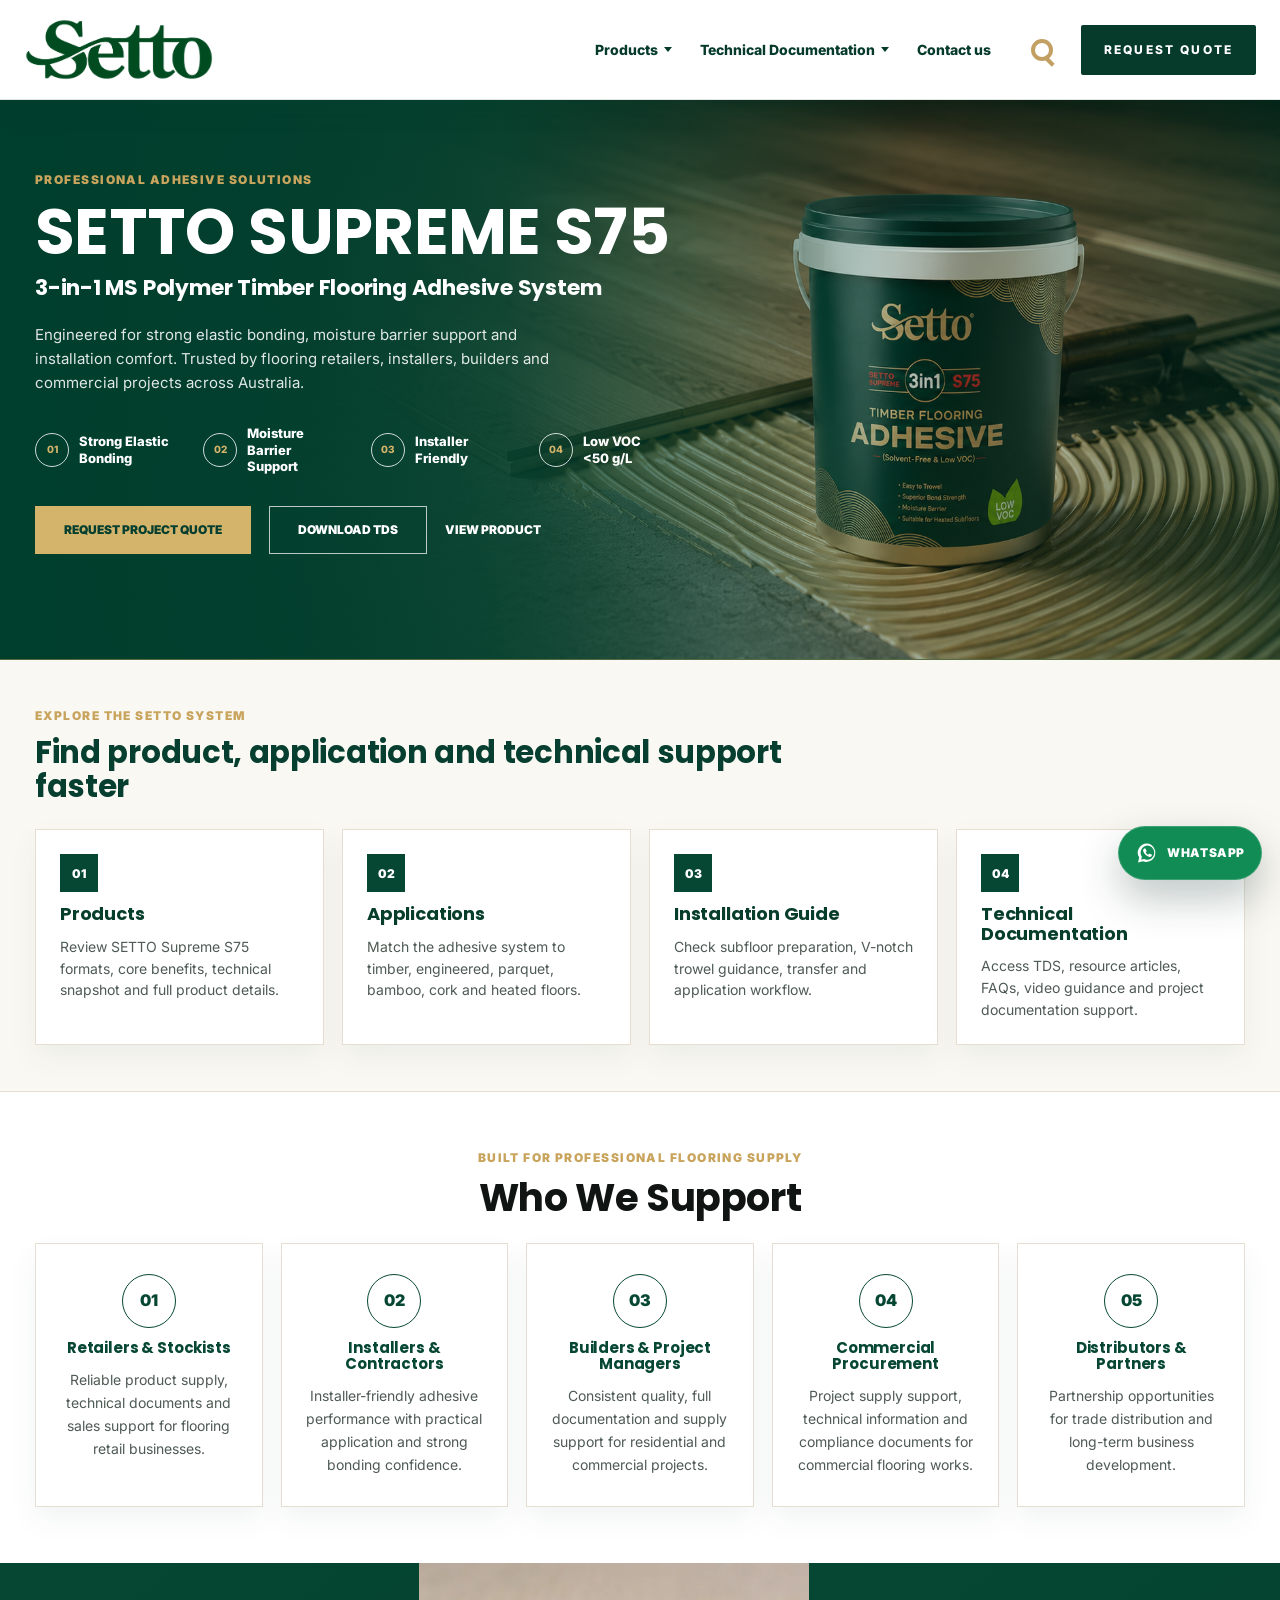
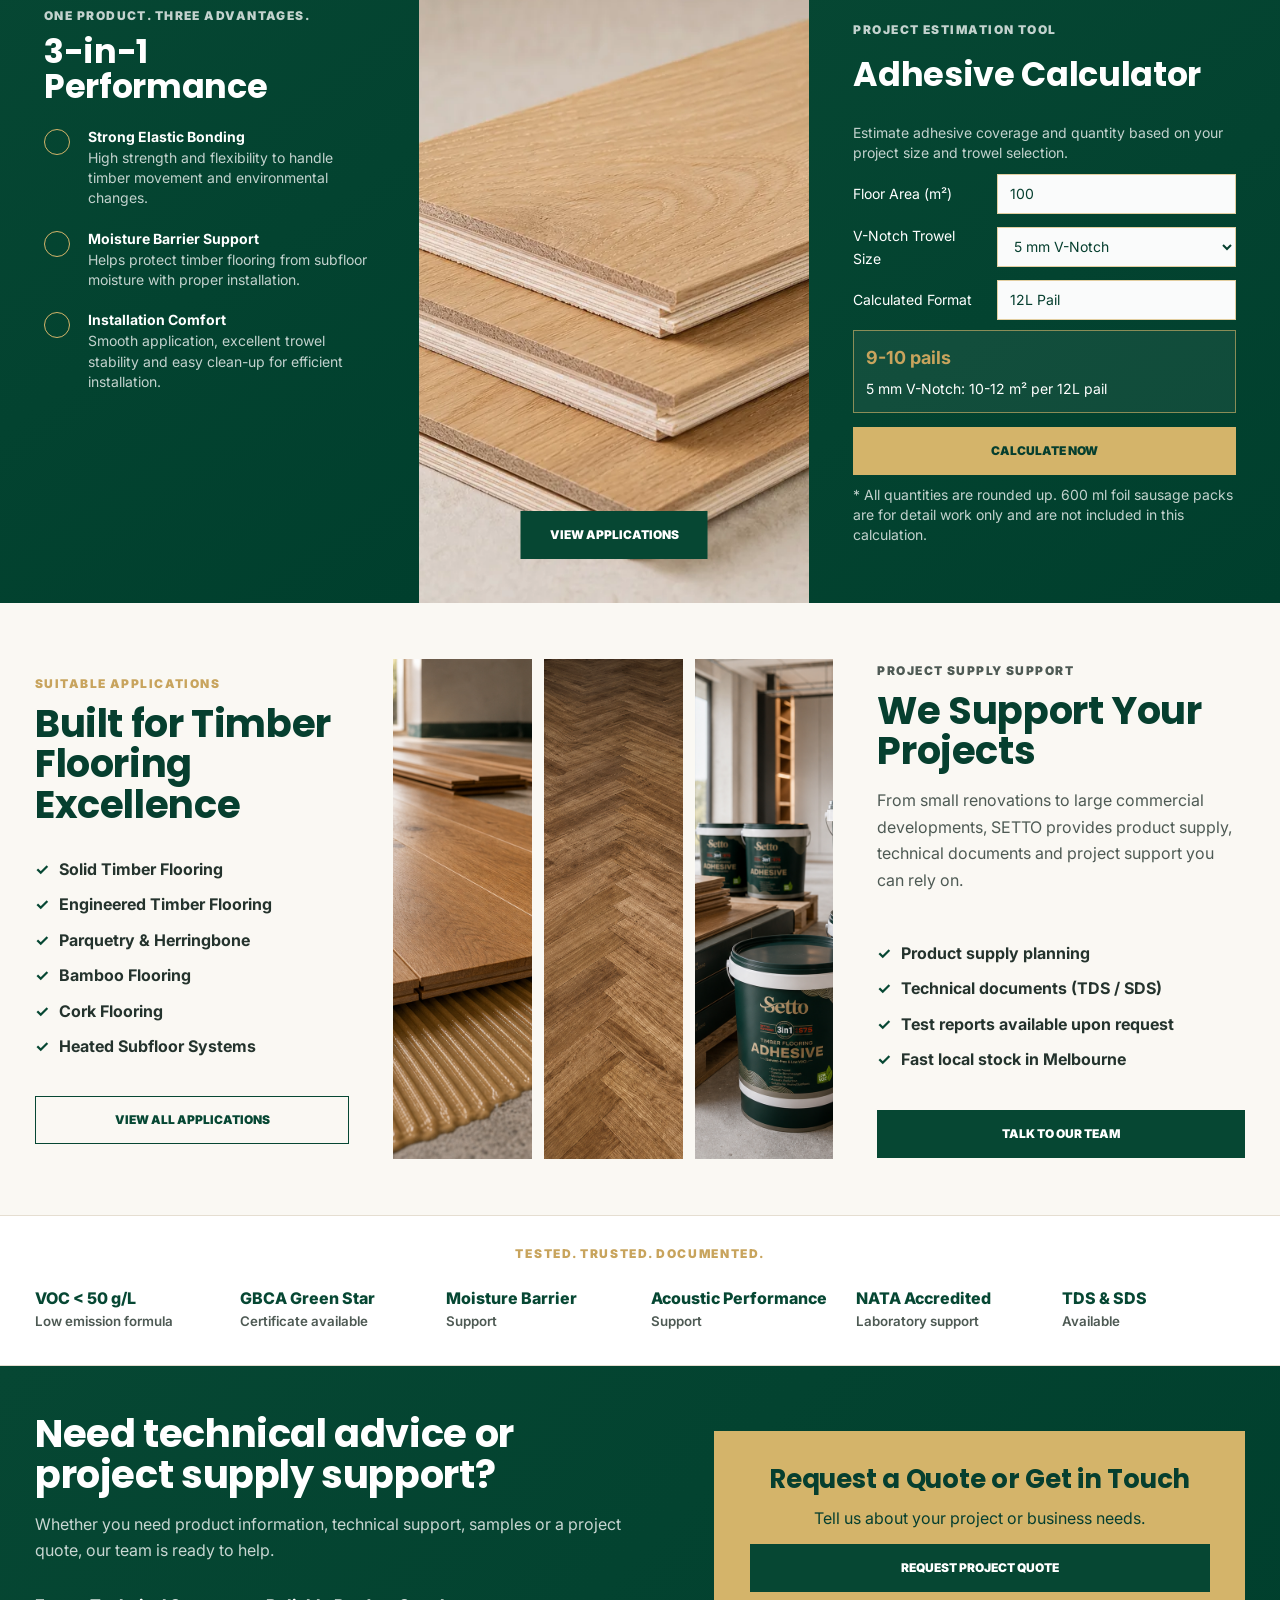
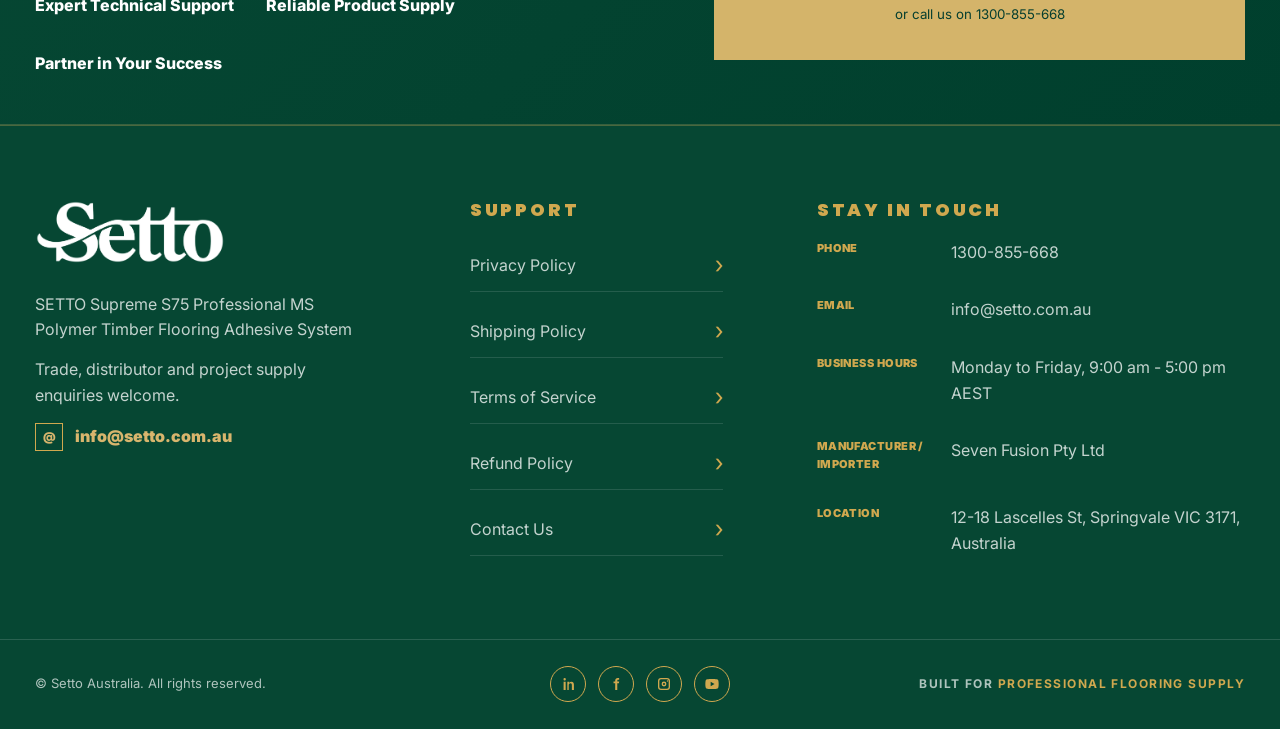
<file: index.html>
﻿<!DOCTYPE html>
<html lang="en">
<head>
    <meta charset="UTF-8">
    <meta name="viewport" content="width=device-width, initial-scale=1.0">
    <meta name="description" content="Setto Supreme S75 is a professional MS polymer timber flooring adhesive system for distributors, installers and project teams.">
    <title>Setto Supreme S75 | Professional Timber Flooring Adhesive</title>
    <link rel="preload" as="image" href="/assets/generated/setto-v11/installation-step-02-apply-adhesive-vnotch-adhesive-color.png">
    <link rel="preconnect" href="https://fonts.googleapis.com">
    <link rel="preconnect" href="https://fonts.gstatic.com" crossorigin>
    <link href="https://fonts.googleapis.com/css2?family=Inter:wght@400;500;600;700;800;900&family=Poppins:wght@600;700;800;900&display=swap" rel="stylesheet">
    <link rel="stylesheet" href="style.css?v=site-unity-v1-footer-v2">
</head>
<body class="homey-replica reference-home">
    <header class="site-header" data-site-header></header>

    <main class="ref-home-main">
        <section class="ref-hero" id="home">
            <img class="ref-hero-bg" src="/assets/generated/setto-v16/homepage-hero-reference.png" alt="SETTO Supreme S75 adhesive installation hero background" width="2048" height="858">
            <div class="ref-hero-shade"></div>
            <div class="ref-container ref-hero-grid">
                <div class="ref-hero-copy">
                    <p class="ref-kicker">Professional Adhesive Solutions</p>
                    <h1>SETTO Supreme S75</h1>
                    <h2>3-in-1 MS Polymer Timber Flooring Adhesive System</h2>
                    <p class="ref-lead">Engineered for strong elastic bonding, moisture barrier support and installation comfort. Trusted by flooring retailers, installers, builders and commercial projects across Australia.</p>
                    <div class="ref-benefits" aria-label="Product benefits">
                        <span><i>01</i>Strong Elastic<br>Bonding</span>
                        <span><i>02</i>Moisture Barrier<br>Support</span>
                        <span><i>03</i>Installer<br>Friendly</span>
                        <span><i>04</i>Low VOC<br>&lt;50 g/L</span>
                    </div>
                    <div class="ref-hero-actions">
                        <a class="ref-btn ref-btn-gold" href="/contact.html#inquiry">Request Project Quote</a>
                        <a class="ref-btn ref-btn-outline" href="/assets/docs/setto-s75-tds.pdf" data-tds-link>Download TDS</a>
                        <a class="ref-text-link" href="/product.html">View Product</a>
                    </div>
                </div>
            </div>
        </section>

        <section class="ref-section ref-site-map-section" aria-label="Setto site pathways">
            <div class="ref-container">
                <div class="ref-section-head">
                    <p class="ref-kicker">Explore the SETTO System</p>
                    <h2>Find product, application and technical support faster</h2>
                </div>
                <div class="ref-site-map-grid">
                    <a href="/product.html">
                        <span>01</span>
                        <h3>Products</h3>
                        <p>Review SETTO Supreme S75 formats, core benefits, technical snapshot and full product details.</p>
                    </a>
                    <a href="/applications.html">
                        <span>02</span>
                        <h3>Applications</h3>
                        <p>Match the adhesive system to timber, engineered, parquet, bamboo, cork and heated floors.</p>
                    </a>
                    <a href="/installation.html">
                        <span>03</span>
                        <h3>Installation Guide</h3>
                        <p>Check subfloor preparation, V-notch trowel guidance, transfer and application workflow.</p>
                    </a>
                    <a href="/blog.html">
                        <span>04</span>
                        <h3>Technical Documentation</h3>
                        <p>Access TDS, resource articles, FAQs, video guidance and project documentation support.</p>
                    </a>
                </div>
            </div>
        </section>

        <section class="ref-section ref-serve-section">
            <div class="ref-container">
                <div class="ref-section-head ref-center">
                    <p class="ref-kicker">Built for Professional Flooring Supply</p>
                    <h2>Who We Support</h2>
                </div>
                <div class="ref-serve-grid">
                    <article><span>01</span><h3>Retailers & Stockists</h3><p>Reliable product supply, technical documents and sales support for flooring retail businesses.</p></article>
                    <article><span>02</span><h3>Installers & Contractors</h3><p>Installer-friendly adhesive performance with practical application and strong bonding confidence.</p></article>
                    <article><span>03</span><h3>Builders & Project Managers</h3><p>Consistent quality, full documentation and supply support for residential and commercial projects.</p></article>
                    <article><span>04</span><h3>Commercial Procurement</h3><p>Project supply support, technical information and compliance documents for commercial flooring works.</p></article>
                    <article><span>05</span><h3>Distributors & Partners</h3><p>Partnership opportunities for trade distribution and long-term business development.</p></article>
                </div>
            </div>
        </section>

        <section class="ref-performance" id="product-system">
            <div class="ref-panel ref-dark-panel">
                <p class="ref-kicker">One Product. Three Advantages.</p>
                <h2>3-in-1 Performance</h2>
                <div class="ref-feature-list">
                    <article><b>Strong Elastic Bonding</b><span>High strength and flexibility to handle timber movement and environmental changes.</span></article>
                    <article><b>Moisture Barrier Support</b><span>Helps protect timber flooring from subfloor moisture with proper installation.</span></article>
                    <article><b>Installation Comfort</b><span>Smooth application, excellent trowel stability and easy clean-up for efficient installation.</span></article>
                </div>
            </div>
            <div class="ref-image-panel">
                <img src="/assets/generated/setto-v15/installation-floor-run.png" data-image-key="engineeredTimber" alt="Installed timber flooring project" loading="lazy" width="1122" height="1402">
                <a class="ref-btn ref-btn-dark" href="/applications.html">View Applications</a>
            </div>
            <div class="ref-panel ref-dark-panel ref-calc" data-adhesive-calculator>
                <p class="ref-kicker">Project Estimation Tool</p>
                <h2>Adhesive Calculator</h2>
                <p>Estimate adhesive coverage and quantity based on your project size and trowel selection.</p>
                <label><span>Floor Area (m²)</span><input type="number" min="0" step="0.1" value="100" data-calc-area></label>
                <label><span>V-Notch Trowel Size</span><select data-calc-trowel><option value="3 mm V-Notch">3 mm V-Notch</option><option value="4 mm V-Notch">4 mm V-Notch</option><option value="5 mm V-Notch" selected>5 mm V-Notch</option><option value="6 mm V-Notch">6 mm V-Notch</option></select></label>
                <label><span>Calculated Format</span><input type="text" value="12L Pail" readonly></label>
                <div class="ref-calc-result"><strong data-calc-pails>-</strong><span data-calc-range>Select an area and trowel size.</span></div>
                <button class="ref-btn ref-btn-gold" type="button" data-calc-submit>Calculate Now</button>
                <p class="ref-fineprint" data-calc-note>* 600 ml foil sausage packs are for detail work only and are not included in this calculation.</p>
            </div>
        </section>

        <section class="ref-section ref-app-supply">
            <div class="ref-container ref-app-grid">
                <div class="ref-app-copy">
                    <p class="ref-kicker">Suitable Applications</p>
                    <h2>Built for Timber Flooring Excellence</h2>
                    <ul>
                        <li>Solid Timber Flooring</li>
                        <li>Engineered Timber Flooring</li>
                        <li>Parquetry & Herringbone</li>
                        <li>Bamboo Flooring</li>
                        <li>Cork Flooring</li>
                        <li>Heated Subfloor Systems</li>
                    </ul>
                    <a class="ref-btn ref-btn-line" href="/applications.html">View All Applications</a>
                </div>
                <div class="ref-app-images">
                    <img src="/assets/generated/setto-v2/solid-timber-application-card.png" alt="Solid timber flooring" loading="lazy" width="700" height="480">
                    <img src="/assets/generated/setto-v16/herringbone-floor-application.png" alt="Herringbone timber flooring application" loading="lazy" width="864" height="1792">
                    <img src="/assets/generated/setto-v2/commercial-project-supply-card.png" alt="Commercial timber flooring project" loading="lazy" width="700" height="480">
                </div>
                <div class="ref-supply-copy">
                    <p class="ref-kicker">Project Supply Support</p>
                    <h2>We Support Your Projects</h2>
                    <p>From small renovations to large commercial developments, SETTO provides product supply, technical documents and project support you can rely on.</p>
                    <ul>
                        <li>Product supply planning</li>
                        <li>Technical documents (TDS / SDS)</li>
                        <li>Test reports available upon request</li>
                        <li>Fast local stock in Melbourne</li>
                    </ul>
                    <a class="ref-btn ref-btn-dark" href="/contact.html#inquiry">Talk To Our Team</a>
                </div>
            </div>
        </section>

        <section class="ref-trust-strip">
            <div class="ref-container">
                <p>Tested. Trusted. Documented.</p>
                <div>
                    <span>VOC &lt; 50 g/L<br><small>Low emission formula</small></span>
                    <span>GBCA Green Star<br><small>Certificate available</small></span>
                    <span>Moisture Barrier<br><small>Support</small></span>
                    <span>Acoustic Performance<br><small>Support</small></span>
                    <span>NATA Accredited<br><small>Laboratory support</small></span>
                    <span>TDS & SDS<br><small>Available</small></span>
                </div>
            </div>
        </section>

        <section class="ref-bottom-cta" id="contact">
            <div class="ref-container ref-bottom-grid">
                <div>
                    <h2>Need technical advice or project supply support?</h2>
                    <p>Whether you need product information, technical support, samples or a project quote, our team is ready to help.</p>
                    <div class="ref-mini-benefits"><span>Expert Technical Support</span><span>Reliable Product Supply</span><span>Partner in Your Success</span></div>
                </div>
                <div class="ref-quote-card">
                    <h3>Request a Quote or Get in Touch</h3>
                    <p>Tell us about your project or business needs.</p>
                    <a class="ref-btn ref-btn-dark" href="/contact.html#inquiry">Request Project Quote</a>
                    <small>or call us on 1300-855-668</small>
                </div>
            </div>
        </section>
    </main>

    <footer id="site-footer" class="site-footer" data-site-footer></footer>
    <div class="replica-float-actions" aria-label="Quick contact actions">
        <a href="mailto:info@setto.com.au" aria-label="Email Setto">M</a>
        <a href="/contact.html#inquiry" aria-label="Open inquiry form">Q</a>
    </div>

    <div class="replica-modal" data-modal="video" aria-hidden="true">
        <div class="modal-panel video-modal" role="dialog" aria-modal="true" aria-label="Installation video">
            <button class="modal-close" type="button" data-close-modal aria-label="Close modal">&times;</button>
            <div class="video-placeholder">
                <strong>SETTO Supreme S75 Installation Guide</strong>
                <p>Use a 5-6 mm V-notch trowel at 45 degrees for controlled adhesive ridges. Final usage depends on substrate condition, transfer target and installation method.</p>
            </div>
        </div>
    </div>
    <div class="replica-modal" data-modal="certificate" aria-hidden="true">
        <div class="modal-panel" role="dialog" aria-modal="true" aria-label="Technical document">
            <button class="modal-close" type="button" data-close-modal aria-label="Close modal">&times;</button>
            <h2>Technical documentation</h2>
            <p>Download the Setto Supreme S75 technical data sheet for product specifications and application guidance.</p>
            <a class="replica-btn red" href="/assets/docs/setto-s75-tds.pdf" data-tds-link>Download TDS</a>
        </div>
    </div>
    <div class="toast" data-toast role="status" aria-live="polite"></div>

    <script src="/assets/data/siteContent.js?v=600ml-v1"></script>
    <script src="main.js?v=footer-replica-v1"></script>
</body>
</html>
</file>
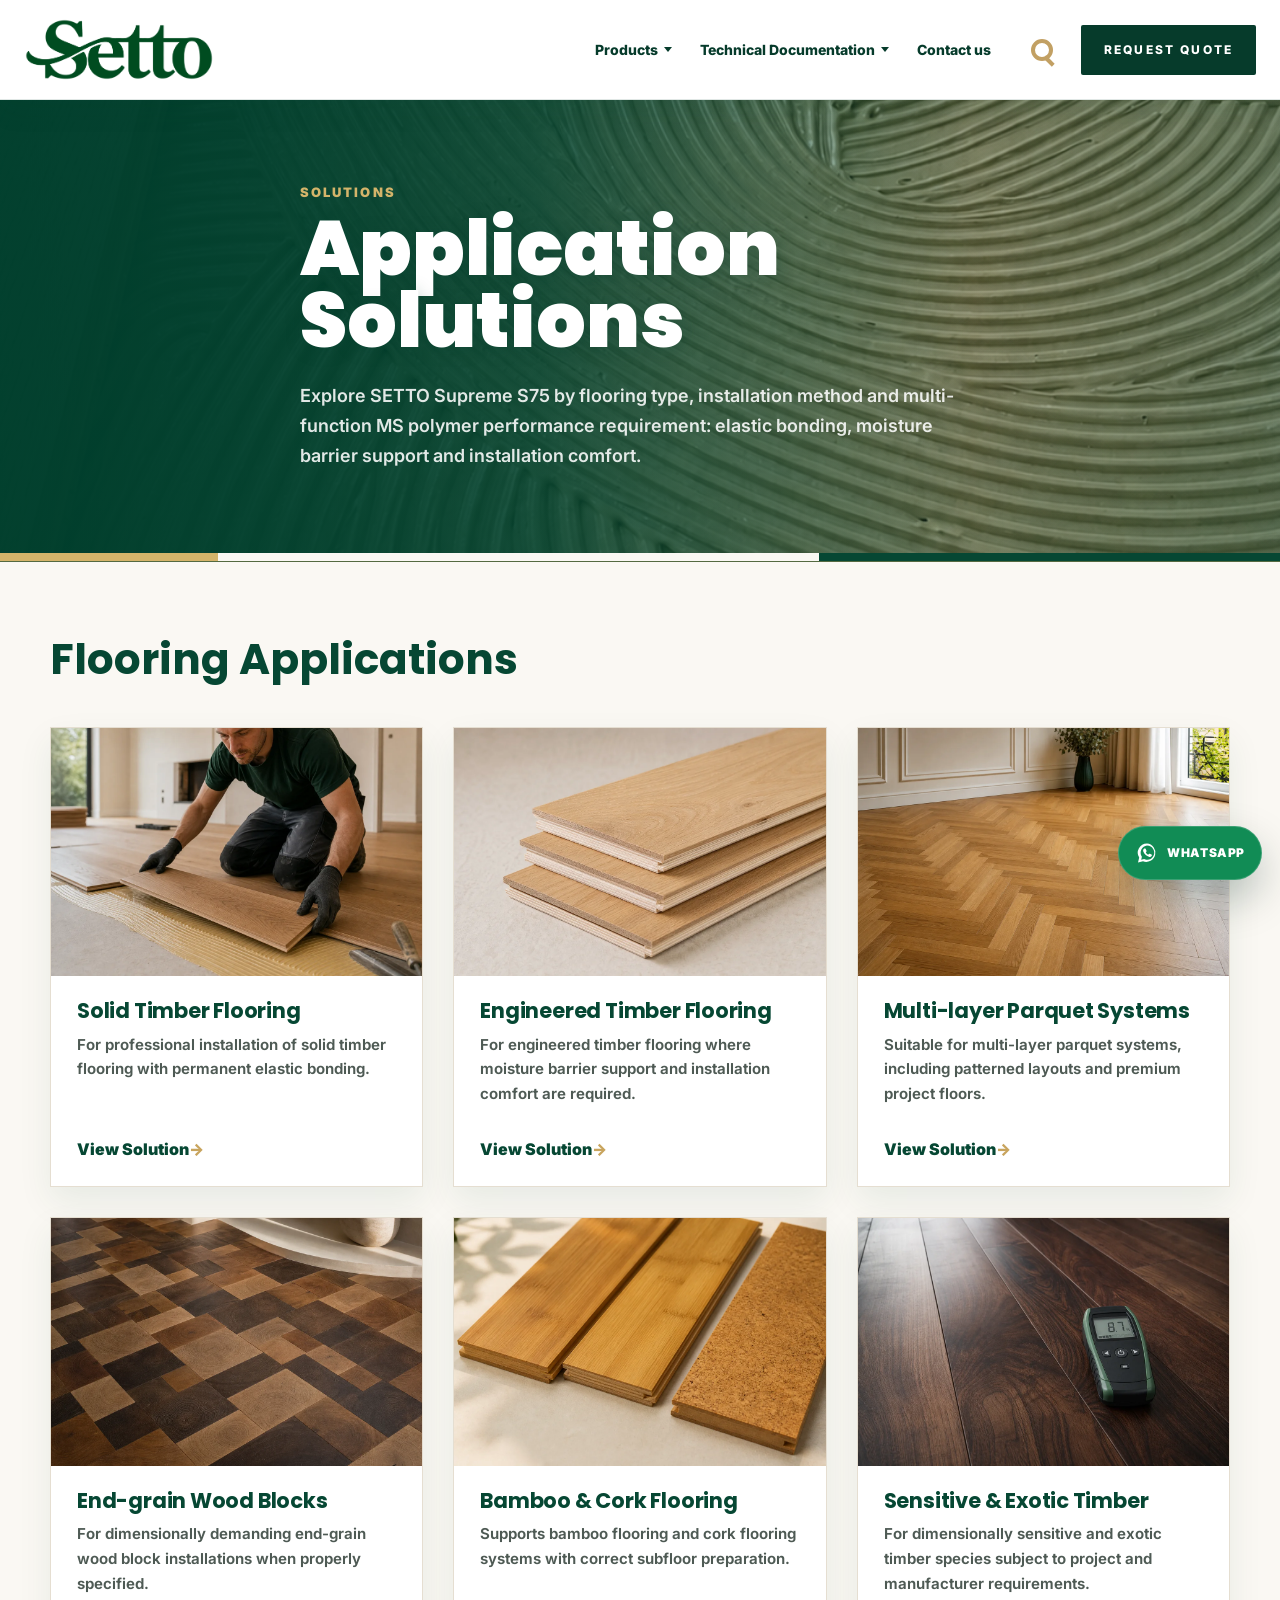
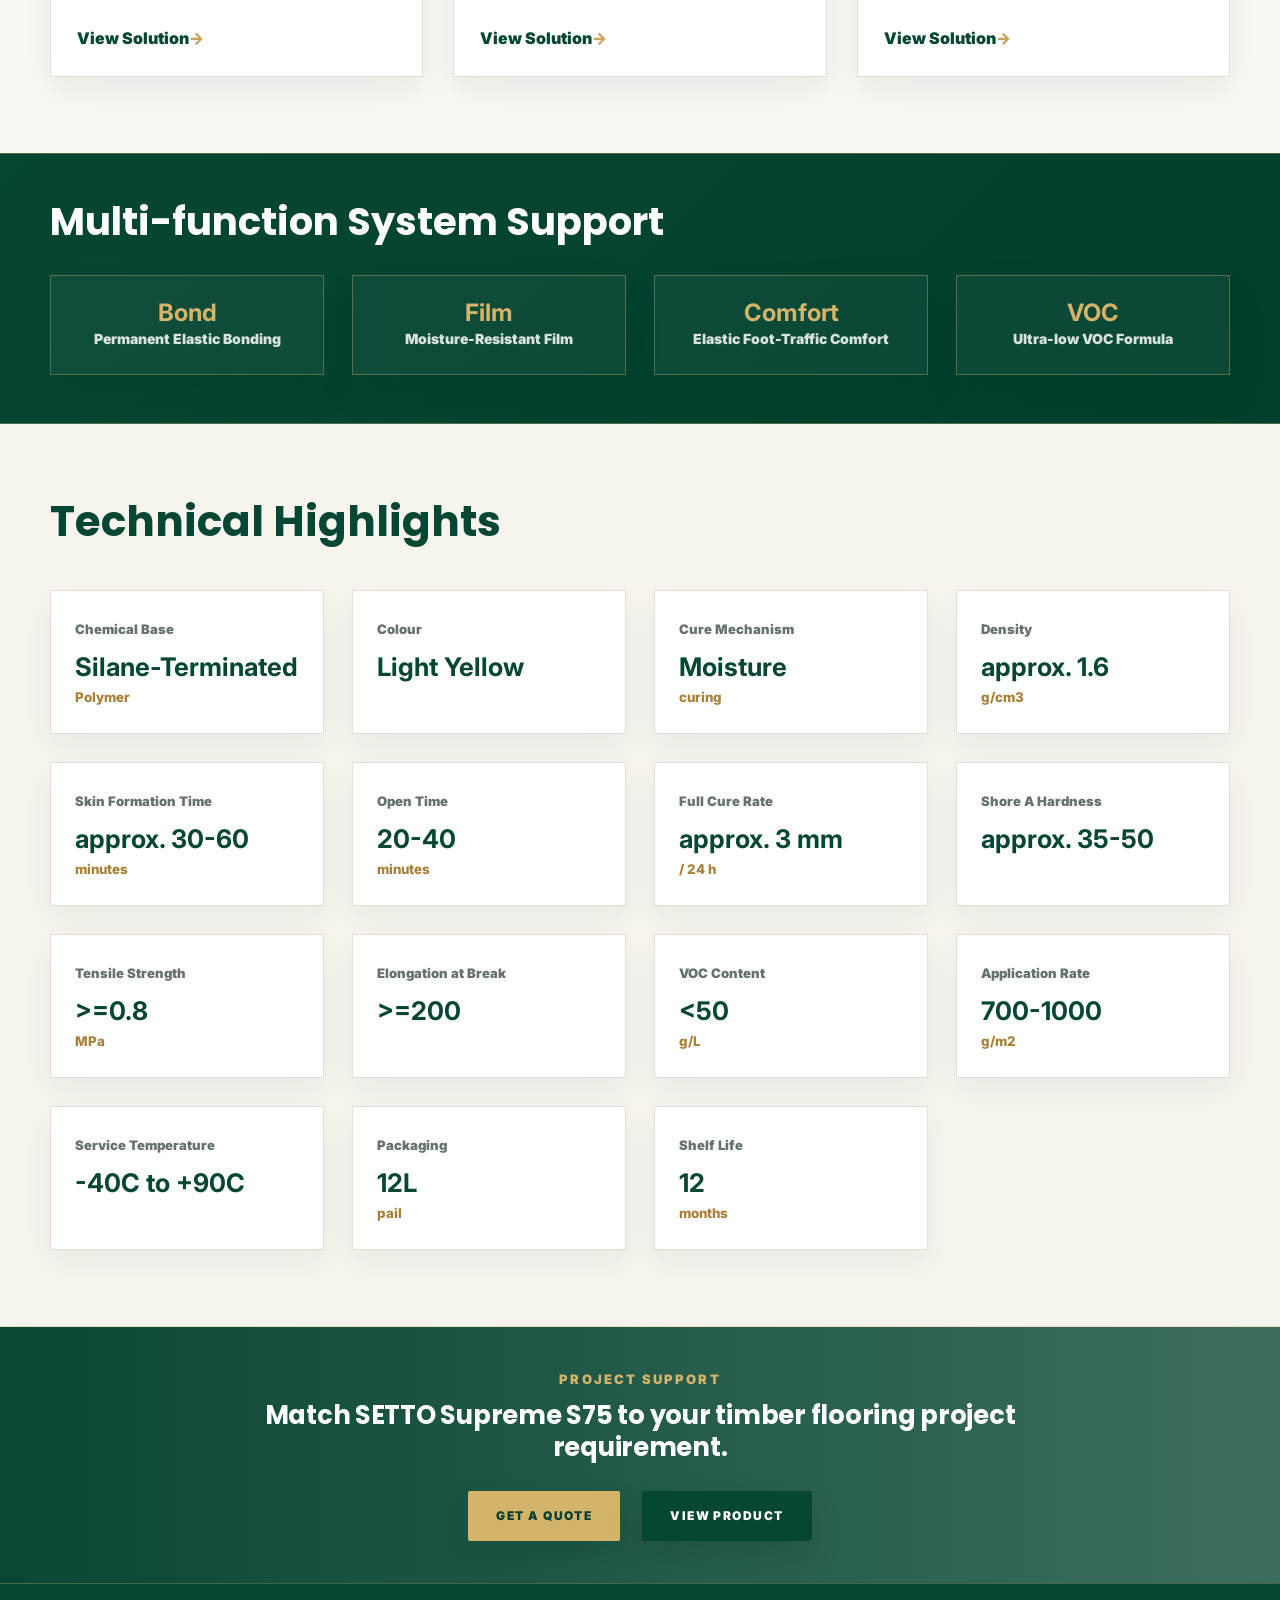
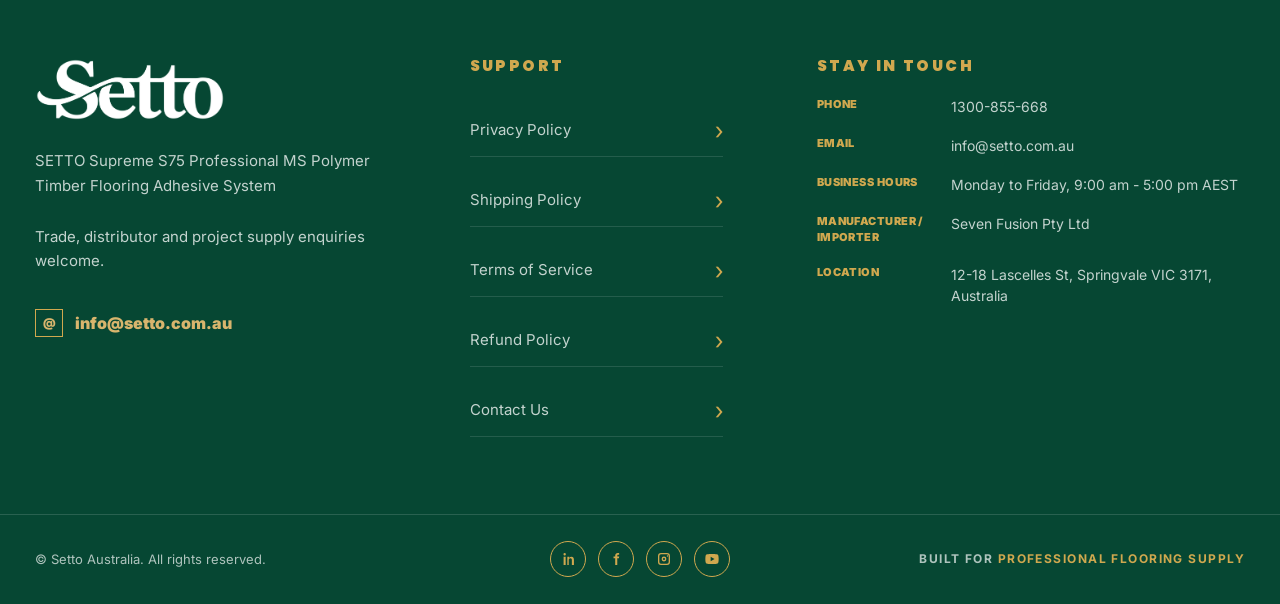
<file: applications.html>
﻿<!DOCTYPE html>
<html lang="en">
<head>
    <meta charset="UTF-8">
    <meta name="viewport" content="width=device-width, initial-scale=1.0">
    <meta name="description" content="Application solutions for SETTO Supreme S75 across solid timber, engineered timber, parquet, bamboo, cork and exotic timber flooring systems.">
    <title>SETTO Supreme S75 Application Solutions</title>
    <link rel="preconnect" href="https://fonts.googleapis.com">
    <link rel="preconnect" href="https://fonts.gstatic.com" crossorigin>
    <link href="https://fonts.googleapis.com/css2?family=Inter:wght@400;500;600;700;800;900&family=Poppins:wght@600;700;800;900&display=swap" rel="stylesheet">
    <link rel="stylesheet" href="style.css?v=site-unity-v1-footer-v2">
</head>
<body class="homey-replica applications-page">
    <header class="site-header" data-site-header></header>

    <main class="replica-main replica-subpage">
        <section class="replica-page-hero">
            <img src="/assets/generated/setto-v15/vnotch-board-adhesive-closeup.png" data-image-key="applyAdhesive" alt="SETTO Supreme S75 timber flooring application">
            <div class="container replica-page-hero-inner">
                <p class="red-kicker">Solutions</p>
                <h1>Application Solutions</h1>
                <p>Explore SETTO Supreme S75 by flooring type, installation method and multi-function MS polymer performance requirement: elastic bonding, moisture barrier support and installation comfort.</p>
            </div>
        </section>

        <section class="replica-section">
            <div class="container">
                <h2 class="replica-title reveal">Flooring Applications</h2>
                <div class="replica-card-grid" data-solutions></div>
            </div>
        </section>

        <section class="advantage-band">
            <div class="container">
                <h2 class="replica-title light reveal">Multi-function System Support</h2>
                <div class="advantage-grid">
                    <div class="advantage-card reveal"><strong>Bond</strong><span>Permanent Elastic Bonding</span></div>
                    <div class="advantage-card reveal"><strong>Film</strong><span>Moisture-Resistant Film</span></div>
                    <div class="advantage-card reveal"><strong>Comfort</strong><span>Elastic Foot-Traffic Comfort</span></div>
                    <div class="advantage-card reveal"><strong>VOC</strong><span>Ultra-low VOC Formula</span></div>
                </div>
            </div>
        </section>

        <section class="replica-section replica-technical-block" id="technical-data">
            <div class="container">
                <h2 class="replica-title reveal">Technical Highlights</h2>
                <div class="replica-metric-grid" data-technical-highlights></div>
            </div>
        </section>

        <section class="replica-cta-band" data-bg-key="applyAdhesive">
            <div class="cta-overlay"></div>
            <div class="container cta-band-inner reveal">
                <p class="red-kicker">Project Support</p>
                <h2>Match SETTO Supreme S75 to your timber flooring project requirement.</h2>
                <div class="cta-actions">
                    <a class="replica-btn blue" href="/contact.html#inquiry">Get a Quote</a>
                    <a class="replica-btn red" href="/product.html">View Product</a>
                </div>
            </div>
        </section>
    </main>

    <footer id="site-footer" class="site-footer" data-site-footer></footer>
    <div class="float-actions" aria-label="Quick contact actions"><a href="mailto:info@setto.com.au">Email</a><a href="/contact.html#inquiry">Contact</a></div>
    <script src="/assets/data/siteContent.js?v=applications-v1"></script>
    <script src="main.js?v=footer-replica-v1"></script>
</body>
</html>
</file>
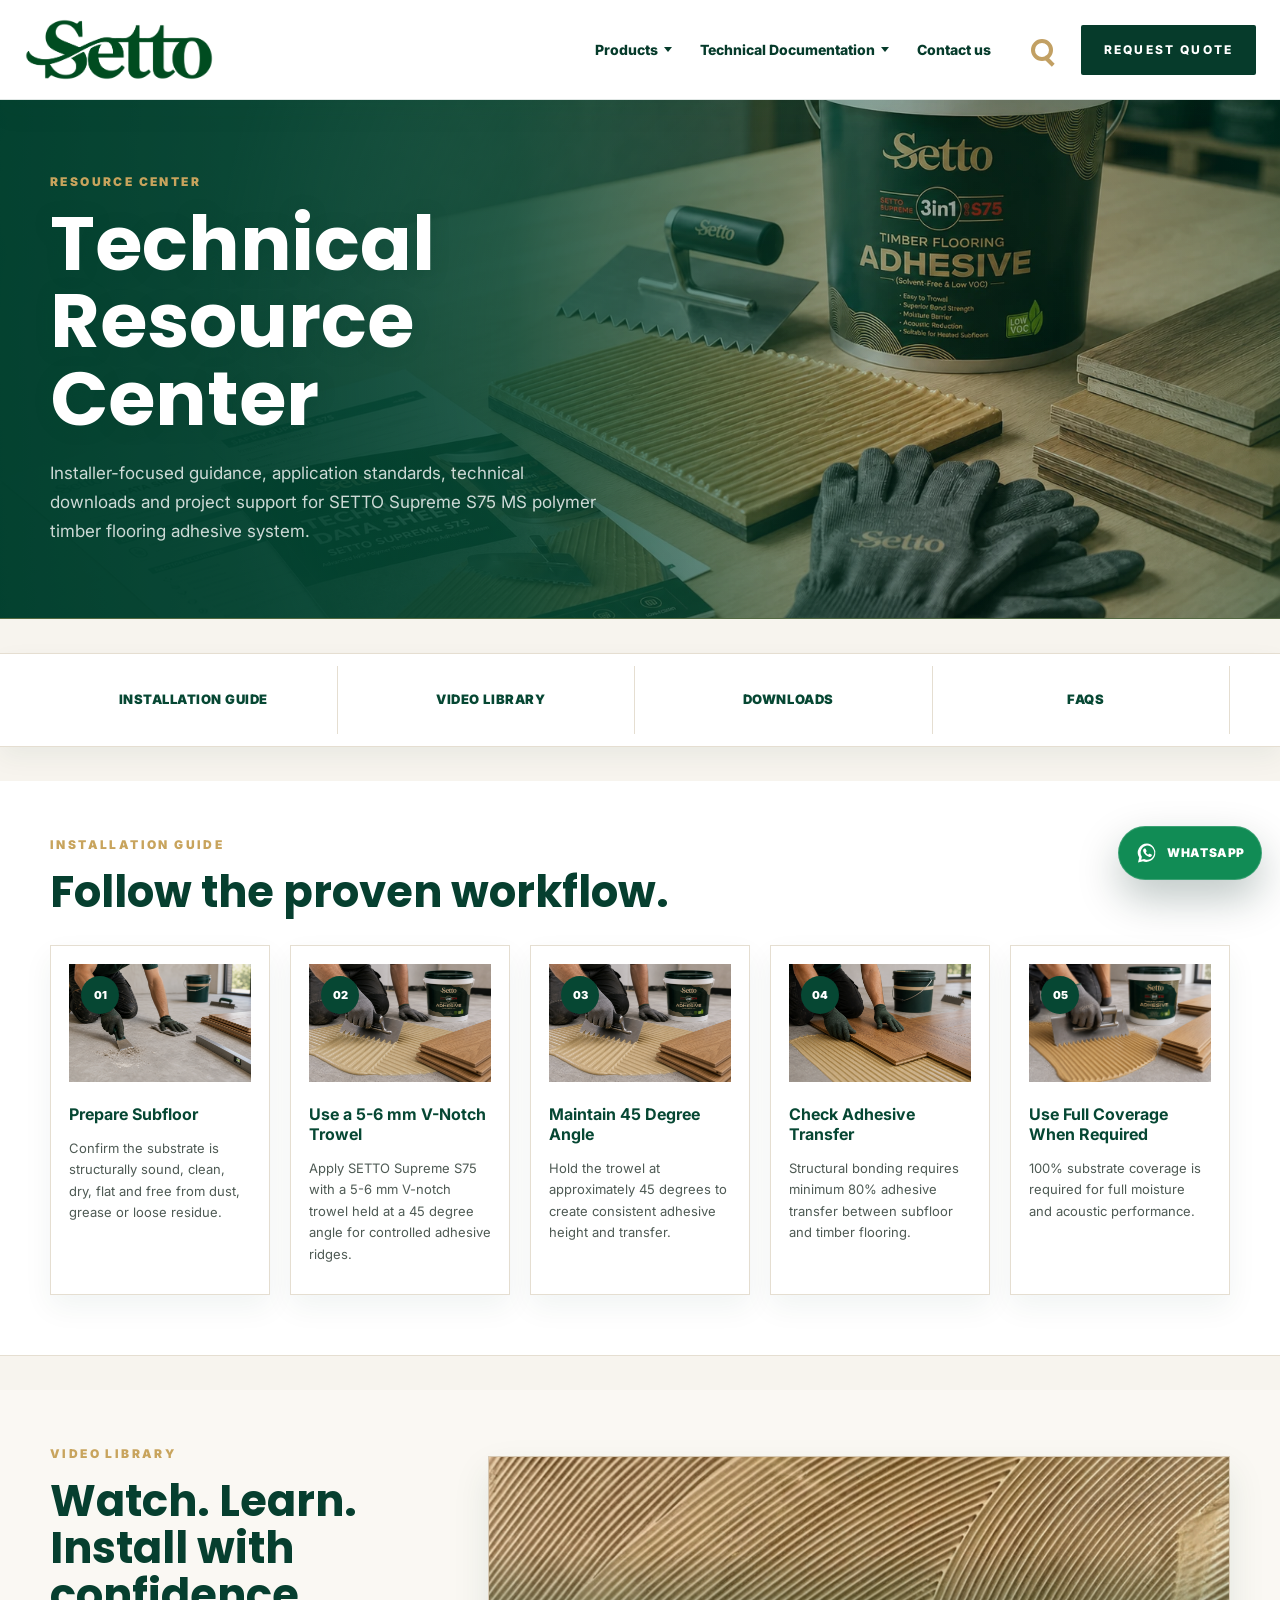
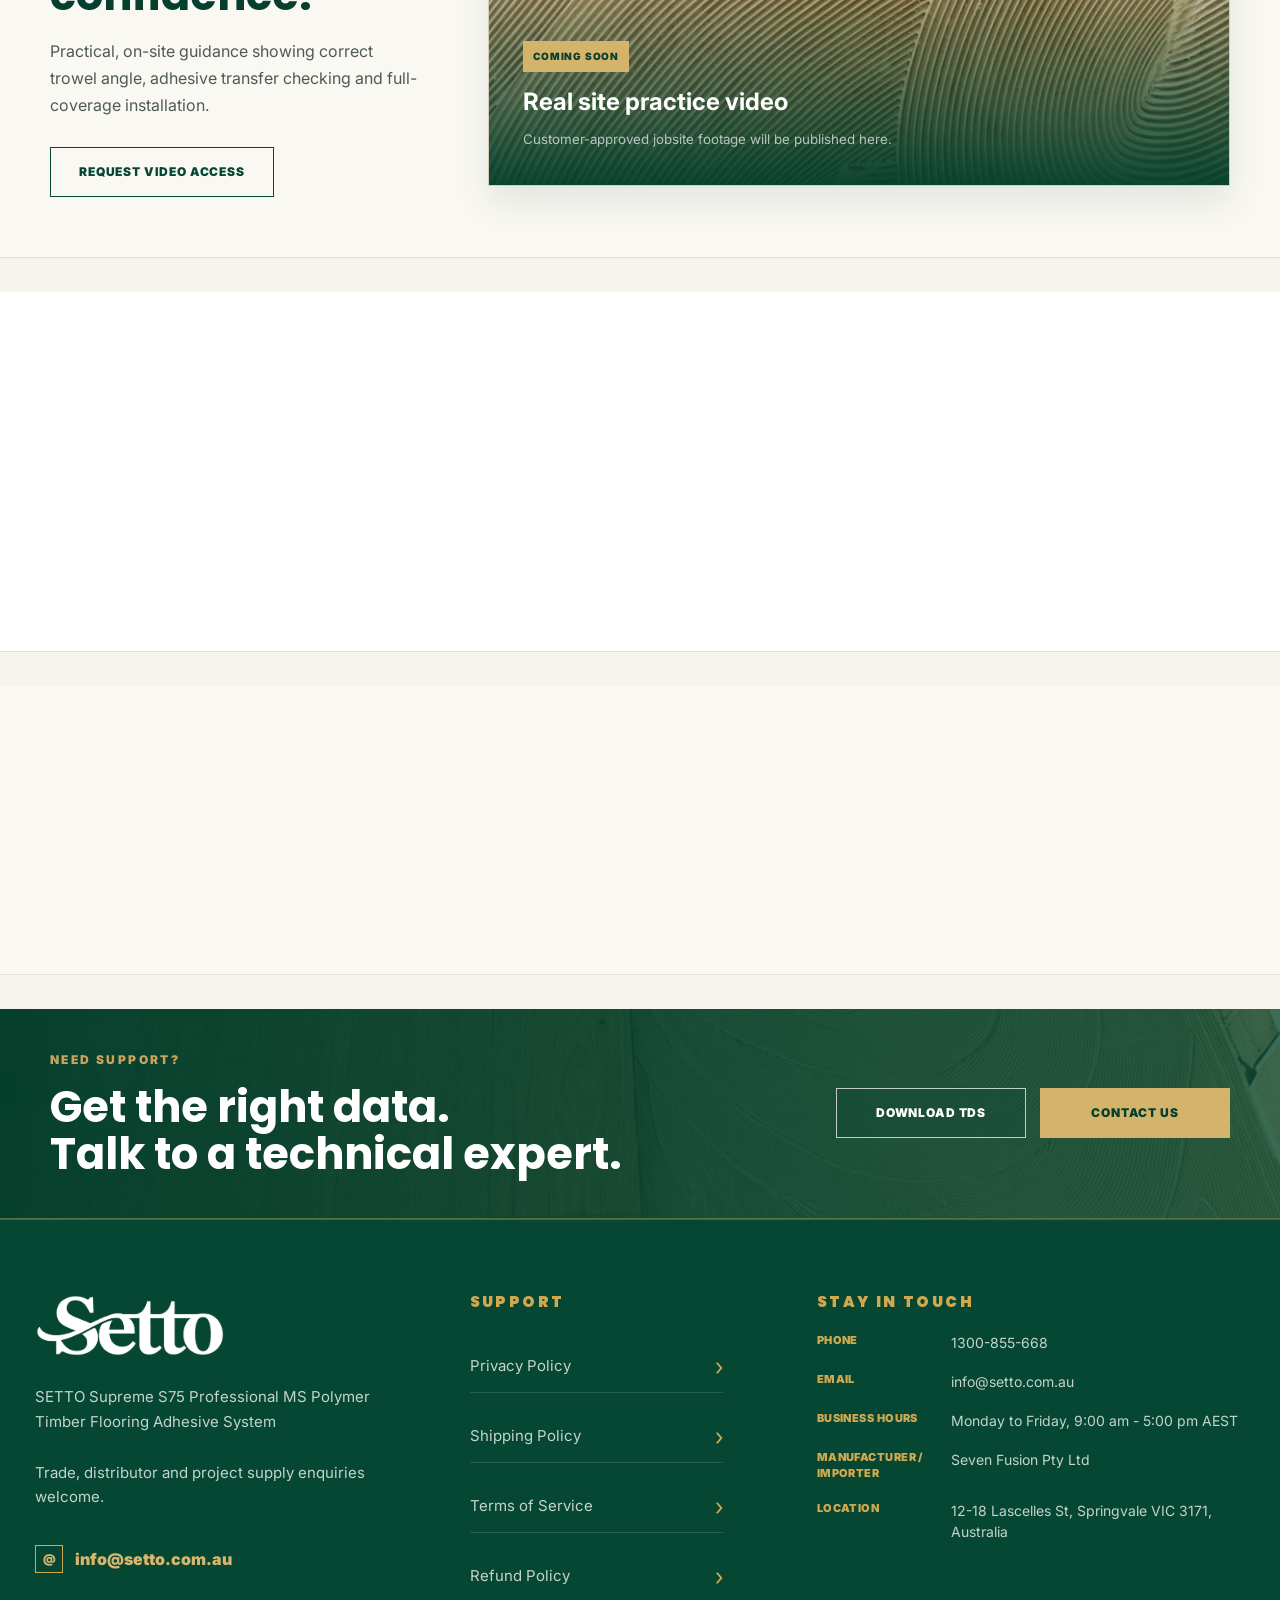
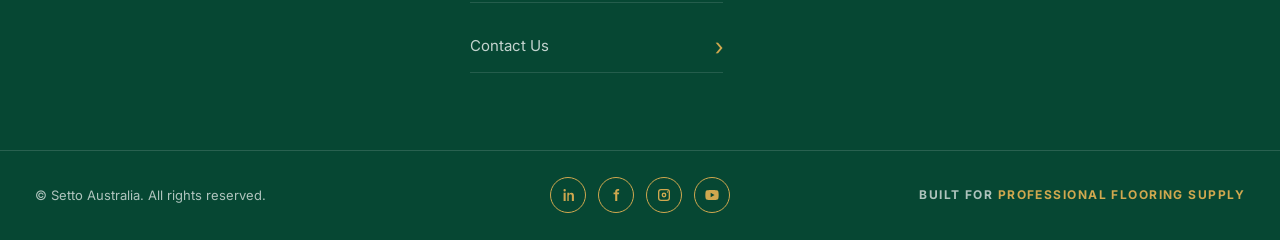
<file: blog.html>
﻿<!DOCTYPE html>
<html lang="en">
<head>
    <meta charset="UTF-8">
    <meta name="viewport" content="width=device-width, initial-scale=1.0">
    <meta name="description" content="SETTO Supreme S75 technical resource center with installation guidance, application standards, downloads and installer support.">
    <title>Technical Resource Center | Setto Australia</title>
    <link rel="preconnect" href="https://fonts.googleapis.com">
    <link rel="preconnect" href="https://fonts.gstatic.com" crossorigin>
    <link href="https://fonts.googleapis.com/css2?family=Inter:wght@400;500;600;700;800;900&family=Poppins:wght@600;700;800;900&display=swap" rel="stylesheet">
    <link rel="stylesheet" href="style.css?v=technical-replica-v2-footer-v2">
</head>
<body class="homey-replica technical-dark-page">
    <header class="site-header" data-site-header></header>

    <main class="technical-dark-main">
        <section class="technical-dark-hero">
            <img src="/assets/generated/setto-v17/resources-technical-hero-vnotch.webp" data-image-key="resourcesHero" alt="SETTO Supreme S75 technical installation resource visual">
            <div class="technical-dark-hero-shade"></div>
            <div class="container technical-dark-hero-inner">
                <p class="technical-kicker">Resource Center</p>
                <h1>Technical Resource Center</h1>
                <p>Installer-focused guidance, application standards, technical downloads and project support for SETTO Supreme S75 MS polymer timber flooring adhesive system.</p>
            </div>
        </section>

        <nav class="technical-subnav" aria-label="Resource sections">
            <div class="container resource-subnav-inner">
                <a href="#installation-guide">Installation Guide</a>
                <a href="#video-library">Video Library</a>
                <a href="#downloads">Downloads</a>
                <a href="#faqs">FAQs</a>
            </div>
        </nav>

        <section class="technical-section" id="installation-guide">
            <div class="container">
                <div class="technical-section-head reveal">
                    <p class="technical-kicker">Installation Guide</p>
                    <h2>Follow the proven workflow.</h2>
                </div>
                <div class="technical-step-grid">
                    <article class="technical-step-card reveal">
                        <img src="/assets/generated/setto-v3/installation-step-01-prepare-subfloor.png" alt="Prepare a clean, sound subfloor" loading="lazy">
                        <span>01</span>
                        <strong>Prepare Subfloor</strong>
                        <p>Confirm the substrate is structurally sound, clean, dry, flat and free from dust, grease or loose residue.</p>
                    </article>
                    <article class="technical-step-card reveal">
                        <img src="/assets/generated/setto-v11/installation-step-02-apply-adhesive-vnotch-adhesive-color.png" alt="Apply adhesive with a V-notch trowel" loading="lazy">
                        <span>02</span>
                        <strong>Use a 5-6 mm V-Notch Trowel</strong>
                        <p>Apply SETTO Supreme S75 with a 5-6 mm V-notch trowel held at a 45 degree angle for controlled adhesive ridges.</p>
                    </article>
                    <article class="technical-step-card reveal">
                        <img src="/assets/generated/setto-v9/installation-step-02-apply-adhesive-vnotch.png" alt="Maintain a consistent trowel angle" loading="lazy">
                        <span>03</span>
                        <strong>Maintain 45 Degree Angle</strong>
                        <p>Hold the trowel at approximately 45 degrees to create consistent adhesive height and transfer.</p>
                    </article>
                    <article class="technical-step-card reveal">
                        <img src="/assets/generated/setto-v3/installation-step-03-install-flooring.png" alt="Check adhesive transfer beneath timber flooring" loading="lazy">
                        <span>04</span>
                        <strong>Check Adhesive Transfer</strong>
                        <p>Structural bonding requires minimum 80% adhesive transfer between subfloor and timber flooring.</p>
                    </article>
                    <article class="technical-step-card reveal">
                        <img src="/assets/generated/setto-v11/full-coverage-bonding-vnotch-adhesive-color.png" alt="Full-coverage timber flooring adhesive system" loading="lazy">
                        <span>05</span>
                        <strong>Use Full Coverage When Required</strong>
                        <p>100% substrate coverage is required for full moisture and acoustic performance.</p>
                    </article>
                </div>
            </div>
        </section>

        <section class="technical-section technical-video-section" id="video-library">
            <div class="container technical-video-shell reveal">
                <div class="technical-video-copy">
                    <p class="technical-kicker">Video Library</p>
                    <h2>Watch. Learn.<br>Install with confidence.</h2>
                    <p>Practical, on-site guidance showing correct trowel angle, adhesive transfer checking and full-coverage installation.</p>
                    <a class="technical-outline-btn" href="/contact.html#inquiry">Request Video Access</a>
                </div>
                <div class="technical-video-card" aria-label="Real site practice video coming soon">
                    <img src="/assets/generated/setto-v13/real-adhesive-ridges-closeup-landscape.png" alt="Professional adhesive application ridges" loading="lazy">
                    <span class="technical-video-status">Coming Soon</span>
                    <strong>Real site practice video</strong>
                    <small>Customer-approved jobsite footage will be published here.</small>
                </div>
            </div>
        </section>

        <section class="technical-section technical-downloads" id="downloads">
            <div class="container technical-download-layout">
                <div class="technical-section-head reveal">
                    <p class="technical-kicker">Downloads</p>
                    <h2>Technical documents for project review.</h2>
                </div>
                <div class="technical-download-grid">
                    <article class="technical-download-card reveal">
                        <span>TDS</span>
                        <h3>SETTO Supreme S75 Technical Data Sheet</h3>
                        <p>Review product description, technical data, field of application, installation procedure, clean-up, packaging and safety notes.</p>
                        <a class="technical-outline-btn" href="/assets/docs/setto-s75-tds.pdf" data-tds-link>Download TDS</a>
                    </article>
                    <article class="technical-download-card reveal">
                        <span>SDS</span>
                        <h3>Safety Data Sheet</h3>
                        <p>Safety documentation can be supplied on request for project teams, distributors and professional installers.</p>
                        <a class="technical-outline-btn" href="/contact.html#inquiry">Request SDS</a>
                    </article>
                </div>
            </div>
        </section>

        <section class="technical-section technical-faq-section" id="faqs">
            <div class="container technical-faq-layout">
                <div class="technical-section-head reveal">
                    <p class="technical-kicker">FAQs</p>
                    <h2>Common installation questions.</h2>
                </div>
                <div class="technical-faq-grid">
                    <details class="technical-faq reveal"><summary>Does the flooring type change the usage estimate?</summary><p>Current estimates use the latest TDS coverage basis. Flooring type provides project context for technical support and quoting.</p></details>
                    <details class="technical-faq reveal"><summary>What trowel size is recommended for different flooring?</summary><p>Use a 5-6 mm V-notch trowel as the standard site reference, subject to substrate, flooring and the latest TDS guidance.</p></details>
                    <details class="technical-faq reveal"><summary>When should 100% coverage be used?</summary><p>Use 100% substrate coverage when full moisture and acoustic performance is required, subject to site conditions and latest TDS guidance.</p></details>
                    <details class="technical-faq reveal"><summary>How long is the open time of the adhesive?</summary><p>Open time depends on temperature, humidity and site conditions. Always work within the current TDS guidance and verify adhesive transfer.</p></details>
                </div>
            </div>
        </section>

        <section class="technical-support-cta">
            <img src="/assets/generated/setto-v15/installation-floor-run.png" alt="SETTO timber flooring installation support" loading="lazy">
            <div class="technical-support-shade"></div>
            <div class="container technical-support-inner reveal">
                <div><p class="technical-kicker">Need Support?</p><h2>Get the right data.<br>Talk to a technical expert.</h2></div>
                <div class="technical-support-actions">
                    <a class="technical-outline-btn" href="#" data-tds-link>Download TDS</a>
                    <a class="technical-gold-btn" href="/contact.html#inquiry">Contact Us</a>
                </div>
            </div>
        </section>
    </main>

    <footer id="site-footer" class="site-footer" data-site-footer></footer>
    <div class="float-actions" aria-label="Quick contact actions"><a href="mailto:info@setto.com.au">Email</a><a href="/contact.html#inquiry">Contact</a></div>
    <script src="/assets/data/siteContent.js?v=resources-vnotch-v1"></script>
    <script src="main.js?v=footer-replica-v1"></script>
</body>
</html>
</file>
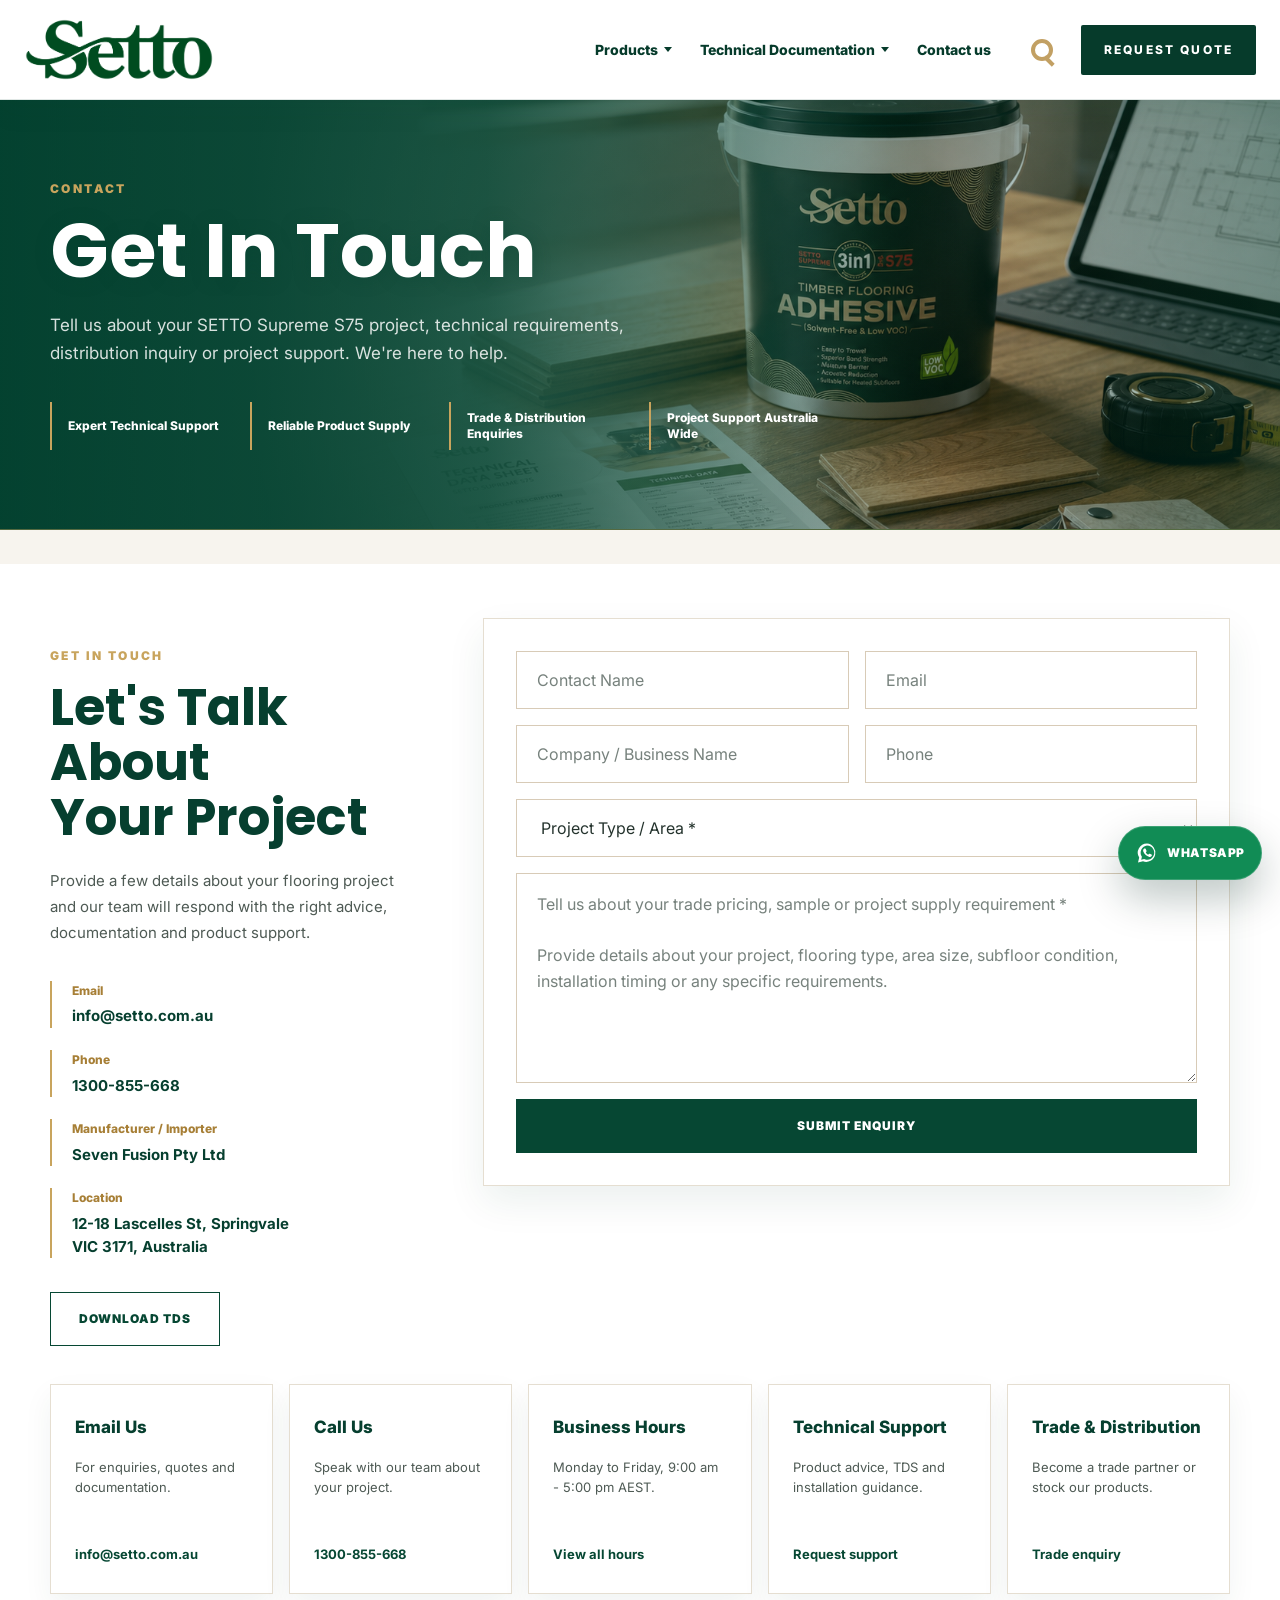
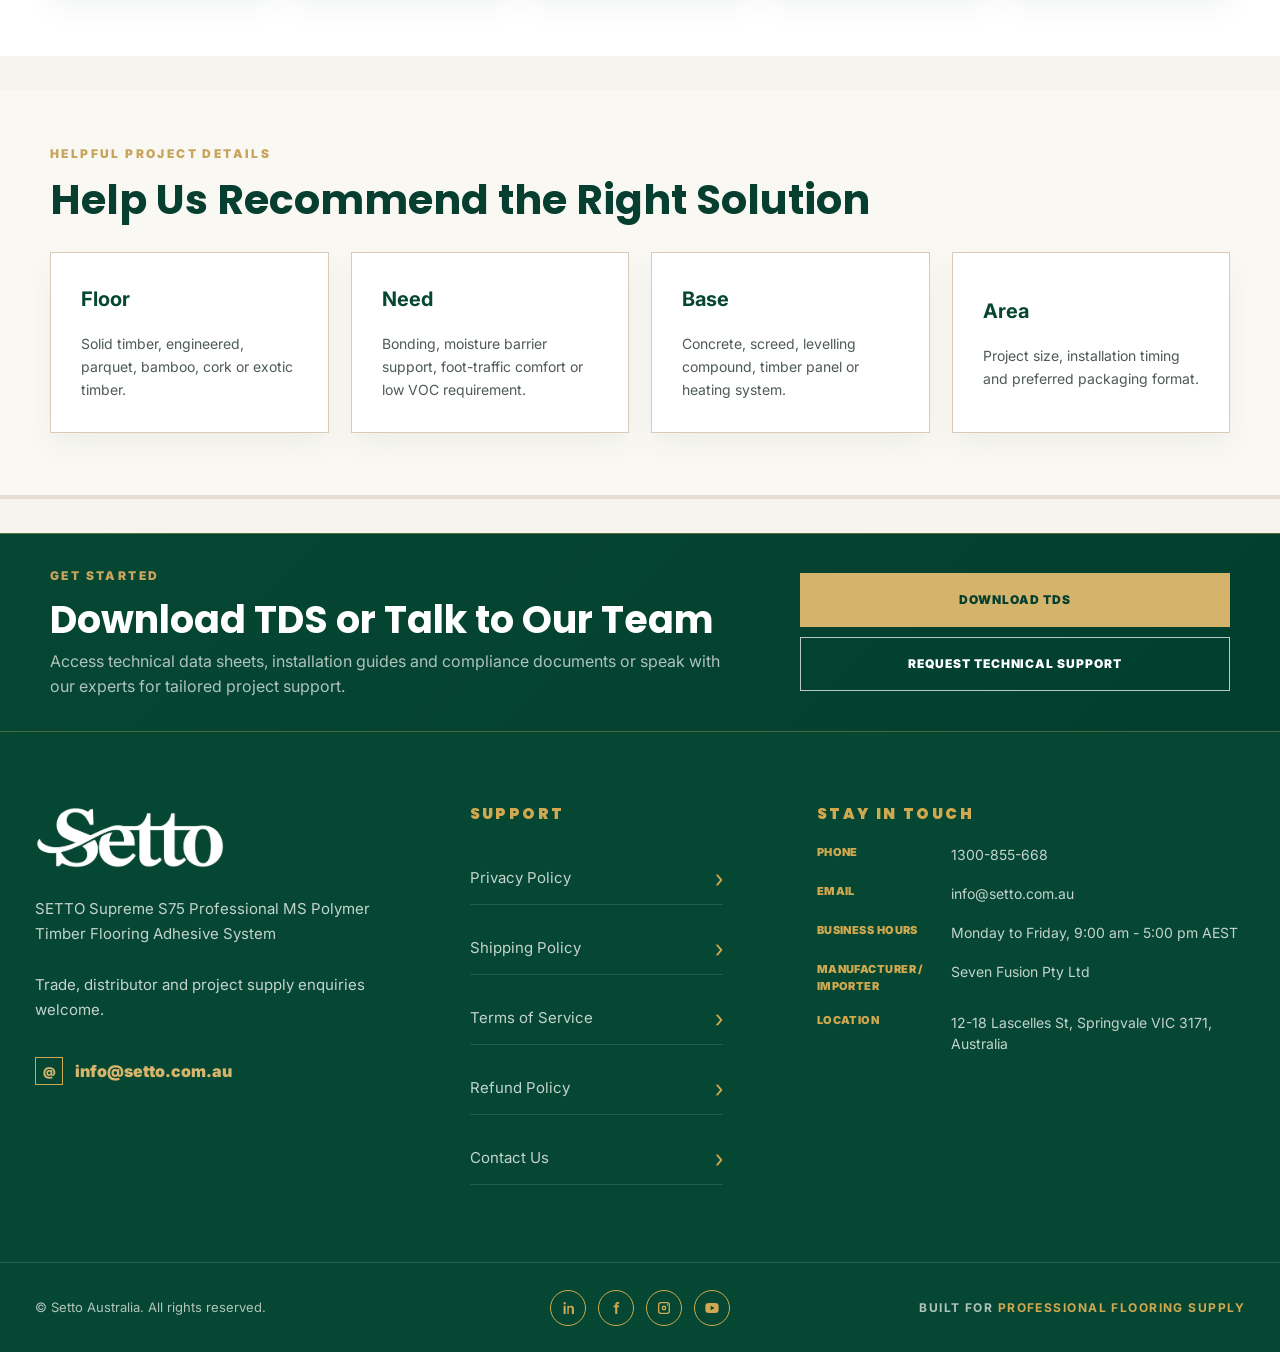
<file: contact.html>
﻿<!DOCTYPE html>
<html lang="en">
<head>
    <meta charset="UTF-8">
    <meta name="viewport" content="width=device-width, initial-scale=1.0">
    <meta name="description" content="Contact Setto Australia for SETTO Supreme S75 MS polymer timber flooring adhesive system quotes, technical data and distribution inquiries.">
    <title>Contact Setto Australia | SETTO Supreme S75 Inquiry</title>
    <link rel="preconnect" href="https://fonts.googleapis.com">
    <link rel="preconnect" href="https://fonts.gstatic.com" crossorigin>
    <link href="https://fonts.googleapis.com/css2?family=Inter:wght@400;500;600;700;800;900&family=Poppins:wght@600;700;800;900&display=swap" rel="stylesheet">
    <link rel="stylesheet" href="style.css?v=contact-replica-v1-footer-v2">
</head>
<body class="homey-replica contact-dark-page">
    <header class="site-header" data-site-header></header>

    <main class="contact-dark-main">
        <section class="contact-dark-hero">
            <img src="/assets/generated/setto-v2/contact-support-hero.png" data-image-key="contactHero" alt="SETTO Supreme S75 product and installation system">
            <div class="contact-dark-hero-shade"></div>
            <div class="container contact-dark-hero-inner">
                <p class="contact-kicker">Contact</p>
                <h1>Get In Touch</h1>
                <p>Tell us about your SETTO Supreme S75 project, technical requirements, distribution inquiry or project support. We're here to help.</p>
                <div class="contact-hero-points" aria-label="Available support">
                    <span>Expert Technical Support</span>
                    <span>Reliable Product Supply</span>
                    <span>Trade &amp; Distribution Enquiries</span>
                    <span>Project Support Australia Wide</span>
                </div>
            </div>
        </section>

        <section class="contact-dark-section" id="inquiry">
            <div class="container contact-dark-grid">
                <div class="contact-dark-copy reveal">
                    <p class="contact-kicker">Get In Touch</p>
                    <h2>Let's Talk About<br>Your Project</h2>
                    <p>Provide a few details about your flooring project and our team will respond with the right advice, documentation and product support.</p>
                    <dl class="contact-details-list">
                        <div><dt>Email</dt><dd><a href="mailto:info@setto.com.au">info@setto.com.au</a></dd></div>
                        <div><dt>Phone</dt><dd><a href="tel:1300855668">1300-855-668</a></dd></div>
                        <div><dt>Manufacturer / Importer</dt><dd>Seven Fusion Pty Ltd</dd></div>
                        <div><dt>Location</dt><dd>12-18 Lascelles St, Springvale<br>VIC 3171, Australia</dd></div>
                    </dl>
                    <a class="contact-outline-btn" href="#" data-tds-link>Download TDS</a>
                </div>
                <form class="contact-dark-form reveal" action="https://formsubmit.co/info@setto.com.au" method="POST" data-inquiry-form>
                    <input type="hidden" name="_subject" value="SETTO Contact Inquiry">
                    <input type="hidden" name="_template" value="table">
                    <input type="hidden" name="_captcha" value="false">
                    <input type="hidden" name="_next" value="https://setto-web-design.vercel.app/contact.html?sent=1#inquiry">
                    <input type="text" name="_honey" tabindex="-1" autocomplete="off" aria-hidden="true" style="display:none">
                    <input type="text" name="name" placeholder="Contact Name" required>
                    <input type="email" name="email" placeholder="Email" required>
                    <input type="text" name="company" placeholder="Company / Business Name">
                    <input type="tel" name="phone" placeholder="Phone" required>
                    <select name="project_type" required>
                        <option value="">Project Type / Area *</option>
                        <option>Residential timber flooring</option>
                        <option>Commercial flooring project</option>
                        <option>Trade or distribution enquiry</option>
                        <option>Technical support</option>
                    </select>
                    <textarea name="message" rows="7" placeholder="Tell us about your trade pricing, sample or project supply requirement *&#10;&#10;Provide details about your project, flooring type, area size, subfloor condition, installation timing or any specific requirements." required></textarea>
                    <button class="contact-gold-btn" type="submit">Submit Enquiry</button>
                </form>
            </div>

            <div class="container contact-service-grid">
                <a href="mailto:info@setto.com.au"><span>Email Us</span><small>For enquiries, quotes and documentation.</small><strong>info@setto.com.au</strong></a>
                <a href="tel:1300855668"><span>Call Us</span><small>Speak with our team about your project.</small><strong>1300-855-668</strong></a>
                <a href="#inquiry"><span>Business Hours</span><small>Monday to Friday, 9:00 am - 5:00 pm AEST.</small><strong>View all hours</strong></a>
                <a href="/installation.html"><span>Technical Support</span><small>Product advice, TDS and installation guidance.</small><strong>Request support</strong></a>
                <a href="/trade.html"><span>Trade &amp; Distribution</span><small>Become a trade partner or stock our products.</small><strong>Trade enquiry</strong></a>
            </div>
        </section>

        <section class="contact-project-details">
            <div class="container">
                <p class="contact-kicker">Helpful Project Details</p>
                <h2>Help Us Recommend the Right Solution</h2>
                <div class="contact-project-grid">
                    <article class="reveal"><strong>Floor</strong><span>Solid timber, engineered, parquet, bamboo, cork or exotic timber.</span></article>
                    <article class="reveal"><strong>Need</strong><span>Bonding, moisture barrier support, foot-traffic comfort or low VOC requirement.</span></article>
                    <article class="reveal"><strong>Base</strong><span>Concrete, screed, levelling compound, timber panel or heating system.</span></article>
                    <article class="reveal"><strong>Area</strong><span>Project size, installation timing and preferred packaging format.</span></article>
                </div>
            </div>
        </section>

        <section class="contact-bottom-cta">
            <div class="container contact-bottom-cta-inner">
                <div><p class="contact-kicker">Get Started</p><h2>Download TDS or Talk to Our Team</h2><span>Access technical data sheets, installation guides and compliance documents or speak with our experts for tailored project support.</span></div>
                <div><a class="contact-gold-btn" href="#" data-tds-link>Download TDS</a><a class="contact-outline-btn" href="#inquiry">Request Technical Support</a></div>
            </div>
        </section>
    </main>

    <footer id="site-footer" class="site-footer" data-site-footer></footer>
    <div class="float-actions" aria-label="Quick contact actions"><a href="mailto:info@setto.com.au">Email</a><a href="#inquiry">Contact</a></div>
    <div class="toast" data-toast role="status" aria-live="polite"></div>
    <script src="/assets/data/siteContent.js?v=600ml-v1"></script>
    <script src="main.js?v=footer-replica-v1"></script>
</body>
</html>
</file>
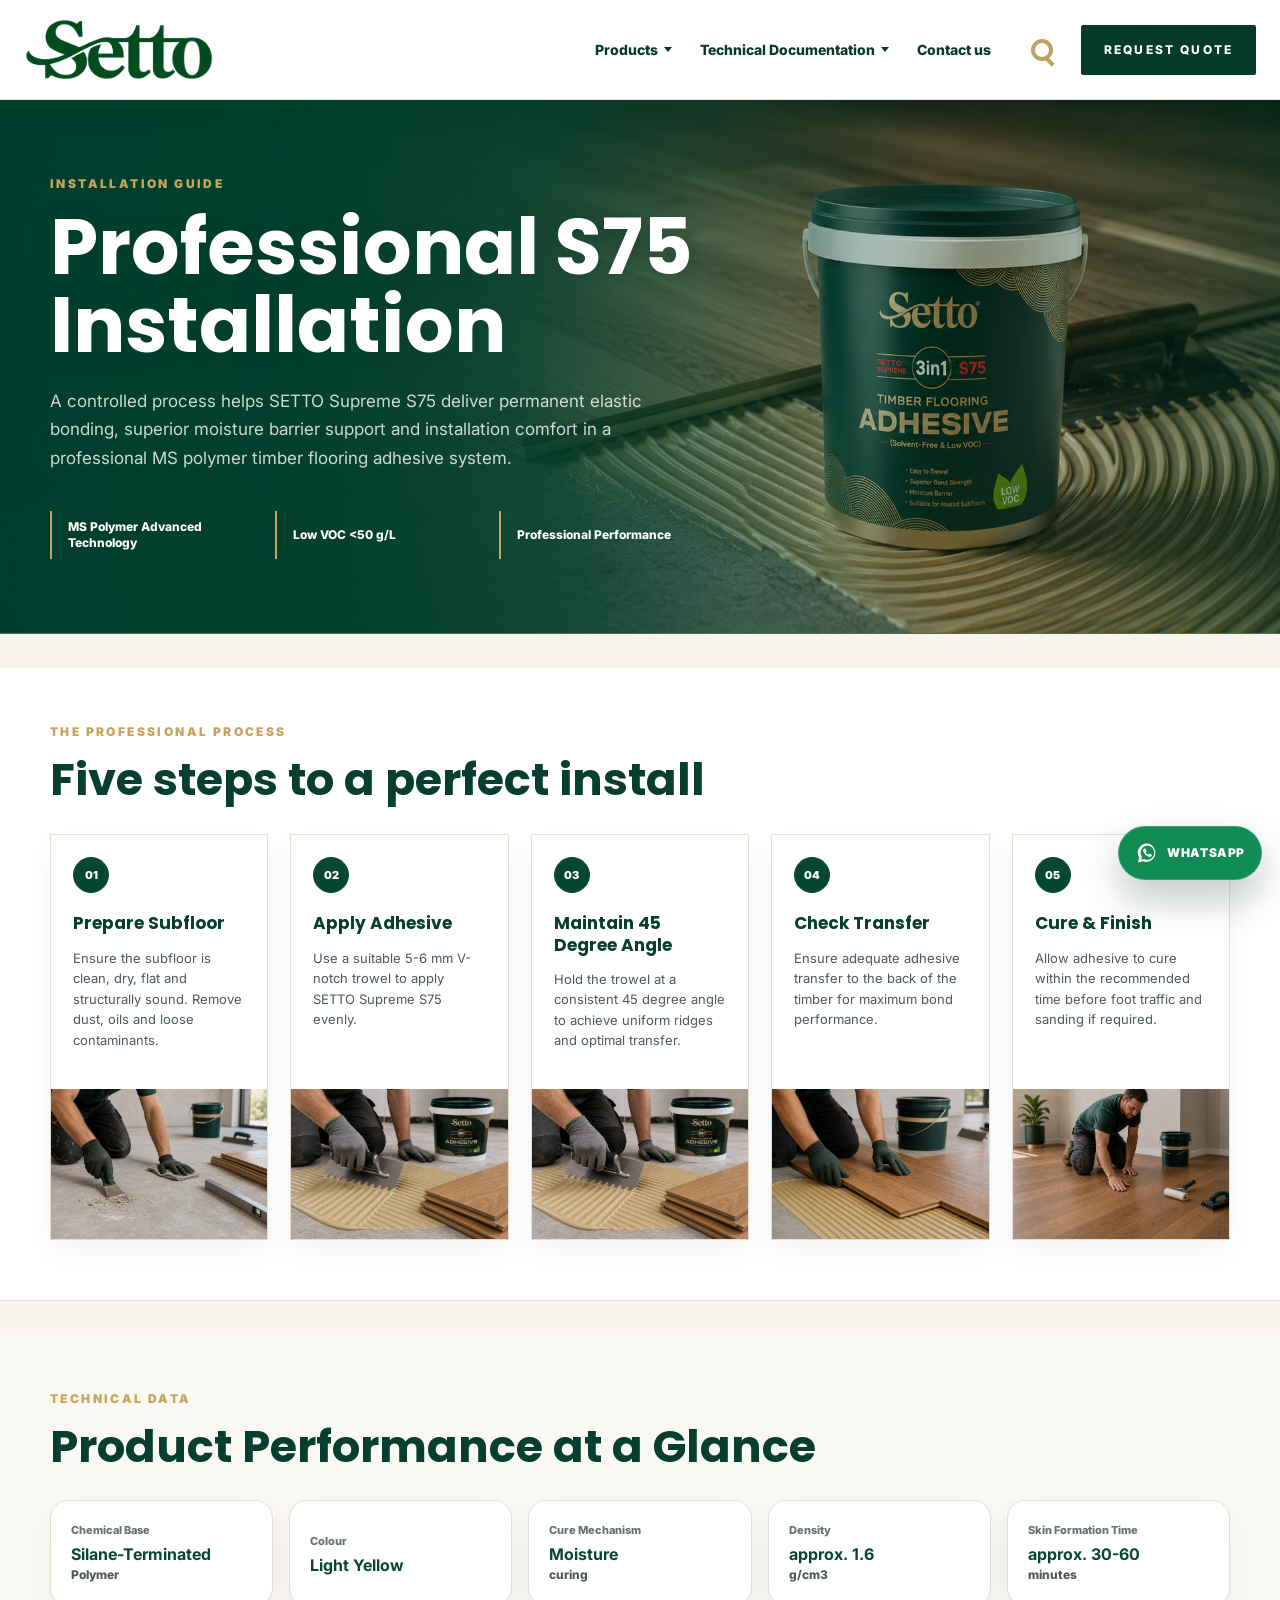
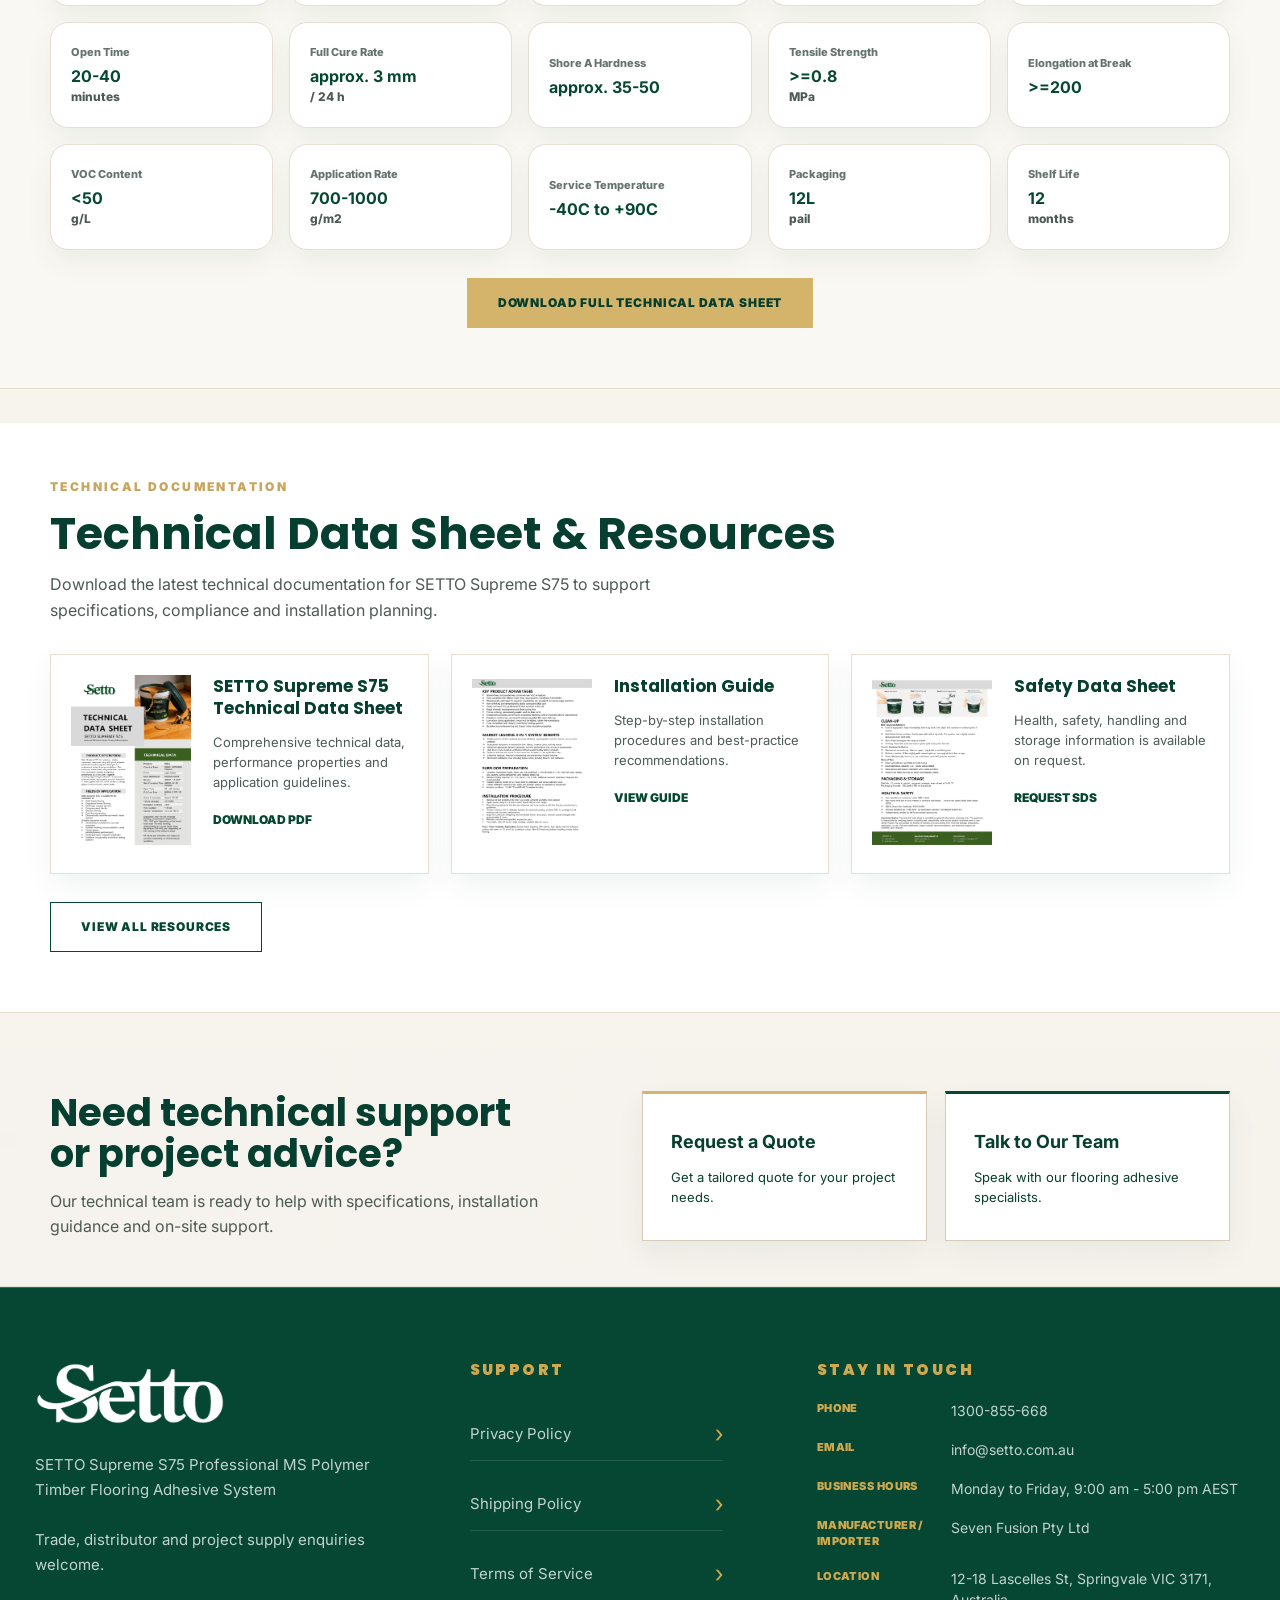
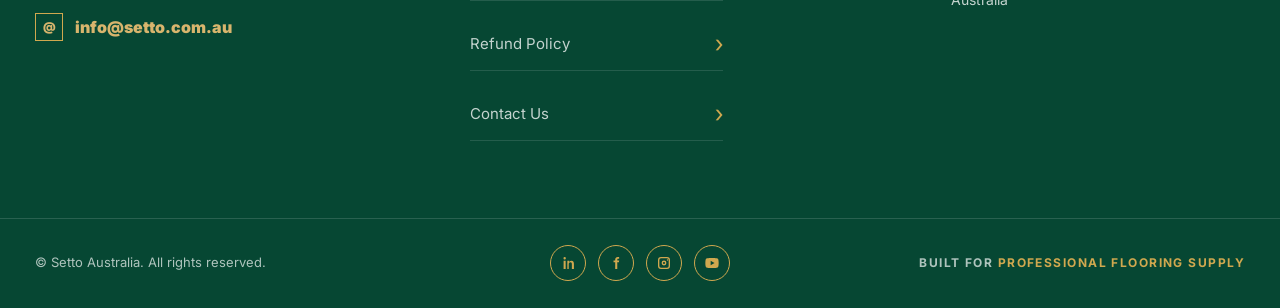
<file: installation.html>
﻿<!DOCTYPE html>
<html lang="en">
<head>
    <meta charset="UTF-8">
    <meta name="viewport" content="width=device-width, initial-scale=1.0">
    <meta name="description" content="SETTO Supreme S75 installation workflow, subfloor preparation and technical highlights for professional timber flooring installers.">
    <title>SETTO Supreme S75 Installation & Technical Data</title>
    <link rel="preconnect" href="https://fonts.googleapis.com">
    <link rel="preconnect" href="https://fonts.gstatic.com" crossorigin>
    <link href="https://fonts.googleapis.com/css2?family=Inter:wght@400;500;600;700;800;900&family=Poppins:wght@600;700;800;900&display=swap" rel="stylesheet">
    <link rel="stylesheet" href="style.css?v=installation-replica-v2-footer-v2">
</head>
<body class="homey-replica installation-dark-page">
    <header class="site-header" data-site-header></header>

    <main class="installation-dark-main">
        <section class="installation-dark-hero">
            <img src="/assets/generated/setto-v16/homepage-hero-reference.png" alt="SETTO Supreme S75 adhesive and V-notch timber flooring installation system">
            <div class="installation-dark-hero-shade"></div>
            <div class="container installation-dark-hero-inner">
                <p class="installation-kicker">Installation Guide</p>
                <h1>Professional S75 Installation</h1>
                <p>A controlled process helps SETTO Supreme S75 deliver permanent elastic bonding, superior moisture barrier support and installation comfort in a professional MS polymer timber flooring adhesive system.</p>
                <div class="installation-hero-facts"><span>MS Polymer Advanced Technology</span><span>Low VOC &lt;50 g/L</span><span>Professional Performance</span></div>
            </div>
        </section>

        <section class="installation-section" id="installation-guide">
            <div class="container">
                <p class="installation-kicker">The Professional Process</p>
                <h2>Five steps to a perfect install</h2>
                <div class="installation-process-grid">
                    <article class="installation-process-card reveal"><div><span>01</span><h3>Prepare Subfloor</h3><p>Ensure the subfloor is clean, dry, flat and structurally sound. Remove dust, oils and loose contaminants.</p></div><img src="/assets/generated/setto-v3/installation-step-01-prepare-subfloor.png" alt="Professional subfloor preparation" loading="lazy"></article>
                    <article class="installation-process-card reveal"><div><span>02</span><h3>Apply Adhesive</h3><p>Use a suitable 5-6 mm V-notch trowel to apply SETTO Supreme S75 evenly.</p></div><img src="/assets/generated/setto-v11/installation-step-02-apply-adhesive-vnotch-adhesive-color.png" alt="Adhesive applied with a V-notch trowel" loading="lazy"></article>
                    <article class="installation-process-card reveal"><div><span>03</span><h3>Maintain 45 Degree Angle</h3><p>Hold the trowel at a consistent 45 degree angle to achieve uniform ridges and optimal transfer.</p></div><img src="/assets/generated/setto-v9/installation-step-02-apply-adhesive-vnotch.png" alt="V-notch trowel held at a consistent angle" loading="lazy"></article>
                    <article class="installation-process-card reveal"><div><span>04</span><h3>Check Transfer</h3><p>Ensure adequate adhesive transfer to the back of the timber for maximum bond performance.</p></div><img src="/assets/generated/setto-v11/installation-step-03-install-flooring-adhesive-color.png" alt="Checking adhesive transfer beneath timber flooring" loading="lazy"></article>
                    <article class="installation-process-card reveal"><div><span>05</span><h3>Cure &amp; Finish</h3><p>Allow adhesive to cure within the recommended time before foot traffic and sanding if required.</p></div><img src="/assets/generated/setto-v3/installation-step-04-cure-finish.png" alt="Finished timber floor after curing" loading="lazy"></article>
                </div>
            </div>
        </section>

        <section class="installation-section installation-data-section" id="technical-data">
            <div class="container">
                <p class="installation-kicker">Technical Data</p>
                <h2>Product Performance at a Glance</h2>
                <div class="installation-metric-grid" data-technical-highlights></div>
                <div class="installation-download-row reveal">
                    <a class="installation-gold-btn" href="#" data-tds-link>Download Full Technical Data Sheet</a>
                </div>
            </div>
        </section>

        <section class="installation-section installation-resources-section">
            <div class="container">
                <p class="installation-kicker">Technical Documentation</p>
                <h2>Technical Data Sheet &amp; Resources</h2>
                <p class="installation-section-intro">Download the latest technical documentation for SETTO Supreme S75 to support specifications, compliance and installation planning.</p>
                <div class="installation-resource-grid">
                    <article><img src="/assets/brand/setto-tds-cover.jpg" alt="SETTO Supreme S75 technical data sheet cover" loading="lazy"><div><h3>SETTO Supreme S75 Technical Data Sheet</h3><p>Comprehensive technical data, performance properties and application guidelines.</p><a href="#" data-tds-link>Download PDF</a></div></article>
                    <article><img src="/assets/brand/setto-tds-advantages.jpg" alt="SETTO installation procedure guidance" loading="lazy"><div><h3>Installation Guide</h3><p>Step-by-step installation procedures and best-practice recommendations.</p><a href="#installation-guide">View Guide</a></div></article>
                    <article><img src="/assets/generated/setto-v18/setto-tds-cleanup-12l.jpg" alt="SETTO safety and storage guidance" loading="lazy"><div><h3>Safety Data Sheet</h3><p>Health, safety, handling and storage information is available on request.</p><a href="/contact.html#inquiry">Request SDS</a></div></article>
                </div>
                <a class="installation-outline-btn installation-all-resources" href="/blog.html">View All Resources</a>
            </div>
        </section>

        <section class="installation-support-cta">
            <img src="/assets/generated/setto-v15/installation-floor-run.png" alt="Professional timber flooring project support" loading="lazy">
            <div class="installation-support-shade"></div>
            <div class="container installation-support-inner">
                <div><h2>Need technical support<br>or project advice?</h2><p>Our technical team is ready to help with specifications, installation guidance and on-site support.</p></div>
                <a class="installation-gold-card" href="/contact.html#inquiry"><strong>Request a Quote</strong><span>Get a tailored quote for your project needs.</span></a>
                <a class="installation-outline-card" href="/contact.html#inquiry"><strong>Talk to Our Team</strong><span>Speak with our flooring adhesive specialists.</span></a>
            </div>
        </section>
    </main>

    <footer id="site-footer" class="site-footer" data-site-footer></footer>
    <div class="float-actions" aria-label="Quick contact actions"><a href="mailto:info@setto.com.au">Email</a><a href="/contact.html#inquiry">Contact</a></div>
    <script src="/assets/data/siteContent.js?v=600ml-v1"></script>
    <script src="main.js?v=footer-replica-v1"></script>
</body>
</html>
</file>
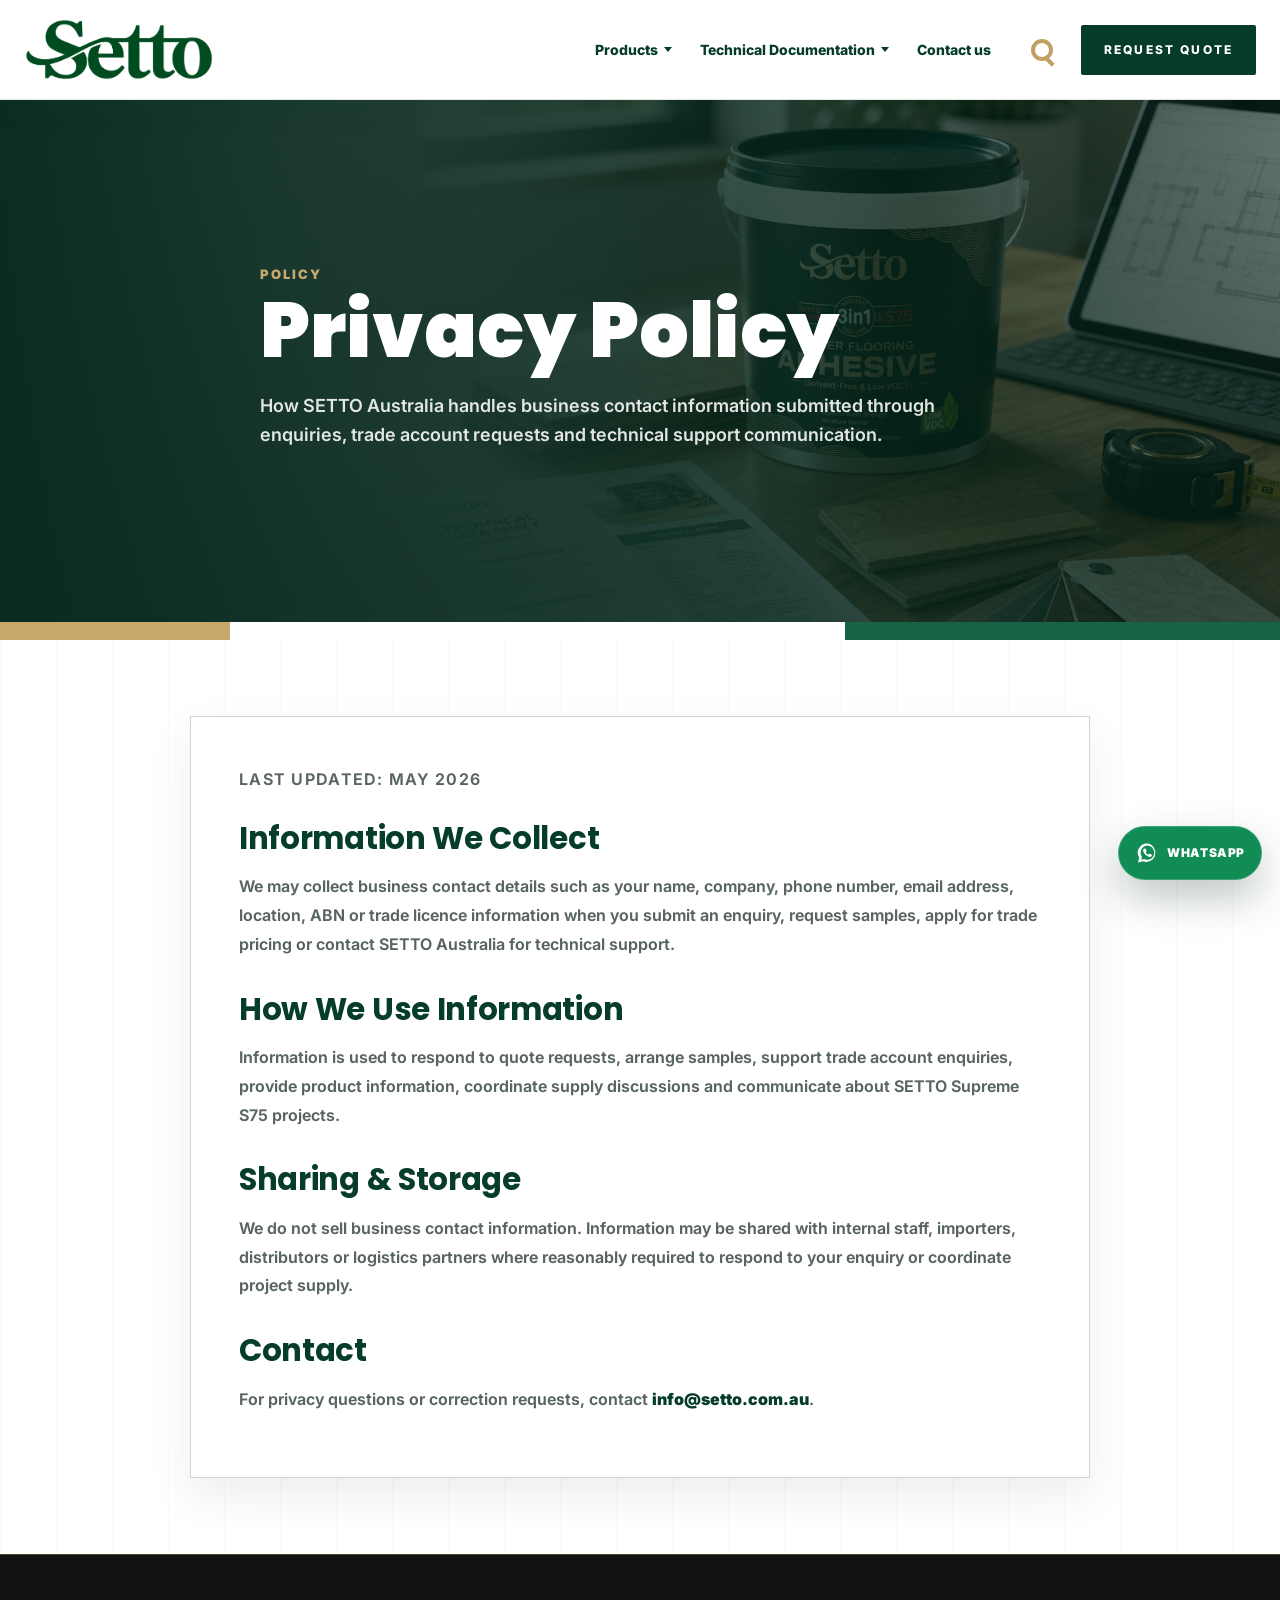
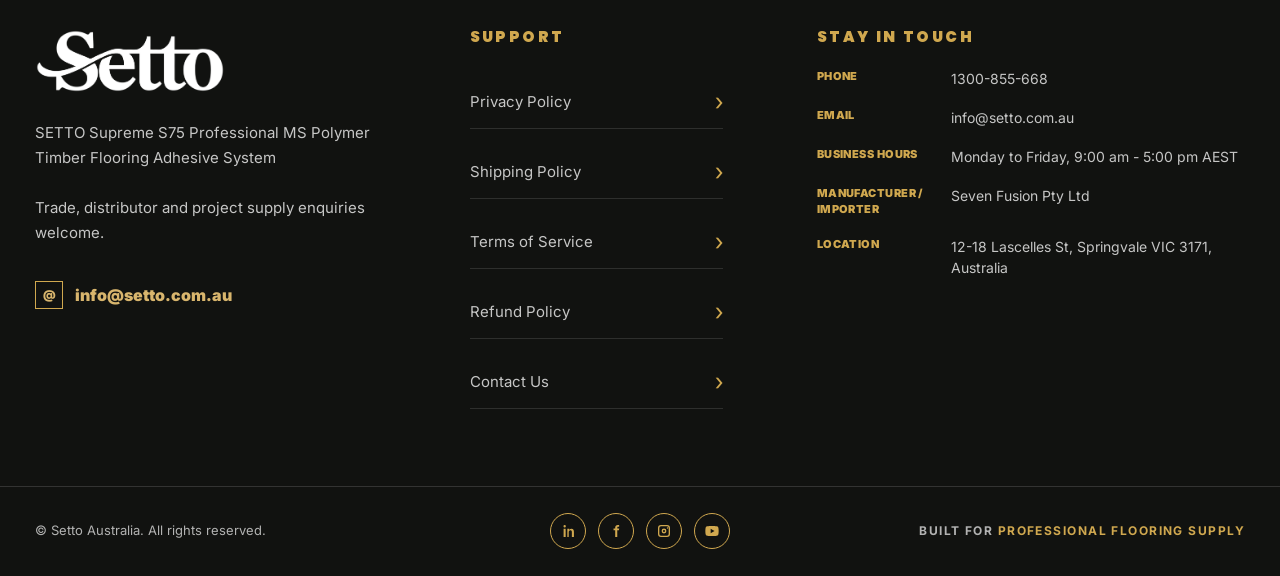
<file: privacy-policy.html>
﻿<!DOCTYPE html>
<html lang="en">
<head>
    <meta charset="UTF-8">
    <meta name="viewport" content="width=device-width, initial-scale=1.0">
    <meta name="description" content="SETTO Australia privacy policy for trade enquiries, samples, technical support and project supply communication.">
    <title>Privacy Policy | Setto Australia</title>
    <link rel="preconnect" href="https://fonts.googleapis.com">
    <link rel="preconnect" href="https://fonts.gstatic.com" crossorigin>
    <link href="https://fonts.googleapis.com/css2?family=Inter:wght@400;500;600;700;800;900&family=Poppins:wght@600;700;800;900&display=swap" rel="stylesheet">
    <link rel="stylesheet" href="style.css?v=site-unity-v1-footer-v2">
</head>
<body class="homey-replica">
    <header class="site-header" data-site-header></header>
    <main class="replica-main replica-subpage policy-page">
        <section class="replica-page-hero">
            <img src="/assets/generated/setto-v2/contact-support-hero.png" data-image-key="contactHero" alt="SETTO Supreme S75 policy information">
            <div class="container replica-page-hero-inner">
                <p class="red-kicker">Policy</p>
                <h1>Privacy Policy</h1>
                <p>How SETTO Australia handles business contact information submitted through enquiries, trade account requests and technical support communication.</p>
            </div>
        </section>
        <section class="replica-section">
            <div class="container policy-content">
                <p class="policy-updated">Last updated: May 2026</p>
                <h2>Information We Collect</h2>
                <p>We may collect business contact details such as your name, company, phone number, email address, location, ABN or trade licence information when you submit an enquiry, request samples, apply for trade pricing or contact SETTO Australia for technical support.</p>
                <h2>How We Use Information</h2>
                <p>Information is used to respond to quote requests, arrange samples, support trade account enquiries, provide product information, coordinate supply discussions and communicate about SETTO Supreme S75 projects.</p>
                <h2>Sharing & Storage</h2>
                <p>We do not sell business contact information. Information may be shared with internal staff, importers, distributors or logistics partners where reasonably required to respond to your enquiry or coordinate project supply.</p>
                <h2>Contact</h2>
                <p>For privacy questions or correction requests, contact <a href="mailto:info@setto.com.au">info@setto.com.au</a>.</p>
            </div>
        </section>
    </main>
    <footer id="site-footer" class="site-footer" data-site-footer></footer>
    <div class="float-actions" aria-label="Quick contact actions"><a href="mailto:info@setto.com.au">Email</a><a href="/contact.html#inquiry">Contact</a></div>
    <script src="/assets/data/siteContent.js?v=600ml-v1"></script>
    <script src="main.js?v=footer-replica-v1"></script>
</body>
</html>
</file>
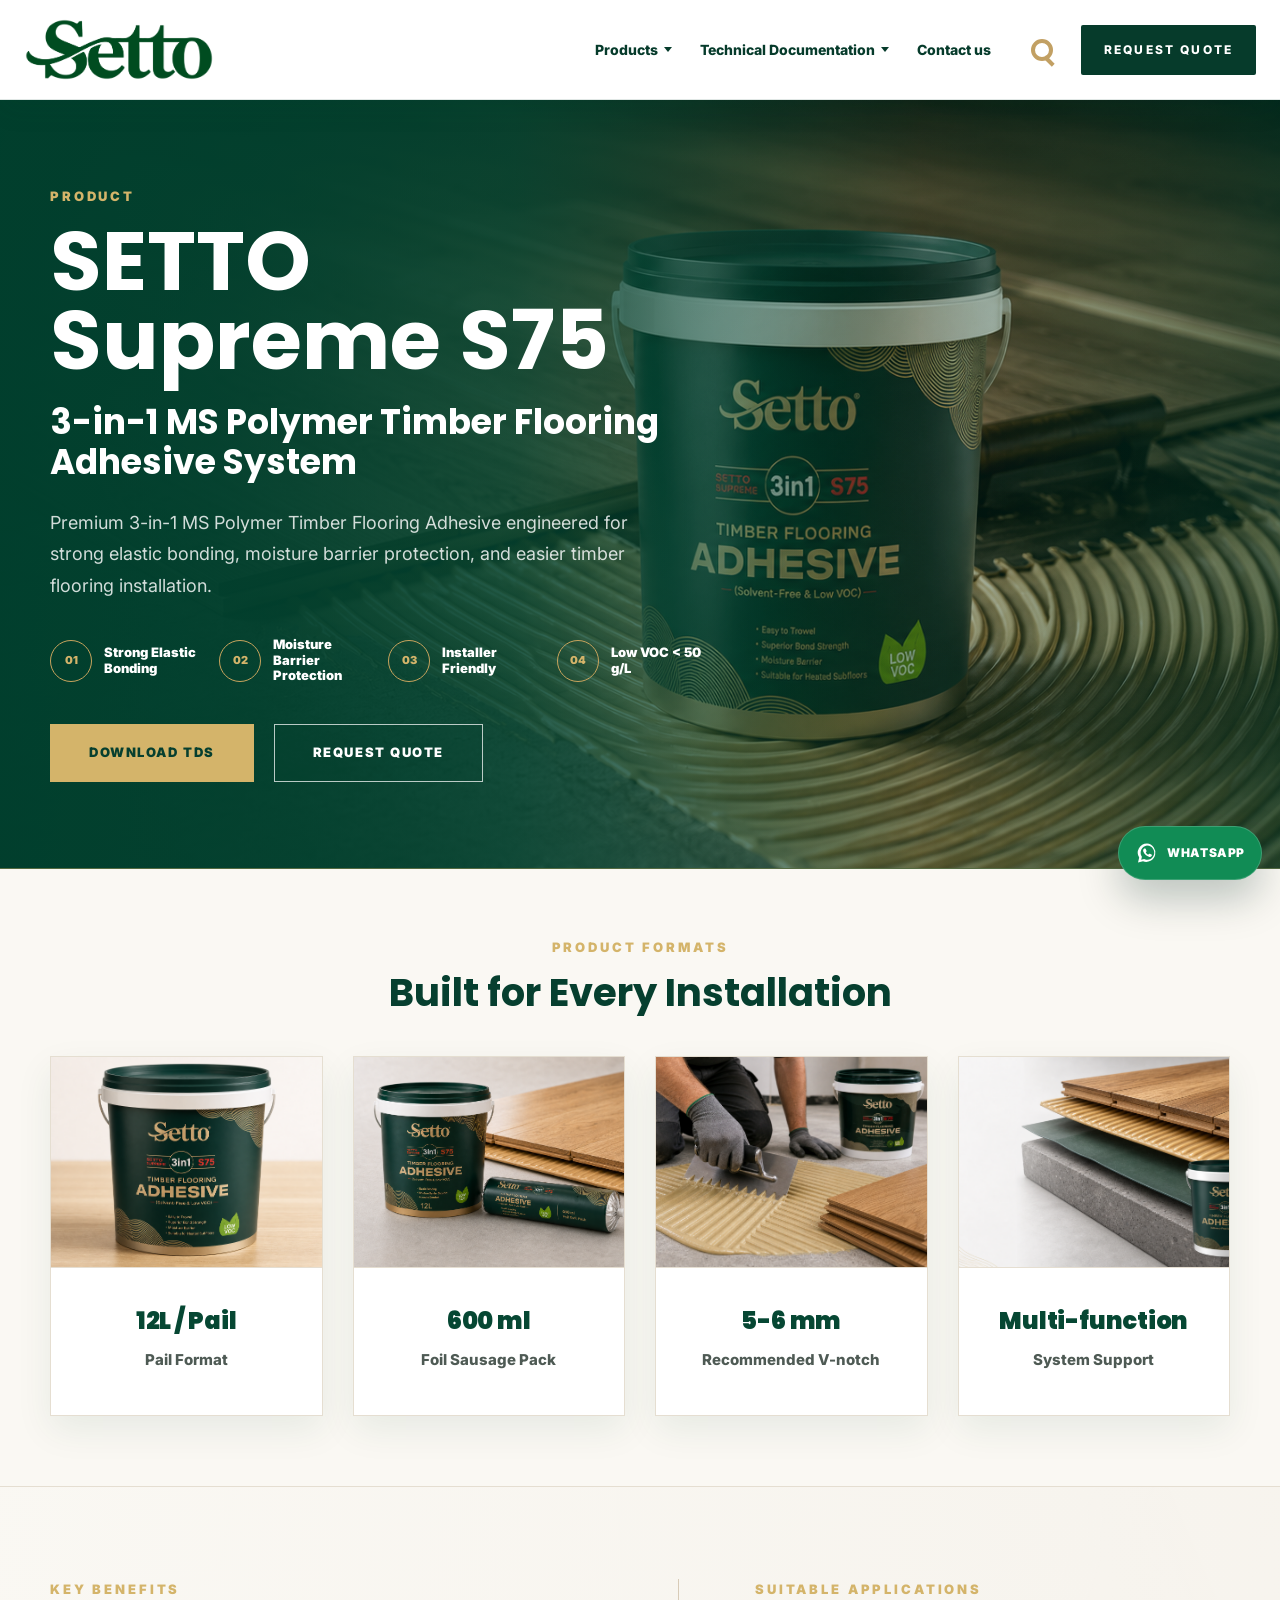
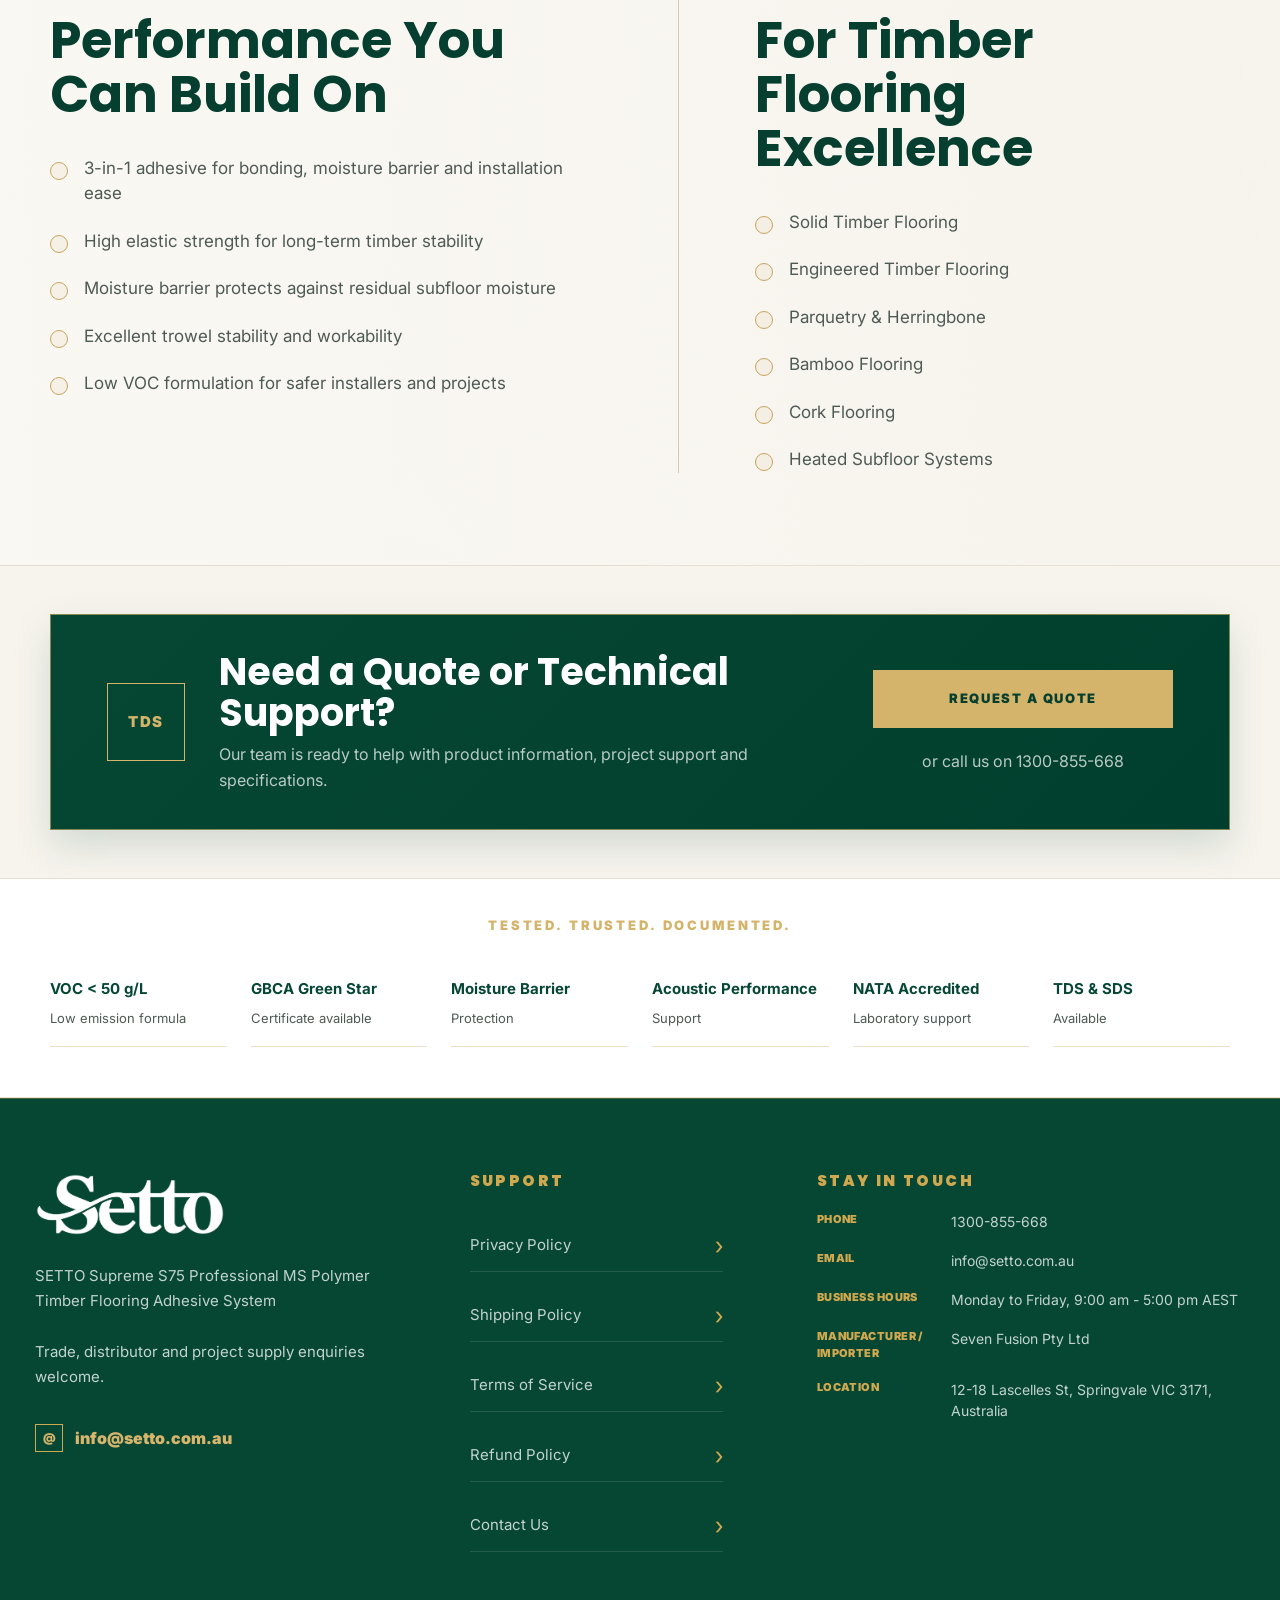
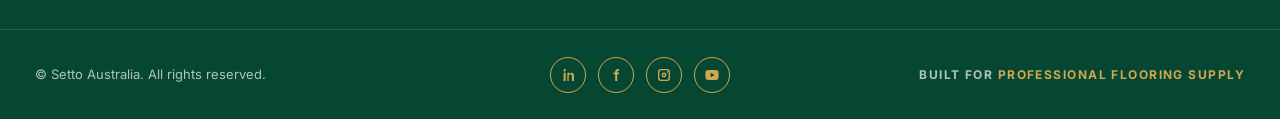
<file: product.html>
﻿<!DOCTYPE html>
<html lang="en">
<head>
    <meta charset="UTF-8">
    <meta name="viewport" content="width=device-width, initial-scale=1.0">
    <meta name="description" content="SETTO Supreme S75 professional MS Polymer Timber Flooring Adhesive System with elastic bonding, moisture barrier support and installation comfort.">
    <title>SETTO Supreme S75 Product Details | Setto Australia</title>
    <link rel="preload" as="image" href="/assets/generated/setto-v16/homepage-hero-reference.png">
    <link rel="preload" as="image" href="/assets/generated/setto-v2/product-pail-card.png">
    <link rel="preconnect" href="https://fonts.googleapis.com">
    <link rel="preconnect" href="https://fonts.gstatic.com" crossorigin>
    <link href="https://fonts.googleapis.com/css2?family=Inter:wght@400;500;600;700;800;900&family=Poppins:wght@600;700;800;900&display=swap" rel="stylesheet">
    <link rel="stylesheet" href="style.css?v=site-unity-v1-footer-v2">
</head>
<body class="homey-replica product-dark-page">
    <header class="site-header" data-site-header></header>

    <main class="product-dark-main">
        <section class="dark-product-hero" id="overview">
            <img class="dark-product-hero-bg" src="/assets/generated/setto-v16/homepage-hero-reference.png" alt="SETTO Supreme S75 adhesive system on timber flooring">
            <div class="dark-product-hero-shade"></div>
            <div class="container dark-product-hero-inner">
                <div class="dark-product-copy">
                    <p class="dark-gold-kicker">Product</p>
                    <h1>SETTO<br>Supreme S75</h1>
                    <h2>3-in-1 MS Polymer Timber Flooring Adhesive System</h2>
                    <p>Premium 3-in-1 MS Polymer Timber Flooring Adhesive engineered for strong elastic bonding, moisture barrier protection, and easier timber flooring installation.</p>
                    <div class="dark-product-benefits" aria-label="SETTO Supreme S75 benefits">
                        <span><i>01</i>Strong Elastic Bonding</span>
                        <span><i>02</i>Moisture Barrier Protection</span>
                        <span><i>03</i>Installer Friendly</span>
                        <span><i>04</i>Low VOC &lt; 50 g/L</span>
                    </div>
                    <div class="dark-product-actions">
                        <a class="dark-btn gold" href="/assets/docs/setto-s75-tds.pdf" data-tds-link>Download TDS</a>
                        <a class="dark-btn outline" href="/contact.html#inquiry">Request Quote</a>
                    </div>
                </div>
            </div>
        </section>

        <section class="dark-product-section dark-product-formats" id="quick-facts">
            <div class="container">
                <p class="dark-gold-kicker center">Product Formats</p>
                <h2>Built for Every Installation</h2>
                <div class="dark-format-grid">
                    <a class="dark-format-card" href="#technical-support">
                        <img src="/assets/generated/setto-v2/product-pail-card.png" data-image-key="productPail" alt="SETTO Supreme S75 12L pail" loading="lazy" width="520" height="360">
                        <div>
                            <h3>12L / Pail</h3>
                            <p>Pail Format</p>
                        </div>
                    </a>
                    <a class="dark-format-card" href="#technical-support">
                        <img src="/assets/generated/setto-v18/product-foil-sausage-pack-12l-final.png" alt="SETTO Supreme S75 600 ml foil sausage pack" loading="lazy" width="520" height="360">
                        <div>
                            <h3>600 ml</h3>
                            <p>Foil Sausage Pack</p>
                        </div>
                    </a>
                    <a class="dark-format-card" href="/installation.html">
                        <img src="/assets/generated/setto-v11/installation-step-02-apply-adhesive-vnotch-adhesive-color.png" alt="5 to 6 mm V-notch trowel applying SETTO adhesive" loading="lazy" width="520" height="360">
                        <div>
                            <h3>5-6 mm</h3>
                            <p>Recommended V-notch</p>
                        </div>
                    </a>
                    <a class="dark-format-card" href="/applications.html">
                        <img src="/assets/generated/setto-v11/home-hero-system-cutaway-adhesive-color.png" data-image-key="systemCutaway" alt="SETTO Supreme S75 timber flooring system support" loading="lazy" width="520" height="360">
                        <div>
                            <h3>Multi-function</h3>
                            <p>System Support</p>
                        </div>
                    </a>
                </div>
            </div>
        </section>

        <section class="dark-product-split" id="benefits">
            <img class="dark-product-split-bg" src="/assets/generated/setto-v15/installation-floor-run.png" alt="Timber floor installation using SETTO adhesive" loading="lazy">
            <div class="dark-product-split-shade"></div>
            <div class="container dark-split-grid">
                <article>
                    <p class="dark-gold-kicker">Key Benefits</p>
                    <h2>Performance You Can Build On</h2>
                    <ul class="dark-check-list">
                        <li>3-in-1 adhesive for bonding, moisture barrier and installation ease</li>
                        <li>High elastic strength for long-term timber stability</li>
                        <li>Moisture barrier protects against residual subfloor moisture</li>
                        <li>Excellent trowel stability and workability</li>
                        <li>Low VOC formulation for safer installers and projects</li>
                    </ul>
                </article>
                <article>
                    <p class="dark-gold-kicker">Suitable Applications</p>
                    <h2>For Timber Flooring Excellence</h2>
                    <ul class="dark-check-list">
                        <li>Solid Timber Flooring</li>
                        <li>Engineered Timber Flooring</li>
                        <li>Parquetry & Herringbone</li>
                        <li>Bamboo Flooring</li>
                        <li>Cork Flooring</li>
                        <li>Heated Subfloor Systems</li>
                    </ul>
                </article>
            </div>
        </section>

        <section class="dark-product-quote" id="technical-support">
            <div class="container dark-quote-box">
                <div class="dark-quote-icon" aria-hidden="true">TDS</div>
                <div>
                    <h2>Need a Quote or Technical Support?</h2>
                    <p>Our team is ready to help with product information, project support and specifications.</p>
                </div>
                <div class="dark-quote-actions">
                    <a class="dark-btn gold" href="/contact.html#inquiry">Request a Quote</a>
                    <p>or call us on 1300-855-668</p>
                </div>
            </div>
        </section>

        <section class="dark-trust-strip" aria-label="Tested, trusted, documented product support">
            <div class="container">
                <p class="dark-gold-kicker center">Tested. Trusted. Documented.</p>
                <div class="dark-trust-grid">
                    <div><strong>VOC &lt; 50 g/L</strong><span>Low emission formula</span></div>
                    <div><strong>GBCA Green Star</strong><span>Certificate available</span></div>
                    <div><strong>Moisture Barrier</strong><span>Protection</span></div>
                    <div><strong>Acoustic Performance</strong><span>Support</span></div>
                    <div><strong>NATA Accredited</strong><span>Laboratory support</span></div>
                    <div><strong>TDS & SDS</strong><span>Available</span></div>
                </div>
            </div>
        </section>
    </main>

    <footer id="site-footer" class="site-footer" data-site-footer></footer>
    <div class="float-actions" aria-label="Quick contact actions"><a href="mailto:info@setto.com.au">Email</a><a href="/contact.html#inquiry">Contact</a></div>
    <script src="/assets/data/siteContent.js?v=600ml-v1"></script>
    <script src="main.js?v=footer-replica-v1"></script>
</body>
</html>
</file>
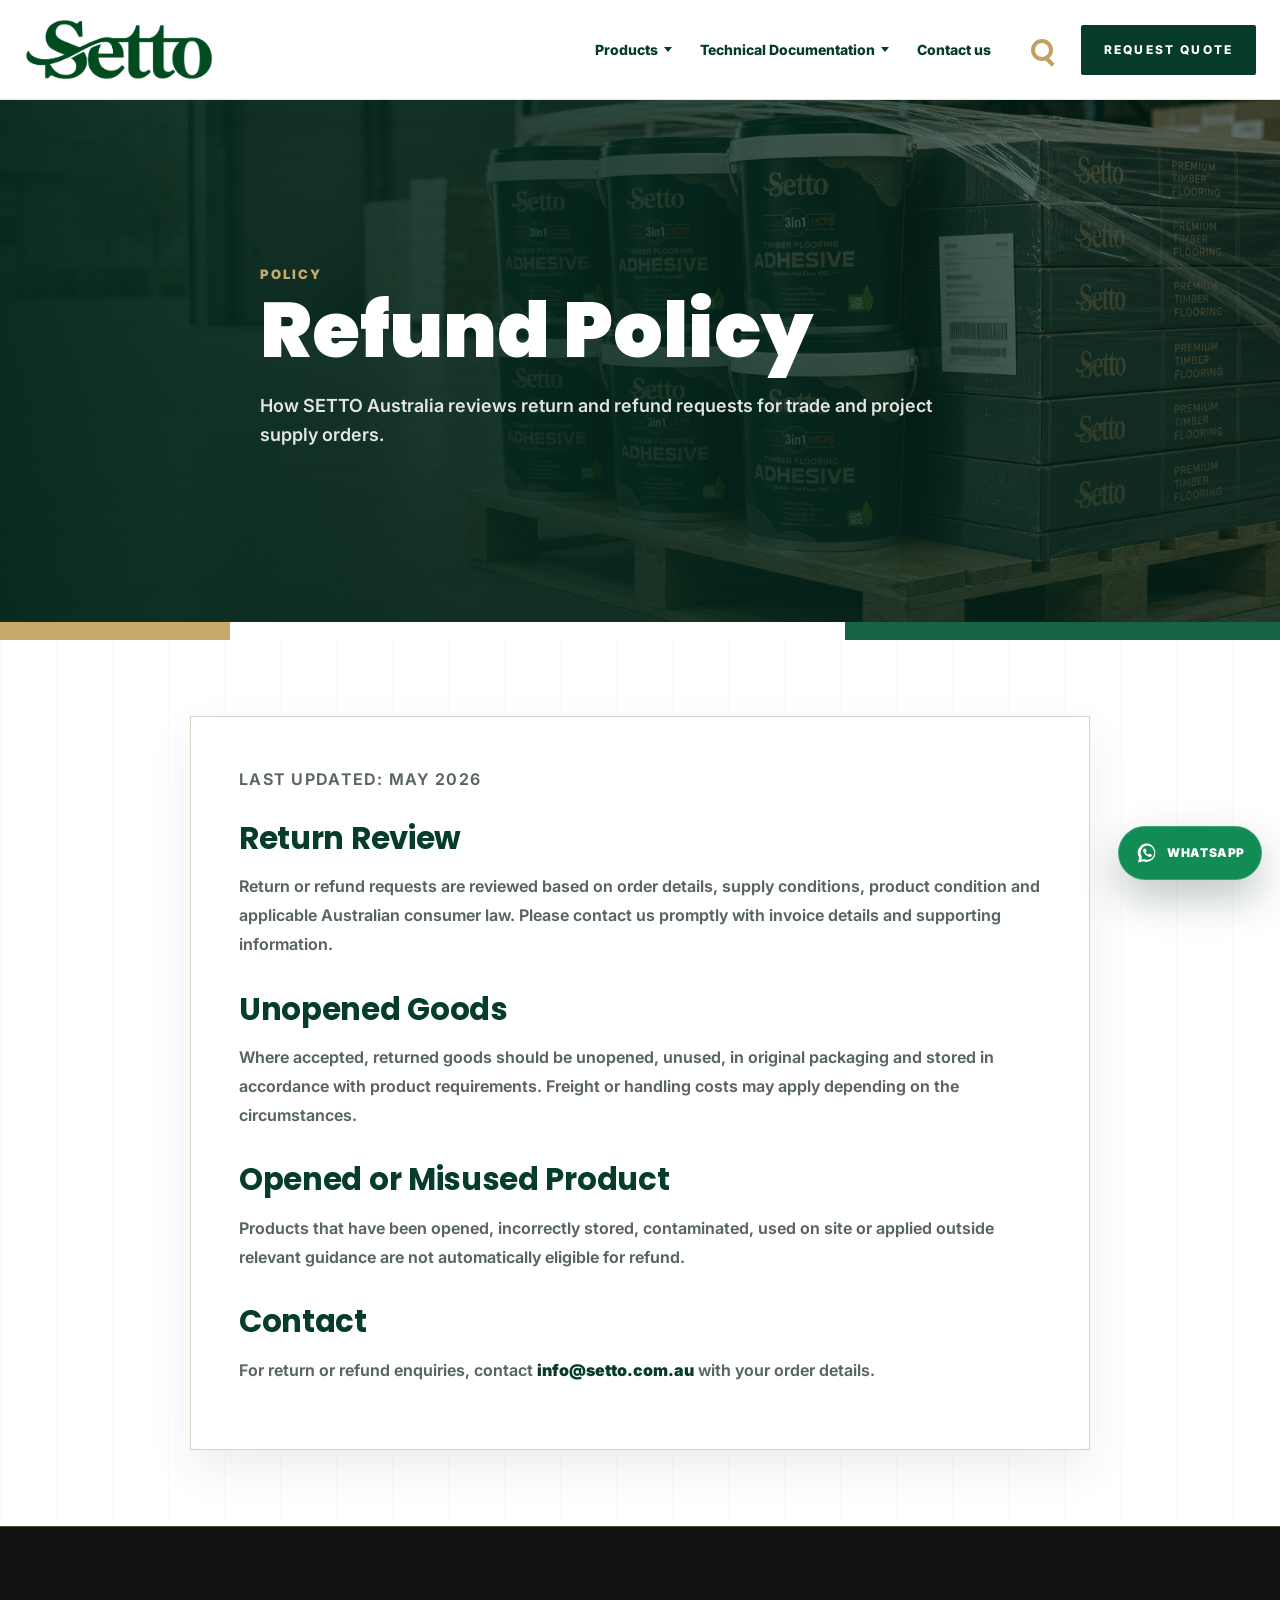
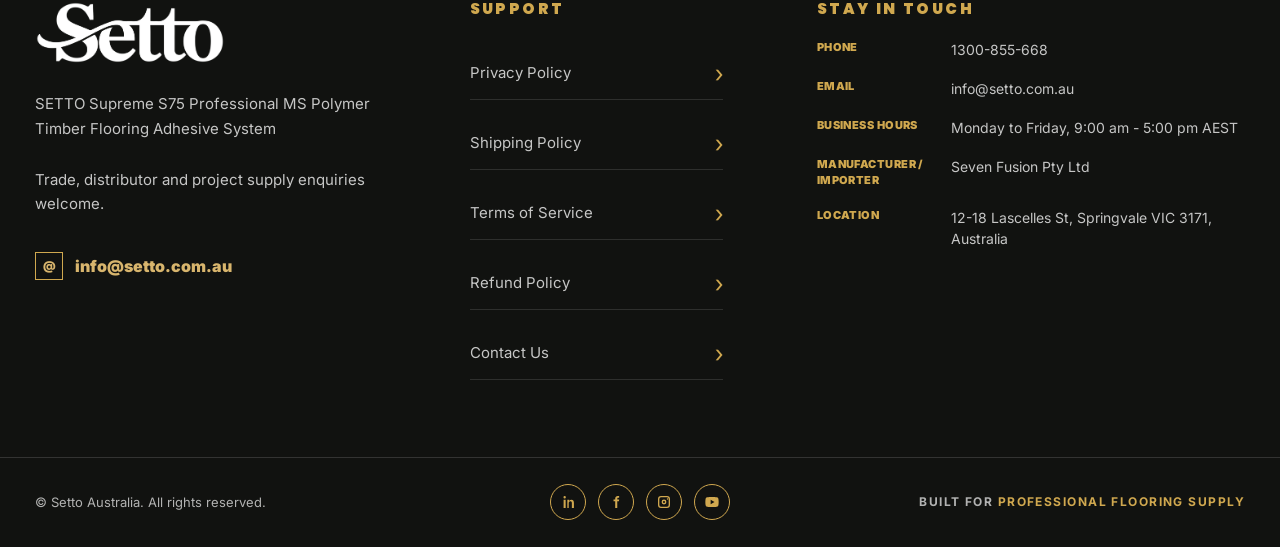
<file: refund-policy.html>
﻿<!DOCTYPE html>
<html lang="en">
<head>
    <meta charset="UTF-8">
    <meta name="viewport" content="width=device-width, initial-scale=1.0">
    <meta name="description" content="SETTO Australia refund policy for trade supply, unopened goods, order review and project supply conditions.">
    <title>Refund Policy | Setto Australia</title>
    <link rel="preconnect" href="https://fonts.googleapis.com">
    <link rel="preconnect" href="https://fonts.gstatic.com" crossorigin>
    <link href="https://fonts.googleapis.com/css2?family=Inter:wght@400;500;600;700;800;900&family=Poppins:wght@600;700;800;900&display=swap" rel="stylesheet">
    <link rel="stylesheet" href="style.css?v=site-unity-v1-footer-v2">
</head>
<body class="homey-replica">
    <header class="site-header" data-site-header></header>
    <main class="replica-main replica-subpage policy-page">
        <section class="replica-page-hero">
            <img src="/assets/generated/setto-v2/shipping-logistics-hero.png" data-image-key="shippingHero" alt="SETTO packaging and order review">
            <div class="container replica-page-hero-inner">
                <p class="red-kicker">Policy</p>
                <h1>Refund Policy</h1>
                <p>How SETTO Australia reviews return and refund requests for trade and project supply orders.</p>
            </div>
        </section>
        <section class="replica-section">
            <div class="container policy-content">
                <p class="policy-updated">Last updated: May 2026</p>
                <h2>Return Review</h2>
                <p>Return or refund requests are reviewed based on order details, supply conditions, product condition and applicable Australian consumer law. Please contact us promptly with invoice details and supporting information.</p>
                <h2>Unopened Goods</h2>
                <p>Where accepted, returned goods should be unopened, unused, in original packaging and stored in accordance with product requirements. Freight or handling costs may apply depending on the circumstances.</p>
                <h2>Opened or Misused Product</h2>
                <p>Products that have been opened, incorrectly stored, contaminated, used on site or applied outside relevant guidance are not automatically eligible for refund.</p>
                <h2>Contact</h2>
                <p>For return or refund enquiries, contact <a href="mailto:info@setto.com.au">info@setto.com.au</a> with your order details.</p>
            </div>
        </section>
    </main>
    <footer id="site-footer" class="site-footer" data-site-footer></footer>
    <div class="float-actions" aria-label="Quick contact actions"><a href="mailto:info@setto.com.au">Email</a><a href="/contact.html#inquiry">Contact</a></div>
    <script src="/assets/data/siteContent.js?v=600ml-v1"></script>
    <script src="main.js?v=footer-replica-v1"></script>
</body>
</html>
</file>
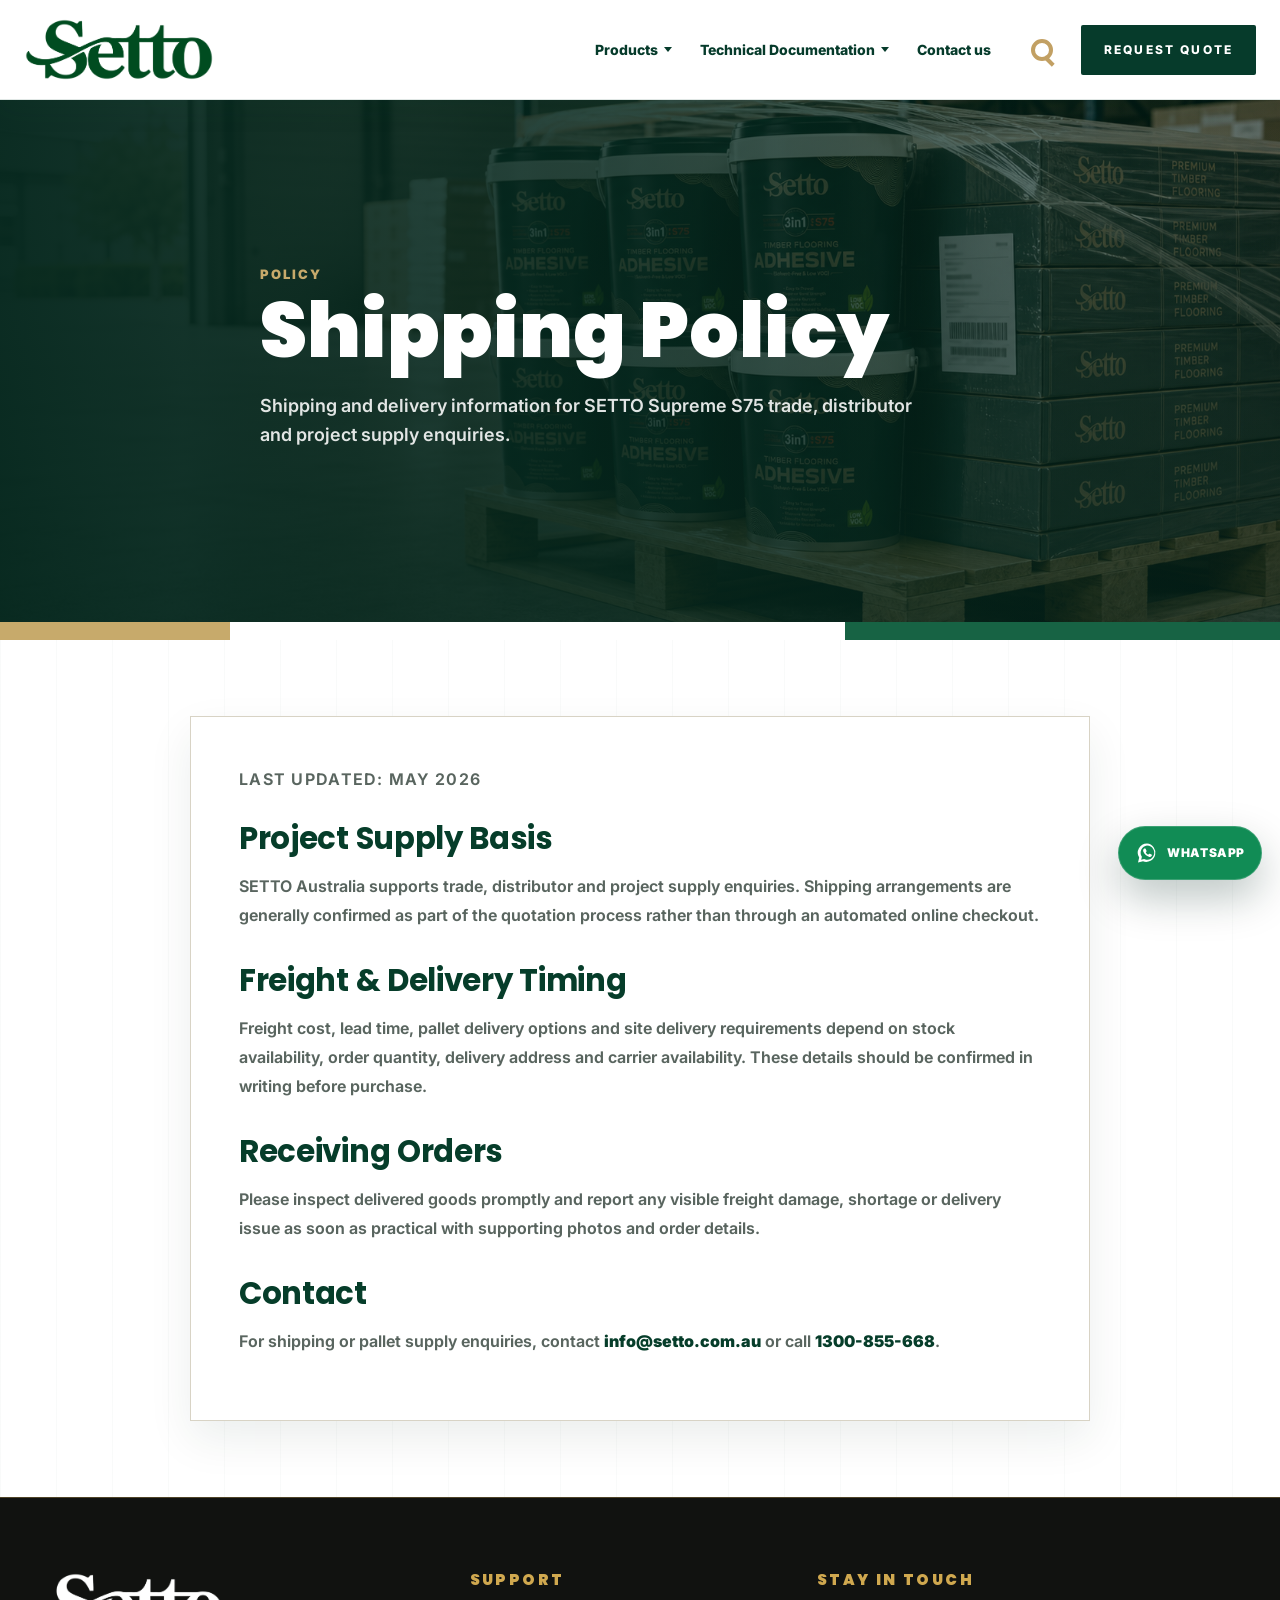
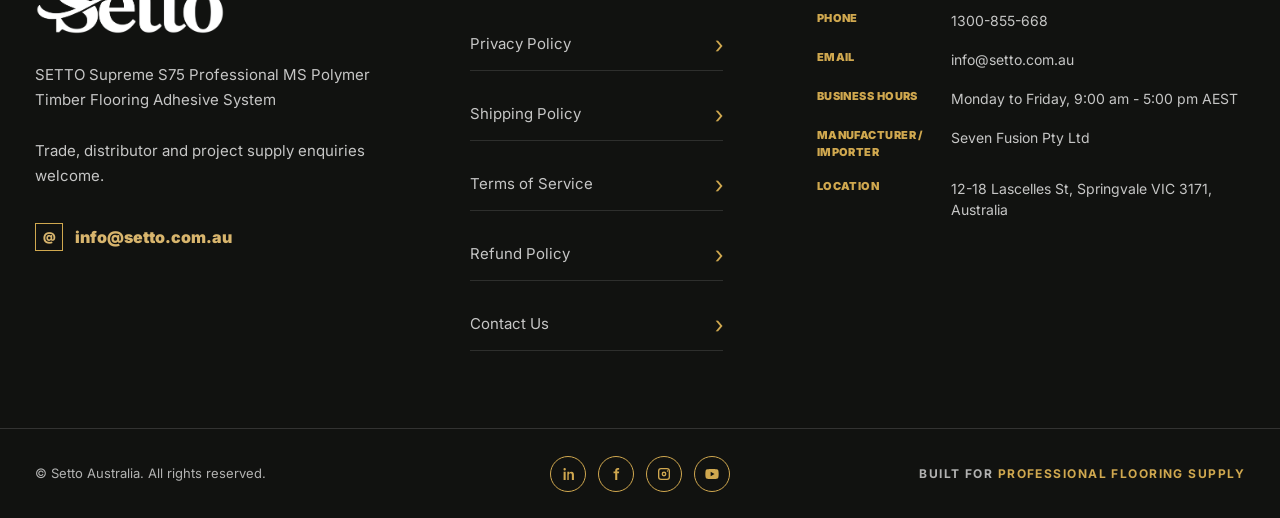
<file: shipping-policy.html>
﻿<!DOCTYPE html>
<html lang="en">
<head>
    <meta charset="UTF-8">
    <meta name="viewport" content="width=device-width, initial-scale=1.0">
    <meta name="description" content="SETTO Australia shipping policy for trade supply, pallet orders and project logistics coordination.">
    <title>Shipping Policy | Setto Australia</title>
    <link rel="preconnect" href="https://fonts.googleapis.com">
    <link rel="preconnect" href="https://fonts.gstatic.com" crossorigin>
    <link href="https://fonts.googleapis.com/css2?family=Inter:wght@400;500;600;700;800;900&family=Poppins:wght@600;700;800;900&display=swap" rel="stylesheet">
    <link rel="stylesheet" href="style.css?v=site-unity-v1-footer-v2">
</head>
<body class="homey-replica">
    <header class="site-header" data-site-header></header>
    <main class="replica-main replica-subpage policy-page">
        <section class="replica-page-hero">
            <img src="/assets/generated/setto-v2/shipping-logistics-hero.png" data-image-key="shippingHero" alt="SETTO project supply logistics">
            <div class="container replica-page-hero-inner">
                <p class="red-kicker">Policy</p>
                <h1>Shipping Policy</h1>
                <p>Shipping and delivery information for SETTO Supreme S75 trade, distributor and project supply enquiries.</p>
            </div>
        </section>
        <section class="replica-section">
            <div class="container policy-content">
                <p class="policy-updated">Last updated: May 2026</p>
                <h2>Project Supply Basis</h2>
                <p>SETTO Australia supports trade, distributor and project supply enquiries. Shipping arrangements are generally confirmed as part of the quotation process rather than through an automated online checkout.</p>
                <h2>Freight & Delivery Timing</h2>
                <p>Freight cost, lead time, pallet delivery options and site delivery requirements depend on stock availability, order quantity, delivery address and carrier availability. These details should be confirmed in writing before purchase.</p>
                <h2>Receiving Orders</h2>
                <p>Please inspect delivered goods promptly and report any visible freight damage, shortage or delivery issue as soon as practical with supporting photos and order details.</p>
                <h2>Contact</h2>
                <p>For shipping or pallet supply enquiries, contact <a href="mailto:info@setto.com.au">info@setto.com.au</a> or call <a href="tel:1300855668">1300-855-668</a>.</p>
            </div>
        </section>
    </main>
    <footer id="site-footer" class="site-footer" data-site-footer></footer>
    <div class="float-actions" aria-label="Quick contact actions"><a href="mailto:info@setto.com.au">Email</a><a href="/contact.html#inquiry">Contact</a></div>
    <script src="/assets/data/siteContent.js?v=600ml-v1"></script>
    <script src="main.js?v=footer-replica-v1"></script>
</body>
</html>
</file>
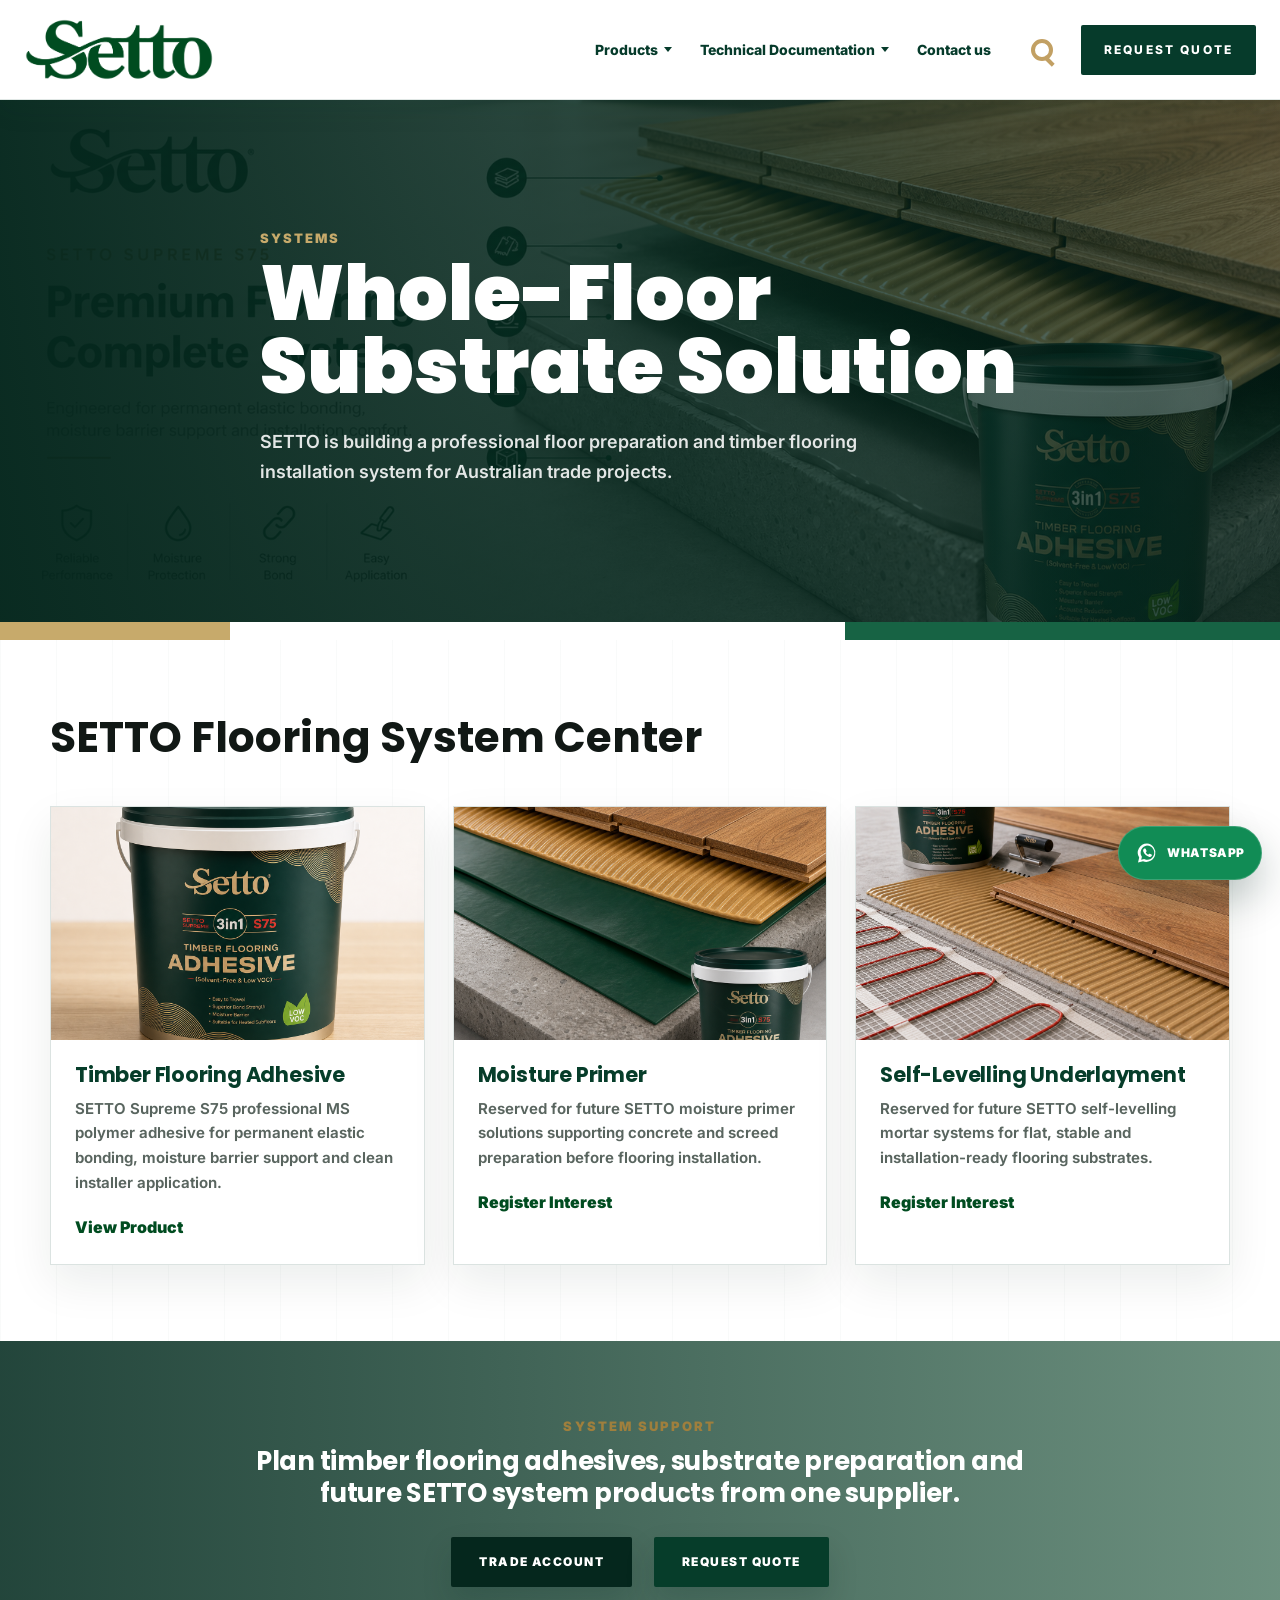
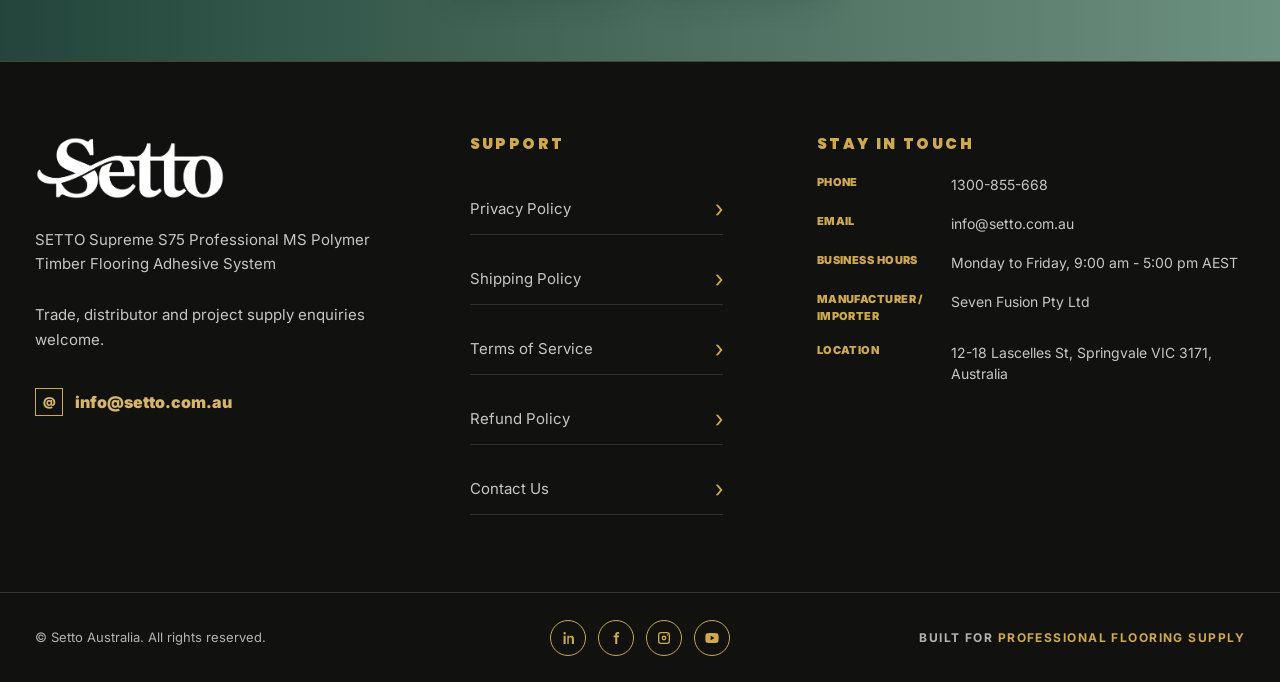
<file: systems.html>
﻿<!DOCTYPE html>
<html lang="en">
<head>
    <meta charset="UTF-8">
    <meta name="viewport" content="width=device-width, initial-scale=1.0">
    <meta name="description" content="SETTO flooring systems center for MS polymer timber flooring adhesive, future moisture primer and self-levelling underlayment solutions.">
    <title>Flooring Systems | SETTO Australia</title>
    <link rel="preconnect" href="https://fonts.googleapis.com">
    <link rel="preconnect" href="https://fonts.gstatic.com" crossorigin>
    <link href="https://fonts.googleapis.com/css2?family=Inter:wght@400;500;600;700;800;900&family=Poppins:wght@600;700;800;900&display=swap" rel="stylesheet">
    <link rel="stylesheet" href="style.css?v=site-unity-v1-footer-v2">
</head>
<body class="homey-replica">
    <header class="site-header" data-site-header></header>

    <main class="replica-main replica-subpage">
        <section class="replica-page-hero">
            <img src="/assets/generated/setto-v2/systems-overview-hero.png" data-image-key="systemsHero" alt="SETTO flooring substrate system layers">
            <div class="container replica-page-hero-inner">
                <p class="red-kicker">Systems</p>
                <h1>Whole-Floor Substrate Solution</h1>
                <p>SETTO is building a professional floor preparation and timber flooring installation system for Australian trade projects.</p>
            </div>
        </section>

        <section class="replica-section">
            <div class="container">
                <h2 class="replica-title reveal">SETTO Flooring System Center</h2>
                <div class="replica-card-grid">
                    <article class="solution-card reveal">
                        <div class="card-image"><img src="/assets/generated/setto-v2/product-pail-card.png" data-image-key="productPail" alt="SETTO Supreme S75 timber flooring adhesive" loading="lazy" width="700" height="480"></div>
                        <div class="card-body"><h3>Timber Flooring Adhesive</h3><p>SETTO Supreme S75 professional MS polymer adhesive for permanent elastic bonding, moisture barrier support and clean installer application.</p><a class="text-link" href="/product.html">View Product</a></div>
                    </article>
                    <article class="solution-card reveal">
                        <div class="card-image"><img src="/assets/generated/setto-v11/moisture-film-support-card-adhesive-color.png" data-image-key="moistureBarrier" alt="Future SETTO moisture primer system" loading="lazy" width="700" height="480"></div>
                        <div class="card-body"><h3>Moisture Primer</h3><p>Reserved for future SETTO moisture primer solutions supporting concrete and screed preparation before flooring installation.</p><a class="text-link" href="/contact.html#inquiry">Register Interest</a></div>
                    </article>
                    <article class="solution-card reveal">
                        <div class="card-image"><img src="/assets/generated/setto-v11/underfloor-heating-card-adhesive-color.png" data-image-key="underfloorHeating" alt="Future SETTO self levelling underlayment system" loading="lazy" width="700" height="480"></div>
                        <div class="card-body"><h3>Self-Levelling Underlayment</h3><p>Reserved for future SETTO self-levelling mortar systems for flat, stable and installation-ready flooring substrates.</p><a class="text-link" href="/contact.html#inquiry">Register Interest</a></div>
                    </article>
                </div>
            </div>
        </section>

        <section class="replica-cta-band" data-bg-key="applyAdhesive">
            <div class="cta-overlay"></div>
            <div class="container cta-band-inner reveal">
                <p class="red-kicker">System Support</p>
                <h2>Plan timber flooring adhesives, substrate preparation and future SETTO system products from one supplier.</h2>
                <div class="cta-actions">
                    <a class="replica-btn blue" href="/trade.html">Trade Account</a>
                    <a class="replica-btn red" href="/contact.html#inquiry">Request Quote</a>
                </div>
            </div>
        </section>
    </main>

    <footer id="site-footer" class="site-footer" data-site-footer></footer>
    <div class="float-actions" aria-label="Quick contact actions"><a href="mailto:info@setto.com.au">Email</a><a href="/contact.html#inquiry">Contact</a></div>
    <script src="/assets/data/siteContent.js?v=600ml-v1"></script>
    <script src="main.js?v=footer-replica-v1"></script>
</body>
</html>
</file>
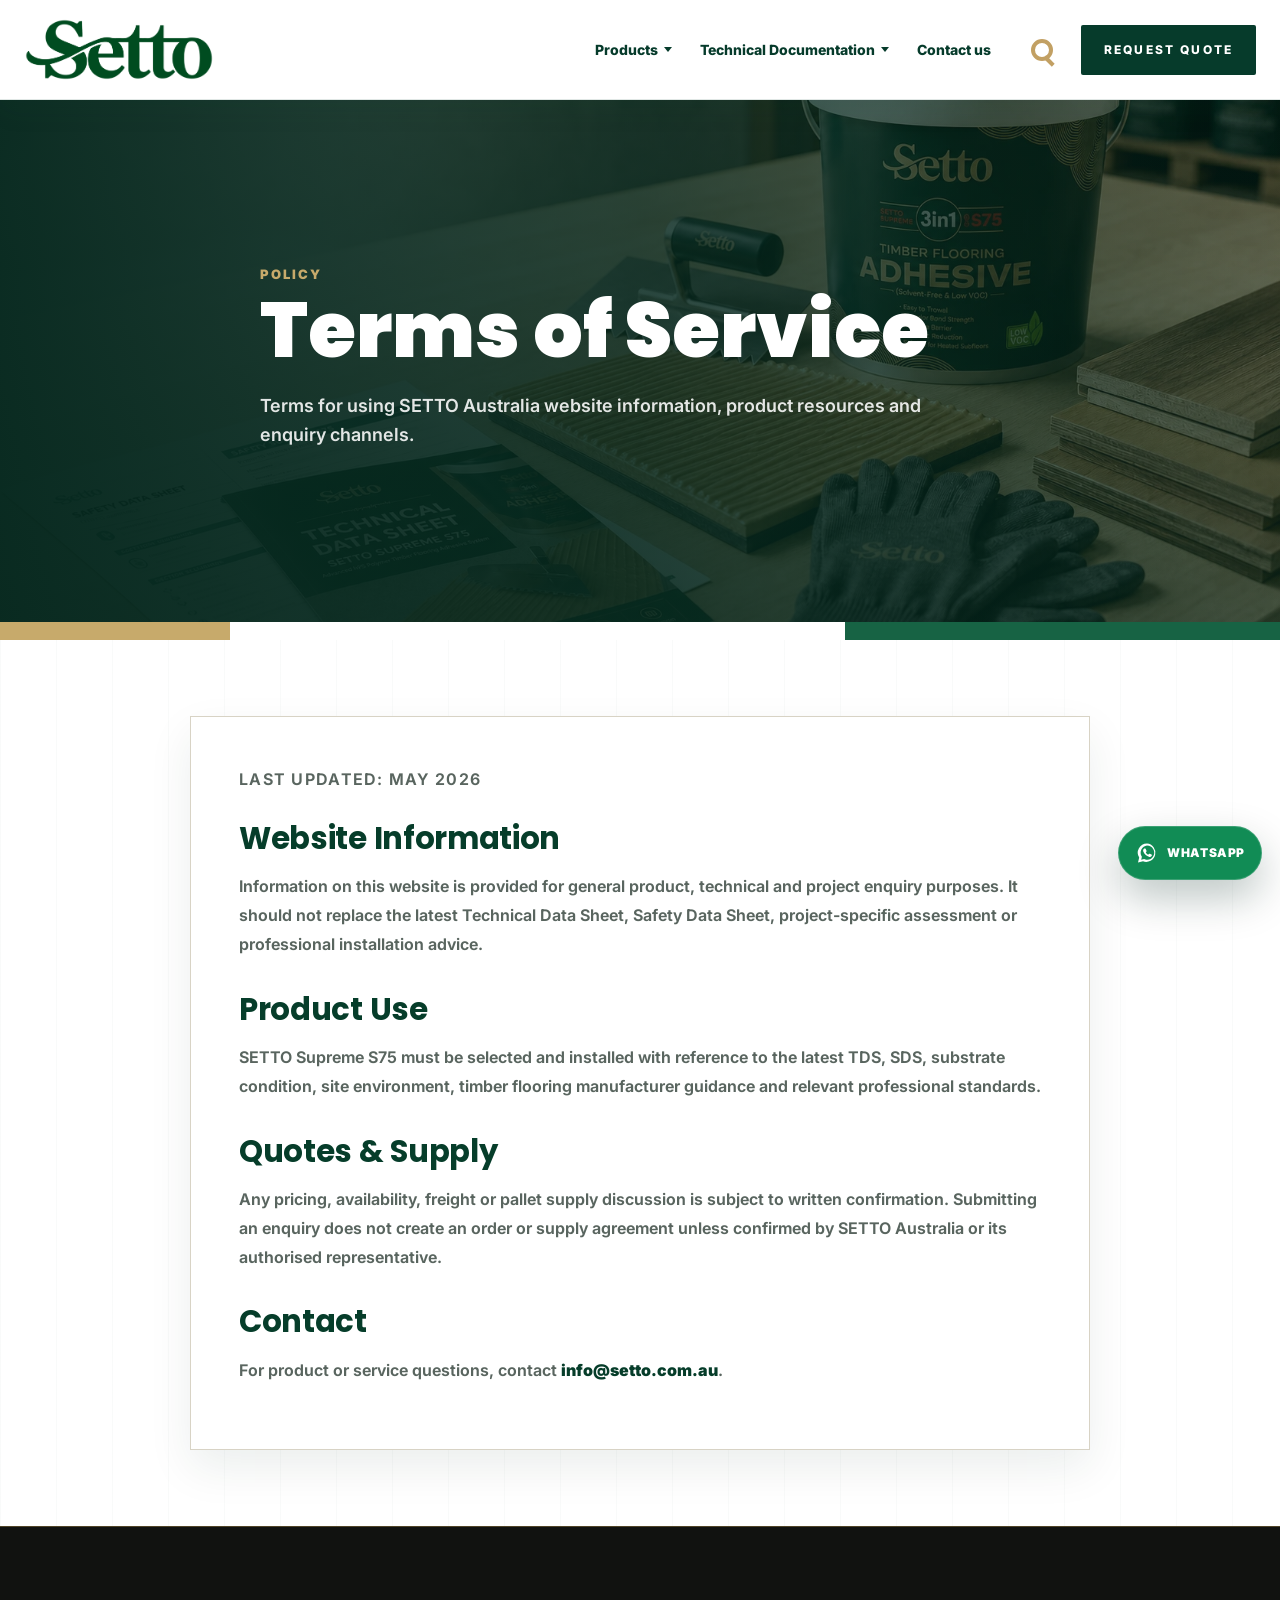
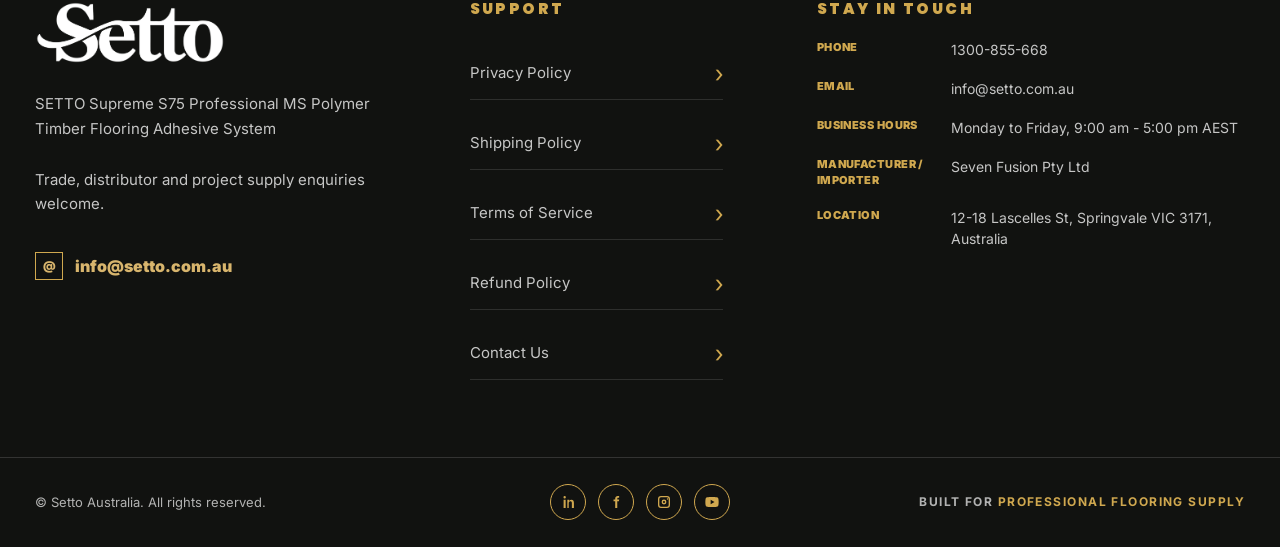
<file: terms-of-service.html>
﻿<!DOCTYPE html>
<html lang="en">
<head>
    <meta charset="UTF-8">
    <meta name="viewport" content="width=device-width, initial-scale=1.0">
    <meta name="description" content="SETTO Australia terms of service for website information, technical guidance and trade enquiries.">
    <title>Terms of Service | Setto Australia</title>
    <link rel="preconnect" href="https://fonts.googleapis.com">
    <link rel="preconnect" href="https://fonts.gstatic.com" crossorigin>
    <link href="https://fonts.googleapis.com/css2?family=Inter:wght@400;500;600;700;800;900&family=Poppins:wght@600;700;800;900&display=swap" rel="stylesheet">
    <link rel="stylesheet" href="style.css?v=site-unity-v1-footer-v2">
</head>
<body class="homey-replica">
    <header class="site-header" data-site-header></header>
    <main class="replica-main replica-subpage policy-page">
        <section class="replica-page-hero">
            <img src="/assets/generated/setto-v2/resources-technical-hero.png" data-image-key="resourcesHero" alt="SETTO technical guidance terms">
            <div class="container replica-page-hero-inner">
                <p class="red-kicker">Policy</p>
                <h1>Terms of Service</h1>
                <p>Terms for using SETTO Australia website information, product resources and enquiry channels.</p>
            </div>
        </section>
        <section class="replica-section">
            <div class="container policy-content">
                <p class="policy-updated">Last updated: May 2026</p>
                <h2>Website Information</h2>
                <p>Information on this website is provided for general product, technical and project enquiry purposes. It should not replace the latest Technical Data Sheet, Safety Data Sheet, project-specific assessment or professional installation advice.</p>
                <h2>Product Use</h2>
                <p>SETTO Supreme S75 must be selected and installed with reference to the latest TDS, SDS, substrate condition, site environment, timber flooring manufacturer guidance and relevant professional standards.</p>
                <h2>Quotes & Supply</h2>
                <p>Any pricing, availability, freight or pallet supply discussion is subject to written confirmation. Submitting an enquiry does not create an order or supply agreement unless confirmed by SETTO Australia or its authorised representative.</p>
                <h2>Contact</h2>
                <p>For product or service questions, contact <a href="mailto:info@setto.com.au">info@setto.com.au</a>.</p>
            </div>
        </section>
    </main>
    <footer id="site-footer" class="site-footer" data-site-footer></footer>
    <div class="float-actions" aria-label="Quick contact actions"><a href="mailto:info@setto.com.au">Email</a><a href="/contact.html#inquiry">Contact</a></div>
    <script src="/assets/data/siteContent.js?v=600ml-v1"></script>
    <script src="main.js?v=footer-replica-v1"></script>
</body>
</html>
</file>
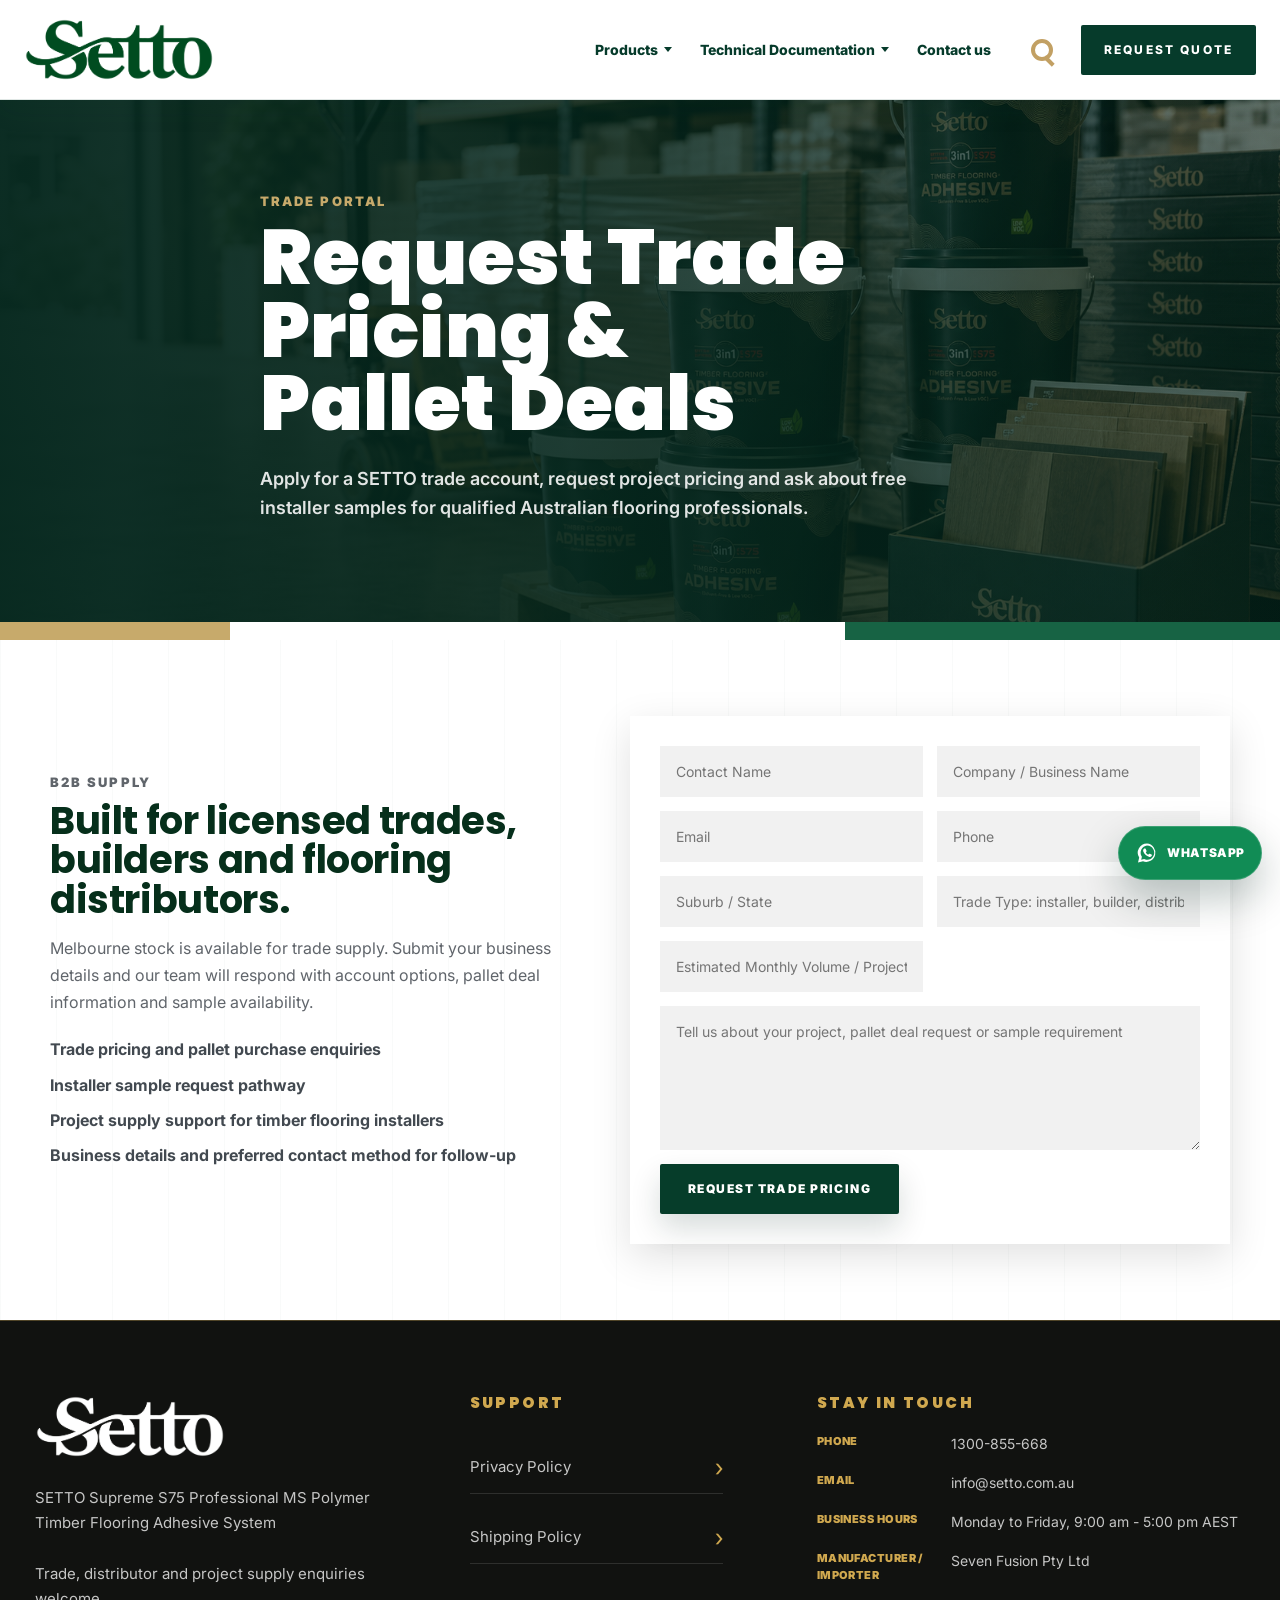
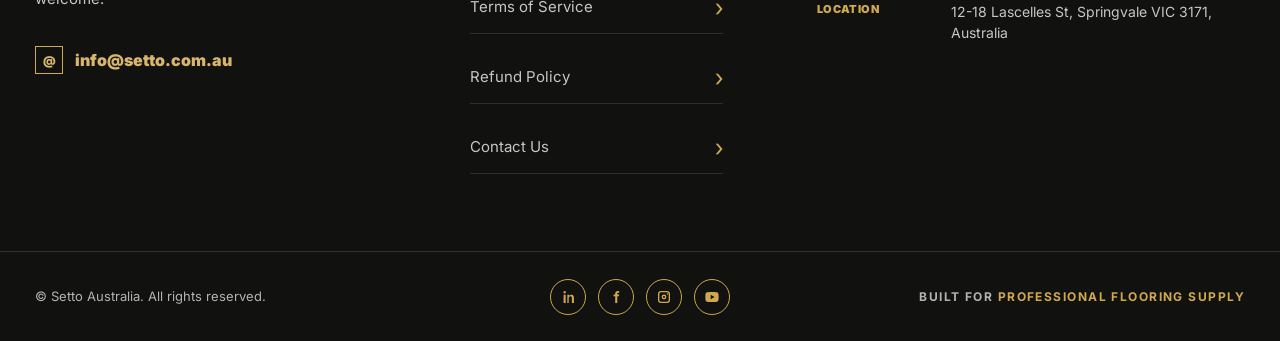
<file: trade.html>
﻿<!DOCTYPE html>
<html lang="en">
<head>
    <meta charset="UTF-8">
    <meta name="viewport" content="width=device-width, initial-scale=1.0">
    <meta name="description" content="Apply for SETTO trade pricing, pallet deals and installer samples for Australian flooring professionals.">
    <title>Trade Account | SETTO Australia</title>
    <link rel="preconnect" href="https://fonts.googleapis.com">
    <link rel="preconnect" href="https://fonts.gstatic.com" crossorigin>
    <link href="https://fonts.googleapis.com/css2?family=Inter:wght@400;500;600;700;800;900&family=Poppins:wght@600;700;800;900&display=swap" rel="stylesheet">
    <link rel="stylesheet" href="style.css?v=site-unity-v1-footer-v2">
</head>
<body class="homey-replica">
    <header class="site-header" data-site-header></header>

    <main class="replica-main replica-subpage">
        <section class="replica-page-hero">
            <img src="/assets/generated/setto-v2/trade-portal-hero.png" data-image-key="tradeHero" alt="SETTO trade supply for professional flooring projects">
            <div class="container replica-page-hero-inner">
                <p class="red-kicker">Trade Portal</p>
                <h1>Request Trade Pricing & Pallet Deals</h1>
                <p>Apply for a SETTO trade account, request project pricing and ask about free installer samples for qualified Australian flooring professionals.</p>
            </div>
        </section>

        <section class="replica-section contact-section" id="trade-inquiry">
            <div class="container contact-grid">
                <div class="contact-copy reveal">
                    <p class="red-kicker">B2B Supply</p>
                    <h2>Built for licensed trades, builders and flooring distributors.</h2>
                    <p>Melbourne stock is available for trade supply. Submit your business details and our team will respond with account options, pallet deal information and sample availability.</p>
                    <ul>
                        <li>Trade pricing and pallet purchase enquiries</li>
                        <li>Installer sample request pathway</li>
                        <li>Project supply support for timber flooring installers</li>
                        <li>Business details and preferred contact method for follow-up</li>
                    </ul>
                </div>
                <form class="replica-form trade-form reveal" action="https://formsubmit.co/info@setto.com.au" method="POST" data-inquiry-form>
                    <input type="hidden" name="_subject" value="SETTO Trade Pricing Inquiry">
                    <input type="hidden" name="_template" value="table">
                    <input type="hidden" name="_captcha" value="false">
                    <input type="hidden" name="_next" value="https://setto-web-design.vercel.app/contact.html?sent=1#inquiry">
                    <input type="text" name="_honey" tabindex="-1" autocomplete="off" aria-hidden="true" style="display:none">
                    <input type="text" name="name" placeholder="Contact Name" required>
                    <input type="text" name="company" placeholder="Company / Business Name" required>
                    <input type="email" name="email" placeholder="Email" required>
                    <input type="tel" name="phone" placeholder="Phone" required>
                    <input type="text" name="location" placeholder="Suburb / State" required>
                    <input type="text" name="tradeType" placeholder="Trade Type: installer, builder, distributor" required>
                    <input type="text" name="volume" placeholder="Estimated Monthly Volume / Project Size">
                    <textarea name="message" rows="5" placeholder="Tell us about your project, pallet deal request or sample requirement" required></textarea>
                    <button class="replica-btn red" type="submit">Request Trade Pricing</button>
                </form>
            </div>
        </section>
    </main>

    <footer id="site-footer" class="site-footer" data-site-footer></footer>
    <div class="float-actions" aria-label="Quick contact actions"><a href="mailto:info@setto.com.au">Email</a><a href="#trade-inquiry">Trade</a></div>
    <div class="toast" data-toast role="status" aria-live="polite"></div>
    <script src="/assets/data/siteContent.js?v=600ml-v1"></script>
    <script src="main.js?v=footer-replica-v1"></script>
</body>
</html>
</file>
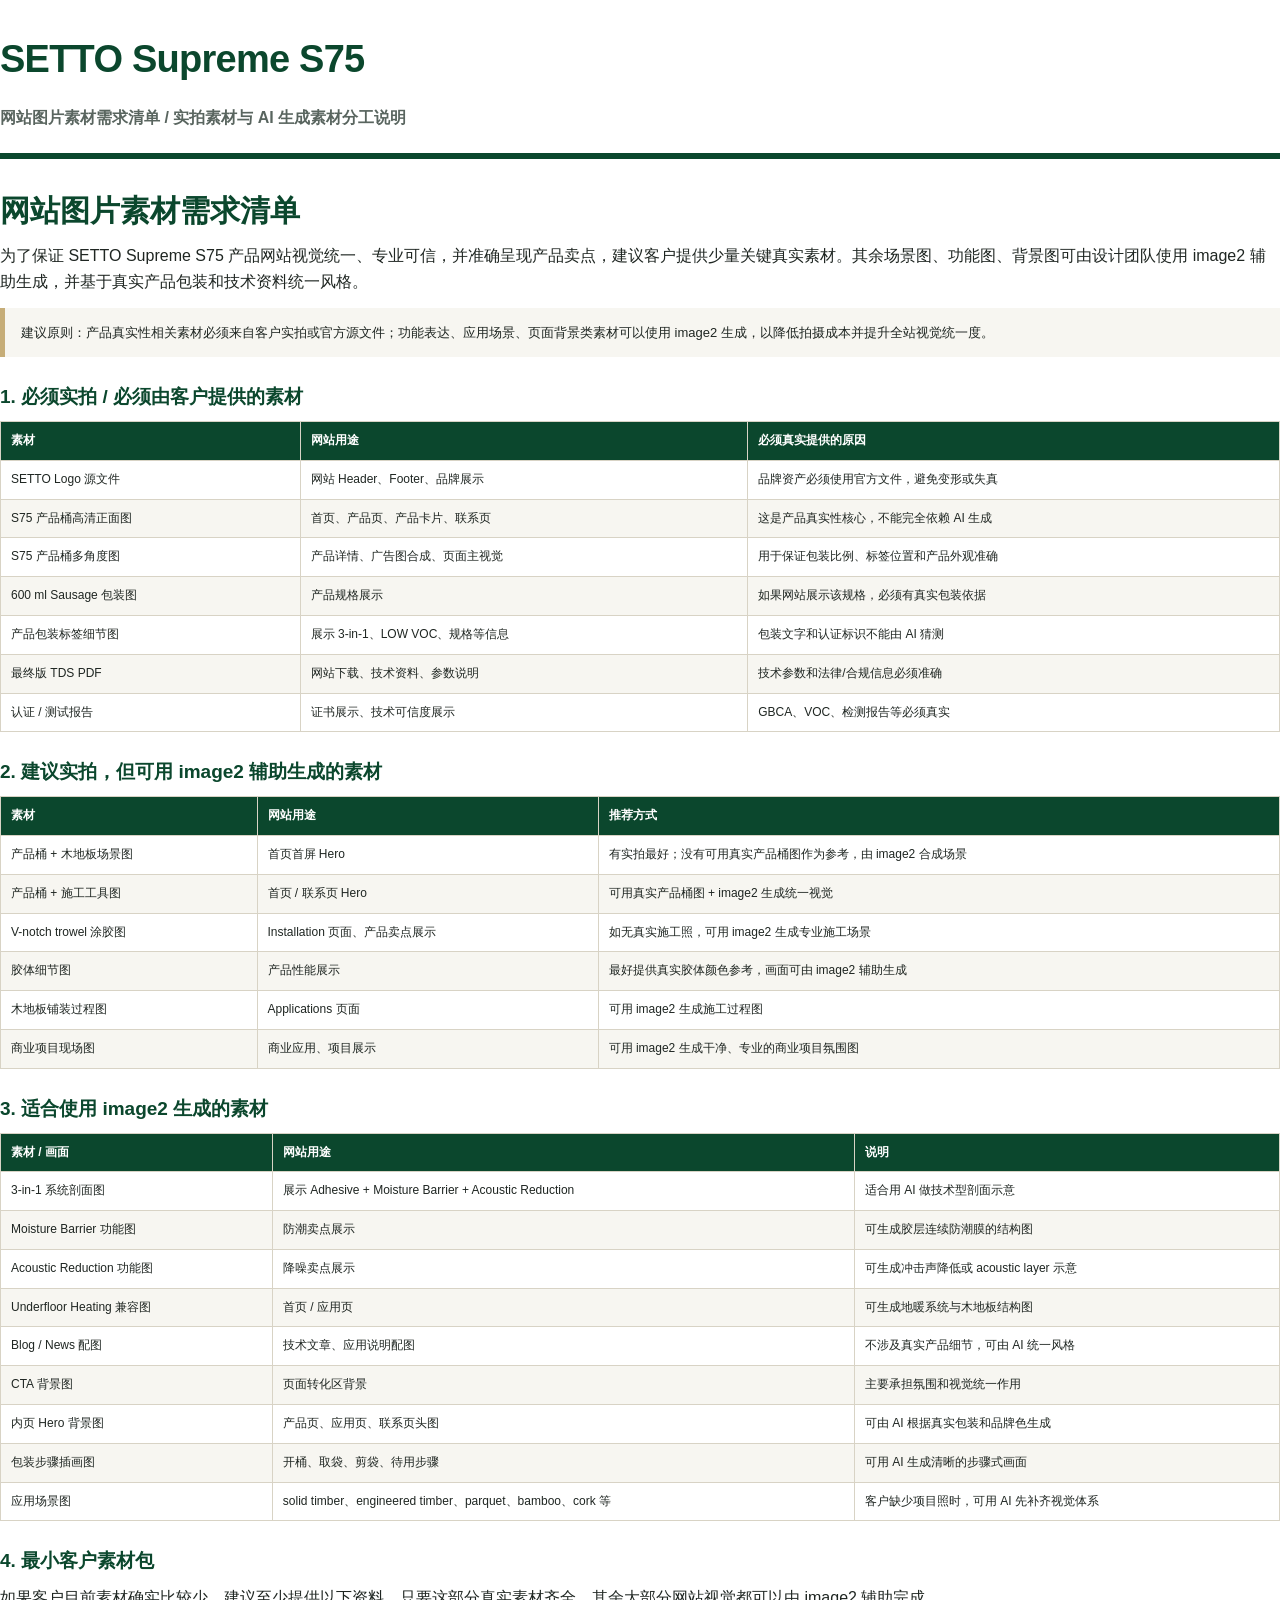
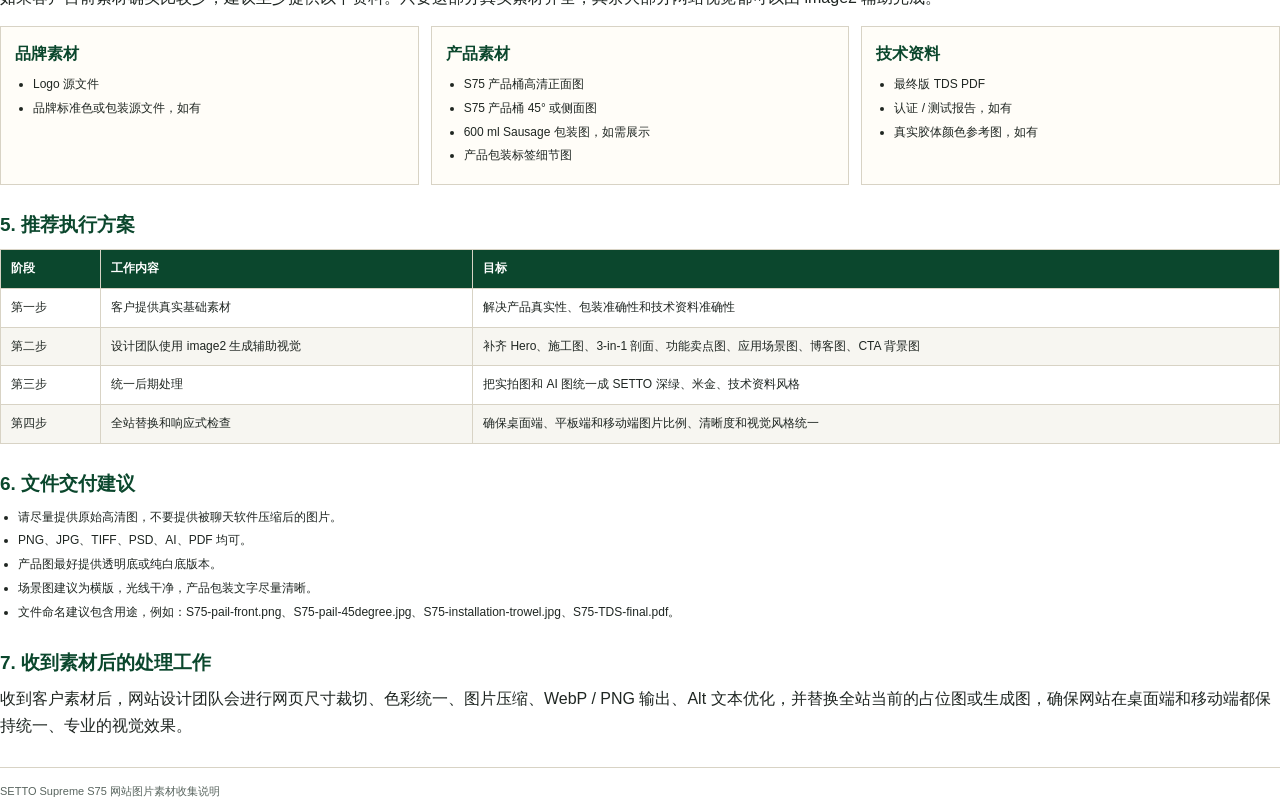
<file: docs/setto-s75-website-image-requirements-cn.html>
<!DOCTYPE html>
<html lang="zh-CN">
<head>
    <meta charset="UTF-8">
    <title>SETTO Supreme S75 网站图片素材需求清单</title>
    <style>
        @page { size: A4; margin: 18mm 16mm; }
        * { box-sizing: border-box; }
        body { margin: 0; color: #1f2622; font-family: "Microsoft YaHei", "PingFang SC", Arial, sans-serif; line-height: 1.65; background: #fff; }
        .cover { padding: 28px 0 22px; border-bottom: 6px solid #0b472d; }
        .brand { color: #0b472d; font-size: 38px; font-weight: 800; letter-spacing: -0.02em; }
        .subtitle { margin-top: 14px; color: #59655f; font-size: 16px; font-weight: 700; }
        h1 { margin: 34px 0 14px; color: #0b472d; font-size: 30px; line-height: 1.2; }
        h2 { margin: 28px 0 12px; color: #0b472d; font-size: 19px; line-height: 1.25; page-break-after: avoid; }
        p { margin: 8px 0 12px; }
        table { width: 100%; margin: 12px 0 22px; border-collapse: collapse; page-break-inside: avoid; }
        th { color: #fff; background: #0b472d; font-size: 12px; text-align: left; }
        th, td { padding: 9px 10px; border: 1px solid #d8d3c5; vertical-align: top; }
        td { font-size: 12px; }
        tr:nth-child(even) td { background: #f7f6f1; }
        .note { padding: 14px 16px; border-left: 5px solid #c6ad78; background: #f7f6f1; font-size: 13px; }
        .priority { display: grid; grid-template-columns: repeat(3, 1fr); gap: 12px; margin: 14px 0 24px; }
        .box { padding: 14px; border: 1px solid #d8d3c5; background: #fffdf8; page-break-inside: avoid; }
        .box strong { display: block; margin-bottom: 8px; color: #0b472d; }
        ul { margin: 6px 0 0; padding-left: 18px; }
        li { margin: 4px 0; font-size: 12px; }
        .footer { margin-top: 28px; padding-top: 14px; border-top: 1px solid #d8d3c5; color: #59655f; font-size: 11px; }
    </style>
</head>
<body>
    <section class="cover">
        <div class="brand">SETTO Supreme S75</div>
        <div class="subtitle">网站图片素材需求清单 / 实拍素材与 AI 生成素材分工说明</div>
    </section>

    <h1>网站图片素材需求清单</h1>
    <p>为了保证 SETTO Supreme S75 产品网站视觉统一、专业可信，并准确呈现产品卖点，建议客户提供少量关键真实素材。其余场景图、功能图、背景图可由设计团队使用 image2 辅助生成，并基于真实产品包装和技术资料统一风格。</p>

    <div class="note">
        建议原则：产品真实性相关素材必须来自客户实拍或官方源文件；功能表达、应用场景、页面背景类素材可以使用 image2 生成，以降低拍摄成本并提升全站视觉统一度。
    </div>

    <h2>1. 必须实拍 / 必须由客户提供的素材</h2>
    <table>
        <thead><tr><th>素材</th><th>网站用途</th><th>必须真实提供的原因</th></tr></thead>
        <tbody>
            <tr><td>SETTO Logo 源文件</td><td>网站 Header、Footer、品牌展示</td><td>品牌资产必须使用官方文件，避免变形或失真</td></tr>
            <tr><td>S75 产品桶高清正面图</td><td>首页、产品页、产品卡片、联系页</td><td>这是产品真实性核心，不能完全依赖 AI 生成</td></tr>
            <tr><td>S75 产品桶多角度图</td><td>产品详情、广告图合成、页面主视觉</td><td>用于保证包装比例、标签位置和产品外观准确</td></tr>
            <tr><td>600 ml Sausage 包装图</td><td>产品规格展示</td><td>如果网站展示该规格，必须有真实包装依据</td></tr>
            <tr><td>产品包装标签细节图</td><td>展示 3-in-1、LOW VOC、规格等信息</td><td>包装文字和认证标识不能由 AI 猜测</td></tr>
            <tr><td>最终版 TDS PDF</td><td>网站下载、技术资料、参数说明</td><td>技术参数和法律/合规信息必须准确</td></tr>
            <tr><td>认证 / 测试报告</td><td>证书展示、技术可信度展示</td><td>GBCA、VOC、检测报告等必须真实</td></tr>
        </tbody>
    </table>

    <h2>2. 建议实拍，但可用 image2 辅助生成的素材</h2>
    <table>
        <thead><tr><th>素材</th><th>网站用途</th><th>推荐方式</th></tr></thead>
        <tbody>
            <tr><td>产品桶 + 木地板场景图</td><td>首页首屏 Hero</td><td>有实拍最好；没有可用真实产品桶图作为参考，由 image2 合成场景</td></tr>
            <tr><td>产品桶 + 施工工具图</td><td>首页 / 联系页 Hero</td><td>可用真实产品桶图 + image2 生成统一视觉</td></tr>
            <tr><td>V-notch trowel 涂胶图</td><td>Installation 页面、产品卖点展示</td><td>如无真实施工照，可用 image2 生成专业施工场景</td></tr>
            <tr><td>胶体细节图</td><td>产品性能展示</td><td>最好提供真实胶体颜色参考，画面可由 image2 辅助生成</td></tr>
            <tr><td>木地板铺装过程图</td><td>Applications 页面</td><td>可用 image2 生成施工过程图</td></tr>
            <tr><td>商业项目现场图</td><td>商业应用、项目展示</td><td>可用 image2 生成干净、专业的商业项目氛围图</td></tr>
        </tbody>
    </table>

    <h2>3. 适合使用 image2 生成的素材</h2>
    <table>
        <thead><tr><th>素材 / 画面</th><th>网站用途</th><th>说明</th></tr></thead>
        <tbody>
            <tr><td>3-in-1 系统剖面图</td><td>展示 Adhesive + Moisture Barrier + Acoustic Reduction</td><td>适合用 AI 做技术型剖面示意</td></tr>
            <tr><td>Moisture Barrier 功能图</td><td>防潮卖点展示</td><td>可生成胶层连续防潮膜的结构图</td></tr>
            <tr><td>Acoustic Reduction 功能图</td><td>降噪卖点展示</td><td>可生成冲击声降低或 acoustic layer 示意</td></tr>
            <tr><td>Underfloor Heating 兼容图</td><td>首页 / 应用页</td><td>可生成地暖系统与木地板结构图</td></tr>
            <tr><td>Blog / News 配图</td><td>技术文章、应用说明配图</td><td>不涉及真实产品细节，可由 AI 统一风格</td></tr>
            <tr><td>CTA 背景图</td><td>页面转化区背景</td><td>主要承担氛围和视觉统一作用</td></tr>
            <tr><td>内页 Hero 背景图</td><td>产品页、应用页、联系页头图</td><td>可由 AI 根据真实包装和品牌色生成</td></tr>
            <tr><td>包装步骤插画图</td><td>开桶、取袋、剪袋、待用步骤</td><td>可用 AI 生成清晰的步骤式画面</td></tr>
            <tr><td>应用场景图</td><td>solid timber、engineered timber、parquet、bamboo、cork 等</td><td>客户缺少项目照时，可用 AI 先补齐视觉体系</td></tr>
        </tbody>
    </table>

    <h2>4. 最小客户素材包</h2>
    <p>如果客户目前素材确实比较少，建议至少提供以下资料。只要这部分真实素材齐全，其余大部分网站视觉都可以由 image2 辅助完成。</p>
    <div class="priority">
        <div class="box">
            <strong>品牌素材</strong>
            <ul>
                <li>Logo 源文件</li>
                <li>品牌标准色或包装源文件，如有</li>
            </ul>
        </div>
        <div class="box">
            <strong>产品素材</strong>
            <ul>
                <li>S75 产品桶高清正面图</li>
                <li>S75 产品桶 45° 或侧面图</li>
                <li>600 ml Sausage 包装图，如需展示</li>
                <li>产品包装标签细节图</li>
            </ul>
        </div>
        <div class="box">
            <strong>技术资料</strong>
            <ul>
                <li>最终版 TDS PDF</li>
                <li>认证 / 测试报告，如有</li>
                <li>真实胶体颜色参考图，如有</li>
            </ul>
        </div>
    </div>

    <h2>5. 推荐执行方案</h2>
    <table>
        <thead><tr><th>阶段</th><th>工作内容</th><th>目标</th></tr></thead>
        <tbody>
            <tr><td>第一步</td><td>客户提供真实基础素材</td><td>解决产品真实性、包装准确性和技术资料准确性</td></tr>
            <tr><td>第二步</td><td>设计团队使用 image2 生成辅助视觉</td><td>补齐 Hero、施工图、3-in-1 剖面、功能卖点图、应用场景图、博客图、CTA 背景图</td></tr>
            <tr><td>第三步</td><td>统一后期处理</td><td>把实拍图和 AI 图统一成 SETTO 深绿、米金、技术资料风格</td></tr>
            <tr><td>第四步</td><td>全站替换和响应式检查</td><td>确保桌面端、平板端和移动端图片比例、清晰度和视觉风格统一</td></tr>
        </tbody>
    </table>

    <h2>6. 文件交付建议</h2>
    <ul>
        <li>请尽量提供原始高清图，不要提供被聊天软件压缩后的图片。</li>
        <li>PNG、JPG、TIFF、PSD、AI、PDF 均可。</li>
        <li>产品图最好提供透明底或纯白底版本。</li>
        <li>场景图建议为横版，光线干净，产品包装文字尽量清晰。</li>
        <li>文件命名建议包含用途，例如：S75-pail-front.png、S75-pail-45degree.jpg、S75-installation-trowel.jpg、S75-TDS-final.pdf。</li>
    </ul>

    <h2>7. 收到素材后的处理工作</h2>
    <p>收到客户素材后，网站设计团队会进行网页尺寸裁切、色彩统一、图片压缩、WebP / PNG 输出、Alt 文本优化，并替换全站当前的占位图或生成图，确保网站在桌面端和移动端都保持统一、专业的视觉效果。</p>

    <div class="footer">SETTO Supreme S75 网站图片素材收集说明</div>
</body>
</html>
</file>
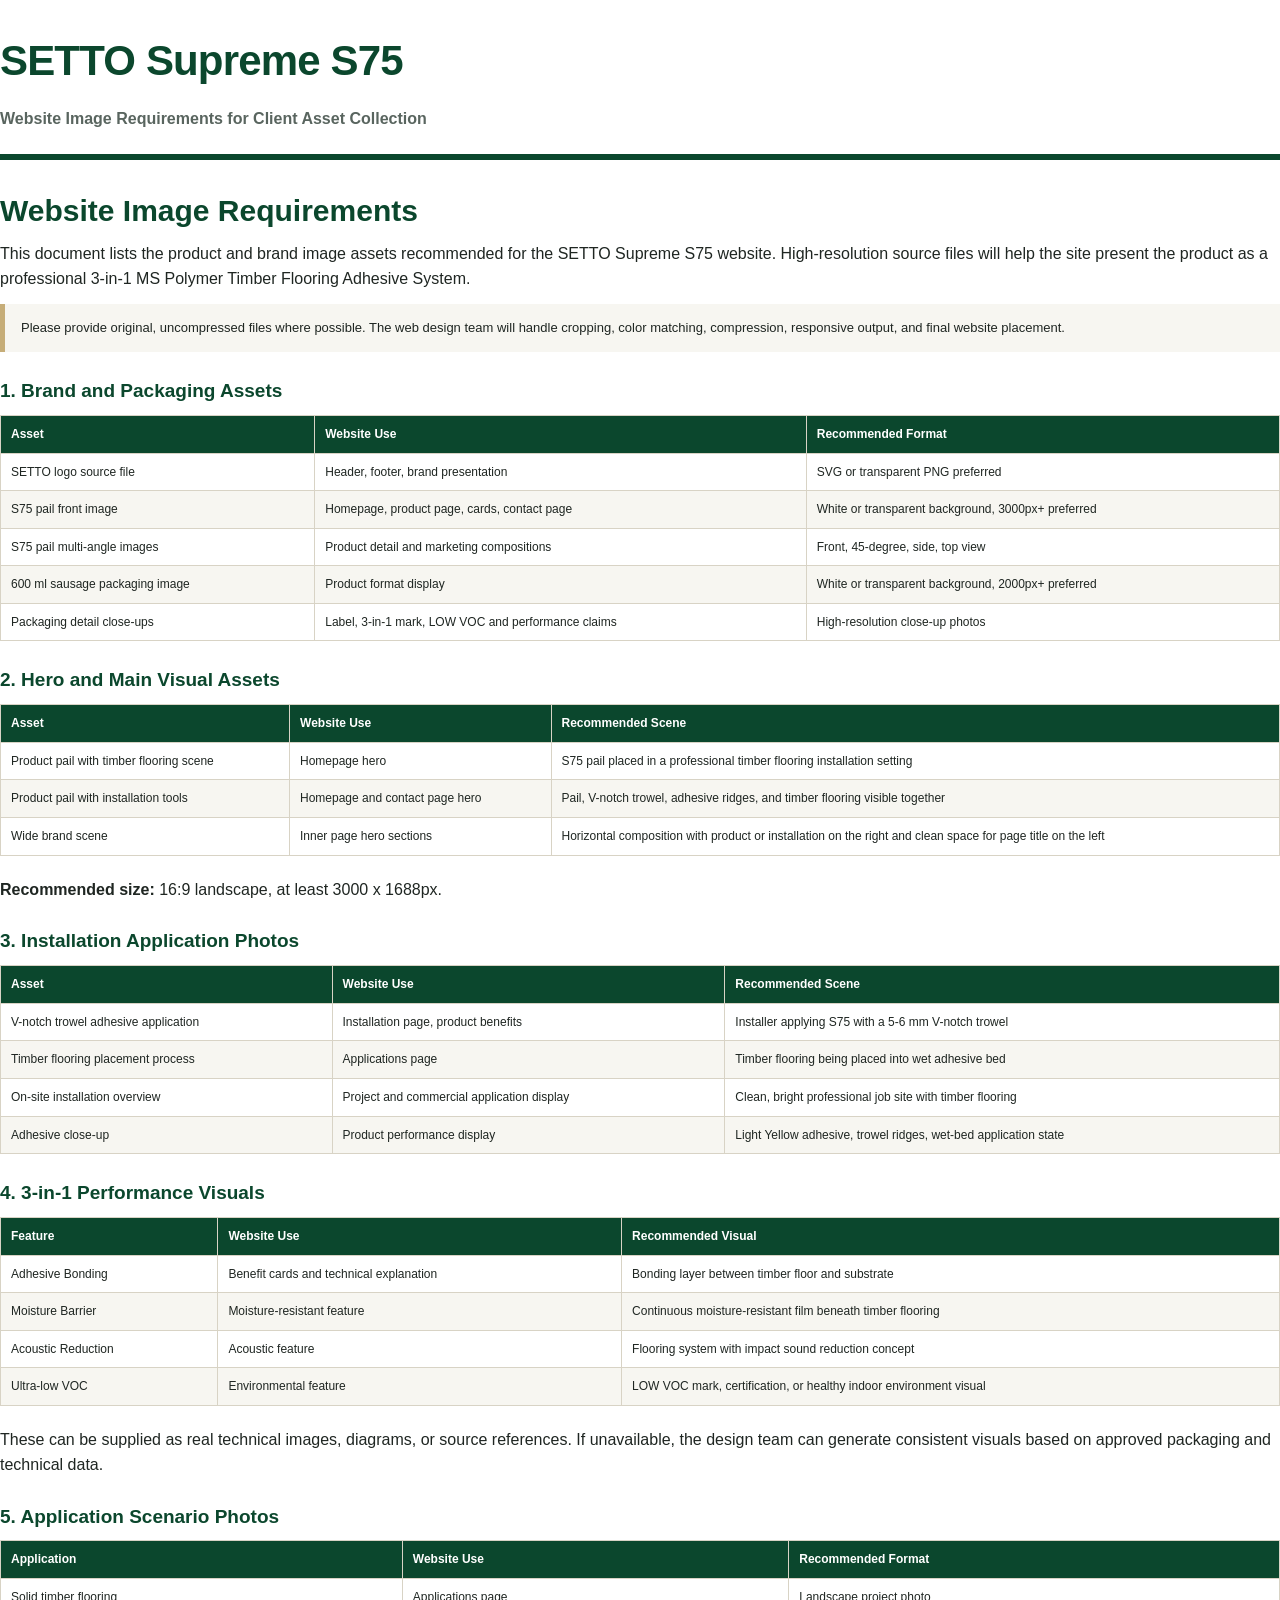
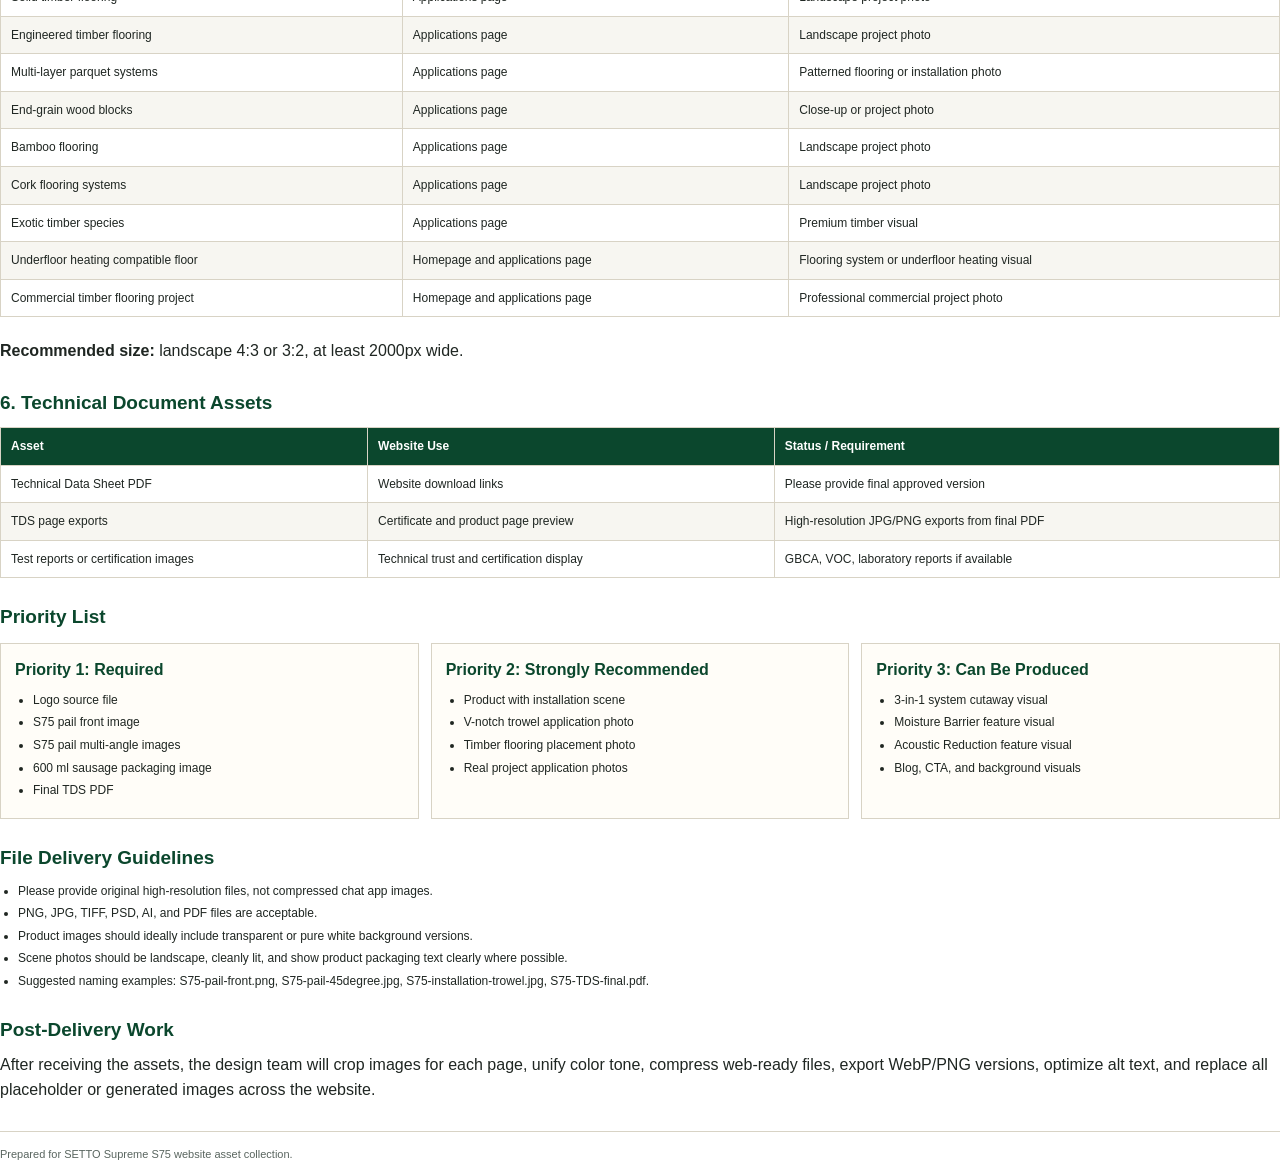
<file: docs/setto-s75-website-image-requirements.html>
<!DOCTYPE html>
<html lang="en">
<head>
    <meta charset="UTF-8">
    <title>SETTO Supreme S75 Website Image Requirements</title>
    <style>
        @page {
            size: A4;
            margin: 18mm 16mm;
        }

        * {
            box-sizing: border-box;
        }

        body {
            margin: 0;
            color: #1f2622;
            font-family: Arial, Helvetica, sans-serif;
            line-height: 1.55;
            background: #fff;
        }

        .cover {
            padding: 28px 0 22px;
            border-bottom: 6px solid #0b472d;
        }

        .brand {
            color: #0b472d;
            font-size: 42px;
            font-weight: 800;
            letter-spacing: -0.02em;
        }

        .subtitle {
            margin-top: 14px;
            color: #59655f;
            font-size: 16px;
            font-weight: 700;
        }

        h1 {
            margin: 34px 0 14px;
            color: #0b472d;
            font-size: 30px;
            line-height: 1.15;
        }

        h2 {
            margin: 28px 0 12px;
            color: #0b472d;
            font-size: 19px;
            line-height: 1.2;
            page-break-after: avoid;
        }

        p {
            margin: 8px 0 12px;
        }

        table {
            width: 100%;
            margin: 12px 0 22px;
            border-collapse: collapse;
            page-break-inside: avoid;
        }

        th {
            color: #fff;
            background: #0b472d;
            font-size: 12px;
            text-align: left;
        }

        th,
        td {
            padding: 9px 10px;
            border: 1px solid #d8d3c5;
            vertical-align: top;
        }

        td {
            font-size: 12px;
        }

        tr:nth-child(even) td {
            background: #f7f6f1;
        }

        .note {
            padding: 14px 16px;
            border-left: 5px solid #c6ad78;
            background: #f7f6f1;
            font-size: 13px;
        }

        .priority {
            display: grid;
            grid-template-columns: repeat(3, 1fr);
            gap: 12px;
            margin: 14px 0 24px;
        }

        .box {
            padding: 14px;
            border: 1px solid #d8d3c5;
            background: #fffdf8;
            page-break-inside: avoid;
        }

        .box strong {
            display: block;
            margin-bottom: 8px;
            color: #0b472d;
        }

        ul {
            margin: 6px 0 0;
            padding-left: 18px;
        }

        li {
            margin: 4px 0;
            font-size: 12px;
        }

        .footer {
            margin-top: 28px;
            padding-top: 14px;
            border-top: 1px solid #d8d3c5;
            color: #59655f;
            font-size: 11px;
        }
    </style>
</head>
<body>
    <section class="cover">
        <div class="brand">SETTO Supreme S75</div>
        <div class="subtitle">Website Image Requirements for Client Asset Collection</div>
    </section>

    <h1>Website Image Requirements</h1>
    <p>This document lists the product and brand image assets recommended for the SETTO Supreme S75 website. High-resolution source files will help the site present the product as a professional 3-in-1 MS Polymer Timber Flooring Adhesive System.</p>

    <div class="note">
        Please provide original, uncompressed files where possible. The web design team will handle cropping, color matching, compression, responsive output, and final website placement.
    </div>

    <h2>1. Brand and Packaging Assets</h2>
    <table>
        <thead><tr><th>Asset</th><th>Website Use</th><th>Recommended Format</th></tr></thead>
        <tbody>
            <tr><td>SETTO logo source file</td><td>Header, footer, brand presentation</td><td>SVG or transparent PNG preferred</td></tr>
            <tr><td>S75 pail front image</td><td>Homepage, product page, cards, contact page</td><td>White or transparent background, 3000px+ preferred</td></tr>
            <tr><td>S75 pail multi-angle images</td><td>Product detail and marketing compositions</td><td>Front, 45-degree, side, top view</td></tr>
            <tr><td>600 ml sausage packaging image</td><td>Product format display</td><td>White or transparent background, 2000px+ preferred</td></tr>
            <tr><td>Packaging detail close-ups</td><td>Label, 3-in-1 mark, LOW VOC and performance claims</td><td>High-resolution close-up photos</td></tr>
        </tbody>
    </table>

    <h2>2. Hero and Main Visual Assets</h2>
    <table>
        <thead><tr><th>Asset</th><th>Website Use</th><th>Recommended Scene</th></tr></thead>
        <tbody>
            <tr><td>Product pail with timber flooring scene</td><td>Homepage hero</td><td>S75 pail placed in a professional timber flooring installation setting</td></tr>
            <tr><td>Product pail with installation tools</td><td>Homepage and contact page hero</td><td>Pail, V-notch trowel, adhesive ridges, and timber flooring visible together</td></tr>
            <tr><td>Wide brand scene</td><td>Inner page hero sections</td><td>Horizontal composition with product or installation on the right and clean space for page title on the left</td></tr>
        </tbody>
    </table>
    <p><strong>Recommended size:</strong> 16:9 landscape, at least 3000 x 1688px.</p>

    <h2>3. Installation Application Photos</h2>
    <table>
        <thead><tr><th>Asset</th><th>Website Use</th><th>Recommended Scene</th></tr></thead>
        <tbody>
            <tr><td>V-notch trowel adhesive application</td><td>Installation page, product benefits</td><td>Installer applying S75 with a 5-6 mm V-notch trowel</td></tr>
            <tr><td>Timber flooring placement process</td><td>Applications page</td><td>Timber flooring being placed into wet adhesive bed</td></tr>
            <tr><td>On-site installation overview</td><td>Project and commercial application display</td><td>Clean, bright professional job site with timber flooring</td></tr>
            <tr><td>Adhesive close-up</td><td>Product performance display</td><td>Light Yellow adhesive, trowel ridges, wet-bed application state</td></tr>
        </tbody>
    </table>

    <h2>4. 3-in-1 Performance Visuals</h2>
    <table>
        <thead><tr><th>Feature</th><th>Website Use</th><th>Recommended Visual</th></tr></thead>
        <tbody>
            <tr><td>Adhesive Bonding</td><td>Benefit cards and technical explanation</td><td>Bonding layer between timber floor and substrate</td></tr>
            <tr><td>Moisture Barrier</td><td>Moisture-resistant feature</td><td>Continuous moisture-resistant film beneath timber flooring</td></tr>
            <tr><td>Acoustic Reduction</td><td>Acoustic feature</td><td>Flooring system with impact sound reduction concept</td></tr>
            <tr><td>Ultra-low VOC</td><td>Environmental feature</td><td>LOW VOC mark, certification, or healthy indoor environment visual</td></tr>
        </tbody>
    </table>
    <p>These can be supplied as real technical images, diagrams, or source references. If unavailable, the design team can generate consistent visuals based on approved packaging and technical data.</p>

    <h2>5. Application Scenario Photos</h2>
    <table>
        <thead><tr><th>Application</th><th>Website Use</th><th>Recommended Format</th></tr></thead>
        <tbody>
            <tr><td>Solid timber flooring</td><td>Applications page</td><td>Landscape project photo</td></tr>
            <tr><td>Engineered timber flooring</td><td>Applications page</td><td>Landscape project photo</td></tr>
            <tr><td>Multi-layer parquet systems</td><td>Applications page</td><td>Patterned flooring or installation photo</td></tr>
            <tr><td>End-grain wood blocks</td><td>Applications page</td><td>Close-up or project photo</td></tr>
            <tr><td>Bamboo flooring</td><td>Applications page</td><td>Landscape project photo</td></tr>
            <tr><td>Cork flooring systems</td><td>Applications page</td><td>Landscape project photo</td></tr>
            <tr><td>Exotic timber species</td><td>Applications page</td><td>Premium timber visual</td></tr>
            <tr><td>Underfloor heating compatible floor</td><td>Homepage and applications page</td><td>Flooring system or underfloor heating visual</td></tr>
            <tr><td>Commercial timber flooring project</td><td>Homepage and applications page</td><td>Professional commercial project photo</td></tr>
        </tbody>
    </table>
    <p><strong>Recommended size:</strong> landscape 4:3 or 3:2, at least 2000px wide.</p>

    <h2>6. Technical Document Assets</h2>
    <table>
        <thead><tr><th>Asset</th><th>Website Use</th><th>Status / Requirement</th></tr></thead>
        <tbody>
            <tr><td>Technical Data Sheet PDF</td><td>Website download links</td><td>Please provide final approved version</td></tr>
            <tr><td>TDS page exports</td><td>Certificate and product page preview</td><td>High-resolution JPG/PNG exports from final PDF</td></tr>
            <tr><td>Test reports or certification images</td><td>Technical trust and certification display</td><td>GBCA, VOC, laboratory reports if available</td></tr>
        </tbody>
    </table>

    <h2>Priority List</h2>
    <div class="priority">
        <div class="box">
            <strong>Priority 1: Required</strong>
            <ul>
                <li>Logo source file</li>
                <li>S75 pail front image</li>
                <li>S75 pail multi-angle images</li>
                <li>600 ml sausage packaging image</li>
                <li>Final TDS PDF</li>
            </ul>
        </div>
        <div class="box">
            <strong>Priority 2: Strongly Recommended</strong>
            <ul>
                <li>Product with installation scene</li>
                <li>V-notch trowel application photo</li>
                <li>Timber flooring placement photo</li>
                <li>Real project application photos</li>
            </ul>
        </div>
        <div class="box">
            <strong>Priority 3: Can Be Produced</strong>
            <ul>
                <li>3-in-1 system cutaway visual</li>
                <li>Moisture Barrier feature visual</li>
                <li>Acoustic Reduction feature visual</li>
                <li>Blog, CTA, and background visuals</li>
            </ul>
        </div>
    </div>

    <h2>File Delivery Guidelines</h2>
    <ul>
        <li>Please provide original high-resolution files, not compressed chat app images.</li>
        <li>PNG, JPG, TIFF, PSD, AI, and PDF files are acceptable.</li>
        <li>Product images should ideally include transparent or pure white background versions.</li>
        <li>Scene photos should be landscape, cleanly lit, and show product packaging text clearly where possible.</li>
        <li>Suggested naming examples: S75-pail-front.png, S75-pail-45degree.jpg, S75-installation-trowel.jpg, S75-TDS-final.pdf.</li>
    </ul>

    <h2>Post-Delivery Work</h2>
    <p>After receiving the assets, the design team will crop images for each page, unify color tone, compress web-ready files, export WebP/PNG versions, optimize alt text, and replace all placeholder or generated images across the website.</p>

    <div class="footer">Prepared for SETTO Supreme S75 website asset collection.</div>
</body>
</html>
</file>
<file: style.css>
:root {
    --green-900: #062f1b;
    --green-800: #004c20;
    --green-700: #0f6335;
    --green-100: #e7f0e8;
    --wood-700: #9a6a3e;
    --wood-300: #dec39b;
    --beige: #f4ecdf;
    --off-white: #fbfaf6;
    --charcoal: #1f2622;
    --muted: #68736c;
    --line: rgba(6, 47, 27, 0.14);
    --shadow: 0 18px 50px rgba(31, 38, 34, 0.11);
    --radius-section: 30px;
    --radius-card: 18px;
    --font-main: Inter, -apple-system, BlinkMacSystemFont, "Segoe UI", sans-serif;
    --font-display: "DM Sans", Inter, sans-serif;
}

*,
*::before,
*::after {
    box-sizing: border-box;
}

html {
    scroll-behavior: smooth;
}

body {
    margin: 0;
    font-family: var(--font-main);
    color: var(--charcoal);
    background:
        linear-gradient(90deg, rgba(0, 76, 32, 0.035) 1px, transparent 1px),
        linear-gradient(180deg, rgba(0, 76, 32, 0.03) 1px, transparent 1px),
        var(--off-white);
    background-size: 44px 44px;
    line-height: 1.65;
    overflow-x: hidden;
}

body.no-scroll {
    overflow: hidden;
}

a {
    color: inherit;
    text-decoration: none;
}

img {
    display: block;
    max-width: 100%;
}

button,
input,
textarea,
select {
    font: inherit;
}

.container {
    width: min(1180px, calc(100% - 40px));
    margin: 0 auto;
}

.site-header {
    position: sticky;
    top: 0;
    z-index: 1000;
    transition: background 0.25s ease, box-shadow 0.25s ease, border-color 0.25s ease;
    background: rgba(251, 250, 246, 0.82);
    border-bottom: 1px solid transparent;
    backdrop-filter: blur(14px);
}

.site-header.scrolled {
    background: rgba(251, 250, 246, 0.95);
    box-shadow: 0 10px 30px rgba(31, 38, 34, 0.08);
    border-color: var(--line);
}

.header-inner {
    width: min(1220px, calc(100% - 36px));
    min-height: 78px;
    margin: 0 auto;
    display: flex;
    align-items: center;
    justify-content: space-between;
    gap: 24px;
}

.brand img {
    width: 150px;
    height: auto;
}

.nav {
    display: flex;
    align-items: center;
    gap: 26px;
    color: #314238;
    font-size: 0.92rem;
    font-weight: 700;
}

.nav a {
    position: relative;
    padding: 28px 0;
}

.nav a::after {
    content: "";
    position: absolute;
    left: 0;
    bottom: 20px;
    width: 0;
    height: 2px;
    background: var(--green-800);
    transition: width 0.2s ease;
}

.nav a:hover::after {
    width: 100%;
}

.header-actions {
    display: flex;
    align-items: center;
    gap: 14px;
}

.btn {
    display: inline-flex;
    align-items: center;
    justify-content: center;
    min-height: 46px;
    padding: 12px 22px;
    border-radius: 999px;
    border: 1px solid transparent;
    font-weight: 800;
    transition: transform 0.2s ease, box-shadow 0.2s ease, background 0.2s ease;
}

.btn:hover {
    transform: translateY(-2px);
}

.btn-primary {
    color: #fff;
    background: var(--green-800);
    box-shadow: 0 12px 28px rgba(0, 76, 32, 0.2);
}

.btn-primary:hover {
    background: var(--green-700);
}

.btn-outline {
    color: var(--green-800);
    background: rgba(255,255,255,0.72);
    border-color: rgba(0, 76, 32, 0.3);
}

.btn-outline:hover {
    background: var(--green-100);
}

.menu-toggle {
    display: none;
    width: 46px;
    height: 46px;
    border: 1px solid var(--line);
    border-radius: 999px;
    background: #fff;
    cursor: pointer;
}

.menu-toggle span {
    display: block;
    width: 18px;
    height: 2px;
    margin: 5px auto;
    background: var(--green-900);
    transition: transform 0.2s ease, opacity 0.2s ease;
}

.menu-toggle.active span:first-child {
    transform: translateY(7px) rotate(45deg);
}

.menu-toggle.active span:last-child {
    transform: translateY(-7px) rotate(-45deg);
}

main {
    display: grid;
    gap: 34px;
}

.home-main {
    display: block;
}

.home-hero {
    position: relative;
    min-height: calc(100vh - 78px);
    overflow: hidden;
    color: #fff;
    background: var(--green-900);
}

.home-hero-media,
.home-hero-shade {
    position: absolute;
    inset: 0;
}

.home-hero-media img {
    width: 100%;
    height: 100%;
    object-fit: cover;
    opacity: 0.98;
}

.home-hero-shade {
    background:
        radial-gradient(circle at 74% 42%, rgba(222, 195, 155, 0.26), transparent 32%),
        linear-gradient(90deg, rgba(4, 34, 19, 0.96) 0%, rgba(6, 47, 27, 0.78) 48%, rgba(6, 47, 27, 0.2) 100%),
        linear-gradient(180deg, rgba(6, 47, 27, 0.12), rgba(6, 47, 27, 0.72));
}

.home-hero-inner {
    position: relative;
    z-index: 1;
    min-height: calc(100vh - 78px);
    display: grid;
    grid-template-columns: minmax(0, 0.9fr) minmax(360px, 0.62fr);
    align-items: center;
    gap: 64px;
    padding: 78px 0 88px;
}

.home-hero-copy {
    max-width: 760px;
}

.home-hero-copy .eyebrow {
    color: #cbe5d0;
}

.home-hero-copy h1 {
    font-size: clamp(4rem, 9vw, 8.4rem);
    line-height: 0.88;
    letter-spacing: -0.04em;
}

.home-hero-copy p:not(.eyebrow) {
    max-width: 620px;
    margin: 28px 0 0;
    color: rgba(255,255,255,0.82);
    font-size: clamp(1.02rem, 1.6vw, 1.22rem);
}

.home-hero-actions {
    display: flex;
    flex-wrap: wrap;
    gap: 14px;
    margin-top: 34px;
}

.btn-glass {
    color: #fff;
    background: rgba(255,255,255,0.12);
    border-color: rgba(255,255,255,0.36);
    backdrop-filter: blur(12px);
}

.btn-glass:hover {
    background: rgba(255,255,255,0.2);
}

.home-product-stage {
    position: relative;
    justify-self: end;
    width: min(500px, 100%);
    padding: 22px 18px 84px;
    border: 1px solid rgba(255,255,255,0.18);
    border-radius: 36px;
    background:
        radial-gradient(circle at 48% 36%, rgba(255,255,255,0.28), transparent 40%),
        linear-gradient(145deg, rgba(255,255,255,0.14), rgba(255,255,255,0.04));
    box-shadow: 0 34px 90px rgba(0,0,0,0.28);
    backdrop-filter: blur(10px);
}

.home-product-stage img {
    width: 100%;
    filter: drop-shadow(0 34px 34px rgba(0, 0, 0, 0.3));
}

.home-hero-panel {
    position: relative;
    justify-self: end;
    width: min(430px, 100%);
    min-height: 520px;
    display: grid;
    align-content: end;
    gap: 0;
    padding: 34px;
    border: 1px solid rgba(255,255,255,0.16);
    border-radius: 34px;
    background:
        linear-gradient(180deg, rgba(255,255,255,0.07), rgba(255,255,255,0.02)),
        rgba(6,47,27,0.32);
    box-shadow: 0 34px 90px rgba(0,0,0,0.24);
    backdrop-filter: blur(10px);
}

.home-hero-panel::before {
    content: "";
    position: absolute;
    inset: 22px;
    border-radius: 26px;
    border: 1px solid rgba(255,255,255,0.1);
    pointer-events: none;
}

.hero-panel-line {
    position: absolute;
    top: 34px;
    left: 34px;
    width: 96px;
    height: 2px;
    background: linear-gradient(90deg, #dec39b, rgba(222,195,155,0));
}

.home-hero-panel > div:not(.hero-panel-line) {
    display: grid;
    grid-template-columns: 52px 1fr;
    gap: 18px;
    align-items: center;
    padding: 22px 0;
    border-bottom: 1px solid rgba(255,255,255,0.12);
}

.home-hero-panel > div:last-child {
    border-bottom: 0;
}

.home-hero-panel span {
    color: rgba(222,195,155,0.88);
    font-weight: 900;
    letter-spacing: 0.12em;
}

.home-hero-panel strong {
    color: #fff;
    font-family: var(--font-display);
    font-size: clamp(1.35rem, 2.2vw, 1.9rem);
    line-height: 1;
}

.stage-note {
    position: absolute;
    left: 24px;
    right: 24px;
    bottom: 24px;
    display: flex;
    align-items: center;
    justify-content: space-between;
    gap: 18px;
    padding: 14px 16px;
    border-radius: 18px;
    color: #fff;
    background: rgba(6,47,27,0.72);
    border: 1px solid rgba(255,255,255,0.16);
    box-shadow: 0 16px 32px rgba(0,0,0,0.14);
}

.stage-note strong {
    font-family: var(--font-display);
    font-size: 1.4rem;
}

.stage-note span {
    color: rgba(255,255,255,0.7);
    font-size: 0.82rem;
    font-weight: 800;
    text-align: right;
}

.home-gateway {
    display: grid;
    grid-template-columns: 1.15fr 0.85fr;
    gap: 22px;
    margin-top: 34px;
}

.gateway-panel {
    position: relative;
    min-height: 340px;
    display: flex;
    align-items: flex-end;
    overflow: hidden;
    border: 1px solid var(--line);
    border-radius: 30px;
    background:
        linear-gradient(135deg, #062f1b, #143f28);
    box-shadow: var(--shadow);
}

.gateway-large {
    grid-row: span 2;
    min-height: 704px;
}

.gateway-panel img {
    position: absolute;
    inset: 0;
    width: 100%;
    height: 100%;
    object-fit: cover;
    opacity: 0.82;
    transition: transform 0.55s ease, opacity 0.25s ease;
}

.gateway-product img {
    object-fit: contain;
    padding: 8% 8% 18%;
    opacity: 1;
    filter: drop-shadow(0 34px 38px rgba(0,0,0,0.24));
}

.gateway-product::before {
    content: "";
    position: absolute;
    inset: 0;
    background:
        radial-gradient(circle at 58% 35%, rgba(244,236,223,0.38), transparent 38%),
        linear-gradient(135deg, rgba(0,76,32,0.82), rgba(6,47,27,0.98));
}

.gateway-panel::after {
    content: "";
    position: absolute;
    inset: 0;
    background: linear-gradient(180deg, transparent 28%, rgba(6, 47, 27, 0.86));
}

.gateway-panel:hover img {
    opacity: 0.94;
    transform: scale(1.045);
}

.gateway-panel > div {
    position: relative;
    z-index: 1;
    width: 100%;
    padding: 34px;
    color: #fff;
}

.gateway-panel .section-kicker {
    color: #cbe5d0;
}

.gateway-panel h2 {
    max-width: 520px;
    color: #fff;
}

.gateway-panel span {
    display: inline-flex;
    margin-top: 18px;
    color: rgba(255,255,255,0.78);
    font-weight: 900;
}

.home-proof {
    display: grid;
    grid-template-columns: repeat(3, minmax(0, 1fr));
    gap: 1px;
    margin-top: 24px;
    overflow: hidden;
    border: 1px solid var(--line);
    border-radius: 26px;
    background: var(--line);
    box-shadow: 0 12px 34px rgba(31, 38, 34, 0.06);
}

.home-proof div {
    padding: 30px;
    background:
        linear-gradient(135deg, rgba(231, 240, 232, 0.72), rgba(244, 236, 223, 0.64)),
        #fff;
}

.home-proof span {
    display: block;
    color: var(--green-800);
    font-family: var(--font-display);
    font-size: clamp(1.6rem, 3vw, 2.4rem);
    font-weight: 900;
    line-height: 1;
}

.home-proof p {
    max-width: 320px;
    margin: 12px 0 0;
    color: var(--muted);
    font-weight: 700;
}

.home-split {
    display: grid;
    grid-template-columns: 1fr 0.7fr;
    gap: 24px;
    margin-top: 24px;
}

.home-story,
.home-links,
.home-cta {
    border: 1px solid var(--line);
    border-radius: 30px;
    background: rgba(255,255,255,0.84);
    box-shadow: var(--shadow);
}

.home-story {
    padding: 54px;
    background:
        linear-gradient(135deg, rgba(231, 240, 232, 0.8), rgba(244, 236, 223, 0.56)),
        #fff;
}

.home-story h2 {
    max-width: 740px;
}

.home-story p:not(.section-kicker) {
    max-width: 640px;
    margin: 20px 0 0;
    color: var(--muted);
}

.home-links {
    display: grid;
    align-content: center;
    padding: 28px;
}

.home-links a {
    display: flex;
    align-items: center;
    justify-content: space-between;
    padding: 20px 4px;
    border-bottom: 1px solid var(--line);
    color: var(--green-900);
    font-weight: 900;
}

.home-links a:last-child {
    border-bottom: 0;
}

.home-links a::after {
    content: "->";
    color: var(--green-800);
}

.home-cta {
    display: flex;
    align-items: center;
    justify-content: space-between;
    gap: 30px;
    margin-top: 24px;
    margin-bottom: 26px;
    padding: 42px;
    background:
        linear-gradient(135deg, rgba(6, 47, 27, 0.96), rgba(0, 76, 32, 0.82)),
        var(--green-900);
    color: #fff;
}

.home-cta h2,
.home-cta .section-kicker {
    color: #fff;
}

.home-cta p:not(.section-kicker) {
    max-width: 600px;
    margin: 14px 0 0;
    color: rgba(255,255,255,0.76);
}

.page-hero,
.section-card {
    width: min(1240px, calc(100% - 40px));
    margin: 0 auto;
    border: 1px solid var(--line);
    border-radius: var(--radius-section);
    box-shadow: var(--shadow);
    overflow: hidden;
}

.page-hero {
    margin-top: 22px;
    min-height: 670px;
    display: grid;
    align-items: center;
    background:
        linear-gradient(135deg, rgba(0, 76, 32, 0.94), rgba(6, 47, 27, 0.84)),
        linear-gradient(90deg, var(--wood-700), var(--wood-300));
    color: #fff;
}

.hero-layout {
    display: grid;
    grid-template-columns: minmax(0, 1fr) minmax(420px, 0.92fr);
    align-items: center;
    gap: 46px;
    padding: 74px 0;
}

.eyebrow,
.section-kicker {
    margin: 0 0 14px;
    color: var(--green-700);
    font-size: 0.78rem;
    font-weight: 900;
    letter-spacing: 0.12em;
    text-transform: uppercase;
}

.page-hero .eyebrow {
    color: #cbe5d0;
}

h1,
h2,
h3 {
    font-family: var(--font-display);
    line-height: 1.08;
    margin: 0;
    letter-spacing: -0.01em;
}

h1 {
    font-size: clamp(2.7rem, 6vw, 5.25rem);
    max-width: 800px;
}

h2 {
    font-size: clamp(2rem, 4vw, 3.25rem);
    color: var(--green-900);
}

h3 {
    font-size: 1.18rem;
    color: var(--green-900);
}

.page-hero .hero-copy p {
    max-width: 690px;
    margin: 22px 0 0;
    color: rgba(255,255,255,0.84);
    font-size: 1.08rem;
}

.hero-tags {
    display: flex;
    flex-wrap: wrap;
    gap: 10px;
    margin: 28px 0 34px;
}

.hero-tags span {
    padding: 9px 13px;
    border: 1px solid rgba(255,255,255,0.22);
    border-radius: 999px;
    background: rgba(255,255,255,0.09);
    color: #fff;
    font-size: 0.82rem;
    font-weight: 800;
}

.hero-actions {
    display: flex;
    gap: 14px;
    flex-wrap: wrap;
}

.page-hero .hero-actions .btn-outline {
    color: #fff;
    border-color: rgba(255,255,255,0.4);
    background: rgba(255,255,255,0.08);
}

.hero-visual {
    position: relative;
    min-height: 500px;
}

.flooring-backdrop {
    position: absolute;
    inset: 36px 0 0 54px;
    border-radius: 26px;
    overflow: hidden;
    border: 1px solid rgba(255,255,255,0.24);
    box-shadow: 0 22px 60px rgba(0,0,0,0.24);
}

.flooring-backdrop img {
    width: 100%;
    height: 100%;
    object-fit: cover;
}

.product-foreground {
    position: absolute;
    left: 0;
    bottom: 0;
    width: min(62%, 360px);
    padding: 18px;
    border-radius: 26px;
    background: rgba(255,255,255,0.9);
    box-shadow: 0 20px 50px rgba(0,0,0,0.22);
}

.floating-card {
    position: absolute;
    right: 0;
    display: grid;
    gap: 2px;
    min-width: 166px;
    padding: 16px 18px;
    border-radius: 18px;
    background: rgba(255,255,255,0.93);
    color: var(--green-900);
    box-shadow: 0 16px 38px rgba(0,0,0,0.16);
    border: 1px solid rgba(255,255,255,0.5);
}

.floating-card strong {
    font-family: var(--font-display);
    font-size: 1.35rem;
}

.floating-card small {
    color: var(--muted);
    font-weight: 800;
}

.float-one { top: 28px; }
.float-two { top: 176px; right: 22px; }
.float-three { bottom: 58px; right: 28px; }

.section-card {
    background: rgba(255,255,255,0.86);
}

.section-inner {
    padding: 74px 62px;
}

.section-head {
    display: flex;
    align-items: end;
    justify-content: space-between;
    gap: 32px;
    margin-bottom: 36px;
}

.section-head p,
.section-lead {
    max-width: 680px;
    color: var(--muted);
    margin: 14px 0 0;
}

.grid {
    display: grid;
    gap: 22px;
}

.grid-4 { grid-template-columns: repeat(4, minmax(0, 1fr)); }
.grid-3 { grid-template-columns: repeat(3, minmax(0, 1fr)); }
.grid-2 { grid-template-columns: repeat(2, minmax(0, 1fr)); }

.product-card,
.solution-card,
.icon-card,
.article-card,
.fact-card,
.tab-panel,
.contact-card {
    border: 1px solid var(--line);
    border-radius: var(--radius-card);
    background: #fff;
    overflow: hidden;
    box-shadow: 0 8px 22px rgba(31, 38, 34, 0.06);
    transition: transform 0.2s ease, box-shadow 0.2s ease, border-color 0.2s ease;
}

.product-card:hover,
.solution-card:hover,
.article-card:hover,
.fact-card:hover,
.icon-card:hover {
    transform: translateY(-6px);
    box-shadow: 0 18px 38px rgba(31, 38, 34, 0.12);
    border-color: rgba(0, 76, 32, 0.28);
}

.card-image {
    aspect-ratio: 16 / 10;
    overflow: hidden;
    background: var(--beige);
}

.card-image img {
    width: 100%;
    height: 100%;
    object-fit: cover;
    transition: transform 0.35s ease;
}

.product-card:hover img,
.solution-card:hover img,
.article-card:hover img {
    transform: scale(1.045);
}

.card-body {
    padding: 22px;
}

.card-body p,
.icon-card p,
.article-card p,
.fact-card p {
    color: var(--muted);
    margin: 10px 0 0;
    font-size: 0.94rem;
}

.text-link {
    display: inline-flex;
    margin-top: 18px;
    color: var(--green-800);
    font-weight: 900;
}

.warm-section {
    background:
        linear-gradient(135deg, rgba(222, 195, 155, 0.28), rgba(231, 240, 232, 0.46)),
        #fffaf0;
}

.why-grid .icon-card {
    min-height: 222px;
}

.icon-card {
    padding: 26px;
}

.icon-mark {
    width: 48px;
    height: 48px;
    display: grid;
    place-items: center;
    margin-bottom: 22px;
    border-radius: 14px;
    background: var(--green-100);
    color: var(--green-800);
    font-weight: 900;
}

.technical-section {
    background:
        linear-gradient(135deg, #062f1b, #0d4b2a 62%, #234b41);
    color: #fff;
}

.technical-section h2,
.technical-section .section-kicker {
    color: #fff;
}

.technical-section .section-head p {
    color: rgba(255,255,255,0.76);
}

.metrics-grid {
    grid-template-columns: repeat(4, minmax(0, 1fr));
}

.metric-card {
    padding: 24px;
    border-radius: 18px;
    background: rgba(255,255,255,0.94);
    color: var(--green-900);
}

.metric-card span {
    color: var(--muted);
    font-weight: 800;
    font-size: 0.82rem;
}

.metric-card strong {
    display: block;
    margin-top: 12px;
    font-family: var(--font-display);
    font-size: clamp(1.55rem, 2.5vw, 2.2rem);
    line-height: 1;
}

.metric-card small {
    display: block;
    margin-top: 8px;
    color: var(--wood-700);
    font-weight: 800;
}

.process-layout,
.about-layout,
.contact-layout,
.product-detail-layout {
    display: grid;
    grid-template-columns: 1fr 0.86fr;
    gap: 42px;
    align-items: start;
}

.stepper {
    display: grid;
    gap: 16px;
}

.step {
    display: grid;
    grid-template-columns: 58px 1fr;
    gap: 18px;
    padding: 22px;
    border: 1px solid var(--line);
    border-radius: 18px;
    background: #fff;
}

.step-number {
    width: 58px;
    height: 58px;
    display: grid;
    place-items: center;
    border-radius: 18px;
    background: var(--green-800);
    color: #fff;
    font-weight: 900;
}

.media-frame {
    border-radius: 24px;
    overflow: hidden;
    box-shadow: var(--shadow);
    border: 1px solid var(--line);
    background: var(--beige);
}

.media-frame img {
    width: 100%;
    height: 100%;
    min-height: 420px;
    object-fit: cover;
}

.compliance-list {
    grid-template-columns: repeat(4, minmax(0, 1fr));
}

.about-copy p {
    color: var(--muted);
    margin: 18px 0 28px;
}

.article-card {
    padding: 26px;
}

.article-tag {
    display: inline-flex;
    padding: 7px 10px;
    margin-bottom: 18px;
    border-radius: 999px;
    color: var(--green-800);
    background: var(--green-100);
    font-size: 0.76rem;
    font-weight: 900;
}

.contact-layout {
    align-items: stretch;
}

.contact-info {
    padding: 32px;
    border-radius: 24px;
    background:
        linear-gradient(135deg, rgba(0, 76, 32, 0.08), rgba(222,195,155,0.24)),
        #fff;
    border: 1px solid var(--line);
}

.contact-info a,
.contact-info p {
    display: block;
    margin: 14px 0;
    color: var(--charcoal);
    font-weight: 800;
}

.inquiry-form {
    display: grid;
    grid-template-columns: repeat(2, minmax(0, 1fr));
    gap: 14px;
}

.field {
    display: grid;
    gap: 7px;
}

.field.full {
    grid-column: 1 / -1;
}

.field label {
    font-size: 0.82rem;
    font-weight: 900;
    color: var(--green-900);
}

.field input,
.field textarea,
.field select {
    width: 100%;
    border: 1px solid rgba(0, 76, 32, 0.18);
    border-radius: 14px;
    padding: 13px 14px;
    background: #fff;
    color: var(--charcoal);
}

.field textarea {
    min-height: 130px;
    resize: vertical;
}

.form-card {
    padding: 30px;
    border: 1px solid var(--line);
    border-radius: 24px;
    background: #fff;
    box-shadow: 0 10px 30px rgba(31, 38, 34, 0.07);
}

.toast {
    position: fixed;
    left: 50%;
    bottom: 28px;
    z-index: 2000;
    transform: translate(-50%, 16px);
    opacity: 0;
    pointer-events: none;
    padding: 13px 18px;
    border-radius: 999px;
    background: var(--green-900);
    color: #fff;
    box-shadow: var(--shadow);
    transition: opacity 0.2s ease, transform 0.2s ease;
}

.toast.show {
    opacity: 1;
    transform: translate(-50%, 0);
}

.site-footer {
    margin-top: 40px;
    padding: 56px 0 28px;
    background: var(--green-900);
    color: rgba(255,255,255,0.78);
}

.footer-grid {
    display: grid;
    grid-template-columns: 1.25fr repeat(4, 1fr);
    gap: 34px;
}

.footer-brand img {
    width: 132px;
    display: block;
}

.footer-grid h3 {
    margin-bottom: 16px;
    color: #fff;
    font-size: 1rem;
}

.footer-grid a,
.footer-grid p {
    display: block;
    margin: 9px 0;
}

.footer-bottom {
    width: min(1180px, calc(100% - 40px));
    margin: 36px auto 0;
    padding-top: 22px;
    border-top: 1px solid rgba(255,255,255,0.14);
    font-size: 0.85rem;
}

.float-actions {
    position: fixed;
    right: 18px;
    bottom: 18px;
    z-index: 1500;
    display: grid;
    gap: 10px;
}

.float-actions a {
    display: grid;
    place-items: center;
    min-width: 52px;
    height: 52px;
    padding: 0 16px;
    border-radius: 999px;
    color: #fff;
    background: var(--green-800);
    box-shadow: 0 10px 28px rgba(0, 76, 32, 0.22);
    font-weight: 900;
}

.product-gallery {
    display: grid;
    gap: 16px;
}

.product-main-image {
    padding: 26px;
    border-radius: 24px;
    background: var(--beige);
}

.quick-facts {
    grid-template-columns: repeat(2, minmax(0, 1fr));
}

.fact-card {
    padding: 20px;
}

.fact-card span {
    color: var(--muted);
    font-size: 0.82rem;
    font-weight: 900;
}

.fact-card strong {
    display: block;
    margin-top: 8px;
    color: var(--green-900);
}

.tabs {
    display: flex;
    flex-wrap: wrap;
    gap: 10px;
    margin-bottom: 22px;
}

.tab-button {
    border: 1px solid rgba(0, 76, 32, 0.24);
    border-radius: 999px;
    padding: 10px 15px;
    color: var(--green-900);
    background: #fff;
    font-weight: 900;
    cursor: pointer;
}

.tab-button.active {
    color: #fff;
    background: var(--green-800);
}

.tab-panel {
    display: none;
    padding: 30px;
}

.tab-panel.active {
    display: block;
}

.tds-preview-grid {
    display: grid;
    grid-template-columns: repeat(3, minmax(0, 1fr));
    gap: 24px;
}

.product-tds-preview {
    background:
        linear-gradient(180deg, #f7f8f3 0%, #fff 76%),
        linear-gradient(90deg, rgba(6, 61, 42, 0.026) 1px, transparent 1px);
    background-size: auto, 56px 56px;
}

.product-tds-head {
    max-width: 900px;
    margin: 0 0 32px;
}

.product-tds-head .replica-title {
    margin-bottom: 12px;
    font-size: clamp(2rem, 4vw, 4.2rem);
    line-height: 1;
}

.product-tds-head p {
    margin: 0;
    color: #59655f;
    font-size: 17px;
    font-weight: 650;
    line-height: 1.7;
}

.tds-page {
    overflow: hidden;
    border: 1px solid rgba(6, 79, 42, 0.14);
    border-radius: 8px;
    background:
        linear-gradient(180deg, #fff 0%, #fbfaf5 100%);
    box-shadow: 0 18px 44px rgba(5, 39, 29, 0.1);
}

.product-tds-preview .tds-page {
    display: grid;
    grid-template-rows: minmax(0, 1fr) auto;
    min-height: 520px;
    padding: 16px;
    border-color: rgba(6, 61, 42, 0.16);
}

.tds-page figure {
    display: grid;
    place-items: start center;
    min-height: 0;
    margin: 0;
    overflow: hidden;
    border: 1px solid rgba(6, 61, 42, 0.12);
    border-radius: 5px;
    background: #f4f6f1;
    box-shadow: inset 0 0 0 1px rgba(255,255,255,0.72);
}

.tds-page img {
    width: 100%;
    aspect-ratio: 827 / 1169;
    object-fit: contain;
    background: #fff;
}

.product-tds-preview .tds-page img {
    height: 100%;
    min-height: 390px;
    object-fit: cover;
    border: 10px solid #fff;
    box-shadow: 0 10px 24px rgba(5, 39, 29, 0.12);
}

.product-tds-preview .tds-page-cover {
    object-position: center bottom;
}

.product-tds-preview .tds-page-advantages,
.product-tds-preview .tds-page-cleanup {
    object-position: center bottom;
}

.tds-page-caption {
    display: flex;
    align-items: center;
    gap: 10px;
    min-height: 66px;
    padding: 14px 4px 2px;
}

.tds-page-caption span {
    display: grid;
    place-items: center;
    width: 34px;
    height: 34px;
    flex: 0 0 34px;
    color: #fff;
    background: #063d2a;
    font-size: 12px;
    font-weight: 900;
}

.tds-page-caption strong {
    color: #063d2a;
    font-size: 16px;
    font-weight: 900;
    line-height: 1.25;
}

.product-tds-actions {
    display: flex;
    justify-content: center;
    gap: 16px;
    margin-top: 32px;
}

.tds-document-panel {
    display: grid;
    grid-template-columns: minmax(0, 1fr) auto;
    gap: 18px 28px;
    align-items: center;
    margin: 0 0 28px;
    padding: clamp(22px, 3vw, 34px);
    border: 1px solid rgba(6, 61, 42, 0.14);
    border-left: 5px solid #063d2a;
    background:
        linear-gradient(135deg, rgba(199, 170, 107, 0.13), transparent 38%),
        #fff;
    box-shadow: 0 18px 44px rgba(5, 39, 29, 0.08);
}

.tds-document-copy {
    min-width: 0;
}

.tds-document-copy span {
    color: #9f7f3d;
    font-size: 12px;
    font-weight: 900;
    text-transform: uppercase;
}

.tds-document-copy h3 {
    margin: 8px 0;
    color: #063d2a;
    font-size: clamp(1.6rem, 3vw, 2.6rem);
    line-height: 1.05;
}

.tds-document-copy p {
    max-width: 820px;
    margin: 0;
    color: #59655f;
    font-size: 16px;
    font-weight: 650;
    line-height: 1.65;
}

.tds-document-panel .tds-chip-row {
    grid-column: 1 / -1;
    margin: 0;
}

.tds-preview-grid-complete,
.product-tds-preview .tds-preview-grid {
    align-items: start;
}

.tds-preview-grid-complete .tds-page,
.product-tds-preview .tds-page {
    display: grid;
    grid-template-rows: auto auto;
    min-height: 0;
    padding: 14px;
    overflow: visible;
}

.tds-preview-grid-complete .tds-page figure,
.product-tds-preview .tds-page figure,
.installation-page .tds-page figure {
    aspect-ratio: 1190 / 1684;
    width: 100%;
    min-height: 0;
    overflow: hidden;
    place-items: center;
}

.tds-preview-grid-complete .tds-page img,
.product-tds-preview .tds-page img,
.installation-page .tds-page img,
.tds-page img {
    display: block;
    width: 100%;
    height: auto;
    aspect-ratio: 1190 / 1684;
    object-fit: contain;
    object-position: center;
    border: 0;
    background: #fff;
}

.product-tds-preview .tds-page img {
    min-height: 0;
    box-shadow: none;
}

.tab-panel ul {
    margin: 16px 0 0;
    color: var(--muted);
}

.reveal {
    opacity: 0;
    transform: translateY(20px);
    transition: opacity 0.45s ease, transform 0.45s ease;
}

.reveal.visible {
    opacity: 1;
    transform: translateY(0);
}

.page-hero .reveal,
.home-hero .reveal,
.section-card:first-of-type .reveal {
    opacity: 1;
    transform: none;
}

@media (max-width: 1024px) {
    .header-quote {
        display: none;
    }

    .nav {
        gap: 16px;
        font-size: 0.84rem;
    }

    .hero-layout,
    .home-hero-inner,
    .home-split,
    .process-layout,
    .about-layout,
    .contact-layout,
    .product-detail-layout {
        grid-template-columns: 1fr;
    }

    .home-hero-inner {
        gap: 34px;
    }

    .home-product-stage,
    .home-hero-panel {
        justify-self: start;
        width: min(390px, 82vw);
    }

    .home-gateway {
        grid-template-columns: 1fr;
    }

    .gateway-large {
        grid-row: auto;
        min-height: 420px;
    }

    .hero-visual {
        min-height: 480px;
    }

    .grid-4,
    .metrics-grid,
    .compliance-list {
        grid-template-columns: repeat(2, minmax(0, 1fr));
    }

    .grid-3 {
        grid-template-columns: repeat(2, minmax(0, 1fr));
    }
}

@media (max-width: 768px) {
    .container,
    .page-hero,
    .section-card,
    .footer-bottom {
        width: min(100% - 28px, 1180px);
    }

    .header-inner {
        min-height: 70px;
        width: min(100% - 28px, 1220px);
    }

    .brand img {
        width: 108px;
    }

    .menu-toggle {
        display: block;
    }

    .nav {
        position: fixed;
        top: 70px;
        left: 14px;
        right: 14px;
        display: none;
        flex-direction: column;
        align-items: stretch;
        gap: 0;
        padding: 12px;
        border: 1px solid var(--line);
        border-radius: 20px;
        background: rgba(255,255,255,0.98);
        box-shadow: var(--shadow);
    }

    .nav.open {
        display: flex;
    }

    .nav a {
        padding: 13px 12px;
    }

    .nav a::after {
        display: none;
    }

    main {
        gap: 22px;
    }

    .page-hero {
        min-height: auto;
        margin-top: 14px;
    }

    .home-hero,
    .home-hero-inner {
        min-height: auto;
    }

    .home-hero-inner {
        padding: 64px 0 40px;
    }

    .home-hero-copy h1 {
        font-size: clamp(3.3rem, 18vw, 5.4rem);
    }

    .home-product-stage {
        padding: 18px 16px 18px;
    }

    .home-hero-panel {
        min-height: auto;
        width: 100%;
        padding: 24px;
    }

    .stage-note {
        position: static;
        margin-top: 8px;
    }

    .home-gateway {
        width: min(100% - 28px, 1180px);
        margin-top: 22px;
    }

    .gateway-panel,
    .gateway-large {
        min-height: 330px;
    }

    .gateway-panel > div {
        padding: 26px;
    }

    .home-proof {
        width: min(100% - 28px, 1180px);
        grid-template-columns: 1fr;
    }

    .home-split,
    .home-cta {
        width: min(100% - 28px, 1180px);
    }

    .home-story {
        padding: 36px 24px;
    }

    .home-cta {
        display: grid;
        padding: 32px 24px;
    }

    .hero-layout,
    .section-inner {
        padding: 46px 24px;
    }

    h1 {
        font-size: clamp(2.25rem, 13vw, 3.45rem);
    }

    .hero-copy p {
        font-size: 1rem;
    }

    .hero-visual {
        min-height: 420px;
    }

    .flooring-backdrop {
        inset: 22px 0 80px 28px;
    }

    .product-foreground {
        width: 58%;
    }

    .floating-card {
        position: relative;
        right: auto;
        top: auto;
        bottom: auto;
        min-width: 0;
        margin-top: 10px;
    }

    .float-one,
    .float-two,
    .float-three {
        top: auto;
        right: auto;
        bottom: auto;
    }

    .hero-facts {
        position: absolute;
        right: 0;
        bottom: 0;
        width: 48%;
        display: grid;
        gap: 8px;
    }

    .section-head {
        display: block;
    }

    .grid-4,
    .grid-3,
    .grid-2,
    .metrics-grid,
    .compliance-list,
    .quick-facts,
    .tds-preview-grid {
        grid-template-columns: 1fr;
    }

    .inquiry-form {
        grid-template-columns: 1fr;
    }

    .footer-grid {
        grid-template-columns: 1fr 1fr;
    }
}

@media (max-width: 480px) {
    .home-hero-copy p:not(.eyebrow) {
        font-size: 0.98rem;
    }

    .home-hero-actions {
        width: 100%;
    }

    .home-product-stage {
        width: 100%;
    }

    .home-hero-panel > div:not(.hero-panel-line) {
        grid-template-columns: 44px 1fr;
        padding: 18px 0;
    }

    .stage-note {
        display: grid;
        text-align: left;
    }

    .stage-note span {
        text-align: left;
    }

    .gateway-panel,
    .gateway-large {
        min-height: 300px;
    }

    .home-proof div {
        padding: 24px;
    }

    .hero-actions,
    .btn {
        width: 100%;
    }

    .hero-visual {
        min-height: 470px;
    }

    .product-foreground {
        width: 74%;
    }

    .hero-facts {
        position: static;
        width: 100%;
        padding-top: 320px;
    }

    .flooring-backdrop {
        inset: 18px 0 150px 0;
    }

    .section-inner {
        padding: 38px 20px;
    }

    .footer-grid {
        grid-template-columns: 1fr;
    }

    .float-actions {
        right: 12px;
        bottom: 12px;
    }
}

@media (max-width: 640px) {
    .float-actions {
        display: none;
    }
}

/* Homeycons-inspired homepage replica */
.homey-replica {
    --replica-red: #c6ad78;
    --replica-red-dark: #0b472d;
    --replica-blue: #123c34;
    --replica-ink: #111316;
    --replica-muted: #68717a;
    --replica-line: #d8d8d8;
    --replica-bg: #f7f6f1;
    --setto-teal: #1d6b4b;
    --setto-teal-dark: #062d22;
    --setto-sage: #dfe6dd;
    --setto-grey: #d9d9d9;
    --setto-wood: #b9925f;
    background: #fff;
    color: var(--replica-ink);
    font-family: Inter, sans-serif;
}

.homey-replica h1,
.homey-replica h2,
.homey-replica h3,
.replica-title {
    font-family: Poppins, Inter, sans-serif;
}

.mobile-menu-fallback {
    position: fixed;
    top: 59px;
    left: min(330px, calc(100vw - 60px));
    z-index: 1500;
    display: none;
    place-items: center;
    width: 46px;
    height: 46px;
    border: 1px solid var(--replica-red, #e01822);
    background: var(--replica-red-dark, #b90f18);
    cursor: pointer;
}

.mobile-menu-fallback span {
    display: block;
    width: 20px;
    height: 2px;
    margin: 3px 0;
    background: #fff;
    transition: transform 0.2s ease, opacity 0.2s ease;
}

.mobile-menu-fallback.active span:first-child {
    transform: translateY(4px) rotate(45deg);
}

.mobile-menu-fallback.active span:last-child {
    transform: translateY(-4px) rotate(-45deg);
}

.homey-replica .mobile-menu-fallback {
    display: none !important;
}

.homey-replica .site-header {
    position: sticky;
    top: 0;
    z-index: 1000;
    background: #fff;
    border-bottom: 0;
    box-shadow: 0 2px 14px rgba(0, 0, 0, 0.08);
    backdrop-filter: none;
}

.replica-topbar {
    background: var(--replica-red-dark);
    color: #fff;
    font-size: 14px;
}

.replica-topbar .topbar-inner {
    width: min(1240px, calc(100% - 48px));
    min-height: 48px;
    margin: 0 auto;
    display: flex;
    align-items: center;
    justify-content: space-between;
    gap: 24px;
}

.topbar-contact,
.topbar-social {
    display: flex;
    align-items: center;
    gap: 28px;
}

.topbar-social a,
.social-row a {
    display: inline-flex;
    align-items: center;
    justify-content: center;
    width: 30px;
    height: 30px;
    color: #fff;
    background: var(--setto-teal);
    font-size: 13px;
    font-weight: 800;
}

.topbar-social svg,
.social-row svg {
    width: 16px;
    height: 16px;
    fill: currentColor;
}

.homey-replica .header-inner {
    width: min(1240px, calc(100% - 48px));
    min-height: 106px;
    gap: 30px;
}

.homey-replica .brand img {
    width: 220px;
    max-height: 88px;
    object-fit: contain;
    mix-blend-mode: multiply;
}

.replica-nav-wrap {
    display: flex;
    align-items: center;
    gap: 28px;
    margin-left: auto;
}

.homey-replica .nav {
    gap: 28px;
    color: var(--replica-red-dark);
    font-size: 15px;
    font-weight: 800;
}

.homey-replica .nav a,
.nav-item-trigger {
    padding: 38px 0;
}

.homey-replica .nav a::after {
    background: var(--replica-red);
    bottom: 31px;
}

.nav-item {
    position: relative;
}

.nav-item-trigger {
    display: inline-flex;
    align-items: center;
    gap: 6px;
    cursor: default;
}

.nav-item-trigger::after {
    content: "";
    width: 0;
    height: 0;
    border-left: 4px solid transparent;
    border-right: 4px solid transparent;
    border-top: 5px solid currentColor;
}

.mega-menu {
    position: absolute;
    top: 100%;
    left: 50%;
    width: 620px;
    max-width: calc(100vw - 48px);
    display: grid;
    grid-template-columns: repeat(2, minmax(0, 1fr));
    gap: 8px 22px;
    padding: 24px;
    background: #fff;
    border-top: 4px solid var(--replica-red);
    box-shadow: 0 18px 50px rgba(0, 0, 0, 0.16);
    transform: translate(-50%, 8px);
    opacity: 0;
    visibility: hidden;
    transition: opacity 0.2s ease, transform 0.2s ease, visibility 0.2s ease;
}

.nav-item:hover .mega-menu,
.nav-item:focus-within .mega-menu {
    transform: translate(-50%, 0);
    opacity: 1;
    visibility: visible;
}

.mega-menu a {
    padding: 9px 0 !important;
    color: #202020;
    font-size: 14px;
    border-bottom: 1px solid #eeeeee;
}

.mega-menu a::after {
    display: none;
}

.header-tools {
    display: flex;
    align-items: center;
    gap: 18px;
}

.language-trigger,
.search-trigger {
    border: 0;
    color: var(--replica-red-dark);
    background: transparent;
    font-weight: 800;
    cursor: pointer;
}

.search-trigger {
    width: 42px;
    height: 42px;
    font-size: 0;
    position: relative;
}

.search-trigger::before {
    content: "";
    position: absolute;
    inset: 10px;
    border: 4px solid var(--replica-red);
    border-radius: 50%;
}

.search-trigger::after {
    content: "";
    position: absolute;
    right: 8px;
    bottom: 8px;
    width: 12px;
    height: 4px;
    background: var(--replica-red);
    transform: rotate(45deg);
}

.homey-replica .header-quote,
.contact-block-btn {
    min-width: 146px;
    min-height: 66px;
    border-radius: 0;
    color: #fff;
    background: var(--replica-red-dark);
    box-shadow: none;
    font-size: 12px;
    letter-spacing: 0.18em;
    text-transform: uppercase;
}

.homey-replica .menu-toggle {
    border-radius: 0;
    border-color: var(--replica-red);
    display: block;
}

.homey-replica .menu-toggle span {
    background: var(--replica-red);
}

.replica-main {
    display: block;
}

.replica-hero {
    position: relative;
    min-height: clamp(540px, 72vh, 760px);
    overflow: hidden;
    background: var(--setto-teal-dark);
}

.replica-hero-track,
.replica-hero-slide {
    position: absolute;
    inset: 0;
}

.replica-hero-slide {
    opacity: 0;
    transition: opacity 0.45s ease;
}

.replica-hero-slide.active {
    opacity: 1;
}

.replica-hero-slide img {
    width: 100%;
    height: 100%;
    object-fit: cover;
    object-position: center;
}

.replica-hero-slide::before {
    content: "";
    position: absolute;
    inset: 0;
    z-index: 1;
    background:
        linear-gradient(90deg, rgba(6, 45, 34, 0.86) 0%, rgba(6, 45, 34, 0.52) 46%, rgba(6,45,34,0.08) 100%),
        linear-gradient(180deg, rgba(255,255,255,0.02), rgba(6,45,34,0.28));
}

.replica-hero-slide::after {
    content: "";
    position: absolute;
    left: 0;
    right: 0;
    bottom: 0;
    height: 52px;
    background: linear-gradient(90deg, var(--setto-teal) 0 26%, rgba(255,255,255,0.94) 26% 70%, var(--replica-red-dark) 70%);
}

.replica-hero-content {
    position: absolute;
    z-index: 3;
    box-sizing: border-box;
    left: clamp(24px, 7vw, 112px);
    top: 50%;
    max-width: 650px;
    padding: clamp(24px, 4vw, 48px) 0;
    color: #fff;
    background: transparent;
    border-left: 0;
    box-shadow: none;
    transform: translateY(-50%);
}

.replica-hero-content.reveal,
.replica-hero-content.reveal.visible {
    opacity: 1;
    transform: translateY(-50%);
}

.replica-hero-content p {
    margin: 0 0 12px;
    font-size: 15px;
    font-weight: 800;
    letter-spacing: 0.08em;
    text-transform: uppercase;
    color: #c6ad78;
}

.replica-hero-content h1 {
    margin: 0 0 16px;
    color: #fff;
    font-size: clamp(2.1rem, 4vw, 4.3rem);
    line-height: 1.08;
    letter-spacing: 0;
}

.replica-hero-content p:last-child {
    margin-bottom: 0;
    max-width: 560px;
    color: rgba(255,255,255,0.82);
    font-size: 18px;
    font-weight: 600;
    letter-spacing: 0;
    line-height: 1.65;
    text-transform: none;
}

.hero-arrow,
.cert-arrow {
    position: absolute;
    z-index: 4;
    width: 50px;
    height: 50px;
    border: 0;
    background: rgba(255,255,255,0.04);
    cursor: pointer;
}

.hero-arrow::before,
.cert-arrow::before {
    content: "";
    position: absolute;
    inset: 15px;
    border-top: 3px solid currentColor;
    border-right: 3px solid currentColor;
    color: #fff;
}

.hero-prev {
    left: 18px;
    top: 50%;
}

.hero-next {
    right: 18px;
    top: 50%;
}

.hero-prev::before,
.cert-prev::before {
    transform: rotate(-135deg);
}

.hero-next::before,
.cert-next::before {
    transform: rotate(45deg);
}

.hero-progress {
    position: absolute;
    left: 50%;
    bottom: 18px;
    z-index: 5;
    display: flex;
    gap: 8px;
    transform: translateX(-50%);
}

.hero-progress span {
    width: 7px;
    height: 7px;
    border-radius: 50%;
    background: rgba(255,255,255,0.5);
}

.hero-progress span.active {
    background: #fff;
}

.replica-section {
    padding: 76px 0;
    background: #fff;
}

.hot-products {
    padding-top: 82px;
    background:
        linear-gradient(180deg, #f8f6ef 0%, #fff 72%),
        var(--replica-bg);
}

.replica-title {
    margin: 0 0 46px;
    color: var(--replica-ink);
    font-size: clamp(2rem, 3.3vw, 3.4rem);
    line-height: 1.04;
    text-align: left;
    letter-spacing: 0;
}

.replica-title.light {
    color: #fff;
}

.product-catalog {
    display: grid;
    grid-template-columns: repeat(4, minmax(0, 1fr));
    gap: 1px;
    overflow: hidden;
    border: 1px solid #d8d3c5;
    background: #d8d3c5;
}

.replica-product-card {
    position: relative;
    min-height: 285px;
    display: flex;
    flex-direction: column;
    align-items: center;
    justify-content: space-between;
    padding: 26px 20px 24px;
    background: #fff;
    border: 0;
    box-shadow: none;
    text-align: center;
    transition: transform 0.25s ease, border-color 0.25s ease, box-shadow 0.25s ease;
}

.replica-product-card::before {
    content: "";
    position: absolute;
    left: 20px;
    right: 20px;
    top: 18px;
    height: 3px;
    background: linear-gradient(90deg, #0b4b35, #c6ad78);
    opacity: 0.75;
}

.replica-product-card:hover {
    z-index: 2;
    transform: translateY(-3px);
    box-shadow: 0 18px 34px rgba(6, 45, 34, 0.13);
}

.replica-product-card img {
    width: 100%;
    height: 164px;
    margin-bottom: 18px;
    object-fit: contain;
}

.replica-product-card h3 {
    margin: 0;
    color: var(--replica-red-dark);
    font-size: 18px;
    line-height: 1.2;
}

.replica-product-card p {
    margin: 4px 0 0;
    color: #59655f;
    font-size: 13px;
    font-weight: 800;
    line-height: 1.25;
}

.replica-cta-band {
    position: relative;
    min-height: 320px;
    display: grid;
    place-items: center;
    color: #fff;
    background: center / cover no-repeat;
    background-attachment: fixed;
}

.cta-overlay {
    position: absolute;
    inset: 0;
    background: linear-gradient(90deg, rgba(6, 45, 34, 0.88), rgba(11, 71, 45, 0.58));
}

.cta-band-inner {
    position: relative;
    z-index: 1;
    max-width: 860px;
    padding: 42px 0;
    text-align: center;
}

.red-kicker {
    margin: 0 0 8px;
    color: var(--replica-red);
    font-size: 13px;
    font-weight: 900;
    letter-spacing: 0.18em;
    text-transform: uppercase;
}

.cta-band-inner h2 {
    max-width: 820px;
    margin: 0 auto 28px;
    color: #fff;
    font-size: clamp(1.35rem, 2vw, 2rem);
    line-height: 1.25;
}

.cta-actions {
    display: flex;
    justify-content: center;
    gap: 22px;
}

.replica-btn {
    display: inline-flex;
    align-items: center;
    justify-content: center;
    min-height: 46px;
    padding: 14px 28px;
    border: 0;
    border-radius: 0;
    color: #fff;
    font-size: 12px;
    font-weight: 900;
    letter-spacing: 0.12em;
    text-transform: uppercase;
    cursor: pointer;
    transition: transform 0.2s ease, filter 0.2s ease;
}

.replica-btn:hover {
    transform: translateY(-2px);
    filter: brightness(1.05);
}

.replica-btn.red {
    background: var(--replica-red-dark);
}

.replica-btn.blue {
    background: var(--setto-teal-dark);
}

.stat-strip {
    background: #062d22;
    border-bottom: 0;
    color: #fff;
}

.stat-grid {
    display: grid;
    grid-template-columns: repeat(4, minmax(0, 1fr));
}

.stat-grid div {
    min-height: 104px;
    display: grid;
    place-items: center;
    padding: 18px;
    text-align: center;
    border-left: 1px solid rgba(198,173,120,0.32);
}

.stat-grid div:last-child {
    border-right: 1px solid rgba(198,173,120,0.32);
}

.stat-grid strong {
    color: #fff;
    font-size: 24px;
    line-height: 1.1;
}

.stat-grid span {
    color: #c6ad78;
    font-size: 14px;
    font-weight: 900;
}

.advantage-band {
    padding: 58px 0 72px;
    background:
        linear-gradient(135deg, rgba(6,45,34,0.96), rgba(11,75,53,0.94)),
        linear-gradient(90deg, rgba(198,173,120,0.12) 1px, transparent 1px);
    background-size: auto, 54px 54px;
}

.advantage-band .replica-title {
    margin-bottom: 34px;
    font-size: clamp(2rem, 3vw, 3rem);
}

.advantage-grid {
    display: grid;
    grid-template-columns: repeat(4, minmax(0, 1fr));
    gap: 28px;
}

.advantage-card {
    min-height: 100px;
    display: grid;
    place-items: center;
    padding: 24px;
    background: rgba(255,255,255,0.045);
    border: 1px solid rgba(198,173,120,0.45);
    text-align: center;
}

.advantage-card strong {
    color: var(--replica-red);
    font-size: 24px;
    line-height: 1;
}

.advantage-card span {
    color: #fff;
    font-size: 14px;
    font-weight: 900;
}

.who-grid,
.contact-grid {
    display: grid;
    grid-template-columns: minmax(0, 1fr) minmax(360px, 0.86fr);
    align-items: center;
    gap: 70px;
}

.video-card {
    position: relative;
    border: 0;
    padding: 0;
    background: #ddd;
    cursor: pointer;
}

.video-card img {
    width: 100%;
    aspect-ratio: 1.45 / 1;
    object-fit: cover;
}

.video-card span {
    position: absolute;
    left: 50%;
    top: 50%;
    width: 72px;
    height: 72px;
    border-radius: 50%;
    background: rgba(255,255,255,0.9);
    transform: translate(-50%, -50%);
}

.video-card span::after {
    content: "";
    position: absolute;
    left: 29px;
    top: 22px;
    border-left: 22px solid var(--replica-red);
    border-top: 14px solid transparent;
    border-bottom: 14px solid transparent;
}

.who-copy h2,
.contact-copy h2 {
    margin: 0 0 14px;
    font-size: clamp(2.1rem, 3vw, 3.6rem);
    line-height: 1.02;
}

.who-copy p,
.contact-copy p {
    color: #60656b;
    line-height: 1.7;
}

.copy-note {
    margin: 20px 0;
    padding: 18px 20px;
    border-left: 5px solid #c6ad78;
    background: #f7f5ef;
    color: #3e4b43;
}

.check-list {
    display: grid;
    grid-template-columns: repeat(2, minmax(0, 1fr));
    gap: 9px 28px;
    margin: 0;
    padding: 0;
    list-style: none;
    color: #555;
}

.check-list li::before {
    content: "";
    display: inline-block;
    width: 7px;
    height: 7px;
    margin-right: 8px;
    border-radius: 50%;
    background: #0b4b35;
    vertical-align: middle;
}

.certificate-section,
.news-section {
    background: linear-gradient(180deg, #f3f5f0 0%, #faf9f5 100%);
}

.tds-section-head {
    max-width: 920px;
    margin-bottom: 34px;
}

.tds-section-head .replica-title {
    margin-bottom: 12px;
    font-size: clamp(2.2rem, 4.8vw, 4.8rem);
    line-height: 0.95;
}

.tds-section-head p:not(.red-kicker) {
    margin: 0;
    color: #59655f;
    font-size: 17px;
    font-weight: 650;
    line-height: 1.7;
}

.tds-preview-layout {
    display: grid;
    grid-template-columns: minmax(0, 1.1fr) minmax(360px, 0.78fr);
    gap: 24px;
    align-items: stretch;
}

.tds-feature-card {
    display: grid;
    grid-template-columns: minmax(240px, 0.55fr) minmax(0, 1fr);
    min-height: 420px;
    overflow: hidden;
    border: 1px solid rgba(6, 61, 42, 0.18);
    background:
        linear-gradient(135deg, rgba(199,170,107,0.16), transparent 42%),
        linear-gradient(90deg, rgba(6,61,42,0.035) 1px, transparent 1px),
        #fff;
    background-size: auto, 36px 36px, auto;
    box-shadow: var(--setto-soft-shadow, 0 22px 70px rgba(5, 39, 29, 0.11));
}

.tds-feature-visual {
    position: relative;
    display: grid;
    place-items: center;
    padding: 28px;
    background:
        radial-gradient(circle at 24% 18%, rgba(199,170,107,0.18), transparent 34%),
        linear-gradient(180deg, #f8f8f3, #eef3ed);
}

.tds-feature-visual::before,
.tds-feature-visual::after {
    content: "";
    position: absolute;
    width: min(56%, 190px);
    aspect-ratio: 0.72 / 1;
    border: 1px solid rgba(6, 61, 42, 0.08);
    background: rgba(255,255,255,0.58);
    box-shadow: 0 12px 28px rgba(5, 39, 29, 0.08);
}

.tds-feature-visual::before {
    transform: translate(18px, 18px) rotate(2deg);
}

.tds-feature-visual::after {
    transform: translate(9px, 9px) rotate(1deg);
}

.tds-feature-visual img {
    position: relative;
    z-index: 1;
    width: min(100%, 260px);
    aspect-ratio: 0.72 / 1;
    object-fit: cover;
    object-position: center bottom;
    border: 1px solid rgba(6, 61, 42, 0.12);
    box-shadow: 0 18px 36px rgba(5, 39, 29, 0.14);
}

.tds-feature-copy {
    display: grid;
    align-content: center;
    justify-items: start;
    padding: clamp(28px, 4vw, 48px);
}

.tds-feature-copy span {
    color: #9f7f3d;
    font-size: 12px;
    font-weight: 900;
    letter-spacing: 0.16em;
    text-transform: uppercase;
}

.tds-feature-copy h3 {
    margin: 12px 0 14px;
    color: #063d2a;
    font-size: clamp(2rem, 3.2vw, 3.2rem);
    line-height: 1;
    text-wrap: balance;
}

.tds-feature-copy p {
    margin: 0 0 26px;
    color: #59655f;
    font-size: 17px;
    font-weight: 650;
    line-height: 1.7;
}

.tds-chip-row {
    display: flex;
    flex-wrap: wrap;
    gap: 9px;
    margin: 0 0 28px;
}

.tds-chip-row b {
    display: inline-flex;
    align-items: center;
    min-height: 34px;
    padding: 7px 11px;
    border: 1px solid rgba(6, 61, 42, 0.16);
    background: rgba(247, 248, 243, 0.9);
    color: #063d2a;
    font-size: 11px;
    font-weight: 900;
    letter-spacing: 0.08em;
    text-transform: uppercase;
}

.tds-summary-grid {
    display: grid;
    gap: 16px;
}

.tds-summary-card {
    position: relative;
    display: grid;
    grid-template-columns: 112px minmax(0, 1fr);
    gap: 18px;
    align-items: center;
    min-height: 124px;
    padding: 14px;
    border: 1px solid rgba(6, 61, 42, 0.14);
    background: #fff;
    box-shadow: var(--setto-card-shadow, 0 18px 42px rgba(5, 39, 29, 0.08));
    cursor: pointer;
    text-align: left;
    transition: transform 0.22s ease, border-color 0.22s ease, box-shadow 0.22s ease;
}

.tds-summary-card::after {
    content: "";
    position: absolute;
    right: 18px;
    top: 50%;
    width: 10px;
    height: 10px;
    border-top: 2px solid #9f7f3d;
    border-right: 2px solid #9f7f3d;
    opacity: 0.72;
    transform: translateY(-50%) rotate(45deg);
    transition: transform 0.22s ease, opacity 0.22s ease;
}

.tds-summary-card:hover {
    transform: translateY(-3px);
    border-color: rgba(199,170,107,0.7);
    box-shadow: 0 24px 52px rgba(5, 39, 29, 0.13);
}

.tds-summary-card:hover::after {
    opacity: 1;
    transform: translate(4px, -50%) rotate(45deg);
}

.tds-summary-card img {
    width: 112px;
    height: 92px;
    object-fit: cover;
    object-position: center bottom;
    border: 1px solid rgba(6, 61, 42, 0.1);
    background: #f8f8f3;
}

.tds-summary-card strong {
    display: block;
    margin-bottom: 6px;
    color: #063d2a;
    font-size: 18px;
    line-height: 1.2;
}

.tds-summary-card small {
    display: block;
    margin-bottom: 5px;
    color: #9f7f3d;
    font-size: 11px;
    font-weight: 900;
    letter-spacing: 0.14em;
}

.tds-summary-card span {
    display: block;
    max-width: calc(100% - 20px);
    color: #59655f;
    font-size: 14px;
    font-weight: 650;
    line-height: 1.45;
}

.certificate-shell {
    position: relative;
    overflow: hidden;
}

.certificate-track {
    display: flex;
    gap: 56px;
    padding: 0 54px 28px;
    overflow-x: auto;
    scroll-behavior: smooth;
    scrollbar-width: none;
}

.certificate-track::-webkit-scrollbar {
    display: none;
}

.certificate-card {
    flex: 0 0 220px;
    height: 300px;
    display: grid;
    place-items: center;
    padding: 18px;
    background: linear-gradient(#fff, #f2f4f0);
    border: 8px solid #c6ad78;
    box-shadow: inset 0 0 0 2px #e8dcc5;
    text-align: center;
}

.certificate-card span {
    display: grid;
    place-items: center;
    width: 100%;
    height: 100%;
    border: 1px solid #d0d0d0;
    color: var(--replica-blue);
    font-size: 18px;
    font-weight: 900;
}

.certificate-card.image-card {
    padding: 0;
    overflow: hidden;
    background: #fff;
}

.certificate-card.image-card img {
    width: 100%;
    height: 100%;
    object-fit: contain;
    background: #fff;
}

.cert-arrow {
    top: 42%;
    color: #c6c6c6;
}

.cert-prev {
    left: 0;
}

.cert-next {
    right: 0;
}

.cert-arrow::before {
    color: #c6c6c6;
}

.section-subtitle {
    margin: -42px 0 42px;
    max-width: 760px;
    color: #65716a;
    font-weight: 650;
    text-align: left;
}

.news-grid {
    display: grid;
    grid-template-columns: repeat(4, minmax(0, 1fr));
    gap: 1px;
    overflow: hidden;
    border: 1px solid #d8d3c5;
    background: #d8d3c5;
}

.news-card {
    background: #fff;
    border: 0;
    box-shadow: none;
    transition: transform 0.2s ease;
}

.news-card:hover {
    transform: translateY(-3px);
}

.news-card img {
    width: 100%;
    aspect-ratio: 1.55 / 1;
    object-fit: cover;
}

.news-card div {
    padding: 18px 18px 22px;
}

.news-card h3 {
    min-height: 76px;
    margin: 0 0 12px;
    color: var(--replica-red-dark);
    font-size: 16px;
    line-height: 1.25;
}

.news-card p {
    margin: 0 0 18px;
    color: #7c8288;
    font-size: 13px;
    line-height: 1.55;
}

.news-card span {
    color: var(--setto-teal);
    font-size: 12px;
    font-weight: 900;
}

.news-card span::after {
    content: " ->";
}

.who-we-serve-section {
    background: #fff;
}

.who-we-serve-heading {
    margin-bottom: 32px;
    text-align: center;
}

.who-we-serve-heading .replica-kicker {
    margin-bottom: 8px;
}

.who-we-serve-heading .replica-title {
    margin: 0;
}

.who-we-serve-grid {
    display: grid;
    grid-template-columns: repeat(5, minmax(0, 1fr));
    gap: 12px;
}

.who-we-serve-card {
    min-height: 270px;
    display: grid;
    align-content: start;
    justify-items: center;
    gap: 14px;
    padding: 26px 18px;
    border: 1px solid rgba(198,173,120,0.48);
    background: #fff;
    box-shadow: 0 14px 32px rgba(6,45,34,0.06);
    text-align: center;
}

.who-we-serve-icon {
    width: 54px;
    height: 54px;
    display: grid;
    place-items: center;
    color: var(--replica-red-dark);
}

.who-we-serve-icon svg {
    width: 48px;
    height: 48px;
    fill: none;
    stroke: currentColor;
    stroke-linecap: round;
    stroke-linejoin: round;
    stroke-width: 1.7;
}

.who-we-serve-card h3 {
    margin: 0;
    color: var(--replica-red-dark);
    font-family: Poppins, Inter, sans-serif;
    font-size: 16px;
    line-height: 1.35;
}

.who-we-serve-card p {
    margin: 0;
    color: #59655f;
    font-size: 14px;
    font-weight: 600;
    line-height: 1.65;
}

.resource-subnav {
    position: sticky;
    top: 0;
    z-index: 850;
    border-bottom: 1px solid #d8d3c5;
    background: rgba(255,255,255,0.96);
    box-shadow: 0 10px 28px rgba(6,45,34,0.08);
}

.resource-subnav-inner {
    display: flex;
    gap: 10px;
    align-items: center;
    overflow-x: auto;
    padding: 12px 0;
    scrollbar-width: none;
}

.resource-subnav-inner::-webkit-scrollbar {
    display: none;
}

.resource-subnav a {
    flex: 0 0 auto;
    padding: 12px 16px;
    border: 1px solid #d8d3c5;
    color: var(--replica-red-dark);
    background: #fff;
    font-size: 12px;
    font-weight: 900;
    letter-spacing: 0.05em;
    text-transform: uppercase;
}

.resource-subnav a:hover {
    border-color: #c6ad78;
    background: #f8f5ed;
}

.resource-section {
    scroll-margin-top: 108px;
}

.resource-section-head {
    max-width: 820px;
    margin-bottom: 34px;
}

.resource-section-head h2,
.resource-video-copy h2 {
    margin: 0 0 16px;
    color: var(--replica-red-dark);
    font-size: clamp(2rem, 4vw, 3.5rem);
    line-height: 1.04;
}

.resource-section-head p:not(.red-kicker),
.resource-video-copy p {
    color: #59655f;
    font-size: 17px;
    font-weight: 650;
    line-height: 1.7;
}

.resource-step-grid {
    display: grid;
    grid-template-columns: repeat(5, minmax(0, 1fr));
    gap: 18px;
}

.resource-step-card {
    min-height: 250px;
    display: grid;
    align-content: start;
    gap: 16px;
    padding: 24px;
    border: 1px solid #d8d3c5;
    background: #fff;
    box-shadow: 0 14px 34px rgba(6,45,34,0.07);
}

.resource-step-card span {
    width: 52px;
    height: 52px;
    display: grid;
    place-items: center;
    color: #fff;
    background: var(--replica-red-dark);
    font-weight: 900;
}

.resource-step-card strong {
    color: var(--replica-red-dark);
    font-family: Poppins, Inter, sans-serif;
    font-size: 18px;
    line-height: 1.2;
}

.resource-step-card p,
.resource-faq p,
.resource-download-card p {
    margin: 0;
    color: #59655f;
    font-weight: 650;
    line-height: 1.65;
}

.resource-standards,
.resource-downloads {
    background: linear-gradient(135deg, #f8f7f2, #eef3ed);
}

.resource-standard-grid {
    display: grid;
    grid-template-columns: repeat(2, minmax(0, 1fr));
    gap: 26px;
}

.resource-standard-card {
    display: grid;
    grid-template-columns: 150px 1fr;
    gap: 26px;
    align-items: center;
    min-height: 280px;
    padding: clamp(24px, 4vw, 40px);
    border: 1px solid #d8d3c5;
    background: #fff;
    box-shadow: 0 18px 42px rgba(6,45,34,0.09);
}

.resource-standard-card p {
    margin: 0 0 8px;
    color: #c6ad78;
    font-size: 12px;
    font-weight: 900;
    letter-spacing: 0.08em;
    text-transform: uppercase;
}

.resource-standard-card h3 {
    margin: 0 0 12px;
    color: var(--replica-red-dark);
    font-size: clamp(1.5rem, 2.6vw, 2.4rem);
    line-height: 1.05;
}

.resource-standard-card div > span {
    color: #59655f;
    font-weight: 700;
    line-height: 1.65;
}

.standard-icon {
    position: relative;
    width: 132px;
    height: 132px;
    display: grid;
    place-items: center;
    border: 1px solid rgba(198,173,120,0.7);
    background: #f8f5ed;
}

.trowel-icon::before {
    content: "";
    width: 90px;
    height: 20px;
    background: var(--replica-red-dark);
    transform: rotate(-45deg);
    transform-origin: center;
}

.trowel-icon span {
    position: absolute;
    right: 22px;
    bottom: 26px;
    width: 46px;
    height: 46px;
    border-right: 4px solid #c6ad78;
    border-bottom: 4px solid #c6ad78;
}

.trowel-icon span::after {
    content: "45deg";
    position: absolute;
    right: -6px;
    bottom: -24px;
    color: var(--replica-red-dark);
    font-size: 13px;
    font-weight: 900;
}

.coverage-icon {
    border-radius: 50%;
    background: conic-gradient(var(--replica-red-dark) 0 80%, #e8dfc8 80% 100%);
}

.coverage-icon::after {
    content: "";
    position: absolute;
    inset: 15px;
    border-radius: 50%;
    background: #fff;
}

.coverage-icon span {
    position: relative;
    z-index: 1;
    color: var(--replica-red-dark);
    font-size: 30px;
    font-weight: 900;
}

.resource-video-shell {
    display: grid;
    grid-template-columns: minmax(0, 0.75fr) minmax(420px, 1fr);
    gap: 36px;
    align-items: stretch;
    padding: clamp(26px, 5vw, 48px);
    border: 1px solid #d8d3c5;
    background: #fff;
    box-shadow: 0 20px 48px rgba(6,45,34,0.12);
}

.resource-video-placeholder {
    min-height: 310px;
    display: grid;
    place-items: center;
    align-content: center;
    gap: 12px;
    padding: 34px;
    color: #fff;
    background:
        linear-gradient(135deg, rgba(6,45,34,0.92), rgba(6,45,34,0.74)),
        url("/assets/generated/setto-v15/vnotch-board-adhesive-closeup.png") center / cover;
    text-align: center;
}

.resource-video-placeholder span {
    padding: 9px 13px;
    border: 1px solid rgba(255,255,255,0.38);
    color: #c6ad78;
    font-size: 12px;
    font-weight: 900;
    letter-spacing: 0.08em;
    text-transform: uppercase;
}

.resource-video-placeholder strong {
    font-size: clamp(1.5rem, 3vw, 2.4rem);
    line-height: 1.1;
}

.resource-video-placeholder p {
    max-width: 390px;
    margin: 0;
    color: rgba(255,255,255,0.78);
    font-weight: 700;
}

.resource-download-grid,
.resource-faq-grid {
    display: grid;
    grid-template-columns: repeat(2, minmax(0, 1fr));
    gap: 24px;
}

.resource-download-card,
.resource-faq {
    padding: 28px;
    border: 1px solid #d8d3c5;
    background: #fff;
    box-shadow: 0 14px 34px rgba(6,45,34,0.07);
}

.resource-download-card span {
    display: inline-grid;
    place-items: center;
    min-width: 62px;
    height: 38px;
    margin-bottom: 18px;
    color: #fff;
    background: var(--replica-red-dark);
    font-weight: 900;
}

.resource-download-card.muted span {
    background: #59655f;
}

.resource-download-card h3,
.resource-faq h3 {
    margin: 0 0 12px;
    color: var(--replica-red-dark);
    font-size: 22px;
    line-height: 1.18;
}

.resource-download-card .replica-btn {
    margin-top: 22px;
}

.resource-faq-grid {
    grid-template-columns: repeat(3, minmax(0, 1fr));
}

.contact-section {
    background: #fff;
}

.contact-grid {
    grid-template-columns: minmax(0, 0.85fr) minmax(380px, 1fr);
}

.contact-copy ul {
    margin: 20px 0;
    padding: 0;
    list-style: none;
    color: #424950;
    font-weight: 700;
}

.contact-copy li {
    margin: 9px 0;
}

.replica-form {
    display: grid;
    grid-template-columns: repeat(2, minmax(0, 1fr));
    gap: 14px;
    padding: 30px;
    background: #fff;
    box-shadow: 0 12px 38px rgba(0,0,0,0.12);
}

.replica-form input,
.replica-form textarea {
    width: 100%;
    border: 0;
    padding: 14px 16px;
    background: #f1f1f1;
    color: #333;
    font-size: 14px;
}

.replica-form textarea,
.replica-form button {
    grid-column: 1 / -1;
}

.replica-form button {
    justify-self: start;
}

.homey-replica .site-footer {
    margin-top: 0;
    padding: 44px 0 0;
    color: #fff;
    background: var(--replica-red-dark);
}

.homey-replica .footer-grid {
    grid-template-columns: 1.45fr repeat(2, minmax(0, 1fr));
    gap: 30px;
    padding-bottom: 38px;
}

.homey-replica .footer-brand img {
    width: 168px;
    filter: none;
    object-fit: contain;
}

.homey-replica .footer-brand p,
.homey-replica .site-footer a,
.homey-replica .site-footer p {
    color: rgba(255, 255, 255, 0.84);
}

.homey-replica .site-footer h3 {
    color: #fff;
}

.footer-email-link {
    display: inline-flex;
    margin-top: 14px;
    color: #d8b56d !important;
    font-weight: 800;
}

.homey-replica .footer-bottom {
    position: relative;
    padding: 18px 0;
    background: transparent;
    border-top: 0;
    color: #fff;
}

.policy-content {
    max-width: 900px;
    padding: clamp(26px, 5vw, 48px);
    border: 1px solid #d8d3c5;
    background: #fff;
    box-shadow: 0 18px 42px rgba(6,45,34,0.08);
}

.policy-content h2 {
    margin: 34px 0 12px;
    color: var(--replica-red-dark);
    font-size: clamp(1.45rem, 2.4vw, 2.1rem);
    line-height: 1.12;
}

.policy-content h2:first-of-type {
    margin-top: 0;
}

.policy-content p {
    color: #59655f;
    font-size: 16px;
    font-weight: 650;
    line-height: 1.8;
}

.policy-content a {
    color: var(--replica-red-dark);
    font-weight: 900;
}

.policy-updated {
    margin: 0 0 28px;
    color: #8a7a55;
    font-size: 13px;
    font-weight: 900;
    letter-spacing: 0.08em;
    text-transform: uppercase;
}

.replica-subpage {
    display: block;
    background: var(--replica-bg);
}

.replica-page-hero {
    position: relative;
    min-height: 500px;
    display: grid;
    align-items: center;
    overflow: hidden;
    color: #fff;
    background: var(--setto-teal-dark);
}

.replica-page-hero > img {
    position: absolute;
    inset: 0;
    width: 100%;
    height: 100%;
    object-fit: cover;
    opacity: 0.62;
}

.product-page-hero > img {
    object-fit: contain;
    object-position: right center;
    padding: 34px 7vw 34px 42vw;
    background: #eef0ea;
    opacity: 1;
}

.replica-page-hero::before {
    content: "";
    position: absolute;
    inset: 0;
    z-index: 1;
    background: linear-gradient(90deg, rgba(6,45,34,0.94), rgba(6,45,34,0.68) 48%, rgba(6,45,34,0.2));
}

.replica-page-hero::after {
    content: "";
    position: absolute;
    left: 0;
    right: 0;
    bottom: 0;
    z-index: 2;
    height: 42px;
    background: linear-gradient(90deg, var(--setto-teal) 0 30%, rgba(255,255,255,0.94) 30% 72%, var(--replica-red-dark) 72%);
}

.replica-page-hero-inner {
    position: relative;
    z-index: 3;
    width: 100%;
    max-width: 760px;
    padding: 86px 0 112px;
}

.replica-page-hero .red-kicker {
    color: var(--replica-red);
}

.replica-page-hero h1 {
    color: #fff;
    font-size: clamp(3rem, 6vw, 6rem);
    line-height: 0.95;
    overflow-wrap: anywhere;
}

.replica-page-hero p:not(.red-kicker) {
    max-width: min(680px, 100%);
    margin: 24px 0 0;
    color: rgba(255,255,255,0.82);
    font-size: 18px;
    font-weight: 650;
    overflow-wrap: anywhere;
}

.replica-page-hero .cta-actions {
    justify-content: flex-start;
    margin-top: 30px;
}

.replica-card-grid,
.replica-metric-grid {
    display: grid;
    grid-template-columns: repeat(3, minmax(0, 1fr));
    gap: 28px;
}

.replica-card-grid .solution-card,
.replica-card-grid .product-card,
.replica-card-grid .article-card {
    min-height: 100%;
    border: 1px solid #d8d3c5;
    border-radius: 0;
    background: #fff;
    box-shadow: 0 14px 34px rgba(6, 45, 34, 0.06);
}

.replica-card-grid .card-image {
    aspect-ratio: 16 / 10;
    background: #f2f1eb;
}

.replica-card-grid .card-body {
    padding: 24px;
}

.replica-card-grid .card-body h3 {
    color: var(--replica-red-dark);
    font-size: 21px;
}

.replica-card-grid .card-body p {
    color: #59655f;
    font-weight: 650;
}

.replica-metric-grid {
    grid-template-columns: repeat(4, minmax(0, 1fr));
}

.replica-metric-grid .metric-card {
    min-height: 136px;
    padding: 24px;
    border: 1px solid rgba(198,173,120,0.48);
    border-radius: 0;
    background: rgba(255,255,255,0.94);
    box-shadow: 0 14px 34px rgba(6, 45, 34, 0.08);
}

.replica-metric-grid .metric-card span {
    color: #5f6b64;
    font-weight: 900;
}

.replica-metric-grid .metric-card strong {
    color: var(--replica-red-dark);
    font-size: clamp(1.35rem, 2vw, 2rem);
}

.replica-technical-block {
    background: linear-gradient(135deg, #f8f7f2, #eef3ed);
}

.replica-split {
    display: grid;
    grid-template-columns: minmax(0, 0.9fr) minmax(420px, 1fr);
    gap: 54px;
    align-items: center;
}

.replica-copy-block h2 {
    margin: 0 0 18px;
    color: var(--replica-red-dark);
    font-size: clamp(2.1rem, 4vw, 3.8rem);
    line-height: 1.04;
    overflow-wrap: anywhere;
}

.replica-subpage h1,
.replica-subpage h2,
.replica-subpage h3 {
    overflow-wrap: anywhere;
}

.replica-copy-block p:not(.red-kicker) {
    color: #59655f;
    font-size: 17px;
    font-weight: 650;
    line-height: 1.75;
}

.replica-image-panel {
    overflow: hidden;
    border: 1px solid #d8d3c5;
    background: #fff;
    box-shadow: 0 20px 48px rgba(6,45,34,0.12);
}

.replica-image-panel img {
    width: 100%;
    aspect-ratio: 1.35 / 1;
    object-fit: cover;
}

.replica-step-list {
    display: grid;
    gap: 18px;
}

.procedure-standards {
    display: flex;
    flex-wrap: wrap;
    gap: 10px;
    margin-top: 26px;
}

.procedure-standards span {
    display: inline-flex;
    align-items: center;
    min-height: 38px;
    padding: 8px 12px;
    border: 1px solid rgba(6, 61, 42, 0.16);
    background: rgba(255,255,255,0.78);
    color: #063d2a;
    font-size: 12px;
    font-weight: 900;
    letter-spacing: 0.06em;
    text-transform: uppercase;
}

.replica-step {
    display: grid;
    grid-template-columns: minmax(180px, 0.72fr) minmax(0, 1fr);
    gap: 0;
    overflow: hidden;
    padding: 0;
    border: 1px solid #d8d3c5;
    background: #fff;
    box-shadow: 0 10px 28px rgba(6,45,34,0.07);
}

.step-visual {
    position: relative;
    min-height: 154px;
    aspect-ratio: 16 / 9;
    margin: 0;
    overflow: hidden;
    background: #eef1ea;
}

.step-visual img {
    width: 100%;
    height: 100%;
    object-fit: cover;
}

.step-copy {
    display: grid;
    grid-template-columns: 58px 1fr;
    gap: 18px;
    align-items: center;
    padding: 22px;
}

.step-copy span {
    width: 58px;
    height: 58px;
    display: grid;
    place-items: center;
    color: #fff;
    background: var(--replica-red-dark);
    font-weight: 900;
}

.replica-step h3 {
    margin: 0 0 6px;
    color: var(--replica-red-dark);
}

.replica-step p {
    margin: 0;
    color: #59655f;
    font-weight: 650;
}

.replica-download-row {
    margin-top: 34px;
    text-align: center;
}

.contact-help-grid .advantage-card {
    min-height: 178px;
    align-content: center;
    justify-items: center;
    gap: 14px;
    padding: 28px 22px;
}

.contact-help-grid .advantage-card strong {
    color: var(--replica-red);
    line-height: 1.1;
}

.contact-help-grid .advantage-card span {
    color: #31433c;
    max-width: 24ch;
    line-height: 1.45;
    overflow-wrap: anywhere;
}

.adhesive-calculator-section {
    background: #eef3ed;
}

.calculator-shell {
    display: grid;
    grid-template-columns: minmax(0, 0.82fr) minmax(460px, 1fr);
    gap: 44px;
    align-items: stretch;
    padding: clamp(28px, 5vw, 54px);
    border: 1px solid #c9d1c8;
    background:
        linear-gradient(90deg, rgba(198,173,120,0.08), transparent 42%),
        #fff;
    box-shadow: none;
}

.calculator-copy {
    display: grid;
    align-content: center;
}

.calculator-copy h2 {
    margin: 0 0 18px;
    color: var(--replica-red-dark);
    font-size: clamp(2.1rem, 4vw, 3.8rem);
    line-height: 1.04;
}

.calculator-copy p:not(.red-kicker) {
    margin: 0 0 16px;
    color: #59655f;
    font-size: 17px;
    font-weight: 650;
    line-height: 1.7;
}

.calculator-note {
    padding: 16px 18px;
    border-left: 5px solid var(--replica-red);
    background: #f7f6f1;
}

.calculator-panel {
    display: grid;
    gap: 18px;
    padding: clamp(22px, 4vw, 34px);
    background:
        radial-gradient(circle at top right, rgba(198,173,120,0.2), transparent 34%),
        linear-gradient(135deg, #0b472d, #062d22);
    color: #fff;
}

.calculator-choice-group {
    display: grid;
    gap: 9px;
}

.calculator-choice-group > span {
    color: rgba(255,255,255,0.82);
    font-size: 13px;
    font-weight: 900;
    letter-spacing: 0.08em;
    text-transform: uppercase;
}

.calculator-chips {
    display: grid;
    grid-template-columns: repeat(3, minmax(0, 1fr));
    gap: 10px;
}

.calculator-chips button {
    min-height: 44px;
    border: 1px solid rgba(198,173,120,0.55);
    background: rgba(255,255,255,0.08);
    color: rgba(255,255,255,0.86);
    cursor: pointer;
    font-size: 12px;
    font-weight: 900;
    letter-spacing: 0.08em;
    text-transform: uppercase;
    transition: background 0.2s ease, color 0.2s ease, border-color 0.2s ease;
}

.calculator-chips button:hover,
.calculator-chips button.active {
    border-color: #c6ad78;
    background: #c6ad78;
    color: #062d22;
}

.calculator-panel label {
    display: grid;
    gap: 8px;
}

.calculator-panel label span {
    color: rgba(255,255,255,0.82);
    font-size: 13px;
    font-weight: 900;
    letter-spacing: 0.08em;
    text-transform: uppercase;
}

.calculator-panel input,
.calculator-panel select {
    width: 100%;
    min-height: 52px;
    border: 1px solid rgba(198,173,120,0.6);
    border-radius: 0;
    padding: 13px 14px;
    color: #062d22;
    background: #fff;
    font-weight: 800;
}

.calculator-results {
    display: grid;
    grid-template-columns: repeat(3, minmax(0, 1fr));
    gap: 12px;
}

.calculator-results article {
    min-height: 148px;
    padding: 18px;
    border: 1px solid rgba(198,173,120,0.45);
    background: rgba(255,255,255,0.08);
}

.calculator-result-wide {
    grid-column: 1 / -1;
    min-height: auto;
    display: grid;
    grid-template-columns: 1fr auto;
    column-gap: 20px;
    align-items: center;
}

.calculator-results span,
.calculator-results small {
    display: block;
    color: rgba(255,255,255,0.72);
    font-size: 12px;
    font-weight: 800;
    line-height: 1.35;
}

.calculator-results strong {
    display: block;
    margin: 12px 0 8px;
    color: #fff;
    font-family: Poppins, Inter, sans-serif;
    font-size: clamp(1.25rem, 1.55vw, 1.75rem);
    line-height: 1.12;
    overflow-wrap: anywhere;
}

.calculator-quote {
    justify-self: start;
}

.calculator-project-note {
    margin: -2px 0 0;
    padding: 14px 16px;
    border: 1px solid rgba(198,173,120,0.35);
    background: rgba(255,255,255,0.08);
    color: rgba(255,255,255,0.78);
    font-size: 13px;
    font-weight: 750;
    line-height: 1.55;
}

.contact-copy li,
.contact-copy p,
.contact-copy a {
    overflow-wrap: anywhere;
}

.replica-float-actions {
    position: fixed;
    z-index: 999;
    right: 18px;
    top: 58%;
    display: grid;
    gap: 12px;
}

.replica-float-actions a {
    display: grid;
    place-items: center;
    width: 52px;
    height: 52px;
    border-radius: 50%;
    color: #fff;
    background: var(--setto-teal);
    font-weight: 900;
    box-shadow: 0 8px 22px rgba(0,0,0,0.2);
}

.qr-float-widget {
    position: fixed;
    right: 18px;
    bottom: 20px;
    z-index: 1600;
    display: grid;
    gap: 10px;
    justify-items: end;
}

.qr-float-button {
    display: grid;
    grid-template-columns: 24px auto;
    align-items: center;
    gap: 8px;
    min-width: 58px;
    height: 54px;
    padding: 0 16px;
    border: 0;
    border-radius: 999px;
    color: #fff;
    background: #0b4b35;
    box-shadow: 0 12px 30px rgba(6,45,34,0.24);
    cursor: pointer;
    transition: transform 0.2s ease, background 0.2s ease;
}

.qr-float-button:hover {
    transform: translateY(-2px);
    background: #063426;
}

.qr-float-button.whatsapp {
    background: #118c55;
}

.qr-float-button svg {
    width: 24px;
    height: 24px;
    fill: currentColor;
}

.qr-float-button span {
    font-size: 12px;
    font-weight: 900;
    letter-spacing: 0.05em;
    text-transform: uppercase;
}

.qr-popover {
    position: absolute;
    right: 0;
    bottom: calc(100% + 14px);
    width: min(260px, calc(100vw - 36px));
    padding: 16px;
    border: 1px solid rgba(198,173,120,0.58);
    background: #fff;
    box-shadow: 0 20px 46px rgba(6,45,34,0.22);
}

.qr-popover[hidden] {
    display: none;
}

.qr-popover p {
    margin: 0 34px 12px 0;
    color: #062d22;
    font-size: 14px;
    font-weight: 900;
}

.qr-popover img {
    width: 100%;
    aspect-ratio: 1;
    object-fit: cover;
    border: 1px solid #e5dfd2;
    background: #fff;
}

.qr-close {
    position: absolute;
    top: 10px;
    right: 10px;
    display: grid;
    place-items: center;
    width: 28px;
    height: 28px;
    border: 0;
    border-radius: 50%;
    color: #fff;
    background: #062d22;
    font-size: 14px;
    font-weight: 900;
    cursor: pointer;
}

.replica-modal {
    position: fixed;
    inset: 0;
    z-index: 2000;
    display: none;
    align-items: center;
    justify-content: center;
    padding: 24px;
    background: rgba(0, 0, 0, 0.6);
}

.replica-modal.open {
    display: flex;
}

.modal-panel {
    position: relative;
    width: min(560px, 100%);
    padding: 34px;
    background: #fff;
}

.modal-panel h2 {
    margin: 0 0 20px;
}

.modal-close {
    position: absolute;
    top: 12px;
    right: 14px;
    border: 0;
    background: transparent;
    font-size: 32px;
    line-height: 1;
    cursor: pointer;
}

.modal-form {
    padding: 0;
    box-shadow: none;
}

.video-modal {
    width: min(860px, 100%);
}

.video-placeholder {
    display: grid;
    place-items: center;
    min-height: 420px;
    gap: 12px;
    padding: 32px;
    color: #fff;
    background: #111;
    text-align: center;
}

.video-placeholder strong {
    font-size: 32px;
}

/* SETTO visual refinement: B2B Swiss/technical polish */
.homey-replica {
    --replica-red: #c7aa6b;
    --replica-red-dark: #063d2a;
    --replica-blue: #102f2a;
    --replica-ink: #111815;
    --replica-muted: #5f6a64;
    --replica-line: rgba(6, 61, 42, 0.16);
    --replica-bg: #f4f6f1;
    --setto-teal: #176344;
    --setto-teal-dark: #05271d;
    --setto-surface: #fbfbf7;
    --setto-panel: #ffffff;
    --setto-soft-shadow: 0 22px 70px rgba(5, 39, 29, 0.11);
    --setto-card-shadow: 0 18px 42px rgba(5, 39, 29, 0.08);
    background:
        linear-gradient(90deg, rgba(6, 61, 42, 0.035) 1px, transparent 1px),
        linear-gradient(180deg, rgba(6, 61, 42, 0.028) 1px, transparent 1px),
        var(--setto-surface);
    background-size: 56px 56px;
}

.homey-replica a,
.homey-replica button {
    touch-action: manipulation;
}

.homey-replica a:focus-visible,
.homey-replica button:focus-visible,
.homey-replica input:focus-visible,
.homey-replica select:focus-visible,
.homey-replica textarea:focus-visible {
    outline: 3px solid rgba(199, 170, 107, 0.82);
    outline-offset: 3px;
}

.homey-replica .site-header {
    border-bottom: 1px solid rgba(6, 61, 42, 0.1);
    background: rgba(251, 251, 247, 0.94);
    box-shadow: 0 10px 28px rgba(5, 39, 29, 0.07);
    backdrop-filter: blur(18px);
}

.replica-topbar {
    background:
        linear-gradient(90deg, #05271d, #0b4b35 54%, #05271d);
}

.replica-topbar .topbar-inner {
    min-height: 42px;
    font-size: 13px;
    font-weight: 800;
}

.homey-replica .header-inner {
    min-height: 94px;
}

.homey-replica .brand img {
    width: 210px;
}

.homey-replica .nav {
    color: #173b2d;
    font-size: 14px;
}

.homey-replica .nav a,
.nav-item-trigger {
    min-height: 48px;
    display: inline-flex;
    align-items: center;
}

.mega-menu {
    border: 1px solid rgba(6, 61, 42, 0.14);
    border-top: 3px solid var(--replica-red);
    background:
        linear-gradient(135deg, rgba(244, 246, 241, 0.72), rgba(255,255,255,0.98)),
        #fff;
    box-shadow: 0 28px 70px rgba(5, 39, 29, 0.18);
}

.mega-menu a {
    border-bottom-color: rgba(6, 61, 42, 0.1);
}

.mega-menu a:hover {
    color: var(--replica-red-dark);
}

.homey-replica .header-quote,
.contact-block-btn,
.replica-btn {
    min-height: 50px;
    border-radius: 2px;
    box-shadow: 0 14px 30px rgba(5, 39, 29, 0.16);
}

.homey-replica .header-quote:hover,
.contact-block-btn:hover,
.replica-btn:hover {
    box-shadow: 0 18px 38px rgba(5, 39, 29, 0.2);
}

.replica-hero {
    min-height: clamp(600px, 78vh, 820px);
    isolation: isolate;
}

.replica-hero-slide img {
    transform: scale(1.012);
    filter: saturate(0.95) contrast(1.04);
}

.replica-hero-slide::before {
    background:
        linear-gradient(90deg, rgba(5, 39, 29, 0.94) 0%, rgba(5, 39, 29, 0.72) 42%, rgba(5,39,29,0.12) 100%),
        linear-gradient(180deg, rgba(5,39,29,0.05), rgba(5,39,29,0.52));
}

.replica-hero-slide::after,
.replica-page-hero::after {
    height: 18px;
    background: linear-gradient(90deg, var(--replica-red) 0 18%, #fff 18% 66%, var(--setto-teal) 66%);
}

.replica-hero-content {
    max-width: 720px;
    padding-left: clamp(18px, 2vw, 30px);
    border-left: 3px solid var(--replica-red);
}

.replica-hero-content h1,
.replica-page-hero h1 {
    font-weight: 850;
    letter-spacing: 0;
    text-wrap: balance;
}

.replica-hero-content p:last-child,
.replica-page-hero p:not(.red-kicker) {
    color: rgba(255, 255, 255, 0.88);
    font-weight: 600;
}

.hero-arrow {
    border: 1px solid rgba(255,255,255,0.2);
    background: rgba(5, 39, 29, 0.28);
    transition: background 0.2s ease, transform 0.2s ease;
}

.hero-arrow:hover {
    background: rgba(199, 170, 107, 0.26);
    transform: translateY(-1px);
}

.replica-section {
    background:
        linear-gradient(90deg, rgba(6, 61, 42, 0.025) 1px, transparent 1px),
        #fff;
    background-size: 56px 56px;
}

.hot-products,
.certificate-section,
.news-section,
.adhesive-calculator-section,
.replica-technical-block {
    background:
        linear-gradient(180deg, #f7f8f3 0%, #fff 76%),
        linear-gradient(90deg, rgba(6, 61, 42, 0.03) 1px, transparent 1px);
    background-size: auto, 56px 56px;
}

.replica-title {
    letter-spacing: 0;
    text-wrap: balance;
}

.red-kicker {
    color: #9f7f3d;
    letter-spacing: 0.16em;
}

.product-catalog {
    gap: 18px;
    border: 0;
    background: transparent;
    overflow: visible;
}

.replica-product-card {
    min-height: 308px;
    overflow: hidden;
    border: 1px solid rgba(6, 61, 42, 0.13);
    background:
        linear-gradient(180deg, #fff 0%, #f8f8f3 100%);
    box-shadow: var(--setto-card-shadow);
}

.replica-product-card::before {
    left: 0;
    right: auto;
    top: 0;
    width: 5px;
    height: 100%;
    background: linear-gradient(180deg, var(--replica-red), var(--setto-teal));
    opacity: 0.9;
}

.replica-product-card:hover {
    transform: translateY(-6px);
    border-color: rgba(199, 170, 107, 0.66);
    box-shadow: 0 26px 58px rgba(5, 39, 29, 0.14);
}

.replica-product-card img {
    height: 176px;
    transition: transform 0.35s ease, filter 0.35s ease;
    filter: saturate(0.98) contrast(1.02);
}

.replica-product-card:hover img {
    transform: scale(1.045);
}

.replica-product-card h3,
.card-body h3,
.resource-download-card h3,
.resource-faq h3 {
    color: #073826;
}

.replica-product-card p,
.card-body p,
.news-card p,
.resource-section-head p:not(.red-kicker) {
    color: #596861;
}

.stat-strip {
    background:
        linear-gradient(135deg, #05271d, #0b4b35 58%, #05271d);
}

.stat-grid div {
    place-items: start center;
    align-content: center;
    border-left-color: rgba(199, 170, 107, 0.28);
}

.stat-grid strong {
    font-size: clamp(1.35rem, 2.2vw, 2rem);
}

.advantage-band {
    background:
        linear-gradient(135deg, rgba(5,39,29,0.98), rgba(12,74,51,0.96)),
        linear-gradient(90deg, rgba(199,170,107,0.13) 1px, transparent 1px),
        linear-gradient(180deg, rgba(199,170,107,0.08) 1px, transparent 1px);
    background-size: auto, 56px 56px, 56px 56px;
}

.advantage-card,
.certificate-card,
.news-card,
.who-we-serve-card,
.resource-step-card,
.resource-standard-card,
.resource-download-card,
.resource-faq,
.replica-card-grid .solution-card,
.replica-card-grid .product-card,
.replica-card-grid .article-card,
.replica-metric-grid .metric-card {
    border-color: rgba(6, 61, 42, 0.14);
    box-shadow: var(--setto-card-shadow);
}

.advantage-card {
    background:
        linear-gradient(180deg, rgba(255,255,255,0.08), rgba(255,255,255,0.035));
    border-color: rgba(199,170,107,0.42);
}

.video-card,
.certificate-card.image-card,
.news-card {
    overflow: hidden;
}

.video-card img,
.news-card img,
.certificate-card.image-card img,
.replica-card-grid .card-image img {
    transition: transform 0.45s ease, filter 0.45s ease;
}

.video-card:hover img,
.news-card:hover img,
.certificate-card.image-card:hover img,
.replica-card-grid .product-card:hover .card-image img,
.replica-card-grid .solution-card:hover .card-image img,
.replica-card-grid .article-card:hover .card-image img {
    transform: scale(1.045);
    filter: saturate(1.02) contrast(1.03);
}

.copy-note,
.calculator-note {
    border-left-color: var(--replica-red);
    background:
        linear-gradient(90deg, rgba(199,170,107,0.18), rgba(255,255,255,0.82));
}

.calculator-shell {
    border: 1px solid rgba(6, 61, 42, 0.14);
    background:
        linear-gradient(135deg, rgba(199,170,107,0.12), transparent 32%),
        #fff;
    box-shadow: var(--setto-soft-shadow);
}

.calculator-panel {
    background:
        linear-gradient(135deg, rgba(199,170,107,0.16), transparent 34%),
        linear-gradient(160deg, #0b4b35, #05271d);
    box-shadow: inset 0 0 0 1px rgba(255,255,255,0.08);
}

.calculator-chips button,
.calculator-results article,
.calculator-project-note {
    border-color: rgba(199,170,107,0.38);
}

.calculator-chips button:hover,
.calculator-chips button.active {
    transform: translateY(-1px);
}

.calculator-panel input,
.calculator-panel select {
    border-color: rgba(199,170,107,0.72);
    box-shadow: inset 0 1px 0 rgba(5, 39, 29, 0.04);
}

.resource-subnav {
    border-block: 1px solid rgba(6, 61, 42, 0.12);
    background: rgba(251, 251, 247, 0.9);
    backdrop-filter: blur(14px);
}

.resource-subnav a {
    border: 1px solid rgba(6, 61, 42, 0.14);
    background: #fff;
}

.resource-subnav a:hover {
    border-color: rgba(199,170,107,0.76);
}

.replica-page-hero {
    min-height: 540px;
}

.replica-page-hero::before {
    background:
        linear-gradient(90deg, rgba(5,39,29,0.95), rgba(5,39,29,0.7) 50%, rgba(5,39,29,0.18)),
        linear-gradient(180deg, rgba(5,39,29,0.05), rgba(5,39,29,0.44));
}

.product-page-hero > img {
    padding: 46px 6vw 46px 46vw;
    background:
        radial-gradient(circle at 74% 52%, rgba(199,170,107,0.16), transparent 36%),
        #eef1ea;
}

.homey-replica .site-footer {
    background:
        linear-gradient(135deg, #05271d, #0b3f2d);
    border-top: 6px solid var(--replica-red);
}

.qr-float-button {
    border: 1px solid rgba(255,255,255,0.18);
    box-shadow: 0 18px 42px rgba(5,39,29,0.26);
}

@media (prefers-reduced-motion: reduce) {
    .homey-replica *,
    .homey-replica *::before,
    .homey-replica *::after {
        scroll-behavior: auto !important;
        transition-duration: 0.01ms !important;
        animation-duration: 0.01ms !important;
        animation-iteration-count: 1 !important;
    }
}

@media (min-width: 1101px) {
    .homey-replica .menu-toggle {
        display: none;
    }
}

@media (max-width: 1100px) {
    .homey-replica .header-inner {
        min-height: 84px;
    }

    .homey-replica .menu-toggle {
        display: block;
    }

    .replica-nav-wrap {
        margin-left: 0;
    }

    .homey-replica .nav {
        position: fixed;
        top: 132px;
        left: 18px;
        right: 18px;
        display: none;
        padding: 12px;
        background: #fff;
        box-shadow: 0 18px 46px rgba(0,0,0,0.18);
    }

    .homey-replica .nav.open {
        display: flex;
    }

    .homey-replica .nav a,
    .nav-item-trigger {
        padding: 13px 12px;
    }

    .nav-item-trigger {
        justify-content: space-between;
    }

    .mega-menu {
        position: static;
        width: 100%;
        max-width: none;
        display: none;
        grid-template-columns: 1fr;
        box-shadow: none;
        border-top: 1px solid #eee;
        transform: none;
        opacity: 1;
        visibility: visible;
    }

    .nav-item:hover .mega-menu,
    .nav-item:focus-within .mega-menu {
        transform: none;
    }

    .nav-item.open .mega-menu {
        display: grid;
    }

    .header-tools {
        margin-left: auto;
    }

    .product-catalog,
    .news-grid,
    .replica-card-grid,
    .replica-metric-grid {
        grid-template-columns: repeat(3, minmax(0, 1fr));
    }

    .product-tds-preview .tds-preview-grid {
        grid-template-columns: repeat(2, minmax(0, 1fr));
    }

    .product-tds-preview .tds-page {
        min-height: 480px;
    }

    .who-grid,
    .contact-grid,
    .replica-split,
    .tds-preview-layout,
    .calculator-shell,
    .resource-video-shell {
        grid-template-columns: 1fr;
    }

    .tds-feature-card {
        grid-template-columns: minmax(220px, 0.42fr) minmax(0, 1fr);
        min-height: auto;
    }

    .calculator-results {
        grid-template-columns: 1fr;
    }

    .calculator-result-wide {
        grid-template-columns: 1fr;
    }

    .resource-step-grid {
        grid-template-columns: repeat(2, minmax(0, 1fr));
    }

    .resource-standard-grid,
    .resource-download-grid,
    .resource-faq-grid {
        grid-template-columns: 1fr;
    }

    .who-we-serve-grid {
        grid-template-columns: repeat(3, minmax(0, 1fr));
    }

    .resource-standard-card {
        grid-template-columns: 120px 1fr;
    }
}

@media (max-width: 780px) {
    .mobile-menu-fallback {
        display: grid !important;
    }

    .replica-topbar .topbar-inner {
        width: min(100% - 28px, 1240px);
        min-height: 44px;
    }

    .topbar-contact span:last-child,
    .topbar-social {
        display: none;
    }

    .homey-replica .header-inner {
        width: min(100% - 28px, 1240px);
        min-height: 76px;
        justify-content: space-between;
        position: relative;
    }

    .homey-replica .brand img {
        width: 160px;
    }

    .language-trigger,
    .search-trigger,
    .homey-replica .header-quote {
        display: none;
    }

    .homey-replica .header-tools {
        display: flex !important;
        margin-left: auto;
        position: absolute;
        right: 0;
        top: 50%;
        transform: translateY(-50%);
    }

    .homey-replica .menu-toggle {
        display: block !important;
        width: 46px;
        height: 46px;
        flex: 0 0 46px;
        background: var(--replica-red-dark);
        position: static;
        z-index: 3;
    }

    .homey-replica .menu-toggle span {
        background: #fff;
    }

    .homey-replica .nav {
        top: 120px;
    }

    .replica-hero {
        min-height: 560px;
    }

    .replica-hero-content {
        left: 20px;
        right: auto;
        width: calc(100% - 40px);
        top: 50%;
        max-width: none;
        padding: 24px;
        overflow: hidden;
    }

    .replica-hero-content h1 {
        font-size: clamp(2rem, 12vw, 3.1rem);
        overflow-wrap: anywhere;
    }

    .replica-hero-content p {
        font-size: 13px;
        line-height: 1.55;
    }

    .replica-hero-content p:last-child {
        font-size: 14px;
        line-height: 1.6;
    }

    .replica-page-hero {
        min-height: 440px;
    }

    .replica-page-hero-inner {
        padding: 58px 0 86px;
    }

    .replica-page-hero h1 {
        font-size: clamp(2.25rem, 12vw, 3.4rem);
    }

    .product-page-hero > img {
        padding: 120px 0 0 32vw;
        object-position: right bottom;
    }

    .product-catalog,
    .advantage-grid,
    .stat-grid,
    .news-grid,
    .replica-card-grid,
    .replica-metric-grid {
        grid-template-columns: 1fr 1fr;
    }

    .product-tds-preview .tds-preview-grid {
        grid-template-columns: 1fr;
    }

    .product-tds-head .replica-title {
        font-size: clamp(1.9rem, 9vw, 3rem);
    }

    .product-tds-preview .tds-page {
        min-height: auto;
    }

    .product-tds-preview .tds-page img {
        min-height: 0;
        max-height: 430px;
    }

    .product-tds-actions {
        flex-direction: column;
        align-items: stretch;
    }

    .replica-section {
        padding: 54px 0;
    }

    .replica-title {
        margin-bottom: 34px;
    }

    .replica-product-card {
        min-height: 280px;
        padding: 22px 14px;
        box-shadow: 0 14px 30px rgba(5, 39, 29, 0.08);
    }

    .replica-product-card img {
        height: 160px;
    }

    .cta-actions {
        flex-direction: column;
        align-items: center;
    }

    .check-list,
    .replica-form {
        grid-template-columns: 1fr;
    }

    .replica-form input,
    .replica-form textarea,
    .replica-form button {
        grid-column: 1;
    }

    .calculator-shell {
        gap: 24px;
        padding: 24px;
        box-shadow: 0 16px 38px rgba(5, 39, 29, 0.1);
    }

    .calculator-panel {
        padding: 22px;
    }

    .calculator-chips {
        grid-template-columns: 1fr;
    }

    .calculator-quote {
        width: 100%;
    }

    .resource-step-grid {
        grid-template-columns: 1fr;
    }

    .who-we-serve-grid {
        grid-template-columns: 1fr;
    }

    .resource-standard-card {
        grid-template-columns: 1fr;
        min-height: auto;
    }

    .standard-icon {
        width: 112px;
        height: 112px;
    }

    .resource-video-shell {
        padding: 24px;
    }

    .resource-video-placeholder {
        min-height: 250px;
    }

    .homey-replica .footer-grid {
        grid-template-columns: 1fr;
    }
}

@media (max-width: 520px) {
    .qr-float-widget {
        right: 14px;
        bottom: 14px;
    }

    .qr-float-button {
        grid-template-columns: 22px;
        width: 52px;
        min-width: 52px;
        padding: 0;
        justify-content: center;
    }

    .qr-float-button span {
        position: absolute;
        width: 1px;
        height: 1px;
        overflow: hidden;
        clip: rect(0 0 0 0);
        white-space: nowrap;
    }

    .qr-popover {
        width: min(238px, calc(100vw - 28px));
    }

    .product-catalog,
    .advantage-grid,
    .stat-grid,
    .news-grid,
    .replica-card-grid,
    .replica-metric-grid,
    .homey-replica .footer-grid {
        grid-template-columns: 1fr;
    }

    .product-tds-preview .tds-page {
        padding: 12px;
    }

    .product-tds-preview .tds-page img {
        max-height: 340px;
        border-width: 7px;
    }

    .replica-step {
        grid-template-columns: 1fr;
    }

    .step-visual {
        min-height: 190px;
    }

    .step-copy {
        grid-template-columns: 52px 1fr;
        padding: 18px;
    }

    .step-copy span {
        width: 52px;
        height: 52px;
    }

    .replica-page-hero p:not(.red-kicker) {
        font-size: 15px;
    }

    .tds-feature-card,
    .tds-summary-card {
        grid-template-columns: 1fr;
    }

    .tds-feature-visual {
        padding: 22px;
    }

    .tds-feature-visual img {
        width: min(100%, 230px);
        max-height: 300px;
    }

    .tds-summary-card img {
        width: 100%;
        height: 170px;
    }

    .tds-summary-card span {
        max-width: none;
    }

    .tds-summary-card::after {
        top: auto;
        right: 18px;
        bottom: 18px;
    }

    .replica-copy-block h2,
    .contact-copy h2 {
        font-size: clamp(1.9rem, 9vw, 2.6rem);
    }

    .replica-product-card {
        min-height: 300px;
        border-left: 0;
    }

    .replica-product-card::before {
        width: 100%;
        height: 4px;
        background: linear-gradient(90deg, var(--replica-red), var(--setto-teal));
    }

    .calculator-shell {
        padding: 18px;
    }

    .calculator-results article {
        min-height: auto;
    }

    .certificate-track {
        padding-inline: 34px;
        gap: 24px;
    }

    .certificate-card {
        flex-basis: 190px;
        height: 260px;
    }

    .replica-float-actions {
        display: none;
    }
}

/* First-pass mobile polish for the Setto replica layout. */
@media (max-width: 1100px) {
    .homey-replica .site-header {
        z-index: 1400;
    }

    .homey-replica .header-inner {
        position: relative;
        min-height: 78px;
    }

    .homey-replica .nav {
        top: 126px;
        left: 16px;
        right: 16px;
        max-height: calc(100vh - 148px);
        overflow-y: auto;
        flex-direction: column;
        align-items: stretch;
        gap: 0;
        padding: 8px;
        border: 1px solid rgba(6, 45, 34, 0.14);
        background: rgba(255, 255, 255, 0.98);
        box-shadow: 0 24px 64px rgba(5, 39, 29, 0.22);
    }

    .homey-replica .nav.open {
        display: flex;
    }

    .homey-replica .nav a,
    .homey-replica .nav .nav-item-trigger {
        width: 100%;
        min-height: 48px;
        padding: 14px 16px;
        border-bottom: 1px solid rgba(6, 45, 34, 0.08);
        color: #062d22;
        font-size: 14px;
        line-height: 1.25;
    }

    .homey-replica .nav > a:last-child,
    .homey-replica .nav .nav-item:last-child .nav-item-trigger {
        border-bottom: 0;
    }

    .homey-replica .nav a::after {
        display: none;
    }

    .nav-item-trigger::after {
        margin-left: auto;
        transition: transform 0.2s ease;
    }

    .nav-item.open .nav-item-trigger::after {
        transform: rotate(180deg);
    }

    .homey-replica .mega-menu {
        gap: 0;
        padding: 0 8px 8px;
        border-top: 0;
        background: #f7f6f1;
    }

    .homey-replica .mega-menu a {
        min-height: 44px;
        padding: 12px 14px !important;
        border-bottom-color: rgba(6, 45, 34, 0.08);
        color: #3e4b43;
        font-size: 13px;
    }
}

@media (max-width: 780px) {
    body.homey-replica {
        background-size: 30px 30px;
    }

    .mobile-menu-fallback {
        display: none !important;
    }

    .replica-topbar .topbar-inner {
        width: calc(100% - 28px);
        min-height: 38px;
        justify-content: center;
        text-align: center;
    }

    .topbar-contact {
        min-width: 0;
        gap: 0;
    }

    .topbar-contact span {
        max-width: 100%;
        overflow: hidden;
        font-size: 11px;
        line-height: 1.25;
        text-overflow: ellipsis;
        white-space: nowrap;
    }

    .homey-replica .header-inner {
        width: calc(100% - 28px);
        min-height: 68px;
        gap: 12px;
    }

    .homey-replica .brand img {
        width: min(142px, 42vw);
        max-height: 58px;
    }

    .replica-nav-wrap {
        display: contents;
    }

    .homey-replica .header-tools {
        position: static;
        transform: none;
        margin-left: auto;
    }

    .homey-replica .menu-toggle {
        width: 44px;
        height: 44px;
        flex-basis: 44px;
        border-color: #062d22;
        background: #062d22;
    }

    .homey-replica .menu-toggle span {
        width: 18px;
        background: #fff;
    }

    .homey-replica .nav {
        top: 104px;
        left: 14px;
        right: 14px;
        max-height: calc(100vh - 122px);
        border-radius: 0;
    }

    .replica-hero {
        min-height: 600px;
        background: #062d22;
    }

    .replica-hero-slide img {
        object-position: 66% center;
    }

    .replica-hero-slide::before {
        background:
            linear-gradient(180deg, rgba(6, 45, 34, 0.08) 0%, rgba(6, 45, 34, 0.48) 34%, rgba(6, 45, 34, 0.9) 100%),
            linear-gradient(90deg, rgba(6, 45, 34, 0.78), rgba(6, 45, 34, 0.08));
    }

    .replica-hero-slide::after {
        height: 38px;
        background: linear-gradient(90deg, var(--setto-teal) 0 34%, rgba(255,255,255,0.92) 34% 68%, var(--replica-red-dark) 68%);
    }

    .replica-hero-content {
        left: 22px;
        right: 22px;
        top: auto;
        bottom: 68px;
        width: auto;
        padding: 0 0 0 18px;
        border-left: 3px solid #c6ad78;
        transform: none;
    }

    .replica-hero-content.reveal,
    .replica-hero-content.reveal.visible {
        transform: none;
    }

    .replica-hero-content p {
        margin-bottom: 9px;
        font-size: 11px;
        letter-spacing: 0.1em;
    }

    .replica-hero-content h1 {
        margin-bottom: 12px;
        font-size: clamp(2rem, 9.6vw, 2.8rem);
        line-height: 1.02;
        text-wrap: balance;
    }

    .replica-hero-content p:last-child {
        max-width: 31rem;
        font-size: 14px;
        line-height: 1.55;
    }

    .hero-arrow {
        display: none;
    }

    .hero-progress {
        bottom: 31px;
    }

    .replica-page-hero {
        min-height: 460px;
        align-items: end;
    }

    .replica-page-hero > img {
        object-position: center;
        opacity: 0.5;
    }

    .product-page-hero > img {
        padding: 92px 0 132px 30vw;
        object-position: right center;
        opacity: 0.92;
    }

    .replica-page-hero::before {
        background:
            linear-gradient(180deg, rgba(6,45,34,0.12) 0%, rgba(6,45,34,0.7) 52%, rgba(6,45,34,0.96) 100%),
            linear-gradient(90deg, rgba(6,45,34,0.78), rgba(6,45,34,0.08));
    }

    .replica-page-hero-inner {
        width: 100%;
        padding: 96px 16px 54px;
        box-sizing: border-box;
    }

    .replica-page-hero h1 {
        max-width: 12ch;
        font-size: clamp(2.1rem, 9.6vw, 3rem);
        line-height: 1;
        text-wrap: balance;
    }

    .replica-page-hero p:not(.red-kicker) {
        max-width: 35rem;
        font-size: 15px;
        line-height: 1.6;
    }

    .replica-section {
        padding: 46px 0;
    }

    .container {
        width: calc(100% - 32px);
    }

    .replica-title,
    .tds-section-head .replica-title,
    .product-tds-head .replica-title {
        margin-bottom: 24px;
        font-size: clamp(1.9rem, 8.5vw, 2.8rem);
        line-height: 1.04;
        text-wrap: balance;
    }

    .product-catalog,
    .advantage-grid,
    .stat-grid,
    .news-grid,
    .replica-card-grid,
    .replica-metric-grid,
    .resource-step-grid,
    .who-we-serve-grid {
        grid-template-columns: 1fr;
        gap: 12px;
        border: 0;
        background: transparent;
        overflow: visible;
    }

    .replica-product-card,
    .news-card,
    .replica-card-grid .solution-card,
    .replica-card-grid .product-card,
    .replica-card-grid .article-card,
    .replica-metric-grid .metric-card,
    .who-we-serve-card,
    .advantage-card {
        min-height: auto;
        border: 1px solid rgba(6, 45, 34, 0.12);
        box-shadow: 0 12px 30px rgba(5, 39, 29, 0.08);
    }

    .replica-product-card {
        display: grid;
        grid-template-columns: 112px minmax(0, 1fr);
        align-items: center;
        justify-items: start;
        gap: 18px;
        padding: 18px;
        text-align: left;
    }

    .replica-product-card::before {
        left: 0;
        top: 0;
        bottom: 0;
        right: auto;
        width: 4px;
        height: auto;
        background: linear-gradient(180deg, var(--replica-red), var(--setto-teal));
    }

    .replica-product-card img {
        width: 112px;
        height: 112px;
        margin: 0;
    }

    .replica-product-card h3 {
        font-size: 17px;
    }

    .replica-product-card p {
        font-size: 13px;
    }

    .stat-grid div {
        min-height: 88px;
        border: 1px solid rgba(198,173,120,0.26);
    }

    .advantage-band {
        padding: 46px 0;
    }

    .advantage-card {
        justify-items: start;
        min-height: 92px;
        padding: 20px;
        text-align: left;
    }

    .who-grid,
    .contact-grid,
    .replica-split,
    .tds-preview-layout,
    .calculator-shell,
    .resource-video-shell,
    .resource-standard-card,
    .resource-download-grid,
    .resource-faq-grid {
        grid-template-columns: 1fr;
        gap: 24px;
    }

    .video-card img,
    .replica-image-panel img {
        aspect-ratio: 1.12 / 1;
    }

    .check-list {
        gap: 10px;
    }

    .calculator-shell {
        padding: 20px;
        border-color: rgba(6, 45, 34, 0.12);
        box-shadow: 0 16px 36px rgba(5, 39, 29, 0.08);
    }

    .calculator-copy h2,
    .replica-copy-block h2,
    .contact-copy h2 {
        font-size: clamp(1.9rem, 8.5vw, 2.65rem);
    }

    .calculator-copy p:not(.red-kicker),
    .replica-copy-block p:not(.red-kicker),
    .contact-copy p {
        font-size: 15px;
        line-height: 1.65;
    }

    .calculator-panel {
        gap: 14px;
        padding: 20px;
    }

    .calculator-panel input,
    .calculator-panel select,
    .replica-form input,
    .replica-form textarea {
        min-height: 52px;
        font-size: 16px;
    }

    .calculator-results {
        grid-template-columns: 1fr;
        gap: 10px;
    }

    .calculator-results article {
        min-height: auto;
        padding: 15px;
    }

    .tds-feature-card,
    .tds-summary-card {
        grid-template-columns: 1fr;
        gap: 14px;
    }

    .tds-feature-copy {
        padding: 22px;
    }

    .tds-summary-card {
        padding: 16px;
    }

    .tds-summary-card img {
        width: 100%;
        height: 180px;
    }

    .tds-summary-card::after {
        top: auto;
        right: 18px;
        bottom: 18px;
    }

    .product-tds-preview .tds-page {
        padding: 14px;
    }

    .replica-form {
        grid-template-columns: 1fr;
        gap: 12px;
        padding: 20px;
        box-shadow: 0 14px 34px rgba(5, 39, 29, 0.1);
    }

    .replica-form input,
    .replica-form textarea,
    .replica-form button {
        grid-column: 1;
    }

    .replica-form button,
    .replica-btn,
    .cta-actions .replica-btn,
    .product-tds-actions .replica-btn {
        width: 100%;
        min-height: 50px;
    }

    .cta-actions,
    .hero-actions,
    .product-tds-actions {
        width: 100%;
        flex-direction: column;
        align-items: stretch;
        gap: 12px;
    }

    .news-card h3 {
        min-height: auto;
    }

    .homey-replica .footer-grid {
        grid-template-columns: 1fr;
        gap: 22px;
    }

    .float-actions,
    .replica-float-actions {
        right: 14px;
        bottom: 14px;
        transform: none;
    }
}

@media (max-width: 520px) {
    .replica-hero {
        min-height: 580px;
    }

    .replica-hero-slide img {
        object-position: 63% center;
    }

    .replica-hero-content {
        left: 18px;
        right: 18px;
        bottom: 76px;
    }

    .replica-hero-content h1 {
        font-size: clamp(2rem, 11vw, 2.75rem);
    }

    .hero-arrow {
        width: 38px;
        height: 38px;
    }

    .hero-arrow::before {
        inset: 12px;
    }

    .replica-page-hero {
        min-height: 430px;
    }

    .product-page-hero > img {
        padding: 86px 0 126px 22vw;
    }

    .replica-product-card {
        grid-template-columns: 94px minmax(0, 1fr);
        gap: 14px;
        padding: 16px;
    }

    .replica-product-card img {
        width: 94px;
        height: 94px;
    }

    .tds-feature-visual img {
        width: min(100%, 220px);
        max-height: 290px;
    }

    .certificate-track {
        padding-inline: 0;
    }

    .float-actions {
        left: 14px;
        right: 14px;
        bottom: 12px;
        display: grid;
        grid-template-columns: repeat(2, minmax(0, 1fr));
        gap: 8px;
    }

    .float-actions a {
        justify-content: center;
        min-height: 42px;
        padding: 10px 12px;
    }
}

/* Final TDS preview safeguards: pages must remain complete and uncropped. */
.certificate-section .tds-preview-grid,
.product-tds-preview .tds-preview-grid {
    align-items: start;
}

.certificate-section .tds-page,
.product-tds-preview .tds-page {
    min-height: 0;
}

.certificate-section .tds-page figure,
.product-tds-preview .tds-page figure {
    aspect-ratio: 1190 / 1684;
    width: 100%;
}

.certificate-section .tds-page img,
.product-tds-preview .tds-page img {
    width: 100%;
    height: auto;
    min-height: 0;
    max-height: none;
    aspect-ratio: 1190 / 1684;
    object-fit: contain;
    object-position: center;
}

@media (max-width: 980px) {
    .tds-document-panel {
        grid-template-columns: 1fr;
    }

    .tds-preview-grid-complete,
    .product-tds-preview .tds-preview-grid {
        grid-template-columns: 1fr;
    }
}

/* Reference-style homepage inspired by the supplied Figma/image mockup. */
.reference-home {
    --ref-black: #121211;
    --ref-black-soft: #191917;
    --ref-gold: #c2a063;
    --ref-gold-light: #d4b475;
    --ref-ink: #111816;
    --ref-muted: #5d625d;
    --ref-line: #ded8ca;
    background: #f7f6f2;
    color: var(--ref-ink);
}

.reference-home .site-header {
    position: sticky;
    top: 0;
    z-index: 1000;
    background: rgba(255, 255, 255, 0.96);
    border-bottom: 1px solid rgba(5, 62, 43, 0.1);
    box-shadow: 0 12px 28px rgba(5, 62, 43, 0.08);
    backdrop-filter: blur(14px);
}

/* Dark product page inspired by the supplied product reference. */
.product-dark-page {
    --product-black: #10100f;
    --product-black-soft: #171715;
    --product-panel: #1b1b18;
    --product-gold: #c8a464;
    --product-gold-bright: #d8b873;
    --product-line: rgba(200, 164, 100, 0.34);
    background: var(--product-black);
    color: #fff;
}

.product-dark-page .site-header {
    position: sticky;
    top: 0;
    z-index: 1000;
    background: #141412;
    border-bottom: 1px solid rgba(200, 164, 100, 0.22);
    box-shadow: 0 18px 34px rgba(0, 0, 0, 0.28);
}

.product-dark-page .replica-topbar {
    display: block;
    background: #10100f;
    border-bottom: 1px solid rgba(200, 164, 100, 0.18);
}

.product-dark-page .topbar-contact {
    color: var(--product-gold-bright);
}

.product-dark-page .topbar-social a {
    background: rgba(200, 164, 100, 0.12);
}

.product-dark-page .topbar-social svg {
    fill: var(--product-gold-bright);
}

.product-dark-page .header-inner {
    background: #171715;
}

.product-dark-page .brand img {
    width: 176px;
    mix-blend-mode: normal;
    filter: brightness(0) invert(1) contrast(1.25) drop-shadow(0 1px 0 rgba(255, 255, 255, 0.3));
}

.product-dark-page .nav a,
.product-dark-page .nav-item-trigger {
    color: #fff;
}

.product-dark-page .nav-item-trigger::after {
    border-top-color: #fff;
}

.product-dark-page .nav a:hover,
.product-dark-page .nav-item-trigger:hover {
    color: var(--product-gold-bright);
}

.product-dark-page .header-quote {
    background: var(--product-gold);
    color: #111;
    box-shadow: none;
}

.product-dark-page .search-trigger {
    color: transparent;
}

.product-dark-page .search-trigger::before {
    border-color: var(--product-gold);
}

.product-dark-page .search-trigger::after {
    background: var(--product-gold);
}

.product-dark-page .mobile-menu-fallback,
.product-dark-page .float-actions {
    display: none !important;
}

.product-dark-main {
    display: block;
    background: var(--product-black);
    overflow: hidden;
}

.dark-product-hero {
    position: relative;
    min-height: 650px;
    display: flex;
    align-items: center;
    border-bottom: 1px solid rgba(200, 164, 100, 0.26);
    overflow: hidden;
}

.dark-product-hero-bg,
.dark-product-hero-shade {
    position: absolute;
    inset: 0;
}

.dark-product-hero-bg {
    width: 100%;
    height: 100%;
    object-fit: cover;
    object-position: center right;
    opacity: 0.95;
}

.dark-product-hero-shade {
    background:
        radial-gradient(circle at 72% 48%, rgba(0, 0, 0, 0.03), rgba(0, 0, 0, 0.45) 36%, rgba(0, 0, 0, 0.78) 68%),
        linear-gradient(90deg, rgba(0, 0, 0, 0.9) 0%, rgba(0, 0, 0, 0.7) 38%, rgba(0, 0, 0, 0.22) 70%, rgba(0, 0, 0, 0.55) 100%);
}

.dark-product-hero-inner {
    position: relative;
    z-index: 1;
}

.dark-product-copy {
    width: min(660px, 54vw);
    padding: 86px 0;
}

.dark-gold-kicker {
    margin: 0 0 14px;
    color: var(--product-gold-bright);
    font-size: 13px;
    font-weight: 900;
    letter-spacing: 0.22em;
    text-transform: uppercase;
}

.dark-gold-kicker.center {
    text-align: center;
}

.dark-product-copy h1 {
    margin: 0;
    color: #fff;
    font-family: "Poppins", "Inter", sans-serif;
    font-size: clamp(58px, 6.5vw, 88px);
    line-height: 0.96;
    letter-spacing: 0;
    text-transform: none;
}

.dark-product-copy h2,
.dark-product-formats h2,
.dark-split-grid h2,
.dark-quote-box h2 {
    margin: 0;
    color: #fff;
    font-family: "Poppins", "Inter", sans-serif;
    letter-spacing: 0;
}

.dark-product-copy h2 {
    margin-top: 22px;
    font-size: clamp(24px, 2.7vw, 38px);
    line-height: 1.15;
}

.dark-product-copy > p:not(.dark-gold-kicker) {
    max-width: 620px;
    margin: 24px 0 0;
    color: rgba(255, 255, 255, 0.82);
    font-size: 18px;
    line-height: 1.75;
}

.dark-product-benefits {
    display: grid;
    grid-template-columns: repeat(4, minmax(0, 1fr));
    gap: 16px;
    max-width: 760px;
    margin-top: 36px;
}

.dark-product-benefits span {
    display: flex;
    align-items: center;
    gap: 12px;
    color: #fff;
    font-size: 13px;
    font-weight: 900;
    line-height: 1.2;
}

.dark-product-benefits i {
    flex: 0 0 auto;
    width: 42px;
    height: 42px;
    display: grid;
    place-items: center;
    border: 1px solid var(--product-gold);
    border-radius: 50%;
    color: var(--product-gold-bright);
    font-style: normal;
    font-size: 11px;
}

.dark-product-actions {
    display: flex;
    flex-wrap: wrap;
    gap: 20px;
    margin-top: 40px;
}

.dark-btn {
    min-height: 58px;
    display: inline-grid;
    place-items: center;
    padding: 0 38px;
    border: 1px solid transparent;
    color: #fff;
    font-size: 13px;
    font-weight: 900;
    letter-spacing: 0.12em;
    text-transform: uppercase;
}

.dark-btn.gold {
    background: var(--product-gold);
    color: #111;
}

.dark-btn.outline {
    border-color: rgba(255, 255, 255, 0.5);
    background: rgba(16, 16, 15, 0.22);
}

.dark-product-section {
    padding: 68px 0 70px;
    border-bottom: 1px solid rgba(200, 164, 100, 0.2);
    background:
        radial-gradient(circle at 50% 0%, rgba(200, 164, 100, 0.08), transparent 34%),
        var(--product-black-soft);
}

.dark-product-formats h2 {
    margin-top: 10px;
    text-align: center;
    font-size: clamp(28px, 3vw, 42px);
}

.dark-format-grid {
    display: grid;
    grid-template-columns: repeat(4, minmax(0, 1fr));
    gap: 30px;
    margin-top: 42px;
}

.dark-format-card {
    display: flex;
    min-height: 360px;
    flex-direction: column;
    border: 1px solid var(--product-line);
    background: linear-gradient(180deg, rgba(255, 255, 255, 0.03), rgba(255, 255, 255, 0.015));
    color: #fff;
    box-shadow: 0 24px 48px rgba(0, 0, 0, 0.2);
}

.dark-format-card img {
    width: 100%;
    height: 210px;
    object-fit: cover;
    background: #222;
}

.dark-format-card div {
    min-height: 146px;
    display: grid;
    align-content: center;
    padding: 22px 24px;
    text-align: center;
}

.dark-format-card h3 {
    margin: 0;
    color: #fff;
    font-size: 24px;
    font-weight: 900;
}

.dark-format-card p {
    margin: 14px 0 0;
    color: rgba(255, 255, 255, 0.72);
    font-size: 15px;
    font-weight: 800;
}

.dark-product-split {
    position: relative;
    padding: 92px 0;
    border-bottom: 1px solid rgba(200, 164, 100, 0.24);
    overflow: hidden;
}

.dark-product-split-bg,
.dark-product-split-shade {
    position: absolute;
    inset: 0;
}

.dark-product-split-bg {
    width: 100%;
    height: 100%;
    object-fit: cover;
    object-position: center right;
    opacity: 0.52;
}

.dark-product-split-shade {
    background: linear-gradient(90deg, rgba(16, 16, 15, 0.98) 0%, rgba(16, 16, 15, 0.88) 42%, rgba(16, 16, 15, 0.5) 76%, rgba(16, 16, 15, 0.9) 100%);
}

.dark-split-grid {
    position: relative;
    z-index: 1;
    display: grid;
    grid-template-columns: 1fr 1fr;
    gap: 76px;
}

.dark-split-grid article + article {
    border-left: 1px solid rgba(200, 164, 100, 0.24);
    padding-left: 76px;
}

.dark-split-grid h2 {
    max-width: 480px;
    font-size: clamp(32px, 4vw, 54px);
    line-height: 1.05;
}

.dark-check-list {
    display: grid;
    gap: 22px;
    margin: 34px 0 0;
    padding: 0;
    list-style: none;
}

.dark-check-list li {
    position: relative;
    padding-left: 34px;
    color: rgba(255, 255, 255, 0.86);
    font-size: 17px;
    line-height: 1.5;
}

.dark-check-list li::before {
    content: "";
    position: absolute;
    left: 0;
    top: 0.35em;
    width: 18px;
    height: 18px;
    border: 1px solid var(--product-gold);
    border-radius: 50%;
}

.dark-product-quote {
    padding: 48px 0;
    background: var(--product-black-soft);
}

.dark-quote-box {
    display: grid;
    grid-template-columns: auto 1fr auto;
    align-items: center;
    gap: 34px;
    padding: 36px 56px;
    border: 1px solid var(--product-line);
    background: rgba(10, 10, 9, 0.78);
}

.dark-quote-icon {
    width: 78px;
    height: 78px;
    display: grid;
    place-items: center;
    border: 1px solid var(--product-gold);
    color: var(--product-gold-bright);
    font-size: 15px;
    font-weight: 900;
    letter-spacing: 0.1em;
}

.dark-quote-box h2 {
    font-size: clamp(26px, 3vw, 38px);
}

.dark-quote-box p {
    margin: 8px 0 0;
    color: rgba(255, 255, 255, 0.72);
    font-size: 16px;
}

.dark-quote-actions {
    display: grid;
    justify-items: center;
    gap: 12px;
    min-width: 300px;
}

.dark-quote-actions .dark-btn {
    width: 100%;
}

.dark-trust-strip {
    padding: 36px 0 50px;
    background: #151513;
    border-top: 1px solid rgba(200, 164, 100, 0.18);
    border-bottom: 1px solid rgba(200, 164, 100, 0.18);
}

.dark-trust-grid {
    display: grid;
    grid-template-columns: repeat(6, minmax(0, 1fr));
    gap: 24px;
    margin-top: 24px;
}

.dark-trust-grid div {
    min-height: 86px;
    display: grid;
    align-content: center;
    border-bottom: 1px solid rgba(200, 164, 100, 0.2);
}

.dark-trust-grid strong {
    color: #fff;
    font-size: 15px;
}

.dark-trust-grid span {
    margin-top: 6px;
    color: rgba(255, 255, 255, 0.62);
    font-size: 13px;
}

.product-dark-page .site-footer {
    background: #11110f;
    color: #fff;
    border-top: 1px solid rgba(200, 164, 100, 0.2);
}

.product-dark-page .footer-grid {
    border-top: 1px solid rgba(200, 164, 100, 0.16);
}

.product-dark-page .footer-grid h3 {
    color: #fff;
}

.product-dark-page .footer-grid a,
.product-dark-page .footer-grid p {
    color: rgba(255, 255, 255, 0.72);
}

.product-dark-page .footer-brand .footer-email-link {
    color: var(--product-gold-bright);
}

.product-dark-page .footer-bottom {
    border-top-color: rgba(200, 164, 100, 0.16);
}

@media (max-width: 1180px) {
    .dark-product-copy {
        width: min(760px, 72vw);
    }

    .dark-product-benefits,
    .dark-format-grid,
    .dark-trust-grid {
        grid-template-columns: repeat(2, minmax(0, 1fr));
    }

    .dark-split-grid,
    .dark-quote-box {
        grid-template-columns: 1fr;
    }

    .dark-split-grid article + article {
        border-left: 0;
        border-top: 1px solid rgba(200, 164, 100, 0.24);
        padding-left: 0;
        padding-top: 44px;
    }

    .dark-quote-actions {
        min-width: 0;
        justify-items: stretch;
    }
}

@media (max-width: 760px) {
    .product-dark-page .replica-topbar {
        display: none;
    }

    .product-dark-page .mobile-menu-fallback {
        display: flex !important;
    }

    .dark-product-hero {
        min-height: 620px;
    }

    .dark-product-hero-bg {
        object-position: 64% center;
    }

    .dark-product-hero-shade {
        background: linear-gradient(90deg, rgba(0, 0, 0, 0.88), rgba(0, 0, 0, 0.66));
    }

    .dark-product-copy {
        width: 100%;
        padding: 70px 0;
    }

    .dark-product-copy h1 {
        font-size: clamp(48px, 14vw, 72px);
    }

    .dark-product-benefits,
    .dark-format-grid,
    .dark-trust-grid {
        grid-template-columns: 1fr;
    }

    .dark-product-actions,
    .dark-btn {
        width: 100%;
    }

    .dark-product-section,
    .dark-product-split {
        padding: 56px 0;
    }

    .dark-quote-box {
        padding: 28px;
    }
}

/* Shared footer replica: one render path for every page. */
.homey-replica .site-footer,
.product-dark-page .site-footer,
.reference-home .site-footer {
    padding: 0;
    color: #fff;
    background: #111210;
    border-top: 1px solid rgba(201, 163, 84, 0.34);
}

.homey-replica .site-footer-main,
.product-dark-page .site-footer-main,
.reference-home .site-footer-main {
    width: min(1320px, calc(100% - 70px));
    display: grid;
    grid-template-columns: 1.05fr 0.78fr 1.32fr;
    gap: 94px;
    padding: 74px 0 68px;
    border: 0;
}

.homey-replica .footer-brand img,
.product-dark-page .footer-brand img,
.reference-home .footer-brand img {
    width: 190px;
    height: auto;
    margin: 0 0 28px;
    object-fit: contain;
    filter: none;
    mix-blend-mode: normal;
}

.homey-replica .footer-brand p,
.product-dark-page .footer-brand p,
.reference-home .footer-brand p {
    max-width: 390px;
    margin: 0 0 26px;
    color: rgba(255, 255, 255, 0.68);
    font-size: 15px;
    line-height: 1.65;
}

.homey-replica .footer-email-link,
.product-dark-page .footer-email-link,
.reference-home .footer-email-link {
    display: inline-flex;
    align-items: center;
    gap: 12px;
    color: #d0a84f;
    font-size: 16px;
    font-weight: 900;
}

.homey-replica .footer-email-link > span,
.product-dark-page .footer-email-link > span,
.reference-home .footer-email-link > span {
    width: 28px;
    height: 28px;
    display: grid;
    place-items: center;
    border: 1px solid #d0a84f;
    font-size: 12px;
}

.homey-replica .footer-grid h3,
.product-dark-page .footer-grid h3,
.reference-home .footer-grid h3 {
    margin: 0 0 22px;
    color: #d0a84f;
    font-size: 15px;
    font-weight: 900;
    letter-spacing: 0.16em;
    text-transform: uppercase;
}

.footer-support nav {
    display: grid;
}

.footer-support nav a {
    min-height: 52px;
    display: flex;
    align-items: center;
    justify-content: space-between;
    gap: 20px;
    border-bottom: 1px solid rgba(255, 255, 255, 0.12);
    color: rgba(255, 255, 255, 0.76);
    font-size: 15px;
}

.footer-support nav b {
    color: #d0a84f;
    font-size: 24px;
    font-weight: 400;
}

.footer-contact-list {
    display: grid;
    gap: 18px;
}

.footer-contact-list a,
.footer-contact-list p {
    display: grid;
    grid-template-columns: 118px 1fr;
    gap: 16px;
    margin: 0;
    color: rgba(255, 255, 255, 0.75);
    font-size: 14px;
    line-height: 1.5;
}

.footer-contact-list strong {
    color: #d0a84f;
    font-size: 11px;
    font-weight: 900;
    letter-spacing: 0.04em;
    text-transform: uppercase;
}

.footer-contact-list span {
    min-width: 0;
}

.homey-replica .footer-bottom,
.product-dark-page .footer-bottom,
.reference-home .footer-bottom {
    width: 100%;
    min-height: 90px;
    display: grid;
    grid-template-columns: 1fr auto 1fr;
    align-items: center;
    gap: 28px;
    margin: 0;
    padding: 20px max(35px, calc((100vw - 1320px) / 2));
    border-top: 1px solid rgba(255, 255, 255, 0.14);
    color: rgba(255, 255, 255, 0.62);
    text-align: left;
    font-size: 13px;
}

.footer-social {
    display: flex;
    gap: 12px;
}

.footer-social a {
    width: 36px;
    height: 36px;
    display: grid;
    place-items: center;
    border: 1px solid #d0a84f;
    border-radius: 50%;
}

.footer-social svg {
    width: 16px;
    height: 16px;
    fill: #d0a84f;
}

.homey-replica .footer-bottom > strong,
.product-dark-page .footer-bottom > strong,
.reference-home .footer-bottom > strong {
    justify-self: end;
    color: rgba(255, 255, 255, 0.68);
    font-size: 12px;
    letter-spacing: 0.12em;
    text-transform: uppercase;
}

.footer-bottom > strong em {
    color: #d0a84f;
    font-style: normal;
}

@media (max-width: 1020px) {
    .homey-replica .site-footer-main,
    .product-dark-page .site-footer-main,
    .reference-home .site-footer-main {
        grid-template-columns: 1fr 1fr;
        gap: 48px;
    }

    .footer-contact {
        grid-column: 1 / -1;
    }
}

@media (max-width: 700px) {
    .homey-replica .site-footer-main,
    .product-dark-page .site-footer-main,
    .reference-home .site-footer-main {
        width: calc(100% - 32px);
        grid-template-columns: 1fr;
        gap: 40px;
        padding: 48px 0 40px;
    }

    .footer-contact {
        grid-column: auto;
    }

    .footer-contact-list a,
    .footer-contact-list p {
        grid-template-columns: 1fr;
        gap: 4px;
    }

    .homey-replica .footer-bottom,
    .product-dark-page .footer-bottom,
    .reference-home .footer-bottom {
        grid-template-columns: 1fr;
        justify-items: start;
        gap: 18px;
        padding: 28px 16px;
    }

    .homey-replica .footer-bottom > strong,
    .product-dark-page .footer-bottom > strong,
    .reference-home .footer-bottom > strong {
        justify-self: start;
        max-width: 100%;
        white-space: normal;
        overflow-wrap: anywhere;
        line-height: 1.5;
    }
}

/* Product page brand skin: preserve the current structure and spacing. */
.product-dark-page {
    --product-black: #f7f4ee;
    --product-black-soft: #faf8f3;
    --product-panel: #ffffff;
    --product-gold: #c8a45d;
    --product-gold-bright: #d4b46a;
    --product-line: #e5ded1;
    --site-footer-bg: #064733;
    background: #f7f4ee;
    color: #063f2f;
}

.product-dark-page .site-header,
.product-dark-page .header-inner {
    background: rgba(255, 255, 255, 0.98);
}

.product-dark-page .site-header {
    border-bottom-color: rgba(6, 71, 51, 0.12);
    box-shadow: 0 8px 24px rgba(6, 71, 51, 0.08);
}

.product-dark-page .brand img {
    filter: none;
    mix-blend-mode: multiply;
}

.product-dark-page .nav a,
.product-dark-page .nav-item-trigger {
    color: #064733;
}

.product-dark-page .nav-item-trigger::after {
    border-top-color: #064733;
}

.product-dark-page .header-quote {
    background: #064733;
    color: #fff;
}

.product-dark-page .header-quote:hover {
    background: #07543d;
}

.product-dark-main {
    background: #f7f4ee;
}

.dark-product-hero {
    border-bottom-color: rgba(200, 164, 93, 0.42);
    background: #003f2d;
}

.dark-product-hero-shade {
    background:
        radial-gradient(circle at 72% 48%, rgba(0, 63, 45, 0.02), rgba(0, 63, 45, 0.2) 38%, rgba(0, 63, 45, 0.62) 72%),
        linear-gradient(90deg, rgba(0, 63, 45, 0.96) 0%, rgba(6, 71, 51, 0.82) 40%, rgba(6, 71, 51, 0.2) 72%, rgba(0, 63, 45, 0.38) 100%);
}

.dark-btn.gold {
    background: #d4b46a;
    color: #063f2f;
}

.dark-btn.gold:hover {
    background: #e0c17b;
}

.dark-btn.outline {
    border-color: rgba(255, 255, 255, 0.72);
    background: rgba(0, 63, 45, 0.16);
}

.dark-product-section {
    border-bottom-color: #e5ded1;
    background: #faf8f3;
}

.dark-product-formats h2,
.dark-split-grid h2 {
    color: #063f2f;
}

.dark-format-card {
    border-color: #e5ded1;
    background: #fff;
    color: #063f2f;
    box-shadow: 0 14px 34px rgba(6, 71, 51, 0.08);
}

.dark-format-card:hover {
    border-color: #d8cbb7;
    box-shadow: 0 18px 38px rgba(6, 71, 51, 0.12);
}

.dark-format-card img {
    background: #f7f4ee;
}

.dark-format-card div {
    border-top: 1px solid #e5ded1;
}

.dark-format-card h3 {
    color: #064733;
}

.dark-format-card p {
    color: #4e5a54;
}

.dark-product-split {
    border-bottom-color: #e5ded1;
    background: #f7f4ee;
}

.dark-product-split-bg {
    opacity: 0.08;
}

.dark-product-split-shade {
    background: linear-gradient(90deg, rgba(250, 248, 243, 0.99), rgba(247, 244, 238, 0.94));
}

.dark-split-grid article + article {
    border-left-color: #d8cbb7;
}

.dark-check-list li {
    color: #4e5a54;
}

.dark-check-list li::before {
    border-color: #c8a45d;
    background: rgba(200, 164, 93, 0.08);
}

.dark-product-quote {
    background: #f7f4ee;
}

.dark-quote-box {
    border-color: rgba(212, 180, 106, 0.62);
    background: linear-gradient(135deg, #064733, #003f2d);
    box-shadow: 0 16px 36px rgba(6, 71, 51, 0.15);
}

.dark-quote-icon {
    border-color: #d4b46a;
    color: #d4b46a;
}

.dark-trust-strip {
    background: #fff;
    border-color: #e5ded1;
}

.dark-trust-grid div {
    border-bottom-color: rgba(200, 164, 93, 0.34);
}

.dark-trust-grid strong {
    color: #064733;
}

.dark-trust-grid span {
    color: #4e5a54;
}

.product-dark-page .site-footer {
    background: #064733;
    border-top-color: #c8a45d;
}

.product-dark-page .footer-grid a,
.product-dark-page .footer-grid p {
    color: rgba(255, 255, 255, 0.78);
}

.product-dark-page .footer-bottom {
    border-top-color: rgba(212, 180, 106, 0.28);
}

@media (max-width: 1180px) {
    .dark-split-grid article + article {
        border-top-color: #d8cbb7;
    }
}

@media (max-width: 760px) {
    .dark-product-hero-shade {
        background: linear-gradient(90deg, rgba(0, 63, 45, 0.95), rgba(6, 71, 51, 0.72));
    }
}

/* Installation guide replica, using live TDS values and the shared site shell. */
.installation-dark-page {
    --install-bg: #11110f;
    --install-panel: #181816;
    --install-gold: #c9a354;
    --install-line: rgba(201, 163, 84, 0.34);
    background: var(--install-bg);
}

.installation-dark-main {
    overflow: hidden;
    color: #fff;
    background: var(--install-bg);
}

.installation-dark-hero {
    position: relative;
    min-height: 520px;
    display: flex;
    align-items: center;
    overflow: hidden;
    border-bottom: 1px solid var(--install-line);
}

.installation-dark-hero > img,
.installation-dark-hero-shade {
    position: absolute;
    inset: 0;
    width: 100%;
    height: 100%;
}

.installation-dark-hero > img {
    object-fit: cover;
    object-position: center right;
}

.installation-dark-hero-shade {
    background: linear-gradient(90deg, rgba(8, 8, 7, 0.98) 0%, rgba(8, 8, 7, 0.84) 40%, rgba(8, 8, 7, 0.26) 72%, rgba(8, 8, 7, 0.16) 100%);
}

.installation-dark-hero-inner {
    position: relative;
    z-index: 1;
    padding: 74px 0;
}

.installation-kicker {
    margin: 0 0 14px;
    color: var(--install-gold);
    font-size: 12px;
    font-weight: 900;
    letter-spacing: 0.2em;
    text-transform: uppercase;
}

.installation-dark-main h1,
.installation-dark-main h2,
.installation-dark-main h3 {
    color: inherit;
    font-family: "Poppins", "Inter", sans-serif;
    letter-spacing: 0;
}

.installation-dark-hero h1 {
    max-width: 660px;
    margin: 0;
    font-size: clamp(52px, 6vw, 82px);
    line-height: 1.02;
}

.installation-dark-hero-inner > p:not(.installation-kicker) {
    max-width: 610px;
    margin: 22px 0 0;
    color: rgba(255, 255, 255, 0.8);
    font-size: 17px;
    line-height: 1.7;
}

.installation-hero-facts {
    display: grid;
    grid-template-columns: repeat(3, minmax(0, 1fr));
    gap: 24px;
    max-width: 650px;
    margin-top: 38px;
}

.installation-hero-facts span {
    min-height: 48px;
    display: flex;
    align-items: center;
    padding-left: 16px;
    border-left: 2px solid var(--install-gold);
    font-size: 12px;
    font-weight: 800;
    line-height: 1.35;
}

.installation-section {
    padding: 54px 0 60px;
    border-bottom: 1px solid var(--install-line);
    background: radial-gradient(circle at 70% 12%, rgba(201, 163, 84, 0.05), transparent 30%), var(--install-bg);
}

.installation-section > .container > h2 {
    margin: 0;
    font-size: clamp(30px, 3.5vw, 48px);
    line-height: 1.08;
}

.installation-process-grid {
    display: grid;
    grid-template-columns: repeat(5, minmax(0, 1fr));
    gap: 22px;
    margin-top: 30px;
}

.installation-process-card {
    min-height: 390px;
    display: flex;
    flex-direction: column;
    border: 1px solid rgba(255, 255, 255, 0.16);
    background: rgba(255, 255, 255, 0.015);
}

.installation-process-card > div {
    min-height: 254px;
    padding: 22px;
}

.installation-process-card span {
    width: 36px;
    height: 36px;
    display: grid;
    place-items: center;
    border: 1px solid var(--install-gold);
    border-radius: 50%;
    color: #fff;
    font-size: 11px;
    font-weight: 900;
}

.installation-process-card h3 {
    margin: 20px 0 0;
    font-size: 17px;
    line-height: 1.25;
}

.installation-process-card p {
    margin: 13px 0 0;
    color: rgba(255, 255, 255, 0.64);
    font-size: 13px;
    line-height: 1.58;
}

.installation-process-card img {
    width: 100%;
    height: 150px;
    margin-top: auto;
    object-fit: cover;
    filter: saturate(0.78) brightness(0.82);
}

.installation-metric-grid {
    display: grid;
    grid-template-columns: repeat(5, minmax(0, 1fr));
    gap: 16px;
    margin-top: 28px;
}

.installation-metric-grid .metric-card {
    min-height: 106px;
    display: grid;
    grid-template-columns: 1fr;
    align-content: center;
    padding: 18px 20px;
    border: 1px solid rgba(255, 255, 255, 0.16);
    background: rgba(255, 255, 255, 0.014);
}

.installation-metric-grid .metric-card span {
    color: rgba(255, 255, 255, 0.58);
    font-size: 11px;
}

.installation-metric-grid .metric-card strong {
    margin-top: 7px;
    color: #fff;
    font-size: 16px;
}

.installation-metric-grid .metric-card small {
    margin-top: 3px;
    color: rgba(255, 255, 255, 0.75);
    font-size: 12px;
}

.installation-download-row {
    display: flex;
    justify-content: center;
    margin-top: 28px;
}

.installation-gold-btn,
.installation-outline-btn {
    min-height: 50px;
    display: inline-grid;
    place-items: center;
    padding: 0 30px;
    border: 1px solid var(--install-gold);
    color: #fff;
    font-size: 12px;
    font-weight: 900;
    letter-spacing: 0.07em;
    text-transform: uppercase;
}

.installation-gold-btn {
    background: var(--install-gold);
    color: #111;
}

.installation-section-intro {
    max-width: 680px;
    margin: 12px 0 0;
    color: rgba(255, 255, 255, 0.66);
    line-height: 1.65;
}

.installation-resource-grid {
    display: grid;
    grid-template-columns: repeat(3, minmax(0, 1fr));
    gap: 22px;
    margin-top: 30px;
}

.installation-resource-grid article {
    min-height: 220px;
    display: grid;
    grid-template-columns: 120px 1fr;
    gap: 22px;
    padding: 20px;
    border: 1px solid rgba(255, 255, 255, 0.16);
}

.installation-resource-grid img {
    width: 120px;
    height: 170px;
    object-fit: cover;
    object-position: top;
}

.installation-resource-grid h3 {
    margin: 0;
    font-size: 17px;
    line-height: 1.3;
}

.installation-resource-grid p {
    margin: 13px 0;
    color: rgba(255, 255, 255, 0.62);
    font-size: 13px;
    line-height: 1.55;
}

.installation-resource-grid a {
    color: var(--install-gold);
    font-size: 12px;
    font-weight: 900;
    text-transform: uppercase;
}

.installation-all-resources {
    width: fit-content;
    margin: 28px auto 0;
}

.installation-support-cta {
    position: relative;
    min-height: 240px;
    display: flex;
    align-items: center;
    overflow: hidden;
    border-bottom: 1px solid var(--install-line);
}

.installation-support-cta > img,
.installation-support-shade {
    position: absolute;
    inset: 0;
    width: 100%;
    height: 100%;
}

.installation-support-cta > img {
    object-fit: cover;
}

.installation-support-shade {
    background: linear-gradient(90deg, rgba(10, 10, 9, 0.88), rgba(10, 10, 9, 0.66));
}

.installation-support-inner {
    position: relative;
    z-index: 1;
    display: grid;
    grid-template-columns: 1.25fr 0.62fr 0.62fr;
    gap: 18px;
    align-items: stretch;
    padding: 34px 0;
}

.installation-support-inner > div {
    display: grid;
    align-content: center;
}

.installation-support-inner h2 {
    margin: 0;
    font-size: clamp(28px, 3vw, 42px);
    line-height: 1.08;
}

.installation-support-inner p {
    max-width: 560px;
    margin: 14px 0 0;
    color: rgba(255, 255, 255, 0.66);
    line-height: 1.6;
}

.installation-gold-card,
.installation-outline-card {
    min-height: 150px;
    display: grid;
    align-content: center;
    gap: 12px;
    padding: 28px;
    border: 1px solid var(--install-gold);
}

.installation-gold-card {
    background: var(--install-gold);
    color: #111;
}

.installation-outline-card {
    color: #fff;
    background: rgba(10, 10, 9, 0.58);
}

.installation-gold-card strong,
.installation-outline-card strong {
    font-size: 18px;
}

.installation-gold-card span,
.installation-outline-card span {
    font-size: 13px;
    line-height: 1.5;
}

@media (max-width: 1100px) {
    .installation-process-grid,
    .installation-metric-grid {
        grid-template-columns: repeat(3, minmax(0, 1fr));
    }

    .installation-resource-grid,
    .installation-support-inner {
        grid-template-columns: 1fr;
    }
}

@media (max-width: 760px) {
    .installation-dark-page {
        overflow-x: hidden;
    }

    .installation-dark-page .header-inner {
        width: calc(100% - 28px);
    }

    .installation-dark-page .menu-toggle {
        display: block;
        margin-left: auto;
    }

    .installation-dark-hero {
        min-height: 620px;
        align-items: end;
    }

    .installation-dark-hero > img {
        object-position: 66% center;
    }

    .installation-dark-hero-inner {
        width: calc(100% - 32px);
        padding: 54px 0;
    }

    .installation-dark-hero h1 {
        font-size: 42px;
    }

    .installation-dark-hero-inner > p:not(.installation-kicker) {
        font-size: 15px;
    }

    .installation-hero-facts,
    .installation-process-grid,
    .installation-metric-grid,
    .installation-resource-grid {
        grid-template-columns: 1fr;
    }

    .installation-section {
        padding: 46px 0;
    }

    .installation-process-card,
    .installation-process-card > div {
        min-height: 0;
    }

    .installation-process-card img {
        height: 190px;
    }

    .installation-resource-grid article {
        grid-template-columns: 92px 1fr;
        gap: 16px;
    }

    .installation-resource-grid img {
        width: 92px;
        height: 138px;
    }
}

/* Installation Guide brand skin: colors only, existing layout retained. */
.installation-dark-page {
    --install-bg: #ffffff;
    --install-panel: #faf8f3;
    --install-gold: #c8a45d;
    --install-line: #e5ded1;
    --site-footer-bg: #064733;
    background: #f7f4ee;
}

.installation-dark-page .site-header,
.installation-dark-page .header-inner {
    background: rgba(255, 255, 255, 0.98);
}

.installation-dark-page .site-header {
    border-bottom-color: rgba(6, 71, 51, 0.12);
    box-shadow: 0 8px 24px rgba(6, 71, 51, 0.08);
}

.installation-dark-page .brand img {
    filter: none;
    mix-blend-mode: multiply;
}

.installation-dark-page .nav a,
.installation-dark-page .nav-item-trigger {
    color: #064733;
}

.installation-dark-page .nav-item-trigger::after {
    border-top-color: #064733;
}

.installation-dark-page .header-quote {
    background: #064733;
    color: #fff;
}

.installation-dark-page .header-quote:hover {
    background: #07543d;
}

.installation-dark-main {
    color: #063f2f;
    background: #f7f4ee;
}

.installation-dark-hero {
    background: #003f2d;
    border-bottom-color: rgba(200, 164, 93, 0.42);
}

.installation-dark-hero h1 {
    color: #fff;
    text-shadow: 0 2px 18px rgba(0, 63, 45, 0.28);
}

.installation-hero-facts span {
    color: #fff;
}

.installation-dark-hero-shade {
    background:
        radial-gradient(circle at 72% 48%, rgba(0, 63, 45, 0.02), rgba(0, 63, 45, 0.2) 38%, rgba(0, 63, 45, 0.62) 72%),
        linear-gradient(90deg, rgba(0, 63, 45, 0.96) 0%, rgba(6, 71, 51, 0.82) 40%, rgba(6, 71, 51, 0.18) 74%, rgba(0, 63, 45, 0.34) 100%);
}

.installation-section {
    border-bottom-color: #e5ded1;
    background: #fff;
}

.installation-data-section {
    background: #faf8f3;
}

.installation-resources-section {
    background: #fff;
}

.installation-section > .container > h2,
.installation-process-card h3,
.installation-resource-grid h3 {
    color: #063f2f;
}

.installation-process-card,
.installation-metric-grid .metric-card,
.installation-resource-grid article {
    border-color: #e5ded1;
    background: #fff;
    box-shadow: 0 12px 28px rgba(6, 71, 51, 0.06);
}

.installation-process-card span {
    border-color: #064733;
    background: #064733;
    color: #fff;
}

.installation-process-card p,
.installation-section-intro,
.installation-resource-grid p {
    color: #4e5a54;
}

.installation-process-card img {
    filter: saturate(0.9) brightness(0.96);
}

.installation-metric-grid .metric-card span {
    color: #66736d;
}

.installation-metric-grid .metric-card strong {
    color: #064733;
}

.installation-metric-grid .metric-card small {
    color: #4e5a54;
}

.installation-gold-btn {
    border-color: #d4b46a;
    background: #d4b46a;
    color: #063f2f;
}

.installation-outline-btn,
.installation-resource-grid a {
    border-color: #064733;
    color: #064733;
}

.installation-outline-btn:hover {
    background: #064733;
    color: #fff;
}

.installation-support-cta {
    border-bottom-color: #e5ded1;
    background: #f7f4ee;
}

.installation-support-cta > img {
    opacity: 0.06;
}

.installation-support-shade {
    background: rgba(247, 244, 238, 0.92);
}

.installation-support-inner h2 {
    color: #063f2f;
}

.installation-support-inner p {
    color: #4e5a54;
}

.installation-gold-card,
.installation-outline-card {
    border-color: #d8cbb7;
    background: #fff;
    color: #063f2f;
    box-shadow: 0 12px 28px rgba(6, 71, 51, 0.06);
}

.installation-gold-card {
    border-top: 3px solid #d4b46a;
}

.installation-outline-card {
    border-top: 3px solid #064733;
}

.installation-dark-page .site-footer {
    border-top-color: #c8a45d;
}

.installation-dark-page .footer-bottom {
    border-top-color: rgba(212, 180, 106, 0.28);
}

@media (max-width: 760px) {
    .installation-dark-hero-shade {
        background: linear-gradient(90deg, rgba(0, 63, 45, 0.95), rgba(6, 71, 51, 0.7));
    }
}

/* Technical documentation replica, aligned to the shared site navigation/footer. */
.technical-dark-page {
    --tech-bg: #11110f;
    --tech-panel: #181816;
    --tech-gold: #c9a354;
    --tech-line: rgba(201, 163, 84, 0.34);
    background: var(--tech-bg);
}

.technical-dark-main {
    overflow: hidden;
    color: #fff;
    background: var(--tech-bg);
}

.technical-dark-hero {
    position: relative;
    min-height: 430px;
    display: flex;
    align-items: center;
    overflow: hidden;
}

.technical-dark-hero > img,
.technical-dark-hero-shade {
    position: absolute;
    inset: 0;
    width: 100%;
    height: 100%;
}

.technical-dark-hero > img {
    object-fit: cover;
    object-position: center right;
}

.technical-dark-hero-shade {
    background: linear-gradient(90deg, rgba(8, 8, 7, 0.97) 0%, rgba(8, 8, 7, 0.82) 39%, rgba(8, 8, 7, 0.24) 72%, rgba(8, 8, 7, 0.12) 100%);
}

.technical-dark-hero-inner {
    position: relative;
    z-index: 1;
    padding: 72px 0;
}

.technical-kicker {
    margin: 0 0 13px;
    color: var(--tech-gold);
    font-size: 12px;
    font-weight: 900;
    letter-spacing: 0.2em;
    text-transform: uppercase;
}

.technical-dark-hero h1,
.technical-section h2,
.technical-support-cta h2 {
    margin: 0;
    color: inherit;
    font-family: "Poppins", "Inter", sans-serif;
    letter-spacing: 0;
}

.technical-dark-hero h1 {
    max-width: 620px;
    font-size: clamp(48px, 6vw, 76px);
    line-height: 1.02;
}

.technical-dark-hero-inner > p:not(.technical-kicker) {
    max-width: 560px;
    margin: 22px 0 0;
    color: rgba(255, 255, 255, 0.8);
    font-size: 17px;
    line-height: 1.7;
}

.technical-subnav {
    position: sticky;
    top: 76px;
    z-index: 20;
    border-top: 1px solid rgba(255, 255, 255, 0.1);
    border-bottom: 1px solid var(--tech-line);
    background: rgba(17, 17, 15, 0.96);
    backdrop-filter: blur(12px);
}

.technical-subnav .resource-subnav-inner {
    display: grid;
    grid-template-columns: repeat(4, minmax(0, 1fr));
}

.technical-subnav a {
    min-height: 68px;
    display: grid;
    place-items: center;
    border-right: 1px solid rgba(255, 255, 255, 0.09);
    color: #fff;
    font-size: 13px;
    font-weight: 900;
    letter-spacing: 0.04em;
    text-transform: uppercase;
}

.technical-subnav a:hover,
.technical-subnav a:focus-visible {
    color: var(--tech-gold);
    background: rgba(201, 163, 84, 0.06);
}

.technical-section {
    padding: 54px 0 60px;
    border-bottom: 1px solid var(--tech-line);
    background: radial-gradient(circle at 70% 12%, rgba(201, 163, 84, 0.05), transparent 28%), var(--tech-bg);
}

.technical-section-head h2,
.technical-video-copy h2,
.technical-support-cta h2 {
    font-size: clamp(30px, 3.4vw, 48px);
    line-height: 1.08;
}

.technical-step-grid {
    display: grid;
    grid-template-columns: repeat(5, minmax(0, 1fr));
    gap: 20px;
    margin-top: 30px;
}

.technical-step-card {
    position: relative;
    min-height: 350px;
    display: flex;
    flex-direction: column;
    padding: 18px;
    border: 1px solid rgba(255, 255, 255, 0.16);
    background: linear-gradient(145deg, rgba(255, 255, 255, 0.025), rgba(255, 255, 255, 0.005));
}

.technical-step-card img {
    width: 100%;
    height: 118px;
    object-fit: cover;
    filter: saturate(0.72) brightness(0.76);
}

.technical-step-card > span {
    position: absolute;
    top: 30px;
    left: 30px;
    width: 38px;
    height: 38px;
    display: grid;
    place-items: center;
    border-radius: 50%;
    background: var(--tech-gold);
    color: #111;
    font-size: 11px;
    font-weight: 900;
}

.technical-step-card strong {
    margin-top: 22px;
    color: #fff;
    font-size: 16px;
    line-height: 1.25;
}

.technical-step-card p {
    margin: 14px 0 0;
    color: rgba(255, 255, 255, 0.65);
    font-size: 13px;
    line-height: 1.65;
}

.technical-video-shell {
    display: grid;
    grid-template-columns: minmax(260px, 0.72fr) minmax(0, 1.45fr);
    gap: 70px;
    align-items: center;
}

.technical-video-copy p:not(.technical-kicker) {
    max-width: 430px;
    margin: 20px 0 0;
    color: rgba(255, 255, 255, 0.68);
    line-height: 1.7;
}

.technical-outline-btn,
.technical-gold-btn {
    min-height: 50px;
    display: inline-grid;
    place-items: center;
    padding: 0 28px;
    border: 1px solid var(--tech-gold);
    color: #fff;
    font-size: 12px;
    font-weight: 900;
    letter-spacing: 0.07em;
    text-transform: uppercase;
}

.technical-video-copy .technical-outline-btn {
    margin-top: 28px;
}

.technical-gold-btn {
    background: var(--tech-gold);
    color: #111;
}

.technical-video-card {
    position: relative;
    min-height: 330px;
    display: flex;
    flex-direction: column;
    justify-content: end;
    padding: 34px;
    overflow: hidden;
    border: 1px solid var(--tech-line);
}

.technical-video-card::after {
    content: "";
    position: absolute;
    inset: 0;
    background: linear-gradient(0deg, rgba(0, 0, 0, 0.82), rgba(0, 0, 0, 0.04) 72%);
}

.technical-video-card img {
    position: absolute;
    inset: 0;
    width: 100%;
    height: 100%;
    object-fit: cover;
}

.technical-video-card span,
.technical-video-card strong,
.technical-video-card small {
    position: relative;
    z-index: 1;
}

.technical-video-status {
    width: fit-content;
    margin-bottom: 10px;
    padding: 7px 10px;
    background: var(--tech-gold);
    color: #111;
    font-size: 10px;
    font-weight: 900;
    letter-spacing: 0.08em;
    text-transform: uppercase;
}

.technical-video-card strong {
    font-size: 24px;
}

.technical-video-card small {
    margin-top: 7px;
    color: rgba(255, 255, 255, 0.68);
}

.technical-download-layout,
.technical-faq-layout {
    display: grid;
    grid-template-columns: minmax(230px, 0.62fr) minmax(0, 1.45fr);
    gap: 58px;
}

.technical-download-grid {
    display: grid;
    grid-template-columns: repeat(2, minmax(0, 1fr));
    gap: 18px;
}

.technical-download-card {
    min-height: 230px;
    display: grid;
    grid-template-columns: auto 1fr;
    align-content: start;
    gap: 8px 18px;
    padding: 26px;
    border: 1px solid rgba(255, 255, 255, 0.16);
}

.technical-download-card > span {
    grid-row: 1 / 4;
    min-width: 46px;
    height: 34px;
    display: grid;
    place-items: center;
    background: var(--tech-gold);
    color: #111;
    font-size: 11px;
    font-weight: 900;
}

.technical-download-card h3 {
    margin: 0;
    color: #fff;
    font-size: 17px;
    line-height: 1.3;
}

.technical-download-card p {
    margin: 0;
    color: rgba(255, 255, 255, 0.63);
    font-size: 13px;
    line-height: 1.55;
}

.technical-download-card .technical-outline-btn {
    width: fit-content;
    min-height: 42px;
    margin-top: 8px;
}

.technical-faq-grid {
    display: grid;
    grid-template-columns: repeat(2, minmax(0, 1fr));
    gap: 12px 20px;
}

.technical-faq {
    border: 1px solid rgba(255, 255, 255, 0.16);
    background: rgba(255, 255, 255, 0.015);
}

.technical-faq summary {
    position: relative;
    min-height: 68px;
    display: flex;
    align-items: center;
    padding: 16px 54px 16px 20px;
    color: #fff;
    cursor: pointer;
    font-size: 14px;
    font-weight: 700;
    list-style: none;
}

.technical-faq summary::after {
    content: "+";
    position: absolute;
    right: 22px;
    color: var(--tech-gold);
    font-size: 24px;
    font-weight: 400;
}

.technical-faq[open] summary::after {
    content: "-";
}

.technical-faq p {
    margin: 0;
    padding: 0 20px 20px;
    color: rgba(255, 255, 255, 0.64);
    font-size: 13px;
    line-height: 1.6;
}

.technical-support-cta {
    position: relative;
    min-height: 210px;
    display: flex;
    align-items: center;
    overflow: hidden;
    border-bottom: 1px solid var(--tech-line);
}

.technical-support-cta > img,
.technical-support-shade {
    position: absolute;
    inset: 0;
    width: 100%;
    height: 100%;
}

.technical-support-cta > img {
    object-fit: cover;
    object-position: center;
}

.technical-support-shade {
    background: linear-gradient(90deg, rgba(10, 10, 9, 0.88), rgba(10, 10, 9, 0.68));
}

.technical-support-inner {
    position: relative;
    z-index: 1;
    display: grid;
    grid-template-columns: 1fr auto;
    gap: 50px;
    align-items: center;
    padding: 38px 0;
}

.technical-support-actions {
    display: grid;
    grid-template-columns: repeat(2, minmax(190px, 1fr));
    gap: 14px;
}

@media (max-width: 1080px) {
    .technical-step-grid {
        grid-template-columns: repeat(3, minmax(0, 1fr));
    }

    .technical-video-shell,
    .technical-download-layout,
    .technical-faq-layout,
    .technical-support-inner {
        grid-template-columns: 1fr;
    }
}

@media (max-width: 760px) {
    .technical-dark-hero {
        min-height: 560px;
        align-items: end;
    }

    .technical-dark-hero > img {
        object-position: 66% center;
    }

    .technical-dark-hero-shade {
        background: linear-gradient(90deg, rgba(8, 8, 7, 0.9), rgba(8, 8, 7, 0.55));
    }

    .technical-subnav {
        top: 68px;
        overflow-x: auto;
    }

    .technical-subnav .resource-subnav-inner {
        width: max-content;
        min-width: 100%;
    }

    .technical-subnav a {
        min-width: 156px;
        min-height: 58px;
    }

    .technical-section {
        padding: 46px 0;
    }

    .technical-step-grid,
    .technical-download-grid,
    .technical-faq-grid,
    .technical-support-actions {
        grid-template-columns: 1fr;
    }

    .technical-step-card {
        min-height: 0;
    }

    .technical-step-card img {
        height: 180px;
    }

    .technical-video-shell,
    .technical-download-layout,
    .technical-faq-layout {
        gap: 32px;
    }

    .technical-video-card {
        min-height: 270px;
        padding: 24px;
    }

    .technical-support-actions .technical-outline-btn,
    .technical-support-actions .technical-gold-btn {
        width: 100%;
    }
}

/* Technical Resource Center brand skin: colors only, existing layout retained. */
.technical-dark-page {
    --tech-bg: #ffffff;
    --tech-panel: #faf8f3;
    --tech-gold: #c8a45d;
    --tech-line: #e5ded1;
    --site-footer-bg: #064733;
    background: #f7f4ee;
}

.technical-dark-page .site-header,
.technical-dark-page .header-inner {
    background: rgba(255, 255, 255, 0.98);
}

.technical-dark-page .site-header {
    border-bottom-color: rgba(6, 71, 51, 0.12);
    box-shadow: 0 8px 24px rgba(6, 71, 51, 0.08);
}

.technical-dark-page .brand img {
    filter: none;
    mix-blend-mode: multiply;
}

.technical-dark-page .nav a,
.technical-dark-page .nav-item-trigger {
    color: #064733;
}

.technical-dark-page .nav-item-trigger::after {
    border-top-color: #064733;
}

.technical-dark-page .header-quote {
    background: #064733;
    color: #fff;
}

.technical-dark-page .header-quote:hover {
    background: #07543d;
}

.technical-dark-main {
    color: #063f2f;
    background: #f7f4ee;
}

.technical-dark-hero {
    background: #003f2d;
    border-bottom: 1px solid rgba(200, 164, 93, 0.42);
}

.technical-dark-hero h1 {
    color: #fff;
    text-shadow: 0 2px 18px rgba(0, 63, 45, 0.28);
}

.technical-dark-hero-shade {
    background:
        radial-gradient(circle at 70% 48%, rgba(0, 63, 45, 0.02), rgba(0, 63, 45, 0.2) 40%, rgba(0, 63, 45, 0.62) 74%),
        linear-gradient(90deg, rgba(0, 63, 45, 0.96) 0%, rgba(6, 71, 51, 0.82) 40%, rgba(6, 71, 51, 0.18) 74%, rgba(0, 63, 45, 0.3) 100%);
}

.technical-subnav {
    border-color: #e5ded1;
    background: rgba(255, 255, 255, 0.97);
    box-shadow: 0 10px 24px rgba(6, 71, 51, 0.06);
}

.technical-subnav a {
    border-right-color: #e5ded1;
    color: #064733;
}

.technical-subnav a:hover,
.technical-subnav a:focus-visible {
    color: #064733;
    background: #f7f4ee;
}

.technical-section {
    border-bottom-color: #e5ded1;
    background: #fff;
}

.technical-video-section,
.technical-faq-section {
    background: #faf8f3;
}

.technical-section h2,
.technical-video-copy h2 {
    color: #063f2f;
}

.technical-step-card,
.technical-download-card,
.technical-faq {
    border-color: #e5ded1;
    background: #fff;
    box-shadow: 0 12px 28px rgba(6, 71, 51, 0.06);
}

.technical-step-card img {
    filter: saturate(0.9) brightness(0.96);
}

.technical-step-card > span,
.technical-download-card > span {
    background: #064733;
    color: #fff;
}

.technical-step-card strong,
.technical-download-card h3,
.technical-faq summary {
    color: #064733;
}

.technical-step-card p,
.technical-download-card p,
.technical-faq p,
.technical-video-copy p:not(.technical-kicker) {
    color: #4e5a54;
}

.technical-outline-btn {
    border-color: #064733;
    color: #064733;
    background: transparent;
}

.technical-outline-btn:hover {
    background: #064733;
    color: #fff;
}

.technical-gold-btn {
    border-color: #d4b46a;
    background: #d4b46a;
    color: #063f2f;
}

.technical-video-card {
    border-color: #d8cbb7;
    box-shadow: 0 16px 34px rgba(6, 71, 51, 0.1);
}

.technical-video-card::after {
    background: linear-gradient(0deg, rgba(0, 63, 45, 0.94), rgba(0, 63, 45, 0.02) 72%);
}

.technical-video-status {
    background: #d4b46a;
    color: #063f2f;
}

.technical-faq summary::after {
    color: #c8a45d;
}

.technical-support-cta {
    border-bottom-color: rgba(200, 164, 93, 0.42);
    background: #064733;
}

.technical-support-shade {
    background: linear-gradient(90deg, rgba(0, 63, 45, 0.96), rgba(6, 71, 51, 0.78));
}

.technical-support-cta h2 {
    color: #fff;
}

.technical-support-cta .technical-outline-btn {
    border-color: rgba(255, 255, 255, 0.72);
    color: #fff;
    background: rgba(0, 63, 45, 0.18);
}

.technical-dark-page .site-footer {
    border-top-color: #c8a45d;
}

.technical-dark-page .footer-bottom {
    border-top-color: rgba(212, 180, 106, 0.28);
}

@media (max-width: 760px) {
    .technical-dark-hero-shade {
        background: linear-gradient(90deg, rgba(0, 63, 45, 0.95), rgba(6, 71, 51, 0.7));
    }
}

/* Contact replica: dark project-enquiry experience within the shared brand shell. */
.contact-dark-page {
    --contact-black: #11110f;
    --contact-panel: #181816;
    --contact-gold: #c9a354;
    --contact-line: rgba(201, 163, 84, 0.42);
    background: var(--contact-black);
}

.contact-dark-main {
    overflow: hidden;
    color: #fff;
    background: var(--contact-black);
}

.contact-dark-hero {
    position: relative;
    min-height: 430px;
    display: flex;
    align-items: center;
    overflow: hidden;
    border-bottom: 1px solid var(--contact-line);
}

.contact-dark-hero > img,
.contact-dark-hero-shade {
    position: absolute;
    inset: 0;
    width: 100%;
    height: 100%;
}

.contact-dark-hero > img {
    object-fit: cover;
    object-position: center right;
}

.contact-dark-hero-shade {
    background: linear-gradient(90deg, rgba(8, 8, 7, 0.98) 0%, rgba(8, 8, 7, 0.84) 37%, rgba(8, 8, 7, 0.2) 73%, rgba(8, 8, 7, 0.12) 100%);
}

.contact-dark-hero-inner {
    position: relative;
    z-index: 1;
    padding: 72px 0;
}

.contact-kicker {
    margin: 0 0 14px;
    color: var(--contact-gold);
    font-size: 12px;
    font-weight: 900;
    letter-spacing: 0.2em;
    text-transform: uppercase;
}

.contact-dark-hero h1,
.contact-dark-copy h2,
.contact-project-details h2,
.contact-bottom-cta h2 {
    margin: 0;
    color: inherit;
    font-family: "Poppins", "Inter", sans-serif;
    letter-spacing: 0;
}

.contact-dark-hero h1 {
    max-width: 620px;
    font-size: clamp(48px, 6vw, 76px);
    line-height: 1;
}

.contact-dark-hero-inner > p:not(.contact-kicker) {
    max-width: 580px;
    margin: 22px 0 0;
    color: rgba(255, 255, 255, 0.84);
    font-size: 17px;
    line-height: 1.7;
}

.contact-hero-points {
    display: grid;
    grid-template-columns: repeat(4, minmax(0, 1fr));
    gap: 18px;
    max-width: 780px;
    margin-top: 34px;
}

.contact-hero-points span {
    min-height: 48px;
    display: flex;
    align-items: center;
    padding-left: 16px;
    border-left: 2px solid var(--contact-gold);
    color: #fff;
    font-size: 12px;
    font-weight: 800;
    line-height: 1.35;
}

.contact-dark-section {
    padding: 54px 0 62px;
    background: radial-gradient(circle at 62% 15%, rgba(201, 163, 84, 0.06), transparent 30%), var(--contact-black);
}

.contact-dark-grid {
    display: grid;
    grid-template-columns: minmax(260px, 0.72fr) minmax(0, 1.48fr);
    gap: 70px;
    align-items: start;
}

.contact-dark-copy {
    padding-top: 28px;
}

.contact-dark-copy h2 {
    font-size: clamp(34px, 4vw, 52px);
    line-height: 1.08;
}

.contact-dark-copy > p:not(.contact-kicker) {
    max-width: 440px;
    margin: 22px 0 0;
    color: rgba(255, 255, 255, 0.7);
    font-size: 15px;
    line-height: 1.75;
}

.contact-details-list {
    display: grid;
    gap: 22px;
    margin: 34px 0;
}

.contact-details-list div {
    padding-left: 20px;
    border-left: 2px solid var(--contact-gold);
}

.contact-details-list dt {
    color: var(--contact-gold);
    font-size: 12px;
    font-weight: 800;
}

.contact-details-list dd {
    margin: 5px 0 0;
    color: #fff;
    font-size: 15px;
    font-weight: 700;
    line-height: 1.5;
}

.contact-details-list a {
    color: inherit;
}

.contact-dark-form {
    display: grid;
    grid-template-columns: repeat(2, minmax(0, 1fr));
    gap: 16px;
    padding: 32px;
    border: 1px solid var(--contact-line);
    background: rgba(24, 24, 22, 0.78);
}

.contact-dark-form input,
.contact-dark-form select,
.contact-dark-form textarea {
    width: 100%;
    min-height: 58px;
    padding: 0 20px;
    border: 1px solid rgba(255, 255, 255, 0.2);
    border-radius: 0;
    outline: none;
    background: rgba(255, 255, 255, 0.015);
    color: #fff;
    font: inherit;
}

.contact-dark-form select,
.contact-dark-form textarea,
.contact-dark-form button {
    grid-column: 1 / -1;
}

.contact-dark-form select {
    color-scheme: dark;
}

.contact-dark-form textarea {
    min-height: 210px;
    padding-top: 18px;
    resize: vertical;
    line-height: 1.6;
}

.contact-dark-form input::placeholder,
.contact-dark-form textarea::placeholder {
    color: rgba(255, 255, 255, 0.72);
}

.contact-dark-form input:focus,
.contact-dark-form select:focus,
.contact-dark-form textarea:focus {
    border-color: var(--contact-gold);
    box-shadow: 0 0 0 2px rgba(201, 163, 84, 0.12);
}

.contact-gold-btn,
.contact-outline-btn {
    min-height: 54px;
    display: inline-grid;
    place-items: center;
    padding: 0 28px;
    border: 1px solid var(--contact-gold);
    border-radius: 0;
    font-size: 12px;
    font-weight: 900;
    letter-spacing: 0.08em;
    text-transform: uppercase;
}

.contact-gold-btn {
    background: var(--contact-gold);
    color: #111;
}

.contact-outline-btn {
    background: transparent;
    color: #fff;
}

.contact-service-grid {
    display: grid;
    grid-template-columns: repeat(5, minmax(0, 1fr));
    gap: 16px;
    margin-top: 38px;
}

.contact-service-grid > a {
    min-height: 210px;
    display: flex;
    flex-direction: column;
    padding: 28px 24px;
    border: 1px solid var(--contact-line);
    color: #fff;
    background: linear-gradient(145deg, rgba(255, 255, 255, 0.025), rgba(255, 255, 255, 0.005));
}

.contact-service-grid span {
    font-size: 17px;
    font-weight: 800;
}

.contact-service-grid small {
    margin-top: 16px;
    color: rgba(255, 255, 255, 0.66);
    font-size: 13px;
    line-height: 1.55;
}

.contact-service-grid strong {
    margin-top: auto;
    color: var(--contact-gold);
    font-size: 13px;
    text-transform: none;
}

.contact-project-details {
    padding: 54px 0 62px;
    color: #111816;
    background: #f8f6f1;
    border-bottom: 4px solid var(--contact-gold);
}

.contact-project-details h2 {
    font-size: clamp(30px, 3.2vw, 44px);
}

.contact-project-grid {
    display: grid;
    grid-template-columns: repeat(4, minmax(0, 1fr));
    gap: 22px;
    margin-top: 30px;
}

.contact-project-grid article {
    min-height: 180px;
    display: grid;
    align-content: center;
    padding: 30px;
    border: 1px solid rgba(201, 163, 84, 0.55);
    background: rgba(255, 255, 255, 0.45);
}

.contact-project-grid strong {
    color: #a77f36;
    font-size: 20px;
}

.contact-project-grid span {
    margin-top: 16px;
    color: #4e514d;
    font-size: 14px;
    line-height: 1.65;
}

.contact-bottom-cta {
    padding: 32px 0;
    color: #fff;
    background: #121210;
}

.contact-bottom-cta-inner {
    display: grid;
    grid-template-columns: 1fr minmax(280px, 430px);
    gap: 52px;
    align-items: center;
}

.contact-bottom-cta h2 {
    font-size: clamp(26px, 3vw, 38px);
}

.contact-bottom-cta span {
    display: block;
    max-width: 720px;
    margin-top: 9px;
    color: rgba(255, 255, 255, 0.68);
    line-height: 1.55;
}

.contact-bottom-cta-inner > div:last-child {
    display: grid;
    gap: 10px;
}

@media (max-width: 1020px) {
    .contact-dark-grid,
    .contact-bottom-cta-inner {
        grid-template-columns: 1fr;
    }

    .contact-service-grid {
        grid-template-columns: repeat(2, minmax(0, 1fr));
    }

    .contact-project-grid {
        grid-template-columns: repeat(2, minmax(0, 1fr));
    }
}

@media (max-width: 760px) {
    .contact-dark-hero {
        min-height: 610px;
        align-items: end;
    }

    .contact-dark-hero > img {
        object-position: 68% center;
    }

    .contact-dark-hero-shade {
        background: linear-gradient(90deg, rgba(8, 8, 7, 0.92), rgba(8, 8, 7, 0.54));
    }

    .contact-dark-hero-inner {
        padding: 58px 0;
    }

    .contact-hero-points,
    .contact-service-grid,
    .contact-project-grid,
    .contact-dark-form {
        grid-template-columns: 1fr;
    }

    .contact-hero-points {
        gap: 10px;
    }

    .contact-dark-section,
    .contact-project-details {
        padding: 46px 0;
    }

    .contact-dark-grid {
        gap: 36px;
    }

    .contact-dark-form {
        padding: 20px;
    }

    .contact-dark-form input,
    .contact-dark-form select,
    .contact-dark-form textarea,
    .contact-dark-form button {
        grid-column: 1;
    }

    .contact-service-grid > a,
    .contact-project-grid article {
        min-height: 160px;
    }
}

/* Contact page brand skin: colors only, form and layout retained. */
.contact-dark-page {
    --contact-black: #ffffff;
    --contact-panel: #faf8f3;
    --contact-gold: #c8a45d;
    --contact-line: #e5ded1;
    --site-footer-bg: #064733;
    background: #f7f4ee;
}

.contact-dark-page .site-header,
.contact-dark-page .header-inner {
    background: rgba(255, 255, 255, 0.98);
}

.contact-dark-page .site-header {
    border-bottom-color: rgba(6, 71, 51, 0.12);
    box-shadow: 0 8px 24px rgba(6, 71, 51, 0.08);
}

.contact-dark-page .brand img {
    filter: none;
    mix-blend-mode: multiply;
}

.contact-dark-page .nav a,
.contact-dark-page .nav-item-trigger {
    color: #064733;
}

.contact-dark-page .nav-item-trigger::after {
    border-top-color: #064733;
}

.contact-dark-page .header-quote {
    background: #064733;
    color: #fff;
}

.contact-dark-page .header-quote:hover {
    background: #07543d;
}

.contact-dark-main {
    color: #063f2f;
    background: #f7f4ee;
}

.contact-dark-hero {
    background: #003f2d;
    border-bottom-color: rgba(200, 164, 93, 0.42);
}

.contact-dark-hero h1,
.contact-hero-points span {
    color: #fff;
}

.contact-dark-hero h1 {
    text-shadow: 0 2px 18px rgba(0, 63, 45, 0.28);
}

.contact-dark-hero-shade {
    background:
        radial-gradient(circle at 72% 48%, rgba(0, 63, 45, 0.02), rgba(0, 63, 45, 0.2) 38%, rgba(0, 63, 45, 0.62) 72%),
        linear-gradient(90deg, rgba(0, 63, 45, 0.96) 0%, rgba(6, 71, 51, 0.82) 38%, rgba(6, 71, 51, 0.16) 74%, rgba(0, 63, 45, 0.3) 100%);
}

.contact-dark-section {
    background: #fff;
}

.contact-dark-copy h2,
.contact-project-details h2 {
    color: #063f2f;
}

.contact-dark-copy > p:not(.contact-kicker) {
    color: #4e5a54;
}

.contact-details-list div {
    border-left-color: #c8a45d;
}

.contact-details-list dt {
    color: #a77f36;
}

.contact-details-list dd {
    color: #063f2f;
}

.contact-dark-form {
    border-color: #e5ded1;
    background: #fff;
    box-shadow: 0 16px 36px rgba(6, 71, 51, 0.08);
}

.contact-dark-form input,
.contact-dark-form select,
.contact-dark-form textarea {
    border-color: #d8cbb7;
    background: #fff;
    color: #24332d;
}

.contact-dark-form select {
    color-scheme: light;
}

.contact-dark-form input::placeholder,
.contact-dark-form textarea::placeholder {
    color: #77827d;
}

.contact-dark-form input:focus,
.contact-dark-form select:focus,
.contact-dark-form textarea:focus {
    border-color: #064733;
    box-shadow: 0 0 0 2px rgba(6, 71, 51, 0.1);
}

.contact-dark-form .contact-gold-btn {
    border-color: #064733;
    background: #064733;
    color: #fff;
}

.contact-dark-form .contact-gold-btn:hover {
    background: #07543d;
}

.contact-dark-copy .contact-outline-btn {
    border-color: #064733;
    color: #064733;
}

.contact-dark-copy .contact-outline-btn:hover {
    background: #064733;
    color: #fff;
}

.contact-service-grid > a {
    border-color: #e5ded1;
    color: #063f2f;
    background: #fff;
    box-shadow: 0 12px 28px rgba(6, 71, 51, 0.06);
}

.contact-service-grid small {
    color: #4e5a54;
}

.contact-service-grid strong {
    color: #064733;
}

.contact-project-details {
    color: #063f2f;
    background: #faf8f3;
    border-bottom-color: #e5ded1;
}

.contact-project-grid article {
    border-color: #d8cbb7;
    background: #fff;
    box-shadow: 0 12px 28px rgba(6, 71, 51, 0.05);
}

.contact-project-grid strong {
    color: #064733;
}

.contact-project-grid span {
    color: #4e5a54;
}

.contact-bottom-cta {
    background: linear-gradient(135deg, #064733, #003f2d);
    border-top: 1px solid rgba(200, 164, 93, 0.42);
}

.contact-bottom-cta h2 {
    color: #fff;
}

.contact-bottom-cta .contact-gold-btn {
    border-color: #d4b46a;
    background: #d4b46a;
    color: #063f2f;
}

.contact-bottom-cta .contact-outline-btn {
    border-color: rgba(255, 255, 255, 0.72);
    color: #fff;
}

.contact-dark-page .site-footer {
    border-top-color: #c8a45d;
}

.contact-dark-page .footer-bottom {
    border-top-color: rgba(212, 180, 106, 0.28);
}

@media (max-width: 760px) {
    .contact-dark-hero-shade {
        background: linear-gradient(90deg, rgba(0, 63, 45, 0.95), rgba(6, 71, 51, 0.7));
    }
}

.reference-home .mobile-menu-fallback,
.reference-home .replica-topbar {
    display: none !important;
}

.reference-home .header-inner {
    min-height: 70px;
}

.reference-home .brand img {
    width: 190px;
}

.reference-home .nav a,
.reference-home .nav-item-trigger {
    color: #063b2b;
}

.reference-home .nav-item-trigger::after {
    border-top-color: #063b2b;
}

.reference-home .search-trigger {
    color: transparent;
}

.reference-home .search-trigger::before {
    border-color: var(--ref-gold);
}

.reference-home .search-trigger::after {
    background: var(--ref-gold);
}

.reference-home .header-quote {
    background: #063b2b;
    color: #fff;
    box-shadow: none;
}

.reference-home .menu-toggle span {
    background: #063b2b;
}

.ref-topbar {
    color: #fff;
    background: #063b2b;
    border-bottom: 1px solid rgba(194, 160, 99, 0.24);
}

.ref-topbar-inner {
    width: min(1440px, calc(100% - 64px));
    min-height: 38px;
    margin: 0 auto;
    display: flex;
    align-items: center;
    justify-content: space-between;
    gap: 24px;
    font-size: 13px;
    font-weight: 800;
}

.ref-topbar-social {
    display: flex;
    align-items: center;
    gap: 10px;
}

.ref-topbar-social a {
    width: 28px;
    height: 28px;
    display: grid;
    place-items: center;
    background: rgba(255,255,255,0.1);
}

.ref-topbar-social svg {
    width: 15px;
    height: 15px;
    fill: #fff;
}

.ref-header-inner {
    width: min(1440px, calc(100% - 64px));
    min-height: 74px;
    margin: 0 auto;
    display: flex;
    align-items: center;
    gap: 34px;
}

.ref-brand img {
    width: 168px;
    height: auto;
    object-fit: contain;
}

.ref-nav {
    display: flex;
    align-items: stretch;
    gap: 30px;
    margin-left: auto;
    color: #fff;
    font-size: 12px;
    font-weight: 900;
    text-transform: uppercase;
}

.ref-nav a {
    position: relative;
    display: grid;
    place-items: center;
    min-height: 74px;
    color: #fff;
}

.ref-nav a.active::after,
.ref-nav a:hover::after {
    content: "";
    position: absolute;
    left: 0;
    right: 0;
    bottom: 0;
    height: 2px;
    background: var(--ref-gold);
}

.ref-header-quote {
    display: inline-grid;
    place-items: center;
    min-height: 48px;
    padding: 0 24px;
    color: #fff;
    background: var(--ref-gold);
    font-size: 12px;
    font-weight: 900;
    letter-spacing: 0.04em;
    text-transform: uppercase;
}

.reference-home .menu-toggle {
    display: none;
    border-radius: 0;
    border-color: rgba(194, 160, 99, 0.6);
    background: transparent;
}

.ref-home-main {
    display: block;
    background: #f6f5f1;
}

.ref-container {
    width: min(1320px, calc(100% - 70px));
    margin: 0 auto;
}

.ref-kicker {
    margin: 0 0 10px;
    color: var(--ref-gold);
    font-size: 12px;
    font-weight: 900;
    letter-spacing: 0.12em;
    text-transform: uppercase;
}

.ref-hero {
    position: relative;
    min-height: 560px;
    overflow: hidden;
    background: #111;
    color: #fff;
}

.ref-hero-bg,
.ref-hero-shade {
    position: absolute;
    inset: 0;
}

.ref-hero-bg {
    width: 100%;
    height: 100%;
    object-fit: cover;
    object-position: center right;
    opacity: 1;
}

.ref-hero-shade {
    background:
        linear-gradient(90deg, rgba(12,12,11,0.88) 0%, rgba(12,12,11,0.68) 39%, rgba(12,12,11,0.16) 72%, rgba(12,12,11,0.18) 100%),
        linear-gradient(180deg, rgba(12,12,11,0.08), rgba(12,12,11,0.34));
}

.ref-hero-grid {
    position: relative;
    z-index: 2;
    min-height: 520px;
    display: grid;
    grid-template-columns: minmax(0, 650px) minmax(380px, 1fr);
    align-items: center;
    gap: 64px;
    padding: 58px 0 54px;
}

.ref-hero-copy h1 {
    margin: 0 0 12px;
    color: #fff;
    font-size: clamp(3rem, 5vw, 4.5rem);
    line-height: 1;
    text-transform: uppercase;
}

.ref-hero-copy h2 {
    margin: 0 0 24px;
    color: #fff;
    font-size: clamp(1.15rem, 1.7vw, 1.5rem);
}

.ref-lead {
    max-width: 560px;
    margin: 0;
    color: rgba(255,255,255,0.88);
    font-size: 15px;
    line-height: 1.6;
}

.ref-benefits {
    display: grid;
    grid-template-columns: repeat(4, minmax(0, 1fr));
    gap: 22px;
    max-width: 650px;
    margin: 30px 0 32px;
}

.ref-benefits span {
    display: grid;
    grid-template-columns: 34px 1fr;
    gap: 10px;
    align-items: center;
    color: #fff;
    font-size: 13px;
    font-weight: 800;
    line-height: 1.25;
}

.ref-benefits i {
    display: grid;
    place-items: center;
    width: 34px;
    height: 34px;
    border: 1px solid rgba(255,255,255,0.8);
    border-radius: 50%;
    color: var(--ref-gold-light);
    font-size: 10px;
    font-style: normal;
}

.ref-hero-actions {
    display: flex;
    align-items: center;
    flex-wrap: wrap;
    gap: 18px;
}

.ref-btn {
    display: inline-flex;
    align-items: center;
    justify-content: center;
    min-height: 48px;
    padding: 0 28px;
    border: 1px solid transparent;
    border-radius: 0;
    font-size: 12px;
    font-weight: 900;
    text-transform: uppercase;
}

.ref-btn-gold {
    color: #111;
    background: var(--ref-gold);
}

.ref-btn-outline {
    color: #fff;
    border-color: rgba(255,255,255,0.55);
    background: rgba(0,0,0,0.1);
}

.ref-btn-dark {
    color: #fff;
    background: #111;
}

.ref-btn-line {
    color: #111;
    border-color: #111;
    background: transparent;
}

.ref-text-link {
    color: #fff;
    font-size: 12px;
    font-weight: 900;
    text-transform: uppercase;
}

.ref-hero-product {
    display: block;
    justify-self: end;
    width: min(430px, 100%);
    padding: 18px;
    background: rgba(18, 18, 17, 0.42);
    border: 1px solid rgba(194, 160, 99, 0.45);
    box-shadow: 0 34px 70px rgba(0,0,0,0.38);
}

.ref-hero-product img {
    width: 100%;
    height: auto;
    object-fit: contain;
}

.ref-section {
    padding: 56px 0;
}

.ref-section-head h2,
.ref-app-copy h2,
.ref-supply-copy h2,
.ref-bottom-cta h2 {
    margin: 0;
    color: #101413;
    font-size: clamp(2rem, 3vw, 3rem);
    line-height: 1.05;
}

.ref-center {
    text-align: center;
}

.ref-site-map-section {
    padding: 46px 0;
    background: #f7f6f2;
    border-bottom: 1px solid rgba(222,216,202,0.82);
}

.ref-site-map-section .ref-section-head {
    max-width: 780px;
    margin-bottom: 26px;
}

.ref-site-map-section h2 {
    margin: 0;
    color: var(--ref-ink);
    font-size: clamp(1.7rem, 2.4vw, 2.4rem);
    line-height: 1.1;
}

.ref-site-map-grid {
    display: grid;
    grid-template-columns: repeat(4, minmax(0, 1fr));
    gap: 18px;
}

.ref-site-map-grid a {
    min-height: 196px;
    display: grid;
    align-content: start;
    gap: 12px;
    padding: 24px;
    color: var(--ref-ink);
    border: 1px solid var(--ref-line);
    background: #fff;
    box-shadow: 0 18px 42px rgba(28, 35, 30, 0.06);
}

.ref-site-map-grid span {
    display: grid;
    place-items: center;
    width: 38px;
    height: 38px;
    color: #fff;
    background: #063b2b;
    font-size: 12px;
    font-weight: 900;
}

.ref-site-map-grid h3 {
    margin: 0;
    color: #073d2b;
    font-size: 18px;
}

.ref-site-map-grid p {
    margin: 0;
    color: var(--ref-muted);
    font-size: 14px;
    line-height: 1.55;
}

.ref-site-map-grid a:hover {
    border-color: var(--ref-gold);
    transform: translateY(-2px);
    transition: transform 0.2s ease, border-color 0.2s ease;
}

.ref-serve-section {
    background: #fff;
}

.ref-serve-grid {
    display: grid;
    grid-template-columns: repeat(5, minmax(0, 1fr));
    gap: 18px;
    margin-top: 24px;
}

.ref-serve-grid article {
    min-height: 220px;
    display: grid;
    align-content: start;
    justify-items: center;
    gap: 12px;
    padding: 30px 22px;
    border: 1px solid var(--ref-line);
    text-align: center;
    background: #fff;
}

.ref-serve-grid span {
    display: grid;
    place-items: center;
    width: 54px;
    height: 54px;
    border: 1px solid #111;
    border-radius: 50%;
    color: #111;
    font-weight: 900;
}

.ref-serve-grid h3 {
    margin: 0;
    font-size: 15px;
}

.ref-serve-grid p {
    margin: 0;
    color: #303532;
    font-size: 14px;
    line-height: 1.65;
}

.ref-performance {
    display: grid;
    grid-template-columns: 1.05fr 0.98fr 1.18fr;
    align-items: stretch;
    height: 640px;
    background: #151514;
    overflow: hidden;
}

.ref-panel {
    min-height: 0;
    padding: clamp(28px, 4vw, 44px);
    overflow: hidden;
}

.ref-dark-panel {
    color: #fff;
    background: #151514;
}

.ref-dark-panel h2 {
    margin: 0 0 20px;
    color: #fff;
    font-size: clamp(2rem, 2.6vw, 2.5rem);
    line-height: 1.05;
}

.ref-feature-list {
    display: grid;
    gap: 18px;
}

.ref-feature-list article {
    padding-left: 44px;
    position: relative;
}

.ref-feature-list article::before {
    content: "";
    position: absolute;
    left: 0;
    top: 4px;
    width: 26px;
    height: 26px;
    border: 1px solid rgba(255,255,255,0.75);
    border-radius: 50%;
}

.ref-feature-list b,
.ref-feature-list span {
    display: block;
}

.ref-feature-list span,
.ref-dark-panel p,
.ref-fineprint {
    color: rgba(255,255,255,0.76);
    line-height: 1.45;
}

.ref-image-panel {
    position: relative;
    min-height: 0;
    overflow: hidden;
}

.ref-image-panel img {
    position: absolute;
    inset: 0;
    width: 100%;
    height: 100%;
    object-fit: cover;
}

.ref-image-panel .ref-btn {
    position: absolute;
    z-index: 2;
    left: 50%;
    bottom: 44px;
    transform: translateX(-50%);
}

.ref-calc {
    display: grid;
    align-content: center;
    gap: 10px;
}

.ref-calc label {
    display: grid;
    grid-template-columns: 130px minmax(0, 1fr);
    align-items: center;
    gap: 14px;
    color: #fff;
    font-size: 14px;
}

.ref-calc input,
.ref-calc select {
    width: 100%;
    min-height: 40px;
    padding: 0 12px;
    color: #fff;
    border: 1px solid rgba(255,255,255,0.3);
    background: #161616;
}

.ref-calc-result {
    display: grid;
    gap: 4px;
    padding: 12px;
    border: 1px solid rgba(194,160,99,0.35);
}

.ref-calc-result strong {
    color: var(--ref-gold);
    font-size: 18px;
}

.ref-feature-list b,
.ref-feature-list span,
.ref-calc > p:not(.ref-kicker):not(.ref-fineprint),
.ref-calc-result,
.ref-fineprint {
    font-size: 14px;
}

.ref-calc > p:not(.ref-kicker):not(.ref-fineprint),
.ref-fineprint {
    margin: 0;
}

.ref-calc .ref-btn {
    width: 100%;
    margin-top: 4px;
}

.ref-app-grid {
    display: grid;
    grid-template-columns: 0.82fr minmax(420px, 1.15fr) 0.96fr;
    gap: 44px;
    align-items: stretch;
    min-height: 500px;
}

.ref-app-copy,
.ref-supply-copy {
    min-height: 500px;
    display: flex;
    flex-direction: column;
    justify-content: center;
}

.ref-app-copy ul,
.ref-supply-copy ul {
    margin: 22px 0 28px;
    padding: 0;
    list-style: none;
    color: #191f1c;
    font-weight: 700;
}

.ref-app-copy li,
.ref-supply-copy li {
    margin: 9px 0;
}

.ref-app-copy li::before,
.ref-supply-copy li::before {
    content: "\2713";
    margin-right: 10px;
    color: #111;
}

.ref-app-images {
    display: grid;
    grid-template-columns: repeat(3, 1fr);
    gap: 12px;
    height: 100%;
    min-height: 500px;
    align-self: stretch;
}

.ref-app-images img {
    width: 100%;
    height: 100%;
    object-fit: cover;
    object-position: center;
}

.ref-app-images img:nth-child(2) {
    object-position: center 58%;
}

.ref-supply-copy p {
    color: var(--ref-muted);
}

.ref-trust-strip {
    padding: 28px 0 34px;
    color: #fff;
    background: #151514;
    border-top: 1px solid rgba(194,160,99,0.35);
    border-bottom: 1px solid rgba(194,160,99,0.35);
}

.ref-trust-strip p {
    margin: 0 0 24px;
    color: var(--ref-gold);
    text-align: center;
    font-size: 12px;
    font-weight: 900;
    letter-spacing: 0.14em;
    text-transform: uppercase;
}

.ref-trust-strip div div {
    display: grid;
    grid-template-columns: repeat(6, minmax(0, 1fr));
    gap: 22px;
}

.ref-trust-strip span {
    color: #fff;
    font-weight: 800;
    line-height: 1.35;
}

.ref-trust-strip small {
    color: rgba(255,255,255,0.64);
    font-weight: 600;
}

.ref-bottom-cta {
    padding: 48px 0;
    color: #fff;
    background: #151514;
}

.ref-bottom-grid {
    display: grid;
    grid-template-columns: 1fr 0.9fr;
    gap: 90px;
    align-items: center;
}

.ref-bottom-cta h2,
.ref-bottom-cta p {
    color: #fff;
}

.ref-bottom-cta p {
    max-width: 720px;
    color: rgba(255,255,255,0.78);
}

.ref-mini-benefits {
    display: flex;
    flex-wrap: wrap;
    gap: 32px;
    margin-top: 28px;
    color: #fff;
    font-weight: 800;
}

.ref-quote-card {
    display: grid;
    justify-items: center;
    gap: 12px;
    padding: 34px;
    color: #111;
    background: var(--ref-gold);
    text-align: center;
}

.ref-quote-card h3 {
    margin: 0;
    color: #111;
    font-size: 26px;
}

.ref-quote-card p,
.ref-quote-card small {
    margin: 0;
    color: #2c251b;
}

.ref-quote-card .ref-btn {
    width: min(460px, 100%);
}

.reference-home .site-footer {
    padding: 70px 0 28px;
    color: #fff;
    background: #151514;
    border-top: 4px solid var(--ref-gold);
}

.reference-home .footer-grid {
    width: min(1320px, calc(100% - 70px));
    display: grid;
    grid-template-columns: 1.25fr 0.75fr 1.15fr;
    gap: 90px;
    align-items: start;
}

.reference-home .footer-brand img {
    width: 180px;
    margin-bottom: 20px;
}

.reference-home .footer-grid h3 {
    margin: 0 0 20px;
    color: #fff;
    font-size: 18px;
}

.reference-home .footer-grid a,
.reference-home .footer-grid p {
    margin: 0 0 14px;
    color: rgba(255,255,255,0.76);
    font-size: 16px;
    line-height: 1.6;
}

.reference-home .footer-brand .footer-email-link {
    color: var(--ref-gold);
    font-weight: 900;
}

.reference-home .footer-bottom {
    width: min(1320px, calc(100% - 70px));
    margin: 72px auto 0;
    padding-top: 22px;
    color: rgba(255,255,255,0.7);
    border-top: 1px solid rgba(194,160,99,0.28);
    text-align: left;
}

@media (max-width: 1180px) {
    .ref-nav {
        position: fixed;
        top: 74px;
        left: 24px;
        right: 24px;
        display: none;
        grid-template-columns: 1fr;
        padding: 16px;
        background: #111;
        gap: 16px;
        font-size: 11px;
    }

    .ref-nav.open {
        display: grid;
    }

    .ref-nav a {
        min-height: 42px;
        justify-content: start;
    }

    .ref-header-quote {
        margin-left: auto;
    }

    .reference-home .menu-toggle {
        display: block;
    }

    .ref-hero {
        min-height: 600px;
    }

    .ref-hero-grid {
        grid-template-columns: 1fr;
        min-height: 600px;
    }

    .ref-hero-bg {
        object-position: 62% center;
    }

    .ref-hero-product {
        display: none;
    }

    .ref-performance,
    .ref-app-grid {
        grid-template-columns: 1fr;
        height: auto;
        min-height: 0;
    }

    .ref-panel,
    .ref-app-copy,
    .ref-supply-copy,
    .ref-app-images {
        min-height: 0;
    }

    .ref-image-panel img {
        position: static;
        height: auto;
        width: 100%;
        max-height: 460px;
    }

    .ref-serve-grid {
        grid-template-columns: repeat(3, minmax(0, 1fr));
    }

    .ref-site-map-grid {
        grid-template-columns: repeat(2, minmax(0, 1fr));
    }

    .reference-home .footer-grid {
        grid-template-columns: 1fr;
        gap: 34px;
    }
}

@media (max-width: 820px) {
    .ref-header-inner {
        width: min(100% - 28px, 1320px);
        min-height: 70px;
    }

    .ref-topbar-inner {
        width: min(100% - 28px, 1320px);
        min-height: 34px;
        font-size: 11px;
    }

    .ref-topbar-social {
        display: none;
    }

    .ref-nav {
        position: fixed;
        top: 70px;
        left: 14px;
        right: 14px;
        display: none;
        grid-template-columns: 1fr;
        padding: 16px;
        background: #111;
    }

    .ref-nav.open {
        display: grid;
    }

    .ref-nav a {
        min-height: 42px;
        justify-content: start;
    }

    .ref-header-quote {
        display: none;
    }

    .reference-home .menu-toggle {
        display: block;
        margin-left: auto;
    }

    .ref-container {
        width: min(100% - 28px, 1320px);
    }

    .ref-hero-grid {
        min-height: auto;
        grid-template-columns: 1fr;
        gap: 34px;
        padding: 54px 0;
    }

    .ref-benefits,
    .ref-serve-grid,
    .ref-site-map-grid,
    .ref-trust-strip div div,
    .ref-bottom-grid {
        grid-template-columns: 1fr;
    }

    .ref-hero-copy h1 {
        font-size: 2.7rem;
    }

    .ref-app-images {
        grid-template-columns: 1fr;
        height: auto;
    }

    .ref-app-images img {
        height: 240px;
    }

    .reference-home .site-footer {
        padding: 46px 0 24px;
    }

    .reference-home .footer-grid,
    .reference-home .footer-bottom {
        width: min(100% - 28px, 1320px);
    }
}

/* Applications page replica: scoped to preserve the shared site system. */
.applications-page {
    --site-footer-bg: #064733;
    background: #f7f4ee;
}

.applications-page .replica-main {
    background: #faf8f3;
}

.applications-page .replica-page-hero {
    min-height: 460px;
    background: #003f2d;
    border-bottom: 1px solid rgba(200, 164, 93, 0.42);
}

.applications-page .replica-page-hero > img {
    opacity: 1;
    object-position: center 54%;
}

.applications-page .replica-page-hero::before {
    background:
        radial-gradient(circle at 76% 44%, rgba(0, 63, 45, 0.02), rgba(0, 63, 45, 0.22) 42%, rgba(0, 63, 45, 0.64) 76%),
        linear-gradient(90deg, rgba(0, 63, 45, 0.97) 0%, rgba(6, 71, 51, 0.84) 42%, rgba(6, 71, 51, 0.18) 76%, rgba(0, 63, 45, 0.26) 100%);
}

.applications-page .replica-page-hero::after {
    height: 8px;
    background: linear-gradient(90deg, #d4b46a 0 17%, #faf8f3 17% 64%, #064733 64% 100%);
}

.applications-page .replica-page-hero-inner {
    max-width: 680px;
    padding: 82px 0 90px;
}

.applications-page .replica-page-hero .red-kicker {
    color: #d4b46a;
}

.applications-page .replica-page-hero h1 {
    color: #fff;
    font-size: clamp(3.4rem, 6vw, 5.8rem);
    text-shadow: 0 2px 18px rgba(0, 63, 45, 0.26);
}

.applications-page .replica-page-hero p:not(.red-kicker) {
    color: rgba(255, 255, 255, 0.88);
}

.applications-page .replica-section {
    background: #faf8f3;
}

.applications-page .replica-title {
    color: #064733;
}

.applications-page .replica-card-grid {
    gap: 30px;
}

.applications-page .replica-card-grid .solution-card {
    border-color: #e5ded1;
    background: #fff;
    box-shadow: 0 14px 32px rgba(6, 71, 51, 0.08);
}

.applications-page .replica-card-grid .solution-card:hover {
    border-color: #d8cbb7;
    box-shadow: 0 18px 38px rgba(6, 71, 51, 0.12);
}

.applications-page .replica-card-grid .card-image {
    aspect-ratio: 3 / 2;
    background: #f7f4ee;
}

.applications-page .replica-card-grid .card-image img {
    width: 100%;
    height: 100%;
    object-fit: cover;
}

.applications-page .replica-card-grid .card-body {
    min-height: 210px;
    display: flex;
    flex-direction: column;
    padding: 24px 26px;
}

.applications-page .replica-card-grid .card-body h3 {
    margin: 0;
    color: #064733;
}

.applications-page .replica-card-grid .card-body p {
    color: #4e5a54;
}

.applications-page .replica-card-grid .text-link {
    margin-top: auto;
    color: #064733;
    font-weight: 900;
}

.applications-page .replica-card-grid .text-link::after {
    content: "  →";
    color: #c8a45d;
}

.applications-page .advantage-band {
    padding: 48px 0;
    background: linear-gradient(135deg, #064733, #003f2d);
    border-top: 1px solid rgba(212, 180, 106, 0.38);
    border-bottom: 1px solid rgba(212, 180, 106, 0.38);
}

.applications-page .advantage-band .replica-title {
    color: #fff;
}

.applications-page .advantage-card {
    border-color: rgba(212, 180, 106, 0.36);
    background: rgba(255, 255, 255, 0.04);
}

.applications-page .advantage-card strong {
    color: #d4b46a;
}

.applications-page .advantage-card span {
    color: rgba(255, 255, 255, 0.84);
}

.applications-page .replica-technical-block {
    background: #f7f4ee;
}

.applications-page .replica-metric-grid .metric-card {
    min-height: 140px;
    border-color: #e5ded1;
    background: #fff;
    box-shadow: 0 12px 28px rgba(6, 71, 51, 0.06);
}

.applications-page .replica-metric-grid .metric-card span {
    color: #66736d;
}

.applications-page .replica-metric-grid .metric-card strong {
    color: #064733;
}

.applications-page .replica-metric-grid .metric-card small {
    color: #a77f36;
}

.applications-page .replica-cta-band {
    min-height: 190px;
    background-position: center 55%;
    border-top: 1px solid rgba(212, 180, 106, 0.4);
}

.applications-page .replica-cta-band .cta-overlay {
    background: linear-gradient(90deg, rgba(0, 63, 45, 0.96), rgba(6, 71, 51, 0.78));
}

.applications-page .replica-cta-band h2 {
    color: #fff;
}

.applications-page .replica-cta-band .red-kicker {
    color: #d4b46a;
}

.applications-page .replica-cta-band .replica-btn.blue {
    border-color: #d4b46a;
    background: #d4b46a;
    color: #063f2f;
}

.applications-page .replica-cta-band .replica-btn.red {
    border-color: rgba(255, 255, 255, 0.72);
    background: #064733;
    color: #fff;
}

.applications-page .site-footer {
    border-top-color: #c8a45d;
}

@media (max-width: 760px) {
    .applications-page .replica-page-hero {
        min-height: 560px;
    }

    .applications-page .replica-page-hero::before {
        background: linear-gradient(90deg, rgba(0, 63, 45, 0.95), rgba(6, 71, 51, 0.7));
    }

    .applications-page .replica-card-grid .card-body {
        min-height: 0;
    }
}

/* Homepage brand skin: preserve all existing sections and calculator behavior. */
.reference-home {
    --ref-black: #064733;
    --ref-black-soft: #07543d;
    --ref-gold: #c8a45d;
    --ref-gold-light: #d4b46a;
    --ref-ink: #063f2f;
    --ref-muted: #4e5a54;
    --ref-line: #e5ded1;
    --site-footer-bg: #064733;
    background: #f7f4ee;
}

.ref-home-main {
    background: #f7f4ee;
}

.ref-hero {
    background: #003f2d;
    border-bottom: 1px solid rgba(200, 164, 93, 0.42);
}

.ref-hero-shade {
    background:
        radial-gradient(circle at 72% 48%, rgba(0, 63, 45, 0.02), rgba(0, 63, 45, 0.2) 38%, rgba(0, 63, 45, 0.62) 72%),
        linear-gradient(90deg, rgba(0, 63, 45, 0.96) 0%, rgba(6, 71, 51, 0.82) 39%, rgba(6, 71, 51, 0.16) 72%, rgba(0, 63, 45, 0.34) 100%);
}

.ref-btn-gold {
    background: #d4b46a;
    color: #063f2f;
}

.ref-btn-outline {
    border-color: rgba(255, 255, 255, 0.72);
    background: rgba(0, 63, 45, 0.18);
}

.ref-btn-dark {
    background: #064733;
    color: #fff;
}

.ref-btn-line {
    border-color: #064733;
    color: #064733;
}

.ref-site-map-section {
    background: #faf8f3;
    border-bottom-color: #e5ded1;
}

.ref-site-map-grid a,
.ref-serve-grid article {
    border-color: #e5ded1;
    background: #fff;
    box-shadow: 0 12px 28px rgba(6, 71, 51, 0.06);
}

.ref-site-map-grid span {
    background: #064733;
}

.ref-serve-section {
    background: #fff;
}

.ref-serve-grid span {
    border-color: #064733;
    color: #064733;
}

.ref-serve-grid h3 {
    color: #064733;
}

.ref-serve-grid p {
    color: #4e5a54;
}

.ref-performance {
    background: #064733;
}

.ref-dark-panel {
    background: linear-gradient(145deg, #064733, #003f2d);
}

.ref-feature-list article::before {
    border-color: #d4b46a;
}

.ref-calc input,
.ref-calc select {
    border-color: rgba(212, 180, 106, 0.62);
    background: rgba(255, 255, 255, 0.98);
    color: #063f2f;
}

.ref-calc-result {
    border-color: rgba(212, 180, 106, 0.62);
    background: rgba(255, 255, 255, 0.06);
}

.ref-app-supply {
    background: #faf8f3;
}

.ref-app-copy h2,
.ref-supply-copy h2 {
    color: #063f2f;
}

.ref-app-copy li,
.ref-supply-copy li {
    color: #24332d;
}

.ref-app-copy li::before,
.ref-supply-copy li::before {
    color: #064733;
}

.ref-trust-strip {
    color: #063f2f;
    background: #fff;
    border-color: #e5ded1;
}

.ref-trust-strip span {
    color: #064733;
}

.ref-trust-strip small {
    color: #4e5a54;
}

.ref-bottom-cta {
    background: linear-gradient(135deg, #064733, #003f2d);
    border-bottom: 1px solid rgba(212, 180, 106, 0.24);
}

.ref-quote-card {
    background: #d4b46a;
    color: #063f2f;
}

.ref-quote-card h3,
.ref-quote-card p,
.ref-quote-card small {
    color: #063f2f;
}

.reference-home .site-footer {
    border-top-color: #c8a45d;
}

.reference-home .footer-bottom {
    border-top-color: rgba(212, 180, 106, 0.28);
}

@media (max-width: 820px) {
    .ref-hero-shade {
        background: linear-gradient(90deg, rgba(0, 63, 45, 0.95), rgba(6, 71, 51, 0.7));
    }
}

/* Shared brand shell: keep replicated content pages inside one website system. */
.homey-replica .site-header,
.product-dark-page .site-header,
.reference-home .site-header {
    position: sticky;
    top: 0;
    z-index: 1000;
    background: rgba(255, 255, 255, 0.97);
    border-bottom: 1px solid rgba(5, 62, 43, 0.12);
    box-shadow: 0 10px 26px rgba(5, 62, 43, 0.08);
    backdrop-filter: blur(14px);
}

.homey-replica .replica-topbar,
.product-dark-page .replica-topbar,
.reference-home .replica-topbar {
    display: none !important;
}

.homey-replica .header-inner,
.product-dark-page .header-inner,
.reference-home .header-inner {
    min-height: 76px;
    background: transparent;
}

.homey-replica .brand img,
.product-dark-page .brand img,
.reference-home .brand img {
    width: 190px;
    max-height: 66px;
    object-fit: contain;
    mix-blend-mode: multiply;
    filter: none;
}

.homey-replica .nav a,
.homey-replica .nav-item-trigger,
.product-dark-page .nav a,
.product-dark-page .nav-item-trigger,
.reference-home .nav a,
.reference-home .nav-item-trigger {
    color: #063b2b;
}

.homey-replica .nav-item-trigger::after,
.product-dark-page .nav-item-trigger::after,
.reference-home .nav-item-trigger::after {
    border-top-color: #063b2b;
}

.homey-replica .nav a:hover,
.homey-replica .nav-item-trigger:hover,
.product-dark-page .nav a:hover,
.product-dark-page .nav-item-trigger:hover,
.reference-home .nav a:hover,
.reference-home .nav-item-trigger:hover {
    color: #b38c49;
}

.homey-replica .search-trigger,
.product-dark-page .search-trigger,
.reference-home .search-trigger {
    color: transparent;
}

.homey-replica .search-trigger::before,
.product-dark-page .search-trigger::before,
.reference-home .search-trigger::before {
    border-color: #c2a063;
}

.homey-replica .search-trigger::after,
.product-dark-page .search-trigger::after,
.reference-home .search-trigger::after {
    background: #c2a063;
}

.homey-replica .header-quote,
.product-dark-page .header-quote,
.reference-home .header-quote {
    background: #063b2b;
    color: #fff;
    box-shadow: none;
}

.homey-replica .header-quote:hover,
.product-dark-page .header-quote:hover,
.reference-home .header-quote:hover {
    background: #0b513d;
    color: #fff;
}

.homey-replica .menu-toggle span,
.product-dark-page .menu-toggle span,
.reference-home .menu-toggle span {
    background: #063b2b;
}

.homey-replica .site-footer,
.product-dark-page .site-footer,
.reference-home .site-footer {
    padding: 64px 0 26px;
    color: #fff;
    background: #063b2b;
    border-top: 4px solid #c2a063;
}

.homey-replica .footer-grid,
.product-dark-page .footer-grid,
.reference-home .footer-grid {
    width: min(1320px, calc(100% - 70px));
    grid-template-columns: 1.25fr 0.75fr 1.15fr;
    gap: 72px;
    border-top: 0;
}

.homey-replica .footer-brand img,
.product-dark-page .footer-brand img,
.reference-home .footer-brand img {
    width: 180px;
    margin-bottom: 18px;
    filter: brightness(0) invert(1);
    mix-blend-mode: normal;
}

.homey-replica .footer-grid h3,
.product-dark-page .footer-grid h3,
.reference-home .footer-grid h3 {
    color: #fff;
}

.homey-replica .footer-grid a,
.homey-replica .footer-grid p,
.product-dark-page .footer-grid a,
.product-dark-page .footer-grid p,
.reference-home .footer-grid a,
.reference-home .footer-grid p {
    color: rgba(255, 255, 255, 0.76);
}

.homey-replica .footer-brand .footer-email-link,
.product-dark-page .footer-brand .footer-email-link,
.reference-home .footer-brand .footer-email-link {
    color: #d4b475;
}

.homey-replica .footer-bottom,
.product-dark-page .footer-bottom,
.reference-home .footer-bottom {
    width: min(1320px, calc(100% - 70px));
    margin: 60px auto 0;
    padding-top: 20px;
    color: rgba(255, 255, 255, 0.68);
    border-top: 1px solid rgba(212, 180, 117, 0.24);
    text-align: left;
}

@media (max-width: 1180px) {
    .homey-replica .footer-grid,
    .product-dark-page .footer-grid,
    .reference-home .footer-grid {
        grid-template-columns: 1fr;
        gap: 30px;
    }
}

@media (max-width: 760px) {
    .homey-replica .header-inner,
    .product-dark-page .header-inner,
    .reference-home .header-inner {
        min-height: 68px;
    }

    .homey-replica .brand img,
    .product-dark-page .brand img,
    .reference-home .brand img {
        width: 150px;
    }

    .homey-replica .site-footer,
    .product-dark-page .site-footer,
    .reference-home .site-footer {
        padding-top: 44px;
    }

    .homey-replica .footer-grid,
    .homey-replica .footer-bottom,
    .product-dark-page .footer-grid,
    .product-dark-page .footer-bottom,
    .reference-home .footer-grid,
    .reference-home .footer-bottom {
        width: min(100% - 28px, 1320px);
    }
}

/* Final mobile containment for the technical resource page. */
@media (max-width: 760px) {
    .technical-dark-page {
        overflow-x: hidden;
    }

    .technical-dark-page .header-inner {
        width: calc(100% - 28px);
    }

    .technical-dark-page .menu-toggle {
        display: block;
        flex: 0 0 auto;
        margin-left: auto;
    }

    .technical-dark-hero-inner {
        width: calc(100% - 32px);
    }

    .technical-dark-hero h1 {
        max-width: 100%;
        font-size: 42px;
        line-height: 1.02;
        text-wrap: wrap;
        overflow-wrap: normal;
    }

    .technical-dark-hero-inner > p:not(.technical-kicker) {
        max-width: 100%;
        font-size: 15px;
    }

    .technical-subnav {
        width: 100%;
        max-width: 100vw;
        overscroll-behavior-inline: contain;
    }

    .technical-subnav .resource-subnav-inner {
        width: max-content;
        min-width: 0;
        margin: 0;
        padding: 0;
    }
}

/* Final footer layer: intentionally last so every page resolves identically. */
.homey-replica .site-footer,
.product-dark-page .site-footer,
.reference-home .site-footer {
    padding: 0;
    background: var(--site-footer-bg, #111210);
    border-top: 1px solid rgba(201, 163, 84, 0.34);
}

.homey-replica .site-footer-main,
.product-dark-page .site-footer-main,
.reference-home .site-footer-main {
    width: min(1320px, calc(100% - 70px));
    grid-template-columns: 1.05fr 0.78fr 1.32fr;
    gap: 94px;
    padding: 74px 0 68px;
    border: 0;
}

.homey-replica .footer-brand img,
.product-dark-page .footer-brand img,
.reference-home .footer-brand img {
    width: 190px;
    margin: 0 0 28px;
    filter: none;
}

.homey-replica .footer-grid h3,
.product-dark-page .footer-grid h3,
.reference-home .footer-grid h3 {
    color: #d0a84f;
}

.homey-replica .footer-email-link,
.product-dark-page .footer-email-link,
.reference-home .footer-email-link {
    color: #d0a84f;
}

.homey-replica .footer-bottom,
.product-dark-page .footer-bottom,
.reference-home .footer-bottom {
    width: 100%;
    min-height: 90px;
    grid-template-columns: 1fr auto 1fr;
    gap: 28px;
    margin: 0;
    padding: 20px max(35px, calc((100vw - 1320px) / 2));
    border-top: 1px solid rgba(255, 255, 255, 0.14);
}

@media (max-width: 1020px) {
    .homey-replica .site-footer-main,
    .product-dark-page .site-footer-main,
    .reference-home .site-footer-main {
        grid-template-columns: 1fr 1fr;
        gap: 48px;
    }
}

@media (max-width: 700px) {
    .homey-replica .site-footer-main,
    .product-dark-page .site-footer-main,
    .reference-home .site-footer-main {
        width: calc(100% - 32px);
        grid-template-columns: 1fr;
        gap: 40px;
        padding: 48px 0 40px;
    }

    .homey-replica .footer-bottom,
    .product-dark-page .footer-bottom,
    .reference-home .footer-bottom {
        grid-template-columns: 1fr;
        gap: 18px;
        padding: 28px 16px;
    }

    .homey-replica .footer-bottom > strong,
    .product-dark-page .footer-bottom > strong,
    .reference-home .footer-bottom > strong {
        justify-self: start;
        max-width: 100%;
        white-space: normal;
        overflow-wrap: anywhere;
        line-height: 1.5;
    }
}
</file>
